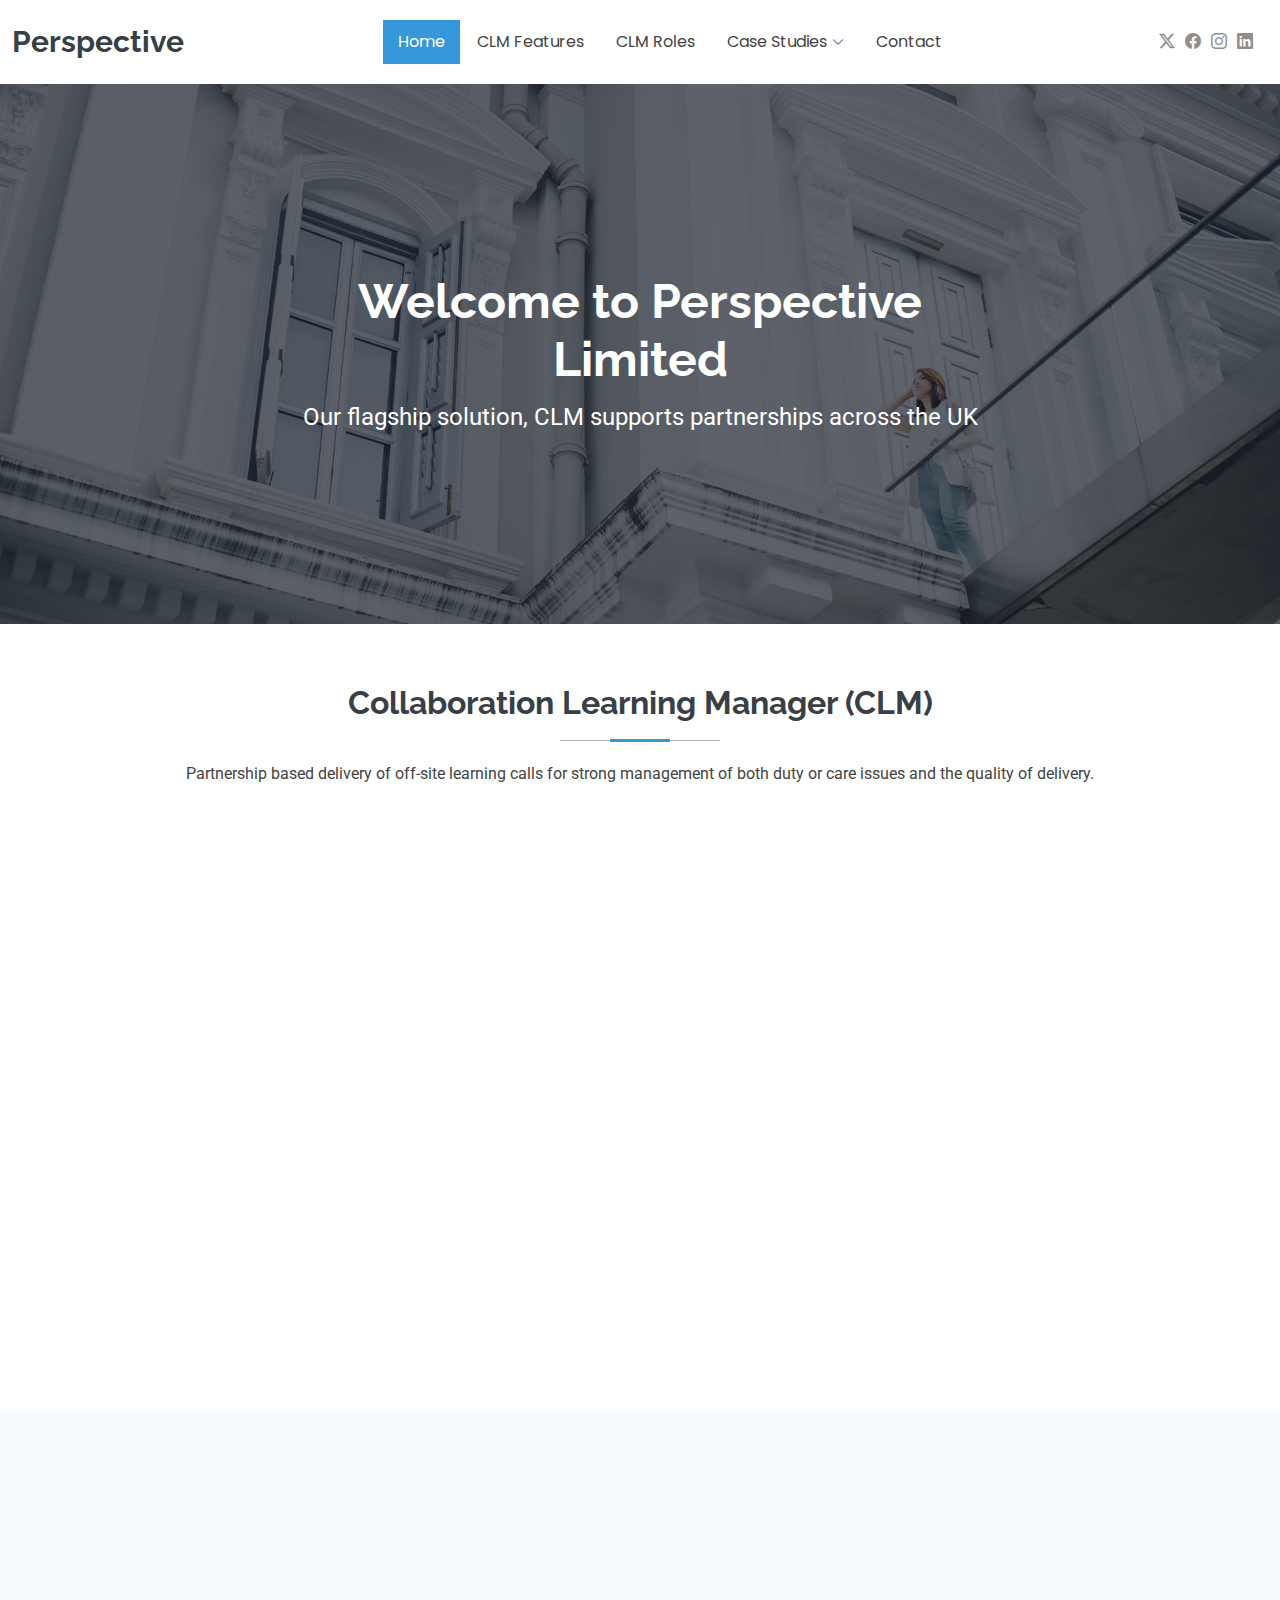
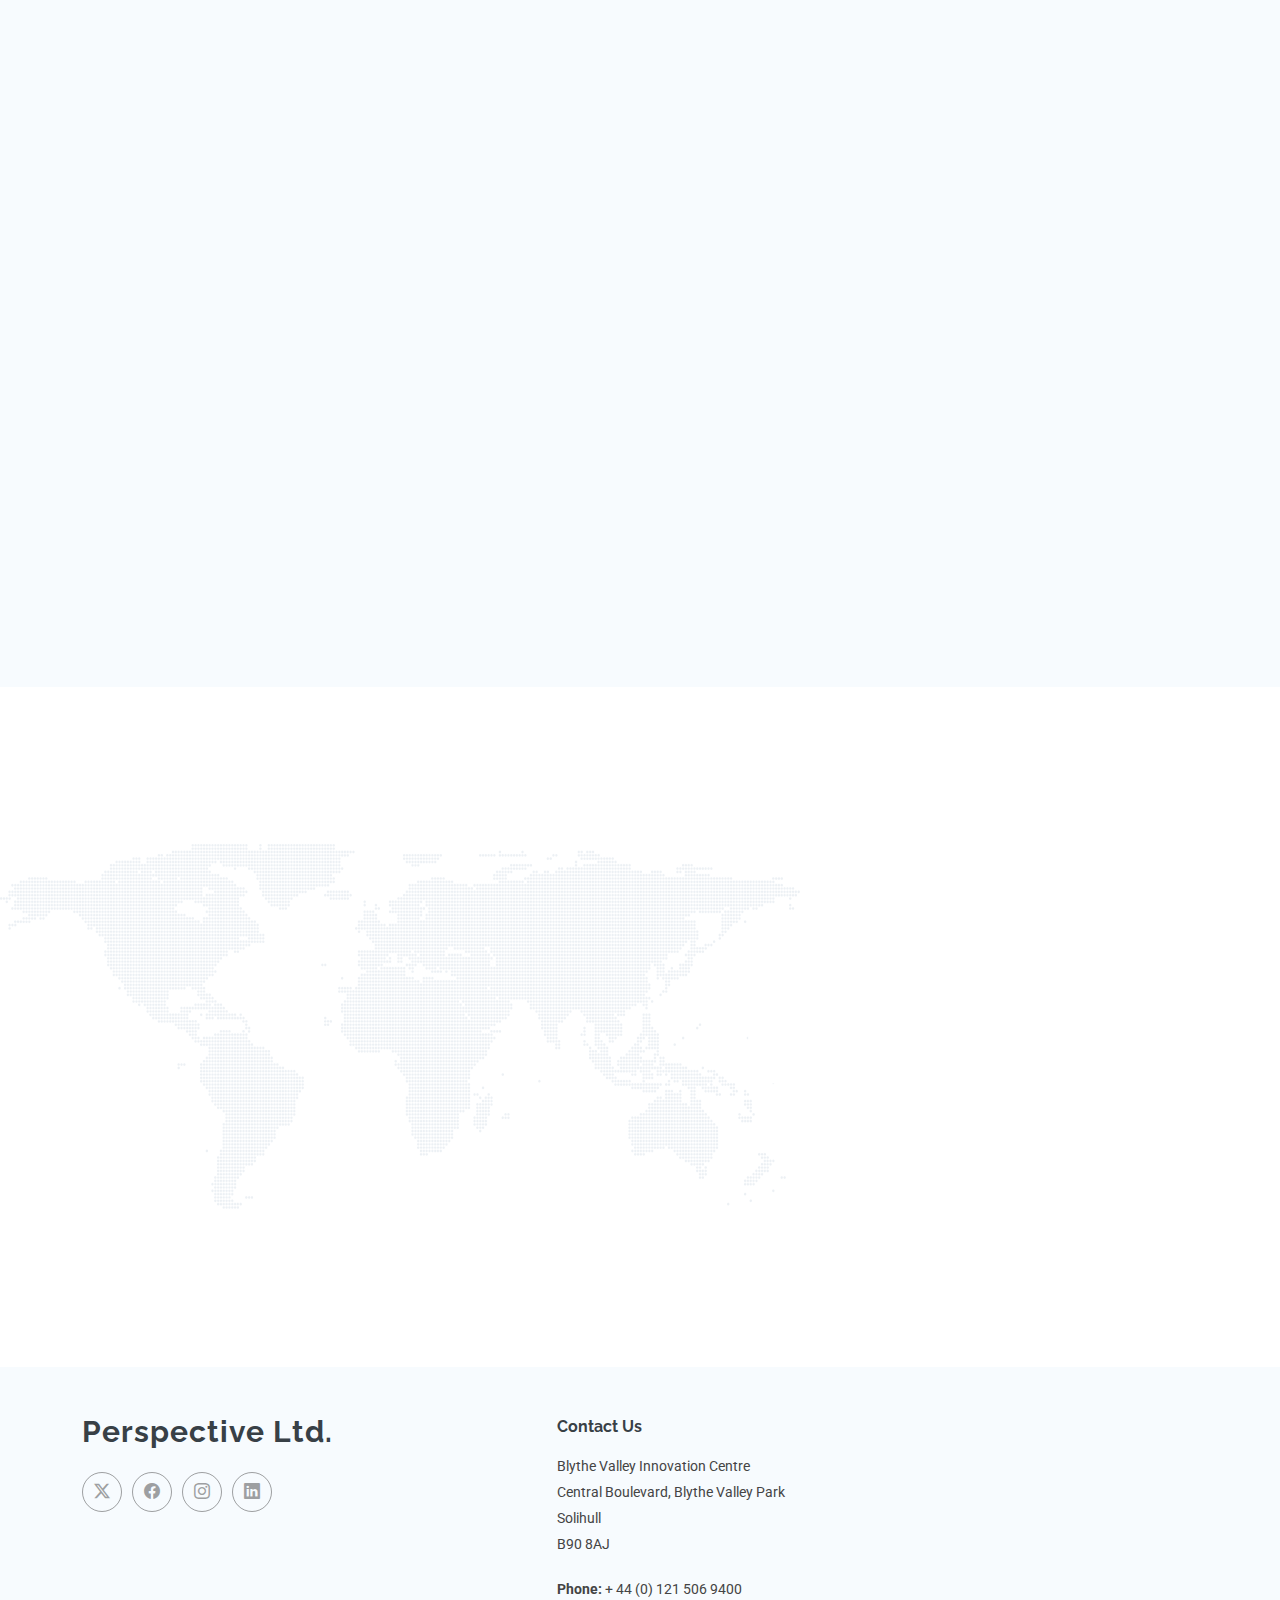
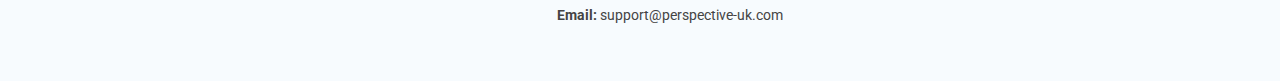
<file: index.html>
<!DOCTYPE html>
<html lang="en">

<head>
  <meta charset="utf-8">
  <meta content="width=device-width, initial-scale=1.0" name="viewport">
  <title>Perspective</title>
  <meta name="description" content="">
  <meta name="keywords" content="">

  <!-- Favicons -->
  <link href="assets/img/favicon.ico" rel="icon">
  <link href="assets/img/apple-touch-icon.png" rel="apple-touch-icon">

  <!-- Fonts -->
  <link href="https://fonts.googleapis.com" rel="preconnect">
  <link href="https://fonts.gstatic.com" rel="preconnect" crossorigin>
  <link
    href="https://fonts.googleapis.com/css2?family=Roboto:ital,wght@0,100;0,300;0,400;0,500;0,700;0,900;1,100;1,300;1,400;1,500;1,700;1,900&family=Poppins:ital,wght@0,100;0,200;0,300;0,400;0,500;0,600;0,700;0,800;0,900;1,100;1,200;1,300;1,400;1,500;1,600;1,700;1,800;1,900&family=Raleway:ital,wght@0,100;0,200;0,300;0,400;0,500;0,600;0,700;0,800;0,900;1,100;1,200;1,300;1,400;1,500;1,600;1,700;1,800;1,900&display=swap"
    rel="stylesheet">

  <!-- Vendor CSS Files -->
  <link href="assets/vendor/bootstrap/css/bootstrap.min.css" rel="stylesheet">
  <link href="assets/vendor/bootstrap-icons/bootstrap-icons.css" rel="stylesheet">
  <link href="assets/vendor/aos/aos.css" rel="stylesheet">
  <link href="assets/vendor/glightbox/css/glightbox.min.css" rel="stylesheet">
  <link href="assets/vendor/swiper/swiper-bundle.min.css" rel="stylesheet">

  <!-- Main CSS File -->
  <link href="assets/css/main.css" rel="stylesheet">

</head>

<body class="index-page">

  <header id="header" class="header d-flex align-items-center sticky-top">
    <div class="container-fluid position-relative d-flex align-items-center justify-content-between">

      <a href="index.html" class="logo d-flex align-items-center me-auto me-xl-0">
        <h1 class="sitename">Perspective</h1>
      </a>

      <nav id="navmenu" class="navmenu">
        <ul>
          <li><a href="index.html#hero" class="active">Home</a></li>
          <li><a href="#services">CLM Features</a></li>
          <li><a href="clm-roles.html">CLM Roles</a></li>
          <li class="dropdown"><a href="#"><span>Case Studies</span> <i
                class="bi bi-chevron-down toggle-dropdown"></i></a>
            <ul>
              <li><a href="case-study1.html">Birmingham East Network</a></li>
              <li><a href="case-study2.html">Coventry City Council</a></li>
            </ul>
          </li>
          <li><a href="#contact">Contact</a></li>
        </ul>
        <i class="mobile-nav-toggle d-xl-none bi bi-list"></i>
      </nav>

      <div class="header-social-links">
        <a href="#" class="twitter"><i class="bi bi-twitter-x"></i></a>
        <a href="#" class="facebook"><i class="bi bi-facebook"></i></a>
        <a href="#" class="instagram"><i class="bi bi-instagram"></i></a>
        <a href="#" class="linkedin"><i class="bi bi-linkedin"></i></a>
      </div>

    </div>
  </header>

  <main class="main">

    <!-- Hero Section -->
    <section id="hero" class="hero section dark-background">

      <img src="assets/img/hero-bg.jpg" alt="" data-aos="fade-in">

      <div class="container text-center" data-aos="fade-up" data-aos-delay="100">
        <div class="row justify-content-center">
          <div class="col-lg-8">
            <h2>Welcome to Perspective Limited</h2>
            <p>Our flagship solution, CLM supports partnerships across the UK</p>
          </div>
        </div>
      </div>

    </section><!-- /Hero Section -->

    <!-- What We Do Section -->
    <section id="what-we-do" class="what-we-do section">

      <!-- Section Title -->
      <div class="container section-title" data-aos="fade-up">
        <h2>Collaboration Learning Manager (CLM)</h2>
        <p>Partnership based delivery of off-site learning calls for strong management of both duty or care issues and
          the quality of delivery.</p>
      </div><!-- End Section Title -->

      <div class="container">

        <div class="row gy-4">

          <div class="col-lg-4" data-aos="fade-up" data-aos-delay="100">
            <div class="why-box">
              <h3>Why Choose CLM?</h3>
              <p>
                Collaborative Learning Manager (CLM) delivers a fast and intuitive web interface that links home schools
                with alternative or off-site providers. CLM is a cost effective, easy to use and time-efficient
                framework to improve learner safety measures and course outcomes.
              </p>
              <div class="text-center">
                <a href="clm-features-details.html" class="more-btn"><span>Learn More</span> <i
                    class="bi bi-chevron-right"></i></a>
              </div>
            </div>
          </div><!-- End Why Box -->

          <div class="col-lg-8 d-flex align-items-stretch">
            <div class="row gy-4" data-aos="fade-up" data-aos-delay="200">

              <div class="col-xl-4">
                <div class="icon-box d-flex flex-column justify-content-center align-items-center">
                  <i class="bi bi-clipboard-data"></i>
                  <h4>Record student attendance</h4>
                  <p>Online recording of student attendance, with absences being instantly available to schools and the
                    partnership administrators.</p>
                </div>
              </div><!-- End Icon Box -->

              <div class="col-xl-4" data-aos="fade-up" data-aos-delay="300">
                <div class="icon-box d-flex flex-column justify-content-center align-items-center">
                  <i class="bi bi-gem"></i>
                  <h4>Monitor student progress</h4>
                  <p>Monitoring of student progress towards qualifications being delivered outside of the school
                    premises. Off-site tutors and school staff can effectively communicate on individual student
                    progression.</p>
                </div>
              </div><!-- End Icon Box -->

              <div class="col-xl-4" data-aos="fade-up" data-aos-delay="400">
                <div class="icon-box d-flex flex-column justify-content-center align-items-center">
                  <i class="bi bi-inboxes"></i>
                  <h4>Measure the overall quality</h4>
                  <p>Measuring the overall quality and effectiveness of the delivery programme.</p>
                </div>
              </div><!-- End Icon Box -->

            </div>
          </div>

        </div>

      </div>

    </section><!-- /What We Do Section -->

    <!-- Services Section -->
    <section id="services" class="services section light-background">

      <!-- Section Title -->
      <div class="container section-title" data-aos="fade-up">
        <h2>CLM Features</h2>
        <p>CLM is an ideal management tool for Partnerships to monitor learners’ attendance and progress whilst they
          attend off-site provision along with quality assurance of providers. The flexible reporting system provides up
          to the minute information for Partnership Managers, schools and training providers.</p>
      </div><!-- End Section Title -->

      <div class="container">

        <div class="row gy-4">

          <div class="col-lg-4 col-md-6" data-aos="fade-up" data-aos-delay="100">
            <div class="service-item  position-relative">
              <div class="icon">
                <i class="bi bi-activity"></i>
              </div>
              <a href="clm-features-details.html" class="stretched-link">
                <h3>Attendance Monitoring</h3>
              </a>
              <p>Provident nihil minus qui consequatur non omnis maiores. Eos accusantium minus dolores iure perferendis
                tempore et consequatur.</p>
            </div>
          </div><!-- End Service Item -->

          <div class="col-lg-4 col-md-6" data-aos="fade-up" data-aos-delay="200">
            <div class="service-item position-relative">
              <div class="icon">
                <i class="bi bi-broadcast"></i>
              </div>
              <a href="clm-features-details.html" class="stretched-link">
                <h3>Progress Monitoring</h3>
              </a>
              <p>Ut autem aut autem non a. Sint sint sit facilis nam iusto sint. Libero corrupti neque eum hic non ut
                nesciunt dolorem.</p>
            </div>
          </div><!-- End Service Item -->

          <div class="col-lg-4 col-md-6" data-aos="fade-up" data-aos-delay="300">
            <div class="service-item position-relative">
              <div class="icon">
                <i class="bi bi-easel"></i>
              </div>
              <a href="clm-features-details.html" class="stretched-link">
                <h3>Real Time Reporting</h3>
              </a>
              <p>Ut excepturi voluptatem nisi sed. Quidem fuga consequatur. Minus ea aut. Vel qui id voluptas adipisci
                eos earum corrupti.</p>
            </div>
          </div><!-- End Service Item -->

          <div class="col-lg-4 col-md-6" data-aos="fade-up" data-aos-delay="400">
            <div class="service-item position-relative">
              <div class="icon">
                <i class="bi bi-bounding-box-circles"></i>
              </div>
              <a href="clm-features-details.html" class="stretched-link">
                <h3>Course Application Module</h3>
              </a>
              <p>Non et temporibus minus omnis sed dolor esse consequatur. Cupiditate sed error ea fuga sit provident
                adipisci neque.</p>
              <a href="clm-features-details.html" class="stretched-link"></a>
            </div>
          </div><!-- End Service Item -->



        </div>

      </div>

    </section><!-- /Services Section -->

    <!-- Contact Section -->
    <section id="contact" class="contact section">

      <!-- Section Title -->
      <div class="container section-title" data-aos="fade-up">
        <h2>Contact</h2>
        <p>As well as benefiting from the unrivalled functionality of CLM, if you are currently using an alternative
          product for your off-site provision then it is highly probable that you could enjoy significant cost savings
          by switching.</p>
        <p>Switching is very simple, to find out more enquire here.</p>
      </div><!-- End Section Title -->

      <div class="container position-relative" data-aos="fade-up" data-aos-delay="100">

        <div class="row gy-4">

          <div class="col-lg-5">
            <div class="info-item d-flex" data-aos="fade-up" data-aos-delay="200">
              <i class="bi bi-geo-alt flex-shrink-0"></i>
              <div>
                <h3>Address</h3>
                <p>Blythe Valley Innovation Centre</p>
                <p>Central Boulevard,
                  Blythe Valley Park,
                  Solihull,
                  B90 8AJ</p>
              </div>
            </div><!-- End Info Item -->

            <div class="info-item d-flex" data-aos="fade-up" data-aos-delay="300">
              <i class="bi bi-telephone flex-shrink-0"></i>
              <div>
                <h3>Call Us</h3>
                <p>+ 44 (0) 121 506 9400</p>
              </div>
            </div><!-- End Info Item -->

            <div class="info-item d-flex" data-aos="fade-up" data-aos-delay="400">
              <i class="bi bi-envelope flex-shrink-0"></i>
              <div>
                <h3>Email Us</h3>
                <p>support@perspective-uk.com</p>
              </div>
            </div><!-- End Info Item -->

          </div>

          <div class="col-lg-7">
            <form action="forms/contact.php" method="post" class="php-email-form" data-aos="fade-up"
              data-aos-delay="500">
              <div class="row gy-4">

                <div class="col-md-6">
                  <input type="text" name="name" class="form-control" placeholder="Your Name" required="">
                </div>

                <div class="col-md-6 ">
                  <input type="email" class="form-control" name="email" placeholder="Your Email" required="">
                </div>

                <div class="col-md-12">
                  <input type="text" class="form-control" name="subject" placeholder="Subject" required="">
                </div>

                <div class="col-md-12">
                  <textarea class="form-control" name="message" rows="6" placeholder="Message" required=""></textarea>
                </div>

                <div class="col-md-12 text-center">
                  <div class="loading">Loading</div>
                  <div class="error-message"></div>
                  <div class="sent-message">Your message has been sent. Thank you!</div>

                  <button type="submit">Send Message</button>
                </div>

              </div>
            </form>
          </div><!-- End Contact Form -->

        </div>

      </div>

    </section><!-- /Contact Section -->

  </main>

  <footer id="footer" class="footer light-background">

    <div class="container footer-top">
      <div class="row gy-4">
        <div class="col-lg-5 col-md-12 footer-about">
          <a href="index.html" class="logo d-flex align-items-center">
            <span class="sitename">Perspective Ltd.</span>
          </a>
          <div class="social-links d-flex mt-4">
            <a href=""><i class="bi bi-twitter-x"></i></a>
            <a href=""><i class="bi bi-facebook"></i></a>
            <a href=""><i class="bi bi-instagram"></i></a>
            <a href=""><i class="bi bi-linkedin"></i></a>
          </div>
        </div>

        <div class="col-lg-3 col-md-12 footer-contact text-center text-md-start">
          <h4>Contact Us</h4>
          <p>Blythe Valley Innovation Centre</p>
          <p>Central Boulevard, Blythe Valley Park</p>
          <p>Solihull</p>
          <p>B90 8AJ</p>
          <p class="mt-4"><strong>Phone:</strong> <span>+ 44 (0) 121 506 9400</span></p>
          <p><strong>Email:</strong> <span>support@perspective-uk.com</span></p>
        </div>

      </div>
    </div>

  </footer>

  <!-- Scroll Top -->
  <a href="#" id="scroll-top" class="scroll-top d-flex align-items-center justify-content-center"><i
      class="bi bi-arrow-up-short"></i></a>

  <!-- Preloader -->
  <div id="preloader"></div>

  <!-- Vendor JS Files -->
  <script src="assets/vendor/bootstrap/js/bootstrap.bundle.min.js"></script>
  <script src="assets/vendor/php-email-form/validate.js"></script>
  <script src="assets/vendor/aos/aos.js"></script>
  <script src="assets/vendor/waypoints/noframework.waypoints.js"></script>
  <script src="assets/vendor/purecounter/purecounter_vanilla.js"></script>
  <script src="assets/vendor/glightbox/js/glightbox.min.js"></script>
  <script src="assets/vendor/imagesloaded/imagesloaded.pkgd.min.js"></script>
  <script src="assets/vendor/isotope-layout/isotope.pkgd.min.js"></script>
  <script src="assets/vendor/swiper/swiper-bundle.min.js"></script>

  <!-- Main JS File -->
  <script src="assets/js/main.js"></script>

</body>

</html>
</file>
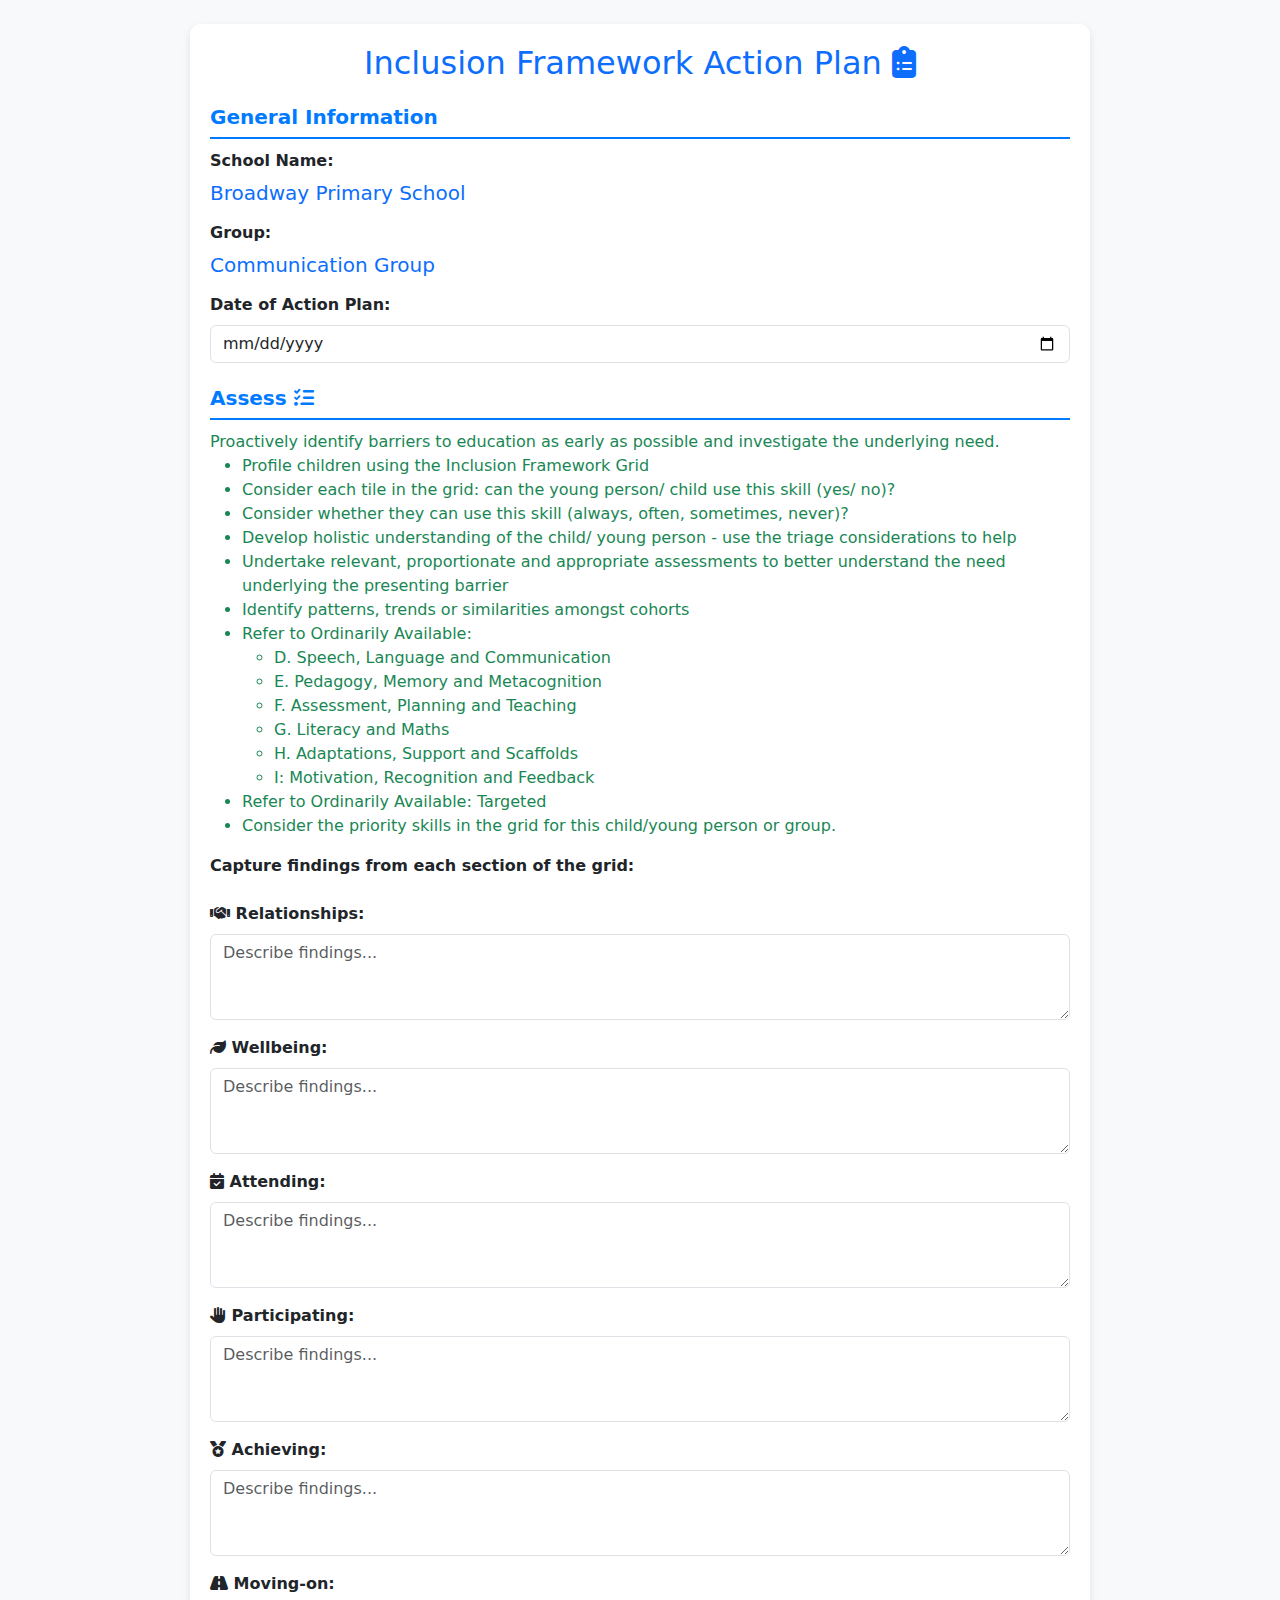
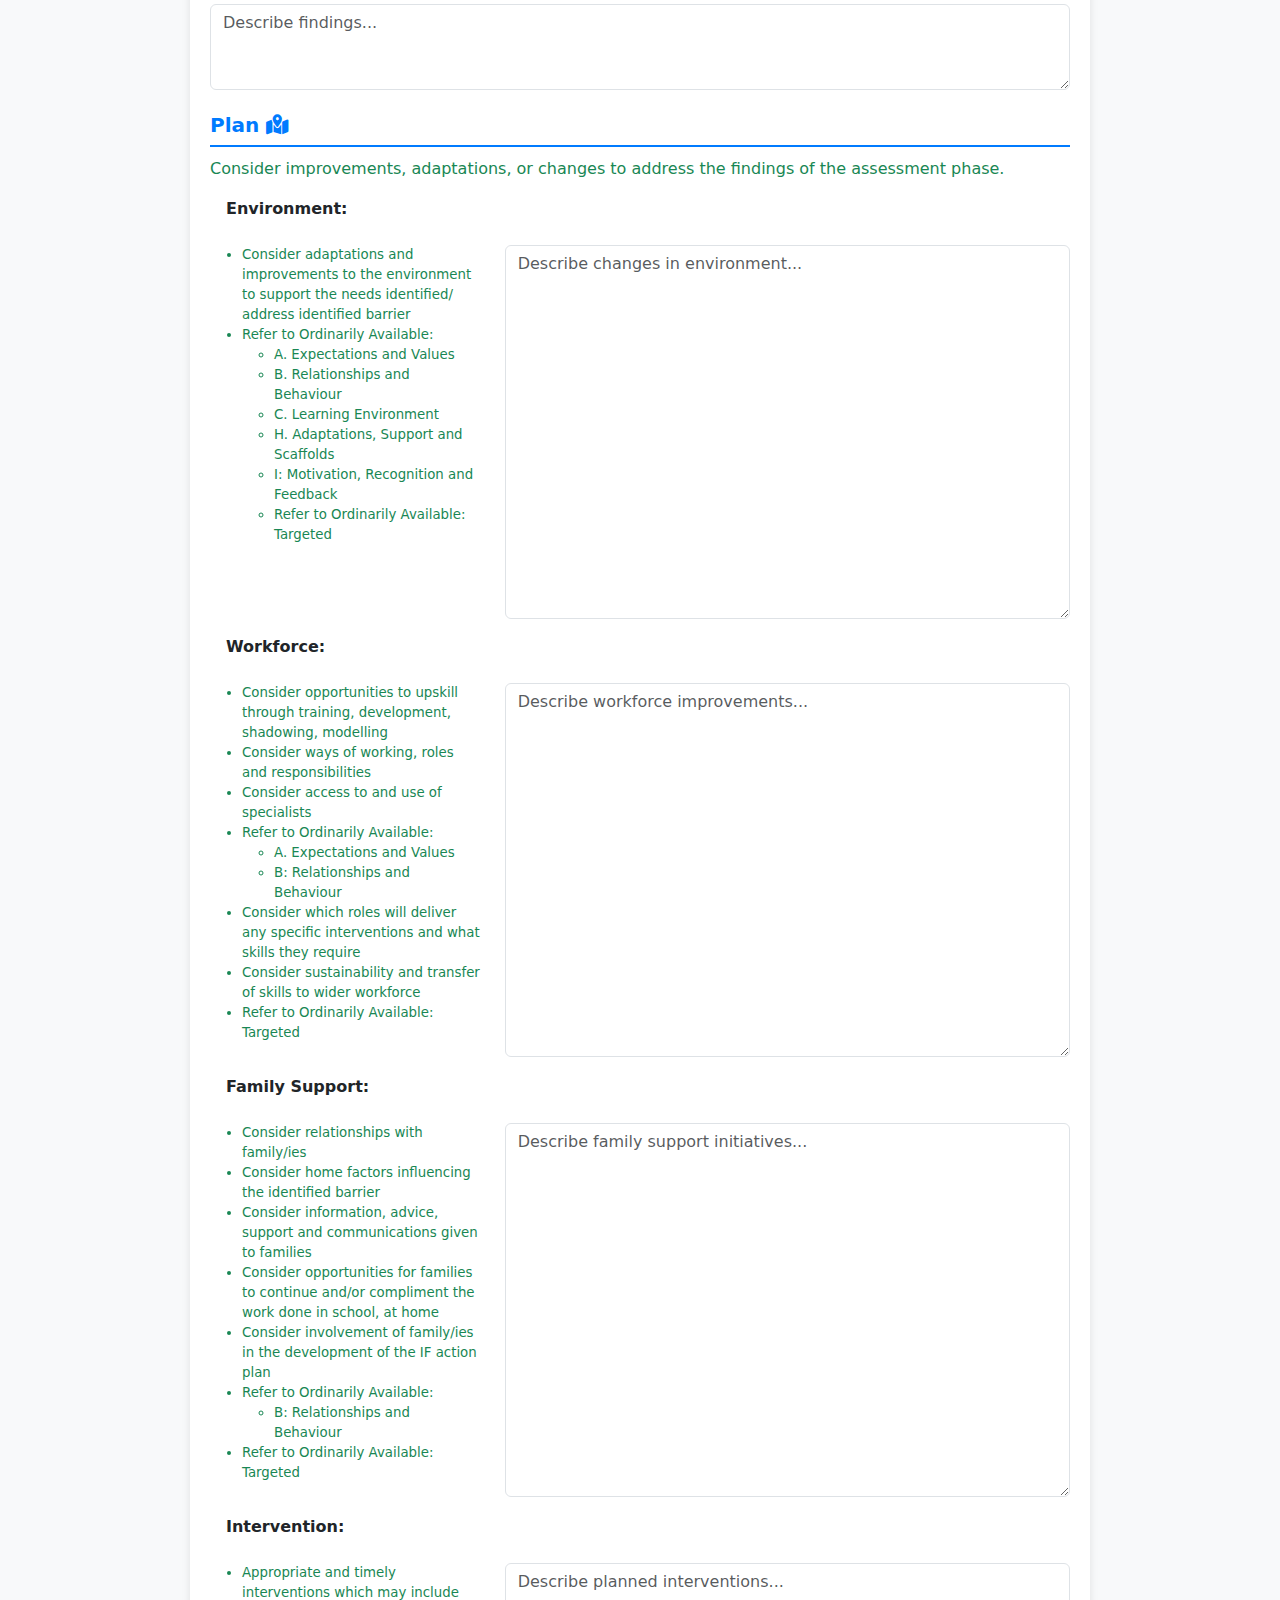
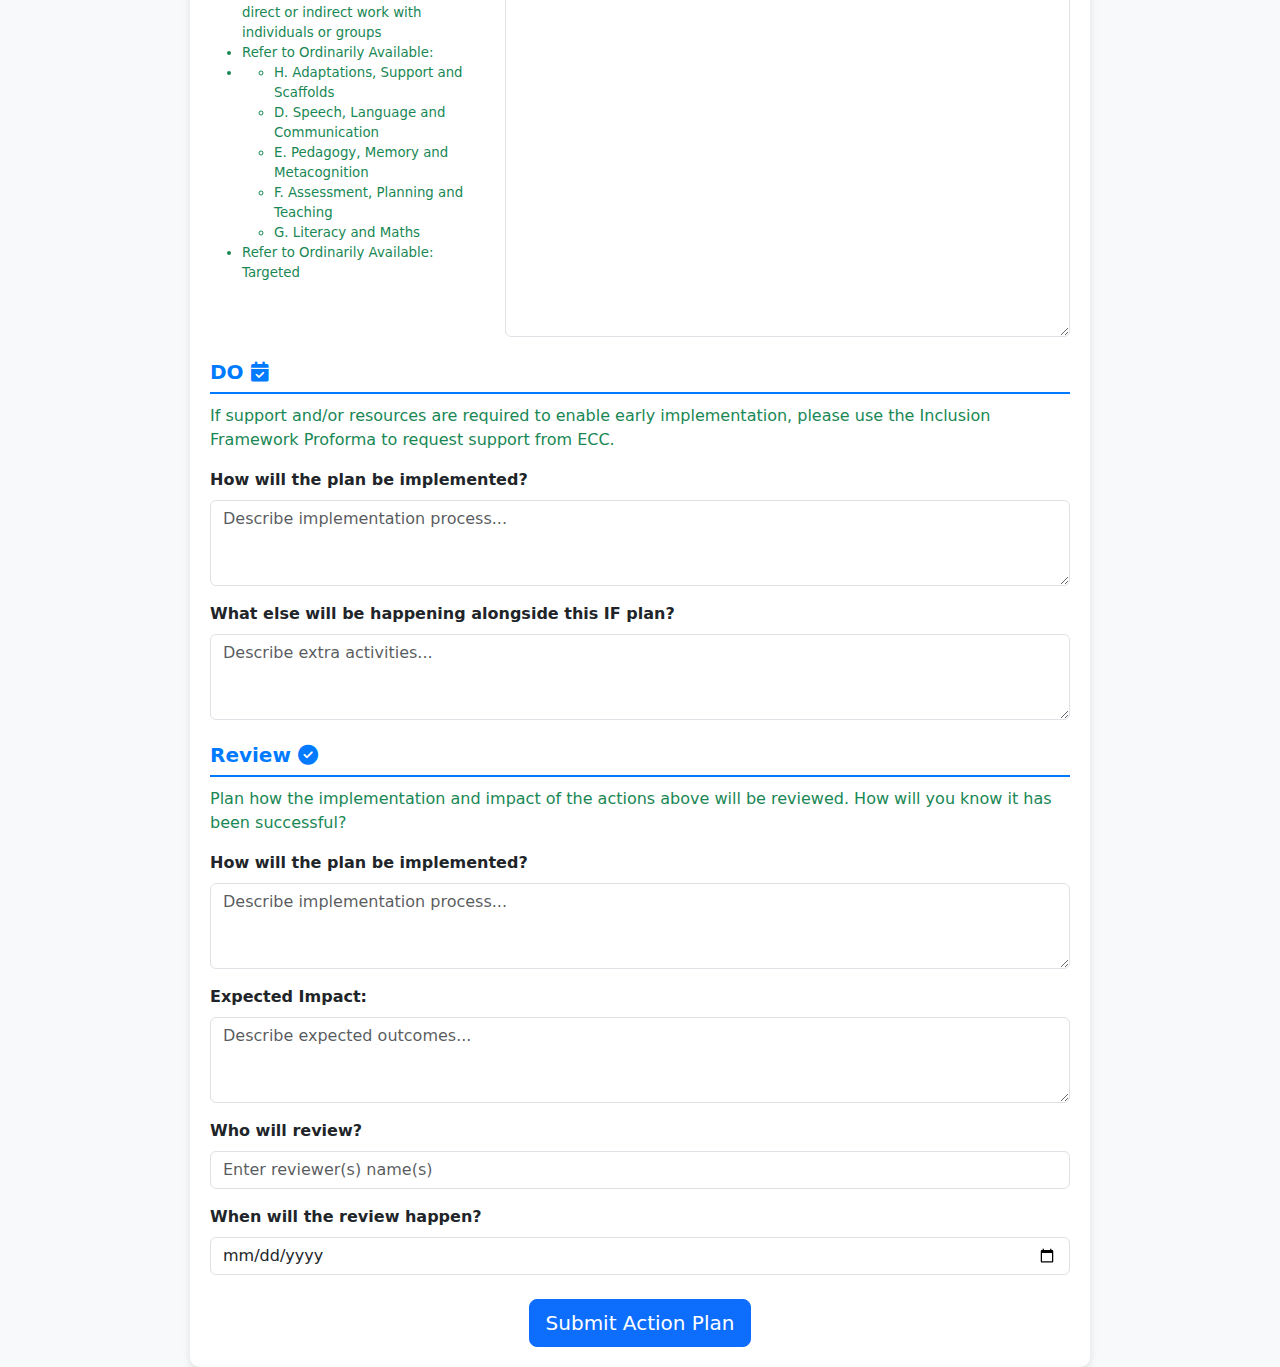
<file: actionplan.html>
<!DOCTYPE html>
<html lang="en">
<head>
    <meta charset="UTF-8">
    <meta name="viewport" content="width=device-width, initial-scale=1.0">
    <title>Inclusion Framework Action Plan</title>
    <link href="https://cdn.jsdelivr.net/npm/bootstrap@5.3.0/dist/css/bootstrap.min.css" rel="stylesheet">
    <script src="https://cdn.jsdelivr.net/npm/bootstrap@5.3.0/dist/js/bootstrap.bundle.min.js"></script>
    <link rel="stylesheet" href="https://cdnjs.cloudflare.com/ajax/libs/font-awesome/6.4.2/css/all.min.css">

    <style>
        body {
            background-color: #f8f9fa;
        }
        .container {
            max-width: 900px;
            background: white;
            padding: 20px;
            border-radius: 10px;
            box-shadow: 0 4px 8px rgba(0, 0, 0, 0.1);
        }
        .form-label {
            font-weight: bold;
        }
        .section-title {
            margin-top: 20px;
            margin-bottom: 10px;
            padding-bottom: 5px;
            border-bottom: 2px solid #007bff;
            font-size: 1.25rem;
            font-weight: bold;
            color: #007bff;
        }
    </style>
</head>
<body>
    <div class="container mt-4">
        <h2 class="text-center text-primary">Inclusion Framework Action Plan <i class="fa fa-clipboard-list"></i></h2>
        
        <form>
            <!-- General Information -->
            <div class="section-title">General Information</div>
            <div class="mb-3">
                <label class="form-label">School Name:</label>
                <h5 class="text-primary">Broadway Primary School</h5>
            </div>
            <div class="mb-3">
                <label class="form-label">Group:</label>
                <h5 class="text-primary">Communication Group</h5>
            </div>
            <div class="mb-3">
                <label class="form-label">Date of Action Plan:</label>
                <input type="date" class="form-control">
            </div>
            
            <!-- Assessment Section -->
            <div class="section-title">Assess <i class="fas fa-tasks"></i></div>
            <span class="text-success mb-5">
                Proactively identify barriers to education as early as possible and investigate the underlying need.
            </span>
            <div class="text-success mb-3">
                <ul>
                    <li>Profile children using the Inclusion Framework Grid</li>
                    <li>Consider each tile in the grid: can the young person/ child use this skill (yes/ no)?</li>
                    <li>Consider whether they can use this skill (always, often, sometimes, never)?</li>
                    <li>Develop holistic understanding of the child/ young person - use the triage considerations to help</li>
                    <li>Undertake relevant, proportionate and appropriate assessments to better understand the need underlying the presenting barrier </li>
                    <li>Identify patterns, trends or similarities amongst cohorts</li>
                    <li>
                        Refer to Ordinarily Available:
                        <ul>
                            <li>D. Speech, Language and Communication </li>
                            <li>E. Pedagogy, Memory and Metacognition </li>
                            <li>F. Assessment, Planning and Teaching</li> 
                            <li>G. Literacy and Maths</li>
                            <li>H. Adaptations, Support and Scaffolds</li>
                            <li>I: Motivation, Recognition and Feedback</li>                                
                        </ul>
                    </li>
                    <li>Refer to Ordinarily Available: Targeted</li>
                    <li>Consider the priority skills in the grid for this child/young person or group.</li>
                </ul>
            </div>
            <div class="mb-3">
                <label class="form-label">Capture findings from each section of the grid:</label>
            </div>
            <div class="mb-3">
                <label class="form-label"><i class="fa fa-handshake"></i> Relationships:</label>
                <textarea class="form-control" rows="3" placeholder="Describe findings..."></textarea>
            </div>
            <div class="mb-3">
                <label class="form-label"><i class="fa fa-leaf"></i> Wellbeing:</label>
                <textarea class="form-control" rows="3" placeholder="Describe findings..."></textarea>
            </div>
            <div class="mb-3">
                <label class="form-label"><i class="fa fa-calendar-check"></i> Attending:</label>
                <textarea class="form-control" rows="3" placeholder="Describe findings..."></textarea>
            </div>
            <div class="mb-3">
                <label class="form-label"><i class="fa fa-hand-paper"></i> Participating:</label>
                <textarea class="form-control" rows="3" placeholder="Describe findings..."></textarea>
            </div>
            <div class="mb-3">
                <label class="form-label"><i class="fa fa-medal"></i> Achieving:</label>
                <textarea class="form-control" rows="3" placeholder="Describe findings..."></textarea>
            </div>
            <div class="mb-3">
                <label class="form-label"><i class="fa fa-road"></i> Moving-on:</label>
                <textarea class="form-control" rows="3" placeholder="Describe findings..."></textarea>
            </div>
            
            <!-- Plan Section -->
            <div class="section-title">Plan <i class="fas fa-map-marked-alt"></i></div>
            <span class="text-success mb-5">
                Consider improvements, adaptations, or changes to address the findings of the assessment phase.
            </span>
            <div class="m-3">
                <label class="form-label">Environment:</label>
            </div>
            <div class="row">
                <div class="col-lg-4">
                    <div class="text-success" style="font-size: smaller;">
                        <ul>
                            <li>Consider adaptations and improvements to the environment to support the needs identified/ address identified barrier</li>
                            <li>Refer to Ordinarily Available: </li>
                            <ul>
                                <li>A. Expectations and Values</li>
                                <li>B. Relationships and Behaviour</li>
                                <li>C. Learning Environment</li>
                                <li>H. Adaptations, Support and Scaffolds</li>
                                <li>I: Motivation, Recognition and Feedback</li>
                                <li>Refer to Ordinarily Available: Targeted</li>
                            </ul>
                        </ul>
                    </div>                    
                </div>
                <div class="col-lg-8">
                    <textarea class="form-control" rows="15" placeholder="Describe changes in environment..."></textarea>
                </div>
            </div>
            <div class="m-3">
                <label class="form-label">Workforce:</label>
            </div>
            <div class="row">
                <div class="col-lg-4">
                    <div class="text-success" style="font-size: smaller;">
                        <ul>
                            <li>Consider opportunities to upskill through training, development, shadowing, modelling</li>
                            <li>Consider ways of working, roles and responsibilities </li>
                            <li>Consider access to and use of specialists</li>
                            <li>
                                Refer to Ordinarily Available:
                                <ul>
                                    <li>A. Expectations and Values</li>
                                    <li>B: Relationships and Behaviour</li>
                                </ul>
                            </li> 
                            <li>Consider which roles will deliver any specific interventions and what skills they require </li>
                            <li>Consider sustainability and transfer of skills to wider workforce </li>
                            <li>Refer to Ordinarily Available: Targeted</li>
                        </ul>
                    </div>                    
                </div>
                <div class="col-lg-8">
                    <textarea class="form-control" rows="15" placeholder="Describe workforce improvements..."></textarea>
                </div>
            </div>
            <div class="m-3">
                <label class="form-label">Family Support:</label>
            </div>
            <div class="row">
                <div class="col-lg-4">
                    <div class="text-success" style="font-size: smaller;">
                        <ul>
                            <li>Consider relationships with family/ies</li>
                            <li>Consider home factors influencing the identified barrier</li>
                            <li>Consider information, advice, support and communications given to families </li>
                            <li>Consider opportunities for families to continue and/or compliment the work done in school, at home</li>
                            <li>Consider involvement of family/ies in the development of the IF action plan</li>
                            <li>
                                Refer to Ordinarily Available:
                                <ul>
                                    <li>B: Relationships and Behaviour</li>
                                </ul>
                            </li>                        
                            <li>Refer to Ordinarily Available: Targeted</li>
                        </ul>
                    </div>                    
                </div>
                <div class="col-lg-8">
                    <textarea class="form-control" rows="15" placeholder="Describe family support initiatives..."></textarea>
                </div>
            </div>
            <div class="m-3">
                <label class="form-label">Intervention:</label>
            </div>
            <div class="row">
                <div class="col-lg-4">
                    <div class="text-success" style="font-size: smaller;">
                        <ul>
                            <li>Appropriate and timely interventions which may include direct or indirect work with individuals or groups</li>
                            <li>Refer to Ordinarily Available:</li>
                                <li>
                                    <ul>
                                        <li>H. Adaptations, Support and Scaffolds</li>
                                        <li>D. Speech, Language and Communication </li>
                                        <li>E. Pedagogy, Memory and Metacognition </li>
                                        <li>F. Assessment, Planning and Teaching </li>
                                        <li>G. Literacy and Maths</li>
                                    </ul>
                                </li>
                            <li>Refer to Ordinarily Available: Targeted</li>
                        </ul>
                    </div>                    
                </div>
                <div class="col-lg-8">
                    <textarea class="form-control" rows="15" placeholder="Describe planned interventions..."></textarea>
                </div>
            </div>
            
            <!-- DO Section -->
            <div class="section-title">DO <i class="fas fa-calendar-check"></i></div>
            <div class="mb-3">
                <span class="text-success">
                    If support and/or resources are required to enable early implementation, please use the Inclusion Framework Proforma to request support from ECC.
                </span>
            </div>
            <div class="mb-3">
                <label class="form-label">How will the plan be implemented?</label>
                <textarea class="form-control" rows="3" placeholder="Describe implementation process..."></textarea>
            </div>
            <div class="mb-3">
                <label class="form-label">What else will be happening alongside this IF plan?</label>
                <textarea class="form-control" rows="3" placeholder="Describe extra activities..."></textarea>
            </div>

            <!-- Review Section -->
            <div class="section-title">Review <i class="fas fa-check-circle"></i></div>
            <div class="mb-3">
                <span class="text-success">
                    Plan how the implementation and impact of the actions above will be reviewed. How will you know it has been successful?
                </span>
            </div>
            <div class="mb-3">
                <label class="form-label">How will the plan be implemented?</label>
                <textarea class="form-control" rows="3" placeholder="Describe implementation process..."></textarea>
            </div>
            <div class="mb-3">
                <label class="form-label">Expected Impact:</label>
                <textarea class="form-control" rows="3" placeholder="Describe expected outcomes..."></textarea>
            </div>
            <div class="mb-3">
                <label class="form-label">Who will review?</label>
                <input type="text" class="form-control" placeholder="Enter reviewer(s) name(s)">
            </div>
            <div class="mb-3">
                <label class="form-label">When will the review happen?</label>
                <input type="date" class="form-control">
            </div>

            <!-- Submit Button -->
            <div class="text-center mt-4">
                <button type="submit" class="btn btn-primary btn-lg">Submit Action Plan</button>
            </div>
        </form>
    </div>
</body>
</html>
</file>
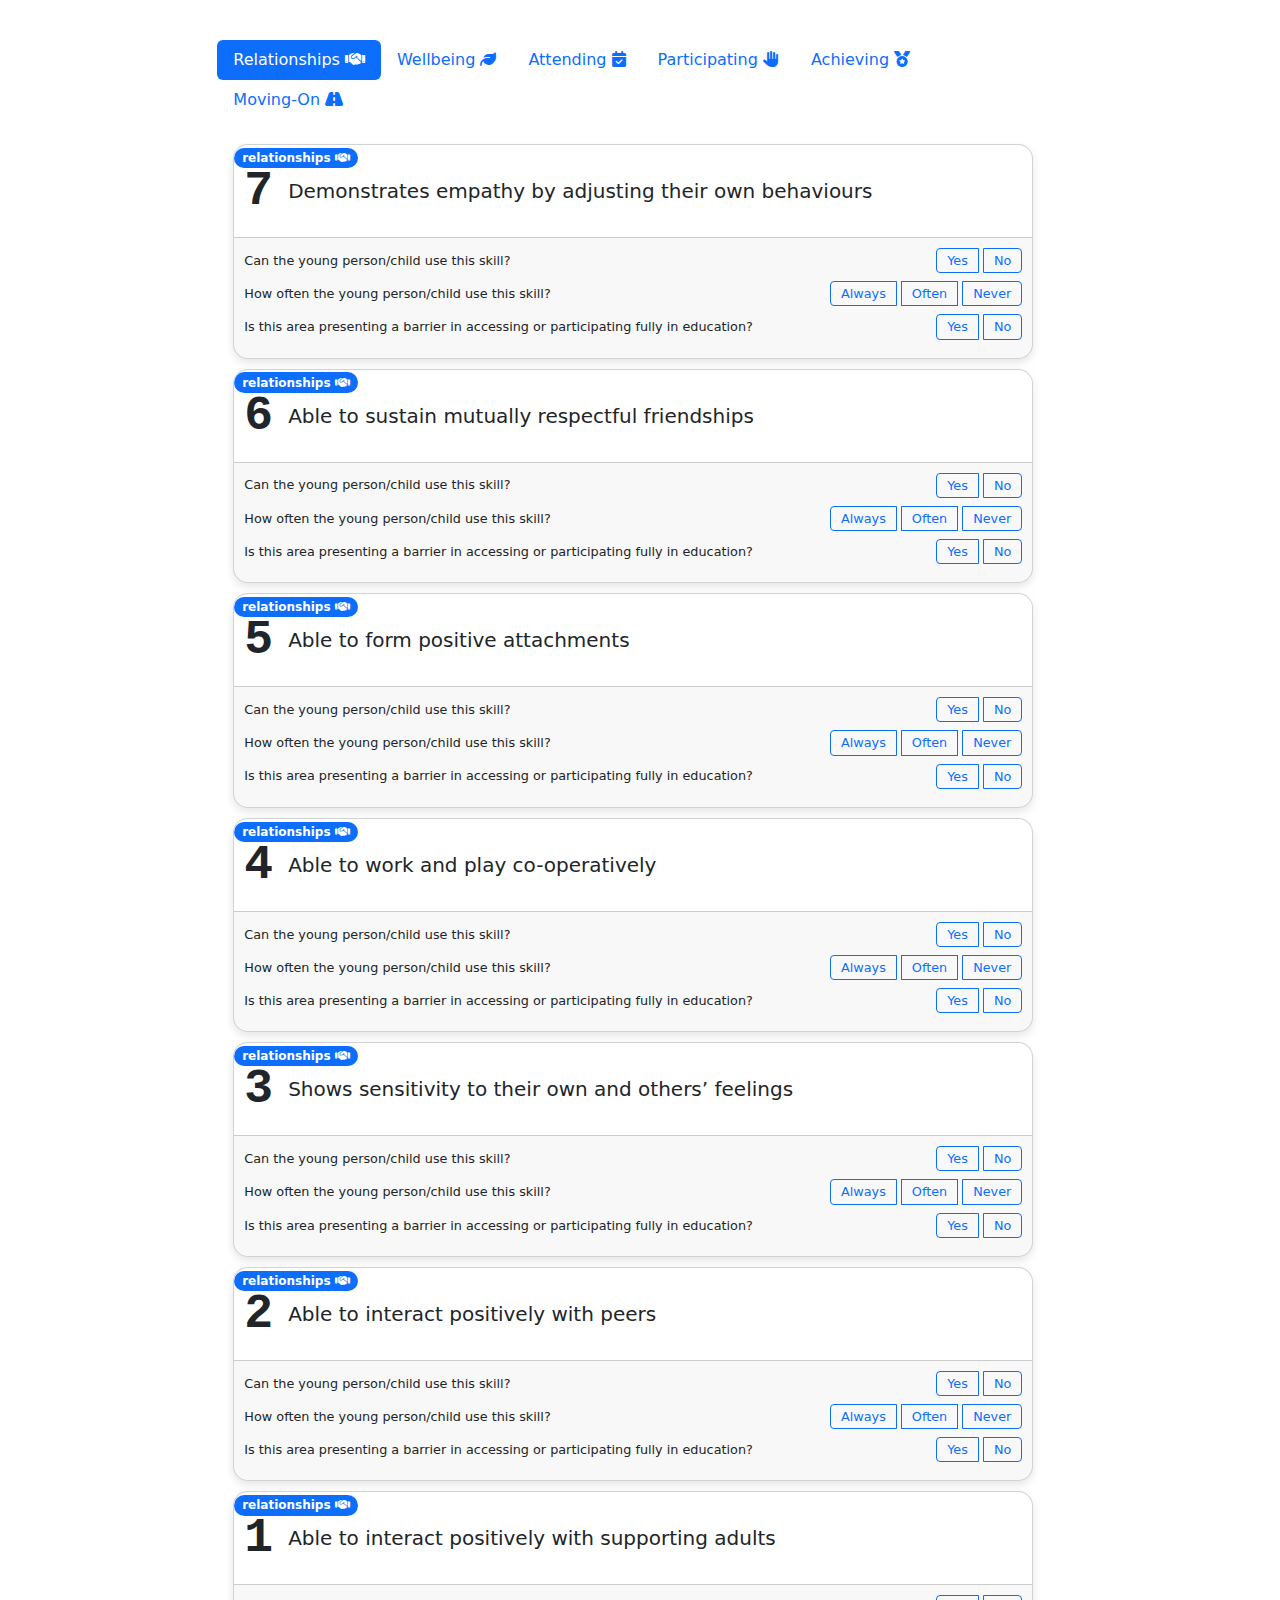
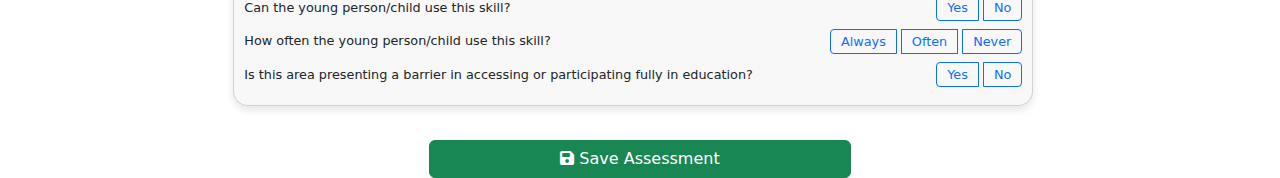
<file: assessment_form.html>
<!DOCTYPE html>
<html lang="en">

<head>
    <meta charset="UTF-8">
    <meta name="viewport" content="width=device-width, initial-scale=1.0">
    <title>Assessment Form</title>
    <link href="https://cdn.jsdelivr.net/npm/bootstrap@5.3.0/dist/css/bootstrap.min.css" rel="stylesheet">
    <script src="https://cdn.jsdelivr.net/npm/bootstrap@5.3.0/dist/js/bootstrap.bundle.min.js"></script>
    <link rel="stylesheet" href="https://cdnjs.cloudflare.com/ajax/libs/font-awesome/6.4.2/css/all.min.css">

    <style>
        .card {
            border-radius: 15px;
            overflow: hidden;
            width: 800px;
            /* margin: 5px auto; */
            margin-bottom: 10px;
            box-shadow: 0 4px 8px rgba(0, 0, 0, 0.1);
        }

        .card-body {
            padding: 10px;
        }

        .card-footer {
            padding: 10px;
            font-size: 0.8rem;
            line-height: 1.2;
            /* Tighten up text spacing */
        }

        .footer-row {
            display: flex;
            align-items: center;
            justify-content: space-between;
            gap: 10px;
            margin-bottom: 8px;
            /* Add vertical spacing between rows */
        }

        .btn-group {
            display: flex;
            gap: 5px;
        }

        .btn-group .btn {
            padding: 2px 10px;
            /* Smaller buttons */
            font-size: 0.8rem;
            /* Compact text size */
        }
    </style>
</head>

<body>
    <p><br></p>
    <div class="row">
        <div class="d-grid gap-2 col-8 mx-auto">
            <ul class="nav nav-pills " role="tablist">
                                <li class="nav-item" role="relationships">
                    <button class="nav-link active" id="pills-relationships-tab" data-bs-toggle="pill"
                        data-bs-target="#pills-relationships" type="button" role="tab" aria-controls="pills-relationships"
                        aria-selected="true">Relationships <i class="fa fa-handshake"></i> </button>
                </li>
                                <li class="nav-item" role="wellbeing">
                    <button class="nav-link " id="pills-wellbeing-tab" data-bs-toggle="pill"
                        data-bs-target="#pills-wellbeing" type="button" role="tab" aria-controls="pills-wellbeing"
                        aria-selected="true">Wellbeing <i class="fa fa-leaf"></i> </button>
                </li>
                                <li class="nav-item" role="attending">
                    <button class="nav-link " id="pills-attending-tab" data-bs-toggle="pill"
                        data-bs-target="#pills-attending" type="button" role="tab" aria-controls="pills-attending"
                        aria-selected="true">Attending <i class="fa fa-calendar-check"></i> </button>
                </li>
                                <li class="nav-item" role="participating">
                    <button class="nav-link " id="pills-participating-tab" data-bs-toggle="pill"
                        data-bs-target="#pills-participating" type="button" role="tab" aria-controls="pills-participating"
                        aria-selected="true">Participating <i class="fa fa-hand-paper"></i> </button>
                </li>
                                <li class="nav-item" role="achieving">
                    <button class="nav-link " id="pills-achieving-tab" data-bs-toggle="pill"
                        data-bs-target="#pills-achieving" type="button" role="tab" aria-controls="pills-achieving"
                        aria-selected="true">Achieving <i class="fa fa-medal"></i> </button>
                </li>
                                <li class="nav-item" role="moving-on">
                    <button class="nav-link " id="pills-moving-on-tab" data-bs-toggle="pill"
                        data-bs-target="#pills-moving-on" type="button" role="tab" aria-controls="pills-moving-on"
                        aria-selected="true">Moving-On <i class="fa fa-road"></i> </button>
                </li>
                            </ul>
            <div class="tab-content" id="pills-tabContent">
                                <div class="tab-pane p-3 fade  show active" id="pills-relationships"
                    role="tabpanel" aria-labelledby="pills-relationships-tab">
                    
                    <div class="card">
                        <div class="card-body text-center d-flex align-items-center" id="card-body">
                            <div class="position-absolute top-0 start-0">
                                <span class="badge rounded-pill bg-primary">relationships <i class="fa fa-handshake"></i> </span>
                            </div>
                            <div style="font-size: 3rem; font-family: 'Courier New', Courier, monospace; font-weight: bold; margin-right: 15px;">
                                7
                            </div>
                            <h3 class="lead m-0">Demonstrates empathy by adjusting their own behaviours</h3>
                        </div>
                        <div class="card-footer">
                            <div class="footer-row">
                                <span>Can the young person/child use this skill?</span>
                                <div class="btn-group">
                                    <input type="radio" name="skill-use-Relationships7" id="skill-yes-Relationships7" value="yes" class="btn-check">
                                    <label for="skill-yes-Relationships7" class="btn btn-outline-primary btn-sm">Yes</label>
                                    <input type="radio" name="skill-use-Relationships7" id="skill-no-Relationships7" value="no" class="btn-check">
                                    <label for="skill-no-Relationships7" class="btn btn-outline-primary btn-sm">No</label>
                                </div>
                            </div>
                            <div class="footer-row">
                                <span>How often the young person/child use this skill?</span>
                                <div class="btn-group">
                                    <input type="radio" name="skill-frequency-Relationships7" id="frequency-always-Relationships7" value="always" class="btn-check">
                                    <label for="frequency-always-Relationships7" class="btn btn-outline-primary btn-sm">Always</label>
                                    <input type="radio" name="skill-frequency-Relationships7" id="frequency-often-Relationships7" value="often" class="btn-check">
                                    <label for="frequency-often-Relationships7" class="btn btn-outline-primary btn-sm">Often</label>
                                    <input type="radio" name="skill-frequency-Relationships7" id="frequency-never-Relationships7" value="never" class="btn-check">
                                    <label for="frequency-never-Relationships7" class="btn btn-outline-primary btn-sm">Never</label>
                                </div>
                            </div>
                            <div class="footer-row">
                                <span>Is this area presenting a barrier in accessing or participating fully in education?</span>
                                <div class="btn-group">
                                    <input type="radio" name="education-barrier-Relationships7" id="barrier-yes-Relationships7" value="yes" class="btn-check">
                                    <label for="barrier-yes-Relationships7" class="btn btn-outline-primary btn-sm">Yes</label>
                                    <input type="radio" name="education-barrier-Relationships7" id="barrier-no-Relationships7" value="no" class="btn-check">
                                    <label for="barrier-no-Relationships7" class="btn btn-outline-primary btn-sm">No</label>
                                </div>
                            </div>
                        </div>
                    </div>

                    
                    <div class="card">
                        <div class="card-body text-center d-flex align-items-center" id="card-body">
                            <div class="position-absolute top-0 start-0">
                                <span class="badge rounded-pill bg-primary">relationships <i class="fa fa-handshake"></i> </span>
                            </div>
                            <div style="font-size: 3rem; font-family: 'Courier New', Courier, monospace; font-weight: bold; margin-right: 15px;">
                                6
                            </div>
                            <h3 class="lead m-0">Able to sustain mutually respectful friendships</h3>
                        </div>
                        <div class="card-footer">
                            <div class="footer-row">
                                <span>Can the young person/child use this skill?</span>
                                <div class="btn-group">
                                    <input type="radio" name="skill-use-Relationships6" id="skill-yes-Relationships6" value="yes" class="btn-check">
                                    <label for="skill-yes-Relationships6" class="btn btn-outline-primary btn-sm">Yes</label>
                                    <input type="radio" name="skill-use-Relationships6" id="skill-no-Relationships6" value="no" class="btn-check">
                                    <label for="skill-no-Relationships6" class="btn btn-outline-primary btn-sm">No</label>
                                </div>
                            </div>
                            <div class="footer-row">
                                <span>How often the young person/child use this skill?</span>
                                <div class="btn-group">
                                    <input type="radio" name="skill-frequency-Relationships6" id="frequency-always-Relationships6" value="always" class="btn-check">
                                    <label for="frequency-always-Relationships6" class="btn btn-outline-primary btn-sm">Always</label>
                                    <input type="radio" name="skill-frequency-Relationships6" id="frequency-often-Relationships6" value="often" class="btn-check">
                                    <label for="frequency-often-Relationships6" class="btn btn-outline-primary btn-sm">Often</label>
                                    <input type="radio" name="skill-frequency-Relationships6" id="frequency-never-Relationships6" value="never" class="btn-check">
                                    <label for="frequency-never-Relationships6" class="btn btn-outline-primary btn-sm">Never</label>
                                </div>
                            </div>
                            <div class="footer-row">
                                <span>Is this area presenting a barrier in accessing or participating fully in education?</span>
                                <div class="btn-group">
                                    <input type="radio" name="education-barrier-Relationships6" id="barrier-yes-Relationships6" value="yes" class="btn-check">
                                    <label for="barrier-yes-Relationships6" class="btn btn-outline-primary btn-sm">Yes</label>
                                    <input type="radio" name="education-barrier-Relationships6" id="barrier-no-Relationships6" value="no" class="btn-check">
                                    <label for="barrier-no-Relationships6" class="btn btn-outline-primary btn-sm">No</label>
                                </div>
                            </div>
                        </div>
                    </div>

                    
                    <div class="card">
                        <div class="card-body text-center d-flex align-items-center" id="card-body">
                            <div class="position-absolute top-0 start-0">
                                <span class="badge rounded-pill bg-primary">relationships <i class="fa fa-handshake"></i> </span>
                            </div>
                            <div style="font-size: 3rem; font-family: 'Courier New', Courier, monospace; font-weight: bold; margin-right: 15px;">
                                5
                            </div>
                            <h3 class="lead m-0">Able to form positive attachments</h3>
                        </div>
                        <div class="card-footer">
                            <div class="footer-row">
                                <span>Can the young person/child use this skill?</span>
                                <div class="btn-group">
                                    <input type="radio" name="skill-use-Relationships5" id="skill-yes-Relationships5" value="yes" class="btn-check">
                                    <label for="skill-yes-Relationships5" class="btn btn-outline-primary btn-sm">Yes</label>
                                    <input type="radio" name="skill-use-Relationships5" id="skill-no-Relationships5" value="no" class="btn-check">
                                    <label for="skill-no-Relationships5" class="btn btn-outline-primary btn-sm">No</label>
                                </div>
                            </div>
                            <div class="footer-row">
                                <span>How often the young person/child use this skill?</span>
                                <div class="btn-group">
                                    <input type="radio" name="skill-frequency-Relationships5" id="frequency-always-Relationships5" value="always" class="btn-check">
                                    <label for="frequency-always-Relationships5" class="btn btn-outline-primary btn-sm">Always</label>
                                    <input type="radio" name="skill-frequency-Relationships5" id="frequency-often-Relationships5" value="often" class="btn-check">
                                    <label for="frequency-often-Relationships5" class="btn btn-outline-primary btn-sm">Often</label>
                                    <input type="radio" name="skill-frequency-Relationships5" id="frequency-never-Relationships5" value="never" class="btn-check">
                                    <label for="frequency-never-Relationships5" class="btn btn-outline-primary btn-sm">Never</label>
                                </div>
                            </div>
                            <div class="footer-row">
                                <span>Is this area presenting a barrier in accessing or participating fully in education?</span>
                                <div class="btn-group">
                                    <input type="radio" name="education-barrier-Relationships5" id="barrier-yes-Relationships5" value="yes" class="btn-check">
                                    <label for="barrier-yes-Relationships5" class="btn btn-outline-primary btn-sm">Yes</label>
                                    <input type="radio" name="education-barrier-Relationships5" id="barrier-no-Relationships5" value="no" class="btn-check">
                                    <label for="barrier-no-Relationships5" class="btn btn-outline-primary btn-sm">No</label>
                                </div>
                            </div>
                        </div>
                    </div>

                    
                    <div class="card">
                        <div class="card-body text-center d-flex align-items-center" id="card-body">
                            <div class="position-absolute top-0 start-0">
                                <span class="badge rounded-pill bg-primary">relationships <i class="fa fa-handshake"></i> </span>
                            </div>
                            <div style="font-size: 3rem; font-family: 'Courier New', Courier, monospace; font-weight: bold; margin-right: 15px;">
                                4
                            </div>
                            <h3 class="lead m-0">Able to work and play co-operatively</h3>
                        </div>
                        <div class="card-footer">
                            <div class="footer-row">
                                <span>Can the young person/child use this skill?</span>
                                <div class="btn-group">
                                    <input type="radio" name="skill-use-Relationships4" id="skill-yes-Relationships4" value="yes" class="btn-check">
                                    <label for="skill-yes-Relationships4" class="btn btn-outline-primary btn-sm">Yes</label>
                                    <input type="radio" name="skill-use-Relationships4" id="skill-no-Relationships4" value="no" class="btn-check">
                                    <label for="skill-no-Relationships4" class="btn btn-outline-primary btn-sm">No</label>
                                </div>
                            </div>
                            <div class="footer-row">
                                <span>How often the young person/child use this skill?</span>
                                <div class="btn-group">
                                    <input type="radio" name="skill-frequency-Relationships4" id="frequency-always-Relationships4" value="always" class="btn-check">
                                    <label for="frequency-always-Relationships4" class="btn btn-outline-primary btn-sm">Always</label>
                                    <input type="radio" name="skill-frequency-Relationships4" id="frequency-often-Relationships4" value="often" class="btn-check">
                                    <label for="frequency-often-Relationships4" class="btn btn-outline-primary btn-sm">Often</label>
                                    <input type="radio" name="skill-frequency-Relationships4" id="frequency-never-Relationships4" value="never" class="btn-check">
                                    <label for="frequency-never-Relationships4" class="btn btn-outline-primary btn-sm">Never</label>
                                </div>
                            </div>
                            <div class="footer-row">
                                <span>Is this area presenting a barrier in accessing or participating fully in education?</span>
                                <div class="btn-group">
                                    <input type="radio" name="education-barrier-Relationships4" id="barrier-yes-Relationships4" value="yes" class="btn-check">
                                    <label for="barrier-yes-Relationships4" class="btn btn-outline-primary btn-sm">Yes</label>
                                    <input type="radio" name="education-barrier-Relationships4" id="barrier-no-Relationships4" value="no" class="btn-check">
                                    <label for="barrier-no-Relationships4" class="btn btn-outline-primary btn-sm">No</label>
                                </div>
                            </div>
                        </div>
                    </div>

                    
                    <div class="card">
                        <div class="card-body text-center d-flex align-items-center" id="card-body">
                            <div class="position-absolute top-0 start-0">
                                <span class="badge rounded-pill bg-primary">relationships <i class="fa fa-handshake"></i> </span>
                            </div>
                            <div style="font-size: 3rem; font-family: 'Courier New', Courier, monospace; font-weight: bold; margin-right: 15px;">
                                3
                            </div>
                            <h3 class="lead m-0">Shows sensitivity to their own and others’ feelings</h3>
                        </div>
                        <div class="card-footer">
                            <div class="footer-row">
                                <span>Can the young person/child use this skill?</span>
                                <div class="btn-group">
                                    <input type="radio" name="skill-use-Relationships3" id="skill-yes-Relationships3" value="yes" class="btn-check">
                                    <label for="skill-yes-Relationships3" class="btn btn-outline-primary btn-sm">Yes</label>
                                    <input type="radio" name="skill-use-Relationships3" id="skill-no-Relationships3" value="no" class="btn-check">
                                    <label for="skill-no-Relationships3" class="btn btn-outline-primary btn-sm">No</label>
                                </div>
                            </div>
                            <div class="footer-row">
                                <span>How often the young person/child use this skill?</span>
                                <div class="btn-group">
                                    <input type="radio" name="skill-frequency-Relationships3" id="frequency-always-Relationships3" value="always" class="btn-check">
                                    <label for="frequency-always-Relationships3" class="btn btn-outline-primary btn-sm">Always</label>
                                    <input type="radio" name="skill-frequency-Relationships3" id="frequency-often-Relationships3" value="often" class="btn-check">
                                    <label for="frequency-often-Relationships3" class="btn btn-outline-primary btn-sm">Often</label>
                                    <input type="radio" name="skill-frequency-Relationships3" id="frequency-never-Relationships3" value="never" class="btn-check">
                                    <label for="frequency-never-Relationships3" class="btn btn-outline-primary btn-sm">Never</label>
                                </div>
                            </div>
                            <div class="footer-row">
                                <span>Is this area presenting a barrier in accessing or participating fully in education?</span>
                                <div class="btn-group">
                                    <input type="radio" name="education-barrier-Relationships3" id="barrier-yes-Relationships3" value="yes" class="btn-check">
                                    <label for="barrier-yes-Relationships3" class="btn btn-outline-primary btn-sm">Yes</label>
                                    <input type="radio" name="education-barrier-Relationships3" id="barrier-no-Relationships3" value="no" class="btn-check">
                                    <label for="barrier-no-Relationships3" class="btn btn-outline-primary btn-sm">No</label>
                                </div>
                            </div>
                        </div>
                    </div>

                    
                    <div class="card">
                        <div class="card-body text-center d-flex align-items-center" id="card-body">
                            <div class="position-absolute top-0 start-0">
                                <span class="badge rounded-pill bg-primary">relationships <i class="fa fa-handshake"></i> </span>
                            </div>
                            <div style="font-size: 3rem; font-family: 'Courier New', Courier, monospace; font-weight: bold; margin-right: 15px;">
                                2
                            </div>
                            <h3 class="lead m-0">Able to interact positively with peers</h3>
                        </div>
                        <div class="card-footer">
                            <div class="footer-row">
                                <span>Can the young person/child use this skill?</span>
                                <div class="btn-group">
                                    <input type="radio" name="skill-use-Relationships2" id="skill-yes-Relationships2" value="yes" class="btn-check">
                                    <label for="skill-yes-Relationships2" class="btn btn-outline-primary btn-sm">Yes</label>
                                    <input type="radio" name="skill-use-Relationships2" id="skill-no-Relationships2" value="no" class="btn-check">
                                    <label for="skill-no-Relationships2" class="btn btn-outline-primary btn-sm">No</label>
                                </div>
                            </div>
                            <div class="footer-row">
                                <span>How often the young person/child use this skill?</span>
                                <div class="btn-group">
                                    <input type="radio" name="skill-frequency-Relationships2" id="frequency-always-Relationships2" value="always" class="btn-check">
                                    <label for="frequency-always-Relationships2" class="btn btn-outline-primary btn-sm">Always</label>
                                    <input type="radio" name="skill-frequency-Relationships2" id="frequency-often-Relationships2" value="often" class="btn-check">
                                    <label for="frequency-often-Relationships2" class="btn btn-outline-primary btn-sm">Often</label>
                                    <input type="radio" name="skill-frequency-Relationships2" id="frequency-never-Relationships2" value="never" class="btn-check">
                                    <label for="frequency-never-Relationships2" class="btn btn-outline-primary btn-sm">Never</label>
                                </div>
                            </div>
                            <div class="footer-row">
                                <span>Is this area presenting a barrier in accessing or participating fully in education?</span>
                                <div class="btn-group">
                                    <input type="radio" name="education-barrier-Relationships2" id="barrier-yes-Relationships2" value="yes" class="btn-check">
                                    <label for="barrier-yes-Relationships2" class="btn btn-outline-primary btn-sm">Yes</label>
                                    <input type="radio" name="education-barrier-Relationships2" id="barrier-no-Relationships2" value="no" class="btn-check">
                                    <label for="barrier-no-Relationships2" class="btn btn-outline-primary btn-sm">No</label>
                                </div>
                            </div>
                        </div>
                    </div>

                    
                    <div class="card">
                        <div class="card-body text-center d-flex align-items-center" id="card-body">
                            <div class="position-absolute top-0 start-0">
                                <span class="badge rounded-pill bg-primary">relationships <i class="fa fa-handshake"></i> </span>
                            </div>
                            <div style="font-size: 3rem; font-family: 'Courier New', Courier, monospace; font-weight: bold; margin-right: 15px;">
                                1
                            </div>
                            <h3 class="lead m-0">Able to interact positively with supporting adults</h3>
                        </div>
                        <div class="card-footer">
                            <div class="footer-row">
                                <span>Can the young person/child use this skill?</span>
                                <div class="btn-group">
                                    <input type="radio" name="skill-use-Relationships1" id="skill-yes-Relationships1" value="yes" class="btn-check">
                                    <label for="skill-yes-Relationships1" class="btn btn-outline-primary btn-sm">Yes</label>
                                    <input type="radio" name="skill-use-Relationships1" id="skill-no-Relationships1" value="no" class="btn-check">
                                    <label for="skill-no-Relationships1" class="btn btn-outline-primary btn-sm">No</label>
                                </div>
                            </div>
                            <div class="footer-row">
                                <span>How often the young person/child use this skill?</span>
                                <div class="btn-group">
                                    <input type="radio" name="skill-frequency-Relationships1" id="frequency-always-Relationships1" value="always" class="btn-check">
                                    <label for="frequency-always-Relationships1" class="btn btn-outline-primary btn-sm">Always</label>
                                    <input type="radio" name="skill-frequency-Relationships1" id="frequency-often-Relationships1" value="often" class="btn-check">
                                    <label for="frequency-often-Relationships1" class="btn btn-outline-primary btn-sm">Often</label>
                                    <input type="radio" name="skill-frequency-Relationships1" id="frequency-never-Relationships1" value="never" class="btn-check">
                                    <label for="frequency-never-Relationships1" class="btn btn-outline-primary btn-sm">Never</label>
                                </div>
                            </div>
                            <div class="footer-row">
                                <span>Is this area presenting a barrier in accessing or participating fully in education?</span>
                                <div class="btn-group">
                                    <input type="radio" name="education-barrier-Relationships1" id="barrier-yes-Relationships1" value="yes" class="btn-check">
                                    <label for="barrier-yes-Relationships1" class="btn btn-outline-primary btn-sm">Yes</label>
                                    <input type="radio" name="education-barrier-Relationships1" id="barrier-no-Relationships1" value="no" class="btn-check">
                                    <label for="barrier-no-Relationships1" class="btn btn-outline-primary btn-sm">No</label>
                                </div>
                            </div>
                        </div>
                    </div>

                                    </div>
                                <div class="tab-pane p-3 fade " id="pills-wellbeing"
                    role="tabpanel" aria-labelledby="pills-wellbeing-tab">
                    
                    <div class="card">
                        <div class="card-body text-center d-flex align-items-center" id="card-body">
                            <div class="position-absolute top-0 start-0">
                                <span class="badge rounded-pill bg-primary">wellbeing <i class="fa fa-leaf"></i> </span>
                            </div>
                            <div style="font-size: 3rem; font-family: 'Courier New', Courier, monospace; font-weight: bold; margin-right: 15px;">
                                7
                            </div>
                            <h3 class="lead m-0">Has the confidence to speak out about emotional wellbeing</h3>
                        </div>
                        <div class="card-footer">
                            <div class="footer-row">
                                <span>Can the young person/child use this skill?</span>
                                <div class="btn-group">
                                    <input type="radio" name="skill-use-Wellbeing7" id="skill-yes-Wellbeing7" value="yes" class="btn-check">
                                    <label for="skill-yes-Wellbeing7" class="btn btn-outline-primary btn-sm">Yes</label>
                                    <input type="radio" name="skill-use-Wellbeing7" id="skill-no-Wellbeing7" value="no" class="btn-check">
                                    <label for="skill-no-Wellbeing7" class="btn btn-outline-primary btn-sm">No</label>
                                </div>
                            </div>
                            <div class="footer-row">
                                <span>How often the young person/child use this skill?</span>
                                <div class="btn-group">
                                    <input type="radio" name="skill-frequency-Wellbeing7" id="frequency-always-Wellbeing7" value="always" class="btn-check">
                                    <label for="frequency-always-Wellbeing7" class="btn btn-outline-primary btn-sm">Always</label>
                                    <input type="radio" name="skill-frequency-Wellbeing7" id="frequency-often-Wellbeing7" value="often" class="btn-check">
                                    <label for="frequency-often-Wellbeing7" class="btn btn-outline-primary btn-sm">Often</label>
                                    <input type="radio" name="skill-frequency-Wellbeing7" id="frequency-never-Wellbeing7" value="never" class="btn-check">
                                    <label for="frequency-never-Wellbeing7" class="btn btn-outline-primary btn-sm">Never</label>
                                </div>
                            </div>
                            <div class="footer-row">
                                <span>Is this area presenting a barrier in accessing or participating fully in education?</span>
                                <div class="btn-group">
                                    <input type="radio" name="education-barrier-Wellbeing7" id="barrier-yes-Wellbeing7" value="yes" class="btn-check">
                                    <label for="barrier-yes-Wellbeing7" class="btn btn-outline-primary btn-sm">Yes</label>
                                    <input type="radio" name="education-barrier-Wellbeing7" id="barrier-no-Wellbeing7" value="no" class="btn-check">
                                    <label for="barrier-no-Wellbeing7" class="btn btn-outline-primary btn-sm">No</label>
                                </div>
                            </div>
                        </div>
                    </div>

                    
                    <div class="card">
                        <div class="card-body text-center d-flex align-items-center" id="card-body">
                            <div class="position-absolute top-0 start-0">
                                <span class="badge rounded-pill bg-primary">wellbeing <i class="fa fa-leaf"></i> </span>
                            </div>
                            <div style="font-size: 3rem; font-family: 'Courier New', Courier, monospace; font-weight: bold; margin-right: 15px;">
                                6
                            </div>
                            <h3 class="lead m-0">Demonstrates self-awareness</h3>
                        </div>
                        <div class="card-footer">
                            <div class="footer-row">
                                <span>Can the young person/child use this skill?</span>
                                <div class="btn-group">
                                    <input type="radio" name="skill-use-Wellbeing6" id="skill-yes-Wellbeing6" value="yes" class="btn-check">
                                    <label for="skill-yes-Wellbeing6" class="btn btn-outline-primary btn-sm">Yes</label>
                                    <input type="radio" name="skill-use-Wellbeing6" id="skill-no-Wellbeing6" value="no" class="btn-check">
                                    <label for="skill-no-Wellbeing6" class="btn btn-outline-primary btn-sm">No</label>
                                </div>
                            </div>
                            <div class="footer-row">
                                <span>How often the young person/child use this skill?</span>
                                <div class="btn-group">
                                    <input type="radio" name="skill-frequency-Wellbeing6" id="frequency-always-Wellbeing6" value="always" class="btn-check">
                                    <label for="frequency-always-Wellbeing6" class="btn btn-outline-primary btn-sm">Always</label>
                                    <input type="radio" name="skill-frequency-Wellbeing6" id="frequency-often-Wellbeing6" value="often" class="btn-check">
                                    <label for="frequency-often-Wellbeing6" class="btn btn-outline-primary btn-sm">Often</label>
                                    <input type="radio" name="skill-frequency-Wellbeing6" id="frequency-never-Wellbeing6" value="never" class="btn-check">
                                    <label for="frequency-never-Wellbeing6" class="btn btn-outline-primary btn-sm">Never</label>
                                </div>
                            </div>
                            <div class="footer-row">
                                <span>Is this area presenting a barrier in accessing or participating fully in education?</span>
                                <div class="btn-group">
                                    <input type="radio" name="education-barrier-Wellbeing6" id="barrier-yes-Wellbeing6" value="yes" class="btn-check">
                                    <label for="barrier-yes-Wellbeing6" class="btn btn-outline-primary btn-sm">Yes</label>
                                    <input type="radio" name="education-barrier-Wellbeing6" id="barrier-no-Wellbeing6" value="no" class="btn-check">
                                    <label for="barrier-no-Wellbeing6" class="btn btn-outline-primary btn-sm">No</label>
                                </div>
                            </div>
                        </div>
                    </div>

                    
                    <div class="card">
                        <div class="card-body text-center d-flex align-items-center" id="card-body">
                            <div class="position-absolute top-0 start-0">
                                <span class="badge rounded-pill bg-primary">wellbeing <i class="fa fa-leaf"></i> </span>
                            </div>
                            <div style="font-size: 3rem; font-family: 'Courier New', Courier, monospace; font-weight: bold; margin-right: 15px;">
                                5
                            </div>
                            <h3 class="lead m-0">Able to manage own basic hygiene needs</h3>
                        </div>
                        <div class="card-footer">
                            <div class="footer-row">
                                <span>Can the young person/child use this skill?</span>
                                <div class="btn-group">
                                    <input type="radio" name="skill-use-Wellbeing5" id="skill-yes-Wellbeing5" value="yes" class="btn-check">
                                    <label for="skill-yes-Wellbeing5" class="btn btn-outline-primary btn-sm">Yes</label>
                                    <input type="radio" name="skill-use-Wellbeing5" id="skill-no-Wellbeing5" value="no" class="btn-check">
                                    <label for="skill-no-Wellbeing5" class="btn btn-outline-primary btn-sm">No</label>
                                </div>
                            </div>
                            <div class="footer-row">
                                <span>How often the young person/child use this skill?</span>
                                <div class="btn-group">
                                    <input type="radio" name="skill-frequency-Wellbeing5" id="frequency-always-Wellbeing5" value="always" class="btn-check">
                                    <label for="frequency-always-Wellbeing5" class="btn btn-outline-primary btn-sm">Always</label>
                                    <input type="radio" name="skill-frequency-Wellbeing5" id="frequency-often-Wellbeing5" value="often" class="btn-check">
                                    <label for="frequency-often-Wellbeing5" class="btn btn-outline-primary btn-sm">Often</label>
                                    <input type="radio" name="skill-frequency-Wellbeing5" id="frequency-never-Wellbeing5" value="never" class="btn-check">
                                    <label for="frequency-never-Wellbeing5" class="btn btn-outline-primary btn-sm">Never</label>
                                </div>
                            </div>
                            <div class="footer-row">
                                <span>Is this area presenting a barrier in accessing or participating fully in education?</span>
                                <div class="btn-group">
                                    <input type="radio" name="education-barrier-Wellbeing5" id="barrier-yes-Wellbeing5" value="yes" class="btn-check">
                                    <label for="barrier-yes-Wellbeing5" class="btn btn-outline-primary btn-sm">Yes</label>
                                    <input type="radio" name="education-barrier-Wellbeing5" id="barrier-no-Wellbeing5" value="no" class="btn-check">
                                    <label for="barrier-no-Wellbeing5" class="btn btn-outline-primary btn-sm">No</label>
                                </div>
                            </div>
                        </div>
                    </div>

                    
                    <div class="card">
                        <div class="card-body text-center d-flex align-items-center" id="card-body">
                            <div class="position-absolute top-0 start-0">
                                <span class="badge rounded-pill bg-primary">wellbeing <i class="fa fa-leaf"></i> </span>
                            </div>
                            <div style="font-size: 3rem; font-family: 'Courier New', Courier, monospace; font-weight: bold; margin-right: 15px;">
                                4
                            </div>
                            <h3 class="lead m-0">Has an awareness of stressors </h3>
                        </div>
                        <div class="card-footer">
                            <div class="footer-row">
                                <span>Can the young person/child use this skill?</span>
                                <div class="btn-group">
                                    <input type="radio" name="skill-use-Wellbeing4" id="skill-yes-Wellbeing4" value="yes" class="btn-check">
                                    <label for="skill-yes-Wellbeing4" class="btn btn-outline-primary btn-sm">Yes</label>
                                    <input type="radio" name="skill-use-Wellbeing4" id="skill-no-Wellbeing4" value="no" class="btn-check">
                                    <label for="skill-no-Wellbeing4" class="btn btn-outline-primary btn-sm">No</label>
                                </div>
                            </div>
                            <div class="footer-row">
                                <span>How often the young person/child use this skill?</span>
                                <div class="btn-group">
                                    <input type="radio" name="skill-frequency-Wellbeing4" id="frequency-always-Wellbeing4" value="always" class="btn-check">
                                    <label for="frequency-always-Wellbeing4" class="btn btn-outline-primary btn-sm">Always</label>
                                    <input type="radio" name="skill-frequency-Wellbeing4" id="frequency-often-Wellbeing4" value="often" class="btn-check">
                                    <label for="frequency-often-Wellbeing4" class="btn btn-outline-primary btn-sm">Often</label>
                                    <input type="radio" name="skill-frequency-Wellbeing4" id="frequency-never-Wellbeing4" value="never" class="btn-check">
                                    <label for="frequency-never-Wellbeing4" class="btn btn-outline-primary btn-sm">Never</label>
                                </div>
                            </div>
                            <div class="footer-row">
                                <span>Is this area presenting a barrier in accessing or participating fully in education?</span>
                                <div class="btn-group">
                                    <input type="radio" name="education-barrier-Wellbeing4" id="barrier-yes-Wellbeing4" value="yes" class="btn-check">
                                    <label for="barrier-yes-Wellbeing4" class="btn btn-outline-primary btn-sm">Yes</label>
                                    <input type="radio" name="education-barrier-Wellbeing4" id="barrier-no-Wellbeing4" value="no" class="btn-check">
                                    <label for="barrier-no-Wellbeing4" class="btn btn-outline-primary btn-sm">No</label>
                                </div>
                            </div>
                        </div>
                    </div>

                    
                    <div class="card">
                        <div class="card-body text-center d-flex align-items-center" id="card-body">
                            <div class="position-absolute top-0 start-0">
                                <span class="badge rounded-pill bg-primary">wellbeing <i class="fa fa-leaf"></i> </span>
                            </div>
                            <div style="font-size: 3rem; font-family: 'Courier New', Courier, monospace; font-weight: bold; margin-right: 15px;">
                                3
                            </div>
                            <h3 class="lead m-0">Able to seek support through co-regulation of emotions</h3>
                        </div>
                        <div class="card-footer">
                            <div class="footer-row">
                                <span>Can the young person/child use this skill?</span>
                                <div class="btn-group">
                                    <input type="radio" name="skill-use-Wellbeing3" id="skill-yes-Wellbeing3" value="yes" class="btn-check">
                                    <label for="skill-yes-Wellbeing3" class="btn btn-outline-primary btn-sm">Yes</label>
                                    <input type="radio" name="skill-use-Wellbeing3" id="skill-no-Wellbeing3" value="no" class="btn-check">
                                    <label for="skill-no-Wellbeing3" class="btn btn-outline-primary btn-sm">No</label>
                                </div>
                            </div>
                            <div class="footer-row">
                                <span>How often the young person/child use this skill?</span>
                                <div class="btn-group">
                                    <input type="radio" name="skill-frequency-Wellbeing3" id="frequency-always-Wellbeing3" value="always" class="btn-check">
                                    <label for="frequency-always-Wellbeing3" class="btn btn-outline-primary btn-sm">Always</label>
                                    <input type="radio" name="skill-frequency-Wellbeing3" id="frequency-often-Wellbeing3" value="often" class="btn-check">
                                    <label for="frequency-often-Wellbeing3" class="btn btn-outline-primary btn-sm">Often</label>
                                    <input type="radio" name="skill-frequency-Wellbeing3" id="frequency-never-Wellbeing3" value="never" class="btn-check">
                                    <label for="frequency-never-Wellbeing3" class="btn btn-outline-primary btn-sm">Never</label>
                                </div>
                            </div>
                            <div class="footer-row">
                                <span>Is this area presenting a barrier in accessing or participating fully in education?</span>
                                <div class="btn-group">
                                    <input type="radio" name="education-barrier-Wellbeing3" id="barrier-yes-Wellbeing3" value="yes" class="btn-check">
                                    <label for="barrier-yes-Wellbeing3" class="btn btn-outline-primary btn-sm">Yes</label>
                                    <input type="radio" name="education-barrier-Wellbeing3" id="barrier-no-Wellbeing3" value="no" class="btn-check">
                                    <label for="barrier-no-Wellbeing3" class="btn btn-outline-primary btn-sm">No</label>
                                </div>
                            </div>
                        </div>
                    </div>

                    
                    <div class="card">
                        <div class="card-body text-center d-flex align-items-center" id="card-body">
                            <div class="position-absolute top-0 start-0">
                                <span class="badge rounded-pill bg-primary">wellbeing <i class="fa fa-leaf"></i> </span>
                            </div>
                            <div style="font-size: 3rem; font-family: 'Courier New', Courier, monospace; font-weight: bold; margin-right: 15px;">
                                2
                            </div>
                            <h3 class="lead m-0">Begins to recognize danger and seeks support</h3>
                        </div>
                        <div class="card-footer">
                            <div class="footer-row">
                                <span>Can the young person/child use this skill?</span>
                                <div class="btn-group">
                                    <input type="radio" name="skill-use-Wellbeing2" id="skill-yes-Wellbeing2" value="yes" class="btn-check">
                                    <label for="skill-yes-Wellbeing2" class="btn btn-outline-primary btn-sm">Yes</label>
                                    <input type="radio" name="skill-use-Wellbeing2" id="skill-no-Wellbeing2" value="no" class="btn-check">
                                    <label for="skill-no-Wellbeing2" class="btn btn-outline-primary btn-sm">No</label>
                                </div>
                            </div>
                            <div class="footer-row">
                                <span>How often the young person/child use this skill?</span>
                                <div class="btn-group">
                                    <input type="radio" name="skill-frequency-Wellbeing2" id="frequency-always-Wellbeing2" value="always" class="btn-check">
                                    <label for="frequency-always-Wellbeing2" class="btn btn-outline-primary btn-sm">Always</label>
                                    <input type="radio" name="skill-frequency-Wellbeing2" id="frequency-often-Wellbeing2" value="often" class="btn-check">
                                    <label for="frequency-often-Wellbeing2" class="btn btn-outline-primary btn-sm">Often</label>
                                    <input type="radio" name="skill-frequency-Wellbeing2" id="frequency-never-Wellbeing2" value="never" class="btn-check">
                                    <label for="frequency-never-Wellbeing2" class="btn btn-outline-primary btn-sm">Never</label>
                                </div>
                            </div>
                            <div class="footer-row">
                                <span>Is this area presenting a barrier in accessing or participating fully in education?</span>
                                <div class="btn-group">
                                    <input type="radio" name="education-barrier-Wellbeing2" id="barrier-yes-Wellbeing2" value="yes" class="btn-check">
                                    <label for="barrier-yes-Wellbeing2" class="btn btn-outline-primary btn-sm">Yes</label>
                                    <input type="radio" name="education-barrier-Wellbeing2" id="barrier-no-Wellbeing2" value="no" class="btn-check">
                                    <label for="barrier-no-Wellbeing2" class="btn btn-outline-primary btn-sm">No</label>
                                </div>
                            </div>
                        </div>
                    </div>

                    
                    <div class="card">
                        <div class="card-body text-center d-flex align-items-center" id="card-body">
                            <div class="position-absolute top-0 start-0">
                                <span class="badge rounded-pill bg-primary">wellbeing <i class="fa fa-leaf"></i> </span>
                            </div>
                            <div style="font-size: 3rem; font-family: 'Courier New', Courier, monospace; font-weight: bold; margin-right: 15px;">
                                1
                            </div>
                            <h3 class="lead m-0">Able to express a range of emotions</h3>
                        </div>
                        <div class="card-footer">
                            <div class="footer-row">
                                <span>Can the young person/child use this skill?</span>
                                <div class="btn-group">
                                    <input type="radio" name="skill-use-Wellbeing1" id="skill-yes-Wellbeing1" value="yes" class="btn-check">
                                    <label for="skill-yes-Wellbeing1" class="btn btn-outline-primary btn-sm">Yes</label>
                                    <input type="radio" name="skill-use-Wellbeing1" id="skill-no-Wellbeing1" value="no" class="btn-check">
                                    <label for="skill-no-Wellbeing1" class="btn btn-outline-primary btn-sm">No</label>
                                </div>
                            </div>
                            <div class="footer-row">
                                <span>How often the young person/child use this skill?</span>
                                <div class="btn-group">
                                    <input type="radio" name="skill-frequency-Wellbeing1" id="frequency-always-Wellbeing1" value="always" class="btn-check">
                                    <label for="frequency-always-Wellbeing1" class="btn btn-outline-primary btn-sm">Always</label>
                                    <input type="radio" name="skill-frequency-Wellbeing1" id="frequency-often-Wellbeing1" value="often" class="btn-check">
                                    <label for="frequency-often-Wellbeing1" class="btn btn-outline-primary btn-sm">Often</label>
                                    <input type="radio" name="skill-frequency-Wellbeing1" id="frequency-never-Wellbeing1" value="never" class="btn-check">
                                    <label for="frequency-never-Wellbeing1" class="btn btn-outline-primary btn-sm">Never</label>
                                </div>
                            </div>
                            <div class="footer-row">
                                <span>Is this area presenting a barrier in accessing or participating fully in education?</span>
                                <div class="btn-group">
                                    <input type="radio" name="education-barrier-Wellbeing1" id="barrier-yes-Wellbeing1" value="yes" class="btn-check">
                                    <label for="barrier-yes-Wellbeing1" class="btn btn-outline-primary btn-sm">Yes</label>
                                    <input type="radio" name="education-barrier-Wellbeing1" id="barrier-no-Wellbeing1" value="no" class="btn-check">
                                    <label for="barrier-no-Wellbeing1" class="btn btn-outline-primary btn-sm">No</label>
                                </div>
                            </div>
                        </div>
                    </div>

                                    </div>
                                <div class="tab-pane p-3 fade " id="pills-attending"
                    role="tabpanel" aria-labelledby="pills-attending-tab">
                    
                    <div class="card">
                        <div class="card-body text-center d-flex align-items-center" id="card-body">
                            <div class="position-absolute top-0 start-0">
                                <span class="badge rounded-pill bg-primary">attending <i class="fa fa-calendar-check"></i> </span>
                            </div>
                            <div style="font-size: 3rem; font-family: 'Courier New', Courier, monospace; font-weight: bold; margin-right: 15px;">
                                7
                            </div>
                            <h3 class="lead m-0">Sustains good levels of attendance</h3>
                        </div>
                        <div class="card-footer">
                            <div class="footer-row">
                                <span>Can the young person/child use this skill?</span>
                                <div class="btn-group">
                                    <input type="radio" name="skill-use-Attending7" id="skill-yes-Attending7" value="yes" class="btn-check">
                                    <label for="skill-yes-Attending7" class="btn btn-outline-primary btn-sm">Yes</label>
                                    <input type="radio" name="skill-use-Attending7" id="skill-no-Attending7" value="no" class="btn-check">
                                    <label for="skill-no-Attending7" class="btn btn-outline-primary btn-sm">No</label>
                                </div>
                            </div>
                            <div class="footer-row">
                                <span>How often the young person/child use this skill?</span>
                                <div class="btn-group">
                                    <input type="radio" name="skill-frequency-Attending7" id="frequency-always-Attending7" value="always" class="btn-check">
                                    <label for="frequency-always-Attending7" class="btn btn-outline-primary btn-sm">Always</label>
                                    <input type="radio" name="skill-frequency-Attending7" id="frequency-often-Attending7" value="often" class="btn-check">
                                    <label for="frequency-often-Attending7" class="btn btn-outline-primary btn-sm">Often</label>
                                    <input type="radio" name="skill-frequency-Attending7" id="frequency-never-Attending7" value="never" class="btn-check">
                                    <label for="frequency-never-Attending7" class="btn btn-outline-primary btn-sm">Never</label>
                                </div>
                            </div>
                            <div class="footer-row">
                                <span>Is this area presenting a barrier in accessing or participating fully in education?</span>
                                <div class="btn-group">
                                    <input type="radio" name="education-barrier-Attending7" id="barrier-yes-Attending7" value="yes" class="btn-check">
                                    <label for="barrier-yes-Attending7" class="btn btn-outline-primary btn-sm">Yes</label>
                                    <input type="radio" name="education-barrier-Attending7" id="barrier-no-Attending7" value="no" class="btn-check">
                                    <label for="barrier-no-Attending7" class="btn btn-outline-primary btn-sm">No</label>
                                </div>
                            </div>
                        </div>
                    </div>

                    
                    <div class="card">
                        <div class="card-body text-center d-flex align-items-center" id="card-body">
                            <div class="position-absolute top-0 start-0">
                                <span class="badge rounded-pill bg-primary">attending <i class="fa fa-calendar-check"></i> </span>
                            </div>
                            <div style="font-size: 3rem; font-family: 'Courier New', Courier, monospace; font-weight: bold; margin-right: 15px;">
                                6
                            </div>
                            <h3 class="lead m-0">Able to access support</h3>
                        </div>
                        <div class="card-footer">
                            <div class="footer-row">
                                <span>Can the young person/child use this skill?</span>
                                <div class="btn-group">
                                    <input type="radio" name="skill-use-Attending6" id="skill-yes-Attending6" value="yes" class="btn-check">
                                    <label for="skill-yes-Attending6" class="btn btn-outline-primary btn-sm">Yes</label>
                                    <input type="radio" name="skill-use-Attending6" id="skill-no-Attending6" value="no" class="btn-check">
                                    <label for="skill-no-Attending6" class="btn btn-outline-primary btn-sm">No</label>
                                </div>
                            </div>
                            <div class="footer-row">
                                <span>How often the young person/child use this skill?</span>
                                <div class="btn-group">
                                    <input type="radio" name="skill-frequency-Attending6" id="frequency-always-Attending6" value="always" class="btn-check">
                                    <label for="frequency-always-Attending6" class="btn btn-outline-primary btn-sm">Always</label>
                                    <input type="radio" name="skill-frequency-Attending6" id="frequency-often-Attending6" value="often" class="btn-check">
                                    <label for="frequency-often-Attending6" class="btn btn-outline-primary btn-sm">Often</label>
                                    <input type="radio" name="skill-frequency-Attending6" id="frequency-never-Attending6" value="never" class="btn-check">
                                    <label for="frequency-never-Attending6" class="btn btn-outline-primary btn-sm">Never</label>
                                </div>
                            </div>
                            <div class="footer-row">
                                <span>Is this area presenting a barrier in accessing or participating fully in education?</span>
                                <div class="btn-group">
                                    <input type="radio" name="education-barrier-Attending6" id="barrier-yes-Attending6" value="yes" class="btn-check">
                                    <label for="barrier-yes-Attending6" class="btn btn-outline-primary btn-sm">Yes</label>
                                    <input type="radio" name="education-barrier-Attending6" id="barrier-no-Attending6" value="no" class="btn-check">
                                    <label for="barrier-no-Attending6" class="btn btn-outline-primary btn-sm">No</label>
                                </div>
                            </div>
                        </div>
                    </div>

                    
                    <div class="card">
                        <div class="card-body text-center d-flex align-items-center" id="card-body">
                            <div class="position-absolute top-0 start-0">
                                <span class="badge rounded-pill bg-primary">attending <i class="fa fa-calendar-check"></i> </span>
                            </div>
                            <div style="font-size: 3rem; font-family: 'Courier New', Courier, monospace; font-weight: bold; margin-right: 15px;">
                                5
                            </div>
                            <h3 class="lead m-0">Engages in leisure and/or outdoor activities</h3>
                        </div>
                        <div class="card-footer">
                            <div class="footer-row">
                                <span>Can the young person/child use this skill?</span>
                                <div class="btn-group">
                                    <input type="radio" name="skill-use-Attending5" id="skill-yes-Attending5" value="yes" class="btn-check">
                                    <label for="skill-yes-Attending5" class="btn btn-outline-primary btn-sm">Yes</label>
                                    <input type="radio" name="skill-use-Attending5" id="skill-no-Attending5" value="no" class="btn-check">
                                    <label for="skill-no-Attending5" class="btn btn-outline-primary btn-sm">No</label>
                                </div>
                            </div>
                            <div class="footer-row">
                                <span>How often the young person/child use this skill?</span>
                                <div class="btn-group">
                                    <input type="radio" name="skill-frequency-Attending5" id="frequency-always-Attending5" value="always" class="btn-check">
                                    <label for="frequency-always-Attending5" class="btn btn-outline-primary btn-sm">Always</label>
                                    <input type="radio" name="skill-frequency-Attending5" id="frequency-often-Attending5" value="often" class="btn-check">
                                    <label for="frequency-often-Attending5" class="btn btn-outline-primary btn-sm">Often</label>
                                    <input type="radio" name="skill-frequency-Attending5" id="frequency-never-Attending5" value="never" class="btn-check">
                                    <label for="frequency-never-Attending5" class="btn btn-outline-primary btn-sm">Never</label>
                                </div>
                            </div>
                            <div class="footer-row">
                                <span>Is this area presenting a barrier in accessing or participating fully in education?</span>
                                <div class="btn-group">
                                    <input type="radio" name="education-barrier-Attending5" id="barrier-yes-Attending5" value="yes" class="btn-check">
                                    <label for="barrier-yes-Attending5" class="btn btn-outline-primary btn-sm">Yes</label>
                                    <input type="radio" name="education-barrier-Attending5" id="barrier-no-Attending5" value="no" class="btn-check">
                                    <label for="barrier-no-Attending5" class="btn btn-outline-primary btn-sm">No</label>
                                </div>
                            </div>
                        </div>
                    </div>

                    
                    <div class="card">
                        <div class="card-body text-center d-flex align-items-center" id="card-body">
                            <div class="position-absolute top-0 start-0">
                                <span class="badge rounded-pill bg-primary">attending <i class="fa fa-calendar-check"></i> </span>
                            </div>
                            <div style="font-size: 3rem; font-family: 'Courier New', Courier, monospace; font-weight: bold; margin-right: 15px;">
                                4
                            </div>
                            <h3 class="lead m-0">Regularly feels positive about attending school</h3>
                        </div>
                        <div class="card-footer">
                            <div class="footer-row">
                                <span>Can the young person/child use this skill?</span>
                                <div class="btn-group">
                                    <input type="radio" name="skill-use-Attending4" id="skill-yes-Attending4" value="yes" class="btn-check">
                                    <label for="skill-yes-Attending4" class="btn btn-outline-primary btn-sm">Yes</label>
                                    <input type="radio" name="skill-use-Attending4" id="skill-no-Attending4" value="no" class="btn-check">
                                    <label for="skill-no-Attending4" class="btn btn-outline-primary btn-sm">No</label>
                                </div>
                            </div>
                            <div class="footer-row">
                                <span>How often the young person/child use this skill?</span>
                                <div class="btn-group">
                                    <input type="radio" name="skill-frequency-Attending4" id="frequency-always-Attending4" value="always" class="btn-check">
                                    <label for="frequency-always-Attending4" class="btn btn-outline-primary btn-sm">Always</label>
                                    <input type="radio" name="skill-frequency-Attending4" id="frequency-often-Attending4" value="often" class="btn-check">
                                    <label for="frequency-often-Attending4" class="btn btn-outline-primary btn-sm">Often</label>
                                    <input type="radio" name="skill-frequency-Attending4" id="frequency-never-Attending4" value="never" class="btn-check">
                                    <label for="frequency-never-Attending4" class="btn btn-outline-primary btn-sm">Never</label>
                                </div>
                            </div>
                            <div class="footer-row">
                                <span>Is this area presenting a barrier in accessing or participating fully in education?</span>
                                <div class="btn-group">
                                    <input type="radio" name="education-barrier-Attending4" id="barrier-yes-Attending4" value="yes" class="btn-check">
                                    <label for="barrier-yes-Attending4" class="btn btn-outline-primary btn-sm">Yes</label>
                                    <input type="radio" name="education-barrier-Attending4" id="barrier-no-Attending4" value="no" class="btn-check">
                                    <label for="barrier-no-Attending4" class="btn btn-outline-primary btn-sm">No</label>
                                </div>
                            </div>
                        </div>
                    </div>

                    
                    <div class="card">
                        <div class="card-body text-center d-flex align-items-center" id="card-body">
                            <div class="position-absolute top-0 start-0">
                                <span class="badge rounded-pill bg-primary">attending <i class="fa fa-calendar-check"></i> </span>
                            </div>
                            <div style="font-size: 3rem; font-family: 'Courier New', Courier, monospace; font-weight: bold; margin-right: 15px;">
                                3
                            </div>
                            <h3 class="lead m-0">Engages in positive routines for entering school</h3>
                        </div>
                        <div class="card-footer">
                            <div class="footer-row">
                                <span>Can the young person/child use this skill?</span>
                                <div class="btn-group">
                                    <input type="radio" name="skill-use-Attending3" id="skill-yes-Attending3" value="yes" class="btn-check">
                                    <label for="skill-yes-Attending3" class="btn btn-outline-primary btn-sm">Yes</label>
                                    <input type="radio" name="skill-use-Attending3" id="skill-no-Attending3" value="no" class="btn-check">
                                    <label for="skill-no-Attending3" class="btn btn-outline-primary btn-sm">No</label>
                                </div>
                            </div>
                            <div class="footer-row">
                                <span>How often the young person/child use this skill?</span>
                                <div class="btn-group">
                                    <input type="radio" name="skill-frequency-Attending3" id="frequency-always-Attending3" value="always" class="btn-check">
                                    <label for="frequency-always-Attending3" class="btn btn-outline-primary btn-sm">Always</label>
                                    <input type="radio" name="skill-frequency-Attending3" id="frequency-often-Attending3" value="often" class="btn-check">
                                    <label for="frequency-often-Attending3" class="btn btn-outline-primary btn-sm">Often</label>
                                    <input type="radio" name="skill-frequency-Attending3" id="frequency-never-Attending3" value="never" class="btn-check">
                                    <label for="frequency-never-Attending3" class="btn btn-outline-primary btn-sm">Never</label>
                                </div>
                            </div>
                            <div class="footer-row">
                                <span>Is this area presenting a barrier in accessing or participating fully in education?</span>
                                <div class="btn-group">
                                    <input type="radio" name="education-barrier-Attending3" id="barrier-yes-Attending3" value="yes" class="btn-check">
                                    <label for="barrier-yes-Attending3" class="btn btn-outline-primary btn-sm">Yes</label>
                                    <input type="radio" name="education-barrier-Attending3" id="barrier-no-Attending3" value="no" class="btn-check">
                                    <label for="barrier-no-Attending3" class="btn btn-outline-primary btn-sm">No</label>
                                </div>
                            </div>
                        </div>
                    </div>

                    
                    <div class="card">
                        <div class="card-body text-center d-flex align-items-center" id="card-body">
                            <div class="position-absolute top-0 start-0">
                                <span class="badge rounded-pill bg-primary">attending <i class="fa fa-calendar-check"></i> </span>
                            </div>
                            <div style="font-size: 3rem; font-family: 'Courier New', Courier, monospace; font-weight: bold; margin-right: 15px;">
                                2
                            </div>
                            <h3 class="lead m-0">Able to separate from close carers </h3>
                        </div>
                        <div class="card-footer">
                            <div class="footer-row">
                                <span>Can the young person/child use this skill?</span>
                                <div class="btn-group">
                                    <input type="radio" name="skill-use-Attending2" id="skill-yes-Attending2" value="yes" class="btn-check">
                                    <label for="skill-yes-Attending2" class="btn btn-outline-primary btn-sm">Yes</label>
                                    <input type="radio" name="skill-use-Attending2" id="skill-no-Attending2" value="no" class="btn-check">
                                    <label for="skill-no-Attending2" class="btn btn-outline-primary btn-sm">No</label>
                                </div>
                            </div>
                            <div class="footer-row">
                                <span>How often the young person/child use this skill?</span>
                                <div class="btn-group">
                                    <input type="radio" name="skill-frequency-Attending2" id="frequency-always-Attending2" value="always" class="btn-check">
                                    <label for="frequency-always-Attending2" class="btn btn-outline-primary btn-sm">Always</label>
                                    <input type="radio" name="skill-frequency-Attending2" id="frequency-often-Attending2" value="often" class="btn-check">
                                    <label for="frequency-often-Attending2" class="btn btn-outline-primary btn-sm">Often</label>
                                    <input type="radio" name="skill-frequency-Attending2" id="frequency-never-Attending2" value="never" class="btn-check">
                                    <label for="frequency-never-Attending2" class="btn btn-outline-primary btn-sm">Never</label>
                                </div>
                            </div>
                            <div class="footer-row">
                                <span>Is this area presenting a barrier in accessing or participating fully in education?</span>
                                <div class="btn-group">
                                    <input type="radio" name="education-barrier-Attending2" id="barrier-yes-Attending2" value="yes" class="btn-check">
                                    <label for="barrier-yes-Attending2" class="btn btn-outline-primary btn-sm">Yes</label>
                                    <input type="radio" name="education-barrier-Attending2" id="barrier-no-Attending2" value="no" class="btn-check">
                                    <label for="barrier-no-Attending2" class="btn btn-outline-primary btn-sm">No</label>
                                </div>
                            </div>
                        </div>
                    </div>

                    
                    <div class="card">
                        <div class="card-body text-center d-flex align-items-center" id="card-body">
                            <div class="position-absolute top-0 start-0">
                                <span class="badge rounded-pill bg-primary">attending <i class="fa fa-calendar-check"></i> </span>
                            </div>
                            <div style="font-size: 3rem; font-family: 'Courier New', Courier, monospace; font-weight: bold; margin-right: 15px;">
                                1
                            </div>
                            <h3 class="lead m-0">Accepts being with others</h3>
                        </div>
                        <div class="card-footer">
                            <div class="footer-row">
                                <span>Can the young person/child use this skill?</span>
                                <div class="btn-group">
                                    <input type="radio" name="skill-use-Attending1" id="skill-yes-Attending1" value="yes" class="btn-check">
                                    <label for="skill-yes-Attending1" class="btn btn-outline-primary btn-sm">Yes</label>
                                    <input type="radio" name="skill-use-Attending1" id="skill-no-Attending1" value="no" class="btn-check">
                                    <label for="skill-no-Attending1" class="btn btn-outline-primary btn-sm">No</label>
                                </div>
                            </div>
                            <div class="footer-row">
                                <span>How often the young person/child use this skill?</span>
                                <div class="btn-group">
                                    <input type="radio" name="skill-frequency-Attending1" id="frequency-always-Attending1" value="always" class="btn-check">
                                    <label for="frequency-always-Attending1" class="btn btn-outline-primary btn-sm">Always</label>
                                    <input type="radio" name="skill-frequency-Attending1" id="frequency-often-Attending1" value="often" class="btn-check">
                                    <label for="frequency-often-Attending1" class="btn btn-outline-primary btn-sm">Often</label>
                                    <input type="radio" name="skill-frequency-Attending1" id="frequency-never-Attending1" value="never" class="btn-check">
                                    <label for="frequency-never-Attending1" class="btn btn-outline-primary btn-sm">Never</label>
                                </div>
                            </div>
                            <div class="footer-row">
                                <span>Is this area presenting a barrier in accessing or participating fully in education?</span>
                                <div class="btn-group">
                                    <input type="radio" name="education-barrier-Attending1" id="barrier-yes-Attending1" value="yes" class="btn-check">
                                    <label for="barrier-yes-Attending1" class="btn btn-outline-primary btn-sm">Yes</label>
                                    <input type="radio" name="education-barrier-Attending1" id="barrier-no-Attending1" value="no" class="btn-check">
                                    <label for="barrier-no-Attending1" class="btn btn-outline-primary btn-sm">No</label>
                                </div>
                            </div>
                        </div>
                    </div>

                                    </div>
                                <div class="tab-pane p-3 fade " id="pills-participating"
                    role="tabpanel" aria-labelledby="pills-participating-tab">
                    
                    <div class="card">
                        <div class="card-body text-center d-flex align-items-center" id="card-body">
                            <div class="position-absolute top-0 start-0">
                                <span class="badge rounded-pill bg-primary">participating <i class="fa fa-hand-paper"></i> </span>
                            </div>
                            <div style="font-size: 3rem; font-family: 'Courier New', Courier, monospace; font-weight: bold; margin-right: 15px;">
                                7
                            </div>
                            <h3 class="lead m-0">Actively seeks out opportunities</h3>
                        </div>
                        <div class="card-footer">
                            <div class="footer-row">
                                <span>Can the young person/child use this skill?</span>
                                <div class="btn-group">
                                    <input type="radio" name="skill-use-Participating7" id="skill-yes-Participating7" value="yes" class="btn-check">
                                    <label for="skill-yes-Participating7" class="btn btn-outline-primary btn-sm">Yes</label>
                                    <input type="radio" name="skill-use-Participating7" id="skill-no-Participating7" value="no" class="btn-check">
                                    <label for="skill-no-Participating7" class="btn btn-outline-primary btn-sm">No</label>
                                </div>
                            </div>
                            <div class="footer-row">
                                <span>How often the young person/child use this skill?</span>
                                <div class="btn-group">
                                    <input type="radio" name="skill-frequency-Participating7" id="frequency-always-Participating7" value="always" class="btn-check">
                                    <label for="frequency-always-Participating7" class="btn btn-outline-primary btn-sm">Always</label>
                                    <input type="radio" name="skill-frequency-Participating7" id="frequency-often-Participating7" value="often" class="btn-check">
                                    <label for="frequency-often-Participating7" class="btn btn-outline-primary btn-sm">Often</label>
                                    <input type="radio" name="skill-frequency-Participating7" id="frequency-never-Participating7" value="never" class="btn-check">
                                    <label for="frequency-never-Participating7" class="btn btn-outline-primary btn-sm">Never</label>
                                </div>
                            </div>
                            <div class="footer-row">
                                <span>Is this area presenting a barrier in accessing or participating fully in education?</span>
                                <div class="btn-group">
                                    <input type="radio" name="education-barrier-Participating7" id="barrier-yes-Participating7" value="yes" class="btn-check">
                                    <label for="barrier-yes-Participating7" class="btn btn-outline-primary btn-sm">Yes</label>
                                    <input type="radio" name="education-barrier-Participating7" id="barrier-no-Participating7" value="no" class="btn-check">
                                    <label for="barrier-no-Participating7" class="btn btn-outline-primary btn-sm">No</label>
                                </div>
                            </div>
                        </div>
                    </div>

                    
                    <div class="card">
                        <div class="card-body text-center d-flex align-items-center" id="card-body">
                            <div class="position-absolute top-0 start-0">
                                <span class="badge rounded-pill bg-primary">participating <i class="fa fa-hand-paper"></i> </span>
                            </div>
                            <div style="font-size: 3rem; font-family: 'Courier New', Courier, monospace; font-weight: bold; margin-right: 15px;">
                                6
                            </div>
                            <h3 class="lead m-0">Able to tackle projects confidently</h3>
                        </div>
                        <div class="card-footer">
                            <div class="footer-row">
                                <span>Can the young person/child use this skill?</span>
                                <div class="btn-group">
                                    <input type="radio" name="skill-use-Participating6" id="skill-yes-Participating6" value="yes" class="btn-check">
                                    <label for="skill-yes-Participating6" class="btn btn-outline-primary btn-sm">Yes</label>
                                    <input type="radio" name="skill-use-Participating6" id="skill-no-Participating6" value="no" class="btn-check">
                                    <label for="skill-no-Participating6" class="btn btn-outline-primary btn-sm">No</label>
                                </div>
                            </div>
                            <div class="footer-row">
                                <span>How often the young person/child use this skill?</span>
                                <div class="btn-group">
                                    <input type="radio" name="skill-frequency-Participating6" id="frequency-always-Participating6" value="always" class="btn-check">
                                    <label for="frequency-always-Participating6" class="btn btn-outline-primary btn-sm">Always</label>
                                    <input type="radio" name="skill-frequency-Participating6" id="frequency-often-Participating6" value="often" class="btn-check">
                                    <label for="frequency-often-Participating6" class="btn btn-outline-primary btn-sm">Often</label>
                                    <input type="radio" name="skill-frequency-Participating6" id="frequency-never-Participating6" value="never" class="btn-check">
                                    <label for="frequency-never-Participating6" class="btn btn-outline-primary btn-sm">Never</label>
                                </div>
                            </div>
                            <div class="footer-row">
                                <span>Is this area presenting a barrier in accessing or participating fully in education?</span>
                                <div class="btn-group">
                                    <input type="radio" name="education-barrier-Participating6" id="barrier-yes-Participating6" value="yes" class="btn-check">
                                    <label for="barrier-yes-Participating6" class="btn btn-outline-primary btn-sm">Yes</label>
                                    <input type="radio" name="education-barrier-Participating6" id="barrier-no-Participating6" value="no" class="btn-check">
                                    <label for="barrier-no-Participating6" class="btn btn-outline-primary btn-sm">No</label>
                                </div>
                            </div>
                        </div>
                    </div>

                    
                    <div class="card">
                        <div class="card-body text-center d-flex align-items-center" id="card-body">
                            <div class="position-absolute top-0 start-0">
                                <span class="badge rounded-pill bg-primary">participating <i class="fa fa-hand-paper"></i> </span>
                            </div>
                            <div style="font-size: 3rem; font-family: 'Courier New', Courier, monospace; font-weight: bold; margin-right: 15px;">
                                5
                            </div>
                            <h3 class="lead m-0">Shows awareness of the similarities and differences</h3>
                        </div>
                        <div class="card-footer">
                            <div class="footer-row">
                                <span>Can the young person/child use this skill?</span>
                                <div class="btn-group">
                                    <input type="radio" name="skill-use-Participating5" id="skill-yes-Participating5" value="yes" class="btn-check">
                                    <label for="skill-yes-Participating5" class="btn btn-outline-primary btn-sm">Yes</label>
                                    <input type="radio" name="skill-use-Participating5" id="skill-no-Participating5" value="no" class="btn-check">
                                    <label for="skill-no-Participating5" class="btn btn-outline-primary btn-sm">No</label>
                                </div>
                            </div>
                            <div class="footer-row">
                                <span>How often the young person/child use this skill?</span>
                                <div class="btn-group">
                                    <input type="radio" name="skill-frequency-Participating5" id="frequency-always-Participating5" value="always" class="btn-check">
                                    <label for="frequency-always-Participating5" class="btn btn-outline-primary btn-sm">Always</label>
                                    <input type="radio" name="skill-frequency-Participating5" id="frequency-often-Participating5" value="often" class="btn-check">
                                    <label for="frequency-often-Participating5" class="btn btn-outline-primary btn-sm">Often</label>
                                    <input type="radio" name="skill-frequency-Participating5" id="frequency-never-Participating5" value="never" class="btn-check">
                                    <label for="frequency-never-Participating5" class="btn btn-outline-primary btn-sm">Never</label>
                                </div>
                            </div>
                            <div class="footer-row">
                                <span>Is this area presenting a barrier in accessing or participating fully in education?</span>
                                <div class="btn-group">
                                    <input type="radio" name="education-barrier-Participating5" id="barrier-yes-Participating5" value="yes" class="btn-check">
                                    <label for="barrier-yes-Participating5" class="btn btn-outline-primary btn-sm">Yes</label>
                                    <input type="radio" name="education-barrier-Participating5" id="barrier-no-Participating5" value="no" class="btn-check">
                                    <label for="barrier-no-Participating5" class="btn btn-outline-primary btn-sm">No</label>
                                </div>
                            </div>
                        </div>
                    </div>

                    
                    <div class="card">
                        <div class="card-body text-center d-flex align-items-center" id="card-body">
                            <div class="position-absolute top-0 start-0">
                                <span class="badge rounded-pill bg-primary">participating <i class="fa fa-hand-paper"></i> </span>
                            </div>
                            <div style="font-size: 3rem; font-family: 'Courier New', Courier, monospace; font-weight: bold; margin-right: 15px;">
                                4
                            </div>
                            <h3 class="lead m-0">Engages in group activities</h3>
                        </div>
                        <div class="card-footer">
                            <div class="footer-row">
                                <span>Can the young person/child use this skill?</span>
                                <div class="btn-group">
                                    <input type="radio" name="skill-use-Participating4" id="skill-yes-Participating4" value="yes" class="btn-check">
                                    <label for="skill-yes-Participating4" class="btn btn-outline-primary btn-sm">Yes</label>
                                    <input type="radio" name="skill-use-Participating4" id="skill-no-Participating4" value="no" class="btn-check">
                                    <label for="skill-no-Participating4" class="btn btn-outline-primary btn-sm">No</label>
                                </div>
                            </div>
                            <div class="footer-row">
                                <span>How often the young person/child use this skill?</span>
                                <div class="btn-group">
                                    <input type="radio" name="skill-frequency-Participating4" id="frequency-always-Participating4" value="always" class="btn-check">
                                    <label for="frequency-always-Participating4" class="btn btn-outline-primary btn-sm">Always</label>
                                    <input type="radio" name="skill-frequency-Participating4" id="frequency-often-Participating4" value="often" class="btn-check">
                                    <label for="frequency-often-Participating4" class="btn btn-outline-primary btn-sm">Often</label>
                                    <input type="radio" name="skill-frequency-Participating4" id="frequency-never-Participating4" value="never" class="btn-check">
                                    <label for="frequency-never-Participating4" class="btn btn-outline-primary btn-sm">Never</label>
                                </div>
                            </div>
                            <div class="footer-row">
                                <span>Is this area presenting a barrier in accessing or participating fully in education?</span>
                                <div class="btn-group">
                                    <input type="radio" name="education-barrier-Participating4" id="barrier-yes-Participating4" value="yes" class="btn-check">
                                    <label for="barrier-yes-Participating4" class="btn btn-outline-primary btn-sm">Yes</label>
                                    <input type="radio" name="education-barrier-Participating4" id="barrier-no-Participating4" value="no" class="btn-check">
                                    <label for="barrier-no-Participating4" class="btn btn-outline-primary btn-sm">No</label>
                                </div>
                            </div>
                        </div>
                    </div>

                    
                    <div class="card">
                        <div class="card-body text-center d-flex align-items-center" id="card-body">
                            <div class="position-absolute top-0 start-0">
                                <span class="badge rounded-pill bg-primary">participating <i class="fa fa-hand-paper"></i> </span>
                            </div>
                            <div style="font-size: 3rem; font-family: 'Courier New', Courier, monospace; font-weight: bold; margin-right: 15px;">
                                3
                            </div>
                            <h3 class="lead m-0">Shows willingness to try new activities</h3>
                        </div>
                        <div class="card-footer">
                            <div class="footer-row">
                                <span>Can the young person/child use this skill?</span>
                                <div class="btn-group">
                                    <input type="radio" name="skill-use-Participating3" id="skill-yes-Participating3" value="yes" class="btn-check">
                                    <label for="skill-yes-Participating3" class="btn btn-outline-primary btn-sm">Yes</label>
                                    <input type="radio" name="skill-use-Participating3" id="skill-no-Participating3" value="no" class="btn-check">
                                    <label for="skill-no-Participating3" class="btn btn-outline-primary btn-sm">No</label>
                                </div>
                            </div>
                            <div class="footer-row">
                                <span>How often the young person/child use this skill?</span>
                                <div class="btn-group">
                                    <input type="radio" name="skill-frequency-Participating3" id="frequency-always-Participating3" value="always" class="btn-check">
                                    <label for="frequency-always-Participating3" class="btn btn-outline-primary btn-sm">Always</label>
                                    <input type="radio" name="skill-frequency-Participating3" id="frequency-often-Participating3" value="often" class="btn-check">
                                    <label for="frequency-often-Participating3" class="btn btn-outline-primary btn-sm">Often</label>
                                    <input type="radio" name="skill-frequency-Participating3" id="frequency-never-Participating3" value="never" class="btn-check">
                                    <label for="frequency-never-Participating3" class="btn btn-outline-primary btn-sm">Never</label>
                                </div>
                            </div>
                            <div class="footer-row">
                                <span>Is this area presenting a barrier in accessing or participating fully in education?</span>
                                <div class="btn-group">
                                    <input type="radio" name="education-barrier-Participating3" id="barrier-yes-Participating3" value="yes" class="btn-check">
                                    <label for="barrier-yes-Participating3" class="btn btn-outline-primary btn-sm">Yes</label>
                                    <input type="radio" name="education-barrier-Participating3" id="barrier-no-Participating3" value="no" class="btn-check">
                                    <label for="barrier-no-Participating3" class="btn btn-outline-primary btn-sm">No</label>
                                </div>
                            </div>
                        </div>
                    </div>

                    
                    <div class="card">
                        <div class="card-body text-center d-flex align-items-center" id="card-body">
                            <div class="position-absolute top-0 start-0">
                                <span class="badge rounded-pill bg-primary">participating <i class="fa fa-hand-paper"></i> </span>
                            </div>
                            <div style="font-size: 3rem; font-family: 'Courier New', Courier, monospace; font-weight: bold; margin-right: 15px;">
                                2
                            </div>
                            <h3 class="lead m-0">Engages in interactive play</h3>
                        </div>
                        <div class="card-footer">
                            <div class="footer-row">
                                <span>Can the young person/child use this skill?</span>
                                <div class="btn-group">
                                    <input type="radio" name="skill-use-Participating2" id="skill-yes-Participating2" value="yes" class="btn-check">
                                    <label for="skill-yes-Participating2" class="btn btn-outline-primary btn-sm">Yes</label>
                                    <input type="radio" name="skill-use-Participating2" id="skill-no-Participating2" value="no" class="btn-check">
                                    <label for="skill-no-Participating2" class="btn btn-outline-primary btn-sm">No</label>
                                </div>
                            </div>
                            <div class="footer-row">
                                <span>How often the young person/child use this skill?</span>
                                <div class="btn-group">
                                    <input type="radio" name="skill-frequency-Participating2" id="frequency-always-Participating2" value="always" class="btn-check">
                                    <label for="frequency-always-Participating2" class="btn btn-outline-primary btn-sm">Always</label>
                                    <input type="radio" name="skill-frequency-Participating2" id="frequency-often-Participating2" value="often" class="btn-check">
                                    <label for="frequency-often-Participating2" class="btn btn-outline-primary btn-sm">Often</label>
                                    <input type="radio" name="skill-frequency-Participating2" id="frequency-never-Participating2" value="never" class="btn-check">
                                    <label for="frequency-never-Participating2" class="btn btn-outline-primary btn-sm">Never</label>
                                </div>
                            </div>
                            <div class="footer-row">
                                <span>Is this area presenting a barrier in accessing or participating fully in education?</span>
                                <div class="btn-group">
                                    <input type="radio" name="education-barrier-Participating2" id="barrier-yes-Participating2" value="yes" class="btn-check">
                                    <label for="barrier-yes-Participating2" class="btn btn-outline-primary btn-sm">Yes</label>
                                    <input type="radio" name="education-barrier-Participating2" id="barrier-no-Participating2" value="no" class="btn-check">
                                    <label for="barrier-no-Participating2" class="btn btn-outline-primary btn-sm">No</label>
                                </div>
                            </div>
                        </div>
                    </div>

                    
                    <div class="card">
                        <div class="card-body text-center d-flex align-items-center" id="card-body">
                            <div class="position-absolute top-0 start-0">
                                <span class="badge rounded-pill bg-primary">participating <i class="fa fa-hand-paper"></i> </span>
                            </div>
                            <div style="font-size: 3rem; font-family: 'Courier New', Courier, monospace; font-weight: bold; margin-right: 15px;">
                                1
                            </div>
                            <h3 class="lead m-0">Will respond to experiences that are brought to their attention</h3>
                        </div>
                        <div class="card-footer">
                            <div class="footer-row">
                                <span>Can the young person/child use this skill?</span>
                                <div class="btn-group">
                                    <input type="radio" name="skill-use-Participating1" id="skill-yes-Participating1" value="yes" class="btn-check">
                                    <label for="skill-yes-Participating1" class="btn btn-outline-primary btn-sm">Yes</label>
                                    <input type="radio" name="skill-use-Participating1" id="skill-no-Participating1" value="no" class="btn-check">
                                    <label for="skill-no-Participating1" class="btn btn-outline-primary btn-sm">No</label>
                                </div>
                            </div>
                            <div class="footer-row">
                                <span>How often the young person/child use this skill?</span>
                                <div class="btn-group">
                                    <input type="radio" name="skill-frequency-Participating1" id="frequency-always-Participating1" value="always" class="btn-check">
                                    <label for="frequency-always-Participating1" class="btn btn-outline-primary btn-sm">Always</label>
                                    <input type="radio" name="skill-frequency-Participating1" id="frequency-often-Participating1" value="often" class="btn-check">
                                    <label for="frequency-often-Participating1" class="btn btn-outline-primary btn-sm">Often</label>
                                    <input type="radio" name="skill-frequency-Participating1" id="frequency-never-Participating1" value="never" class="btn-check">
                                    <label for="frequency-never-Participating1" class="btn btn-outline-primary btn-sm">Never</label>
                                </div>
                            </div>
                            <div class="footer-row">
                                <span>Is this area presenting a barrier in accessing or participating fully in education?</span>
                                <div class="btn-group">
                                    <input type="radio" name="education-barrier-Participating1" id="barrier-yes-Participating1" value="yes" class="btn-check">
                                    <label for="barrier-yes-Participating1" class="btn btn-outline-primary btn-sm">Yes</label>
                                    <input type="radio" name="education-barrier-Participating1" id="barrier-no-Participating1" value="no" class="btn-check">
                                    <label for="barrier-no-Participating1" class="btn btn-outline-primary btn-sm">No</label>
                                </div>
                            </div>
                        </div>
                    </div>

                                    </div>
                                <div class="tab-pane p-3 fade " id="pills-achieving"
                    role="tabpanel" aria-labelledby="pills-achieving-tab">
                    
                    <div class="card">
                        <div class="card-body text-center d-flex align-items-center" id="card-body">
                            <div class="position-absolute top-0 start-0">
                                <span class="badge rounded-pill bg-primary">achieving <i class="fa fa-medal"></i> </span>
                            </div>
                            <div style="font-size: 3rem; font-family: 'Courier New', Courier, monospace; font-weight: bold; margin-right: 15px;">
                                7
                            </div>
                            <h3 class="lead m-0">Confident at making decisions</h3>
                        </div>
                        <div class="card-footer">
                            <div class="footer-row">
                                <span>Can the young person/child use this skill?</span>
                                <div class="btn-group">
                                    <input type="radio" name="skill-use-Achieving7" id="skill-yes-Achieving7" value="yes" class="btn-check">
                                    <label for="skill-yes-Achieving7" class="btn btn-outline-primary btn-sm">Yes</label>
                                    <input type="radio" name="skill-use-Achieving7" id="skill-no-Achieving7" value="no" class="btn-check">
                                    <label for="skill-no-Achieving7" class="btn btn-outline-primary btn-sm">No</label>
                                </div>
                            </div>
                            <div class="footer-row">
                                <span>How often the young person/child use this skill?</span>
                                <div class="btn-group">
                                    <input type="radio" name="skill-frequency-Achieving7" id="frequency-always-Achieving7" value="always" class="btn-check">
                                    <label for="frequency-always-Achieving7" class="btn btn-outline-primary btn-sm">Always</label>
                                    <input type="radio" name="skill-frequency-Achieving7" id="frequency-often-Achieving7" value="often" class="btn-check">
                                    <label for="frequency-often-Achieving7" class="btn btn-outline-primary btn-sm">Often</label>
                                    <input type="radio" name="skill-frequency-Achieving7" id="frequency-never-Achieving7" value="never" class="btn-check">
                                    <label for="frequency-never-Achieving7" class="btn btn-outline-primary btn-sm">Never</label>
                                </div>
                            </div>
                            <div class="footer-row">
                                <span>Is this area presenting a barrier in accessing or participating fully in education?</span>
                                <div class="btn-group">
                                    <input type="radio" name="education-barrier-Achieving7" id="barrier-yes-Achieving7" value="yes" class="btn-check">
                                    <label for="barrier-yes-Achieving7" class="btn btn-outline-primary btn-sm">Yes</label>
                                    <input type="radio" name="education-barrier-Achieving7" id="barrier-no-Achieving7" value="no" class="btn-check">
                                    <label for="barrier-no-Achieving7" class="btn btn-outline-primary btn-sm">No</label>
                                </div>
                            </div>
                        </div>
                    </div>

                    
                    <div class="card">
                        <div class="card-body text-center d-flex align-items-center" id="card-body">
                            <div class="position-absolute top-0 start-0">
                                <span class="badge rounded-pill bg-primary">achieving <i class="fa fa-medal"></i> </span>
                            </div>
                            <div style="font-size: 3rem; font-family: 'Courier New', Courier, monospace; font-weight: bold; margin-right: 15px;">
                                6
                            </div>
                            <h3 class="lead m-0">Able to improvise</h3>
                        </div>
                        <div class="card-footer">
                            <div class="footer-row">
                                <span>Can the young person/child use this skill?</span>
                                <div class="btn-group">
                                    <input type="radio" name="skill-use-Achieving6" id="skill-yes-Achieving6" value="yes" class="btn-check">
                                    <label for="skill-yes-Achieving6" class="btn btn-outline-primary btn-sm">Yes</label>
                                    <input type="radio" name="skill-use-Achieving6" id="skill-no-Achieving6" value="no" class="btn-check">
                                    <label for="skill-no-Achieving6" class="btn btn-outline-primary btn-sm">No</label>
                                </div>
                            </div>
                            <div class="footer-row">
                                <span>How often the young person/child use this skill?</span>
                                <div class="btn-group">
                                    <input type="radio" name="skill-frequency-Achieving6" id="frequency-always-Achieving6" value="always" class="btn-check">
                                    <label for="frequency-always-Achieving6" class="btn btn-outline-primary btn-sm">Always</label>
                                    <input type="radio" name="skill-frequency-Achieving6" id="frequency-often-Achieving6" value="often" class="btn-check">
                                    <label for="frequency-often-Achieving6" class="btn btn-outline-primary btn-sm">Often</label>
                                    <input type="radio" name="skill-frequency-Achieving6" id="frequency-never-Achieving6" value="never" class="btn-check">
                                    <label for="frequency-never-Achieving6" class="btn btn-outline-primary btn-sm">Never</label>
                                </div>
                            </div>
                            <div class="footer-row">
                                <span>Is this area presenting a barrier in accessing or participating fully in education?</span>
                                <div class="btn-group">
                                    <input type="radio" name="education-barrier-Achieving6" id="barrier-yes-Achieving6" value="yes" class="btn-check">
                                    <label for="barrier-yes-Achieving6" class="btn btn-outline-primary btn-sm">Yes</label>
                                    <input type="radio" name="education-barrier-Achieving6" id="barrier-no-Achieving6" value="no" class="btn-check">
                                    <label for="barrier-no-Achieving6" class="btn btn-outline-primary btn-sm">No</label>
                                </div>
                            </div>
                        </div>
                    </div>

                    
                    <div class="card">
                        <div class="card-body text-center d-flex align-items-center" id="card-body">
                            <div class="position-absolute top-0 start-0">
                                <span class="badge rounded-pill bg-primary">achieving <i class="fa fa-medal"></i> </span>
                            </div>
                            <div style="font-size: 3rem; font-family: 'Courier New', Courier, monospace; font-weight: bold; margin-right: 15px;">
                                5
                            </div>
                            <h3 class="lead m-0">Able to formulate and question information</h3>
                        </div>
                        <div class="card-footer">
                            <div class="footer-row">
                                <span>Can the young person/child use this skill?</span>
                                <div class="btn-group">
                                    <input type="radio" name="skill-use-Achieving5" id="skill-yes-Achieving5" value="yes" class="btn-check">
                                    <label for="skill-yes-Achieving5" class="btn btn-outline-primary btn-sm">Yes</label>
                                    <input type="radio" name="skill-use-Achieving5" id="skill-no-Achieving5" value="no" class="btn-check">
                                    <label for="skill-no-Achieving5" class="btn btn-outline-primary btn-sm">No</label>
                                </div>
                            </div>
                            <div class="footer-row">
                                <span>How often the young person/child use this skill?</span>
                                <div class="btn-group">
                                    <input type="radio" name="skill-frequency-Achieving5" id="frequency-always-Achieving5" value="always" class="btn-check">
                                    <label for="frequency-always-Achieving5" class="btn btn-outline-primary btn-sm">Always</label>
                                    <input type="radio" name="skill-frequency-Achieving5" id="frequency-often-Achieving5" value="often" class="btn-check">
                                    <label for="frequency-often-Achieving5" class="btn btn-outline-primary btn-sm">Often</label>
                                    <input type="radio" name="skill-frequency-Achieving5" id="frequency-never-Achieving5" value="never" class="btn-check">
                                    <label for="frequency-never-Achieving5" class="btn btn-outline-primary btn-sm">Never</label>
                                </div>
                            </div>
                            <div class="footer-row">
                                <span>Is this area presenting a barrier in accessing or participating fully in education?</span>
                                <div class="btn-group">
                                    <input type="radio" name="education-barrier-Achieving5" id="barrier-yes-Achieving5" value="yes" class="btn-check">
                                    <label for="barrier-yes-Achieving5" class="btn btn-outline-primary btn-sm">Yes</label>
                                    <input type="radio" name="education-barrier-Achieving5" id="barrier-no-Achieving5" value="no" class="btn-check">
                                    <label for="barrier-no-Achieving5" class="btn btn-outline-primary btn-sm">No</label>
                                </div>
                            </div>
                        </div>
                    </div>

                    
                    <div class="card">
                        <div class="card-body text-center d-flex align-items-center" id="card-body">
                            <div class="position-absolute top-0 start-0">
                                <span class="badge rounded-pill bg-primary">achieving <i class="fa fa-medal"></i> </span>
                            </div>
                            <div style="font-size: 3rem; font-family: 'Courier New', Courier, monospace; font-weight: bold; margin-right: 15px;">
                                4
                            </div>
                            <h3 class="lead m-0">Able to understand the consequences of a decision</h3>
                        </div>
                        <div class="card-footer">
                            <div class="footer-row">
                                <span>Can the young person/child use this skill?</span>
                                <div class="btn-group">
                                    <input type="radio" name="skill-use-Achieving4" id="skill-yes-Achieving4" value="yes" class="btn-check">
                                    <label for="skill-yes-Achieving4" class="btn btn-outline-primary btn-sm">Yes</label>
                                    <input type="radio" name="skill-use-Achieving4" id="skill-no-Achieving4" value="no" class="btn-check">
                                    <label for="skill-no-Achieving4" class="btn btn-outline-primary btn-sm">No</label>
                                </div>
                            </div>
                            <div class="footer-row">
                                <span>How often the young person/child use this skill?</span>
                                <div class="btn-group">
                                    <input type="radio" name="skill-frequency-Achieving4" id="frequency-always-Achieving4" value="always" class="btn-check">
                                    <label for="frequency-always-Achieving4" class="btn btn-outline-primary btn-sm">Always</label>
                                    <input type="radio" name="skill-frequency-Achieving4" id="frequency-often-Achieving4" value="often" class="btn-check">
                                    <label for="frequency-often-Achieving4" class="btn btn-outline-primary btn-sm">Often</label>
                                    <input type="radio" name="skill-frequency-Achieving4" id="frequency-never-Achieving4" value="never" class="btn-check">
                                    <label for="frequency-never-Achieving4" class="btn btn-outline-primary btn-sm">Never</label>
                                </div>
                            </div>
                            <div class="footer-row">
                                <span>Is this area presenting a barrier in accessing or participating fully in education?</span>
                                <div class="btn-group">
                                    <input type="radio" name="education-barrier-Achieving4" id="barrier-yes-Achieving4" value="yes" class="btn-check">
                                    <label for="barrier-yes-Achieving4" class="btn btn-outline-primary btn-sm">Yes</label>
                                    <input type="radio" name="education-barrier-Achieving4" id="barrier-no-Achieving4" value="no" class="btn-check">
                                    <label for="barrier-no-Achieving4" class="btn btn-outline-primary btn-sm">No</label>
                                </div>
                            </div>
                        </div>
                    </div>

                    
                    <div class="card">
                        <div class="card-body text-center d-flex align-items-center" id="card-body">
                            <div class="position-absolute top-0 start-0">
                                <span class="badge rounded-pill bg-primary">achieving <i class="fa fa-medal"></i> </span>
                            </div>
                            <div style="font-size: 3rem; font-family: 'Courier New', Courier, monospace; font-weight: bold; margin-right: 15px;">
                                3
                            </div>
                            <h3 class="lead m-0">Has the confidence to do things differently</h3>
                        </div>
                        <div class="card-footer">
                            <div class="footer-row">
                                <span>Can the young person/child use this skill?</span>
                                <div class="btn-group">
                                    <input type="radio" name="skill-use-Achieving3" id="skill-yes-Achieving3" value="yes" class="btn-check">
                                    <label for="skill-yes-Achieving3" class="btn btn-outline-primary btn-sm">Yes</label>
                                    <input type="radio" name="skill-use-Achieving3" id="skill-no-Achieving3" value="no" class="btn-check">
                                    <label for="skill-no-Achieving3" class="btn btn-outline-primary btn-sm">No</label>
                                </div>
                            </div>
                            <div class="footer-row">
                                <span>How often the young person/child use this skill?</span>
                                <div class="btn-group">
                                    <input type="radio" name="skill-frequency-Achieving3" id="frequency-always-Achieving3" value="always" class="btn-check">
                                    <label for="frequency-always-Achieving3" class="btn btn-outline-primary btn-sm">Always</label>
                                    <input type="radio" name="skill-frequency-Achieving3" id="frequency-often-Achieving3" value="often" class="btn-check">
                                    <label for="frequency-often-Achieving3" class="btn btn-outline-primary btn-sm">Often</label>
                                    <input type="radio" name="skill-frequency-Achieving3" id="frequency-never-Achieving3" value="never" class="btn-check">
                                    <label for="frequency-never-Achieving3" class="btn btn-outline-primary btn-sm">Never</label>
                                </div>
                            </div>
                            <div class="footer-row">
                                <span>Is this area presenting a barrier in accessing or participating fully in education?</span>
                                <div class="btn-group">
                                    <input type="radio" name="education-barrier-Achieving3" id="barrier-yes-Achieving3" value="yes" class="btn-check">
                                    <label for="barrier-yes-Achieving3" class="btn btn-outline-primary btn-sm">Yes</label>
                                    <input type="radio" name="education-barrier-Achieving3" id="barrier-no-Achieving3" value="no" class="btn-check">
                                    <label for="barrier-no-Achieving3" class="btn btn-outline-primary btn-sm">No</label>
                                </div>
                            </div>
                        </div>
                    </div>

                    
                    <div class="card">
                        <div class="card-body text-center d-flex align-items-center" id="card-body">
                            <div class="position-absolute top-0 start-0">
                                <span class="badge rounded-pill bg-primary">achieving <i class="fa fa-medal"></i> </span>
                            </div>
                            <div style="font-size: 3rem; font-family: 'Courier New', Courier, monospace; font-weight: bold; margin-right: 15px;">
                                2
                            </div>
                            <h3 class="lead m-0">Expresses interests and uses special Interests</h3>
                        </div>
                        <div class="card-footer">
                            <div class="footer-row">
                                <span>Can the young person/child use this skill?</span>
                                <div class="btn-group">
                                    <input type="radio" name="skill-use-Achieving2" id="skill-yes-Achieving2" value="yes" class="btn-check">
                                    <label for="skill-yes-Achieving2" class="btn btn-outline-primary btn-sm">Yes</label>
                                    <input type="radio" name="skill-use-Achieving2" id="skill-no-Achieving2" value="no" class="btn-check">
                                    <label for="skill-no-Achieving2" class="btn btn-outline-primary btn-sm">No</label>
                                </div>
                            </div>
                            <div class="footer-row">
                                <span>How often the young person/child use this skill?</span>
                                <div class="btn-group">
                                    <input type="radio" name="skill-frequency-Achieving2" id="frequency-always-Achieving2" value="always" class="btn-check">
                                    <label for="frequency-always-Achieving2" class="btn btn-outline-primary btn-sm">Always</label>
                                    <input type="radio" name="skill-frequency-Achieving2" id="frequency-often-Achieving2" value="often" class="btn-check">
                                    <label for="frequency-often-Achieving2" class="btn btn-outline-primary btn-sm">Often</label>
                                    <input type="radio" name="skill-frequency-Achieving2" id="frequency-never-Achieving2" value="never" class="btn-check">
                                    <label for="frequency-never-Achieving2" class="btn btn-outline-primary btn-sm">Never</label>
                                </div>
                            </div>
                            <div class="footer-row">
                                <span>Is this area presenting a barrier in accessing or participating fully in education?</span>
                                <div class="btn-group">
                                    <input type="radio" name="education-barrier-Achieving2" id="barrier-yes-Achieving2" value="yes" class="btn-check">
                                    <label for="barrier-yes-Achieving2" class="btn btn-outline-primary btn-sm">Yes</label>
                                    <input type="radio" name="education-barrier-Achieving2" id="barrier-no-Achieving2" value="no" class="btn-check">
                                    <label for="barrier-no-Achieving2" class="btn btn-outline-primary btn-sm">No</label>
                                </div>
                            </div>
                        </div>
                    </div>

                    
                    <div class="card">
                        <div class="card-body text-center d-flex align-items-center" id="card-body">
                            <div class="position-absolute top-0 start-0">
                                <span class="badge rounded-pill bg-primary">achieving <i class="fa fa-medal"></i> </span>
                            </div>
                            <div style="font-size: 3rem; font-family: 'Courier New', Courier, monospace; font-weight: bold; margin-right: 15px;">
                                1
                            </div>
                            <h3 class="lead m-0">Able to take instructions and engage</h3>
                        </div>
                        <div class="card-footer">
                            <div class="footer-row">
                                <span>Can the young person/child use this skill?</span>
                                <div class="btn-group">
                                    <input type="radio" name="skill-use-Achieving1" id="skill-yes-Achieving1" value="yes" class="btn-check">
                                    <label for="skill-yes-Achieving1" class="btn btn-outline-primary btn-sm">Yes</label>
                                    <input type="radio" name="skill-use-Achieving1" id="skill-no-Achieving1" value="no" class="btn-check">
                                    <label for="skill-no-Achieving1" class="btn btn-outline-primary btn-sm">No</label>
                                </div>
                            </div>
                            <div class="footer-row">
                                <span>How often the young person/child use this skill?</span>
                                <div class="btn-group">
                                    <input type="radio" name="skill-frequency-Achieving1" id="frequency-always-Achieving1" value="always" class="btn-check">
                                    <label for="frequency-always-Achieving1" class="btn btn-outline-primary btn-sm">Always</label>
                                    <input type="radio" name="skill-frequency-Achieving1" id="frequency-often-Achieving1" value="often" class="btn-check">
                                    <label for="frequency-often-Achieving1" class="btn btn-outline-primary btn-sm">Often</label>
                                    <input type="radio" name="skill-frequency-Achieving1" id="frequency-never-Achieving1" value="never" class="btn-check">
                                    <label for="frequency-never-Achieving1" class="btn btn-outline-primary btn-sm">Never</label>
                                </div>
                            </div>
                            <div class="footer-row">
                                <span>Is this area presenting a barrier in accessing or participating fully in education?</span>
                                <div class="btn-group">
                                    <input type="radio" name="education-barrier-Achieving1" id="barrier-yes-Achieving1" value="yes" class="btn-check">
                                    <label for="barrier-yes-Achieving1" class="btn btn-outline-primary btn-sm">Yes</label>
                                    <input type="radio" name="education-barrier-Achieving1" id="barrier-no-Achieving1" value="no" class="btn-check">
                                    <label for="barrier-no-Achieving1" class="btn btn-outline-primary btn-sm">No</label>
                                </div>
                            </div>
                        </div>
                    </div>

                                    </div>
                                <div class="tab-pane p-3 fade " id="pills-moving-on"
                    role="tabpanel" aria-labelledby="pills-moving-on-tab">
                    
                    <div class="card">
                        <div class="card-body text-center d-flex align-items-center" id="card-body">
                            <div class="position-absolute top-0 start-0">
                                <span class="badge rounded-pill bg-primary">moving-on <i class="fa fa-road"></i> </span>
                            </div>
                            <div style="font-size: 3rem; font-family: 'Courier New', Courier, monospace; font-weight: bold; margin-right: 15px;">
                                7
                            </div>
                            <h3 class="lead m-0">Engages with work experience opportunities</h3>
                        </div>
                        <div class="card-footer">
                            <div class="footer-row">
                                <span>Can the young person/child use this skill?</span>
                                <div class="btn-group">
                                    <input type="radio" name="skill-use-Moving-On7" id="skill-yes-Moving-On7" value="yes" class="btn-check">
                                    <label for="skill-yes-Moving-On7" class="btn btn-outline-primary btn-sm">Yes</label>
                                    <input type="radio" name="skill-use-Moving-On7" id="skill-no-Moving-On7" value="no" class="btn-check">
                                    <label for="skill-no-Moving-On7" class="btn btn-outline-primary btn-sm">No</label>
                                </div>
                            </div>
                            <div class="footer-row">
                                <span>How often the young person/child use this skill?</span>
                                <div class="btn-group">
                                    <input type="radio" name="skill-frequency-Moving-On7" id="frequency-always-Moving-On7" value="always" class="btn-check">
                                    <label for="frequency-always-Moving-On7" class="btn btn-outline-primary btn-sm">Always</label>
                                    <input type="radio" name="skill-frequency-Moving-On7" id="frequency-often-Moving-On7" value="often" class="btn-check">
                                    <label for="frequency-often-Moving-On7" class="btn btn-outline-primary btn-sm">Often</label>
                                    <input type="radio" name="skill-frequency-Moving-On7" id="frequency-never-Moving-On7" value="never" class="btn-check">
                                    <label for="frequency-never-Moving-On7" class="btn btn-outline-primary btn-sm">Never</label>
                                </div>
                            </div>
                            <div class="footer-row">
                                <span>Is this area presenting a barrier in accessing or participating fully in education?</span>
                                <div class="btn-group">
                                    <input type="radio" name="education-barrier-Moving-On7" id="barrier-yes-Moving-On7" value="yes" class="btn-check">
                                    <label for="barrier-yes-Moving-On7" class="btn btn-outline-primary btn-sm">Yes</label>
                                    <input type="radio" name="education-barrier-Moving-On7" id="barrier-no-Moving-On7" value="no" class="btn-check">
                                    <label for="barrier-no-Moving-On7" class="btn btn-outline-primary btn-sm">No</label>
                                </div>
                            </div>
                        </div>
                    </div>

                    
                    <div class="card">
                        <div class="card-body text-center d-flex align-items-center" id="card-body">
                            <div class="position-absolute top-0 start-0">
                                <span class="badge rounded-pill bg-primary">moving-on <i class="fa fa-road"></i> </span>
                            </div>
                            <div style="font-size: 3rem; font-family: 'Courier New', Courier, monospace; font-weight: bold; margin-right: 15px;">
                                6
                            </div>
                            <h3 class="lead m-0">Engages with exposure through the curriculum</h3>
                        </div>
                        <div class="card-footer">
                            <div class="footer-row">
                                <span>Can the young person/child use this skill?</span>
                                <div class="btn-group">
                                    <input type="radio" name="skill-use-Moving-On6" id="skill-yes-Moving-On6" value="yes" class="btn-check">
                                    <label for="skill-yes-Moving-On6" class="btn btn-outline-primary btn-sm">Yes</label>
                                    <input type="radio" name="skill-use-Moving-On6" id="skill-no-Moving-On6" value="no" class="btn-check">
                                    <label for="skill-no-Moving-On6" class="btn btn-outline-primary btn-sm">No</label>
                                </div>
                            </div>
                            <div class="footer-row">
                                <span>How often the young person/child use this skill?</span>
                                <div class="btn-group">
                                    <input type="radio" name="skill-frequency-Moving-On6" id="frequency-always-Moving-On6" value="always" class="btn-check">
                                    <label for="frequency-always-Moving-On6" class="btn btn-outline-primary btn-sm">Always</label>
                                    <input type="radio" name="skill-frequency-Moving-On6" id="frequency-often-Moving-On6" value="often" class="btn-check">
                                    <label for="frequency-often-Moving-On6" class="btn btn-outline-primary btn-sm">Often</label>
                                    <input type="radio" name="skill-frequency-Moving-On6" id="frequency-never-Moving-On6" value="never" class="btn-check">
                                    <label for="frequency-never-Moving-On6" class="btn btn-outline-primary btn-sm">Never</label>
                                </div>
                            </div>
                            <div class="footer-row">
                                <span>Is this area presenting a barrier in accessing or participating fully in education?</span>
                                <div class="btn-group">
                                    <input type="radio" name="education-barrier-Moving-On6" id="barrier-yes-Moving-On6" value="yes" class="btn-check">
                                    <label for="barrier-yes-Moving-On6" class="btn btn-outline-primary btn-sm">Yes</label>
                                    <input type="radio" name="education-barrier-Moving-On6" id="barrier-no-Moving-On6" value="no" class="btn-check">
                                    <label for="barrier-no-Moving-On6" class="btn btn-outline-primary btn-sm">No</label>
                                </div>
                            </div>
                        </div>
                    </div>

                    
                    <div class="card">
                        <div class="card-body text-center d-flex align-items-center" id="card-body">
                            <div class="position-absolute top-0 start-0">
                                <span class="badge rounded-pill bg-primary">moving-on <i class="fa fa-road"></i> </span>
                            </div>
                            <div style="font-size: 3rem; font-family: 'Courier New', Courier, monospace; font-weight: bold; margin-right: 15px;">
                                5
                            </div>
                            <h3 class="lead m-0">Shows initiative when solving problems</h3>
                        </div>
                        <div class="card-footer">
                            <div class="footer-row">
                                <span>Can the young person/child use this skill?</span>
                                <div class="btn-group">
                                    <input type="radio" name="skill-use-Moving-On5" id="skill-yes-Moving-On5" value="yes" class="btn-check">
                                    <label for="skill-yes-Moving-On5" class="btn btn-outline-primary btn-sm">Yes</label>
                                    <input type="radio" name="skill-use-Moving-On5" id="skill-no-Moving-On5" value="no" class="btn-check">
                                    <label for="skill-no-Moving-On5" class="btn btn-outline-primary btn-sm">No</label>
                                </div>
                            </div>
                            <div class="footer-row">
                                <span>How often the young person/child use this skill?</span>
                                <div class="btn-group">
                                    <input type="radio" name="skill-frequency-Moving-On5" id="frequency-always-Moving-On5" value="always" class="btn-check">
                                    <label for="frequency-always-Moving-On5" class="btn btn-outline-primary btn-sm">Always</label>
                                    <input type="radio" name="skill-frequency-Moving-On5" id="frequency-often-Moving-On5" value="often" class="btn-check">
                                    <label for="frequency-often-Moving-On5" class="btn btn-outline-primary btn-sm">Often</label>
                                    <input type="radio" name="skill-frequency-Moving-On5" id="frequency-never-Moving-On5" value="never" class="btn-check">
                                    <label for="frequency-never-Moving-On5" class="btn btn-outline-primary btn-sm">Never</label>
                                </div>
                            </div>
                            <div class="footer-row">
                                <span>Is this area presenting a barrier in accessing or participating fully in education?</span>
                                <div class="btn-group">
                                    <input type="radio" name="education-barrier-Moving-On5" id="barrier-yes-Moving-On5" value="yes" class="btn-check">
                                    <label for="barrier-yes-Moving-On5" class="btn btn-outline-primary btn-sm">Yes</label>
                                    <input type="radio" name="education-barrier-Moving-On5" id="barrier-no-Moving-On5" value="no" class="btn-check">
                                    <label for="barrier-no-Moving-On5" class="btn btn-outline-primary btn-sm">No</label>
                                </div>
                            </div>
                        </div>
                    </div>

                    
                    <div class="card">
                        <div class="card-body text-center d-flex align-items-center" id="card-body">
                            <div class="position-absolute top-0 start-0">
                                <span class="badge rounded-pill bg-primary">moving-on <i class="fa fa-road"></i> </span>
                            </div>
                            <div style="font-size: 3rem; font-family: 'Courier New', Courier, monospace; font-weight: bold; margin-right: 15px;">
                                4
                            </div>
                            <h3 class="lead m-0">Able to solve a problem independently</h3>
                        </div>
                        <div class="card-footer">
                            <div class="footer-row">
                                <span>Can the young person/child use this skill?</span>
                                <div class="btn-group">
                                    <input type="radio" name="skill-use-Moving-On4" id="skill-yes-Moving-On4" value="yes" class="btn-check">
                                    <label for="skill-yes-Moving-On4" class="btn btn-outline-primary btn-sm">Yes</label>
                                    <input type="radio" name="skill-use-Moving-On4" id="skill-no-Moving-On4" value="no" class="btn-check">
                                    <label for="skill-no-Moving-On4" class="btn btn-outline-primary btn-sm">No</label>
                                </div>
                            </div>
                            <div class="footer-row">
                                <span>How often the young person/child use this skill?</span>
                                <div class="btn-group">
                                    <input type="radio" name="skill-frequency-Moving-On4" id="frequency-always-Moving-On4" value="always" class="btn-check">
                                    <label for="frequency-always-Moving-On4" class="btn btn-outline-primary btn-sm">Always</label>
                                    <input type="radio" name="skill-frequency-Moving-On4" id="frequency-often-Moving-On4" value="often" class="btn-check">
                                    <label for="frequency-often-Moving-On4" class="btn btn-outline-primary btn-sm">Often</label>
                                    <input type="radio" name="skill-frequency-Moving-On4" id="frequency-never-Moving-On4" value="never" class="btn-check">
                                    <label for="frequency-never-Moving-On4" class="btn btn-outline-primary btn-sm">Never</label>
                                </div>
                            </div>
                            <div class="footer-row">
                                <span>Is this area presenting a barrier in accessing or participating fully in education?</span>
                                <div class="btn-group">
                                    <input type="radio" name="education-barrier-Moving-On4" id="barrier-yes-Moving-On4" value="yes" class="btn-check">
                                    <label for="barrier-yes-Moving-On4" class="btn btn-outline-primary btn-sm">Yes</label>
                                    <input type="radio" name="education-barrier-Moving-On4" id="barrier-no-Moving-On4" value="no" class="btn-check">
                                    <label for="barrier-no-Moving-On4" class="btn btn-outline-primary btn-sm">No</label>
                                </div>
                            </div>
                        </div>
                    </div>

                    
                    <div class="card">
                        <div class="card-body text-center d-flex align-items-center" id="card-body">
                            <div class="position-absolute top-0 start-0">
                                <span class="badge rounded-pill bg-primary">moving-on <i class="fa fa-road"></i> </span>
                            </div>
                            <div style="font-size: 3rem; font-family: 'Courier New', Courier, monospace; font-weight: bold; margin-right: 15px;">
                                3
                            </div>
                            <h3 class="lead m-0">Shows willingness to develop skills</h3>
                        </div>
                        <div class="card-footer">
                            <div class="footer-row">
                                <span>Can the young person/child use this skill?</span>
                                <div class="btn-group">
                                    <input type="radio" name="skill-use-Moving-On3" id="skill-yes-Moving-On3" value="yes" class="btn-check">
                                    <label for="skill-yes-Moving-On3" class="btn btn-outline-primary btn-sm">Yes</label>
                                    <input type="radio" name="skill-use-Moving-On3" id="skill-no-Moving-On3" value="no" class="btn-check">
                                    <label for="skill-no-Moving-On3" class="btn btn-outline-primary btn-sm">No</label>
                                </div>
                            </div>
                            <div class="footer-row">
                                <span>How often the young person/child use this skill?</span>
                                <div class="btn-group">
                                    <input type="radio" name="skill-frequency-Moving-On3" id="frequency-always-Moving-On3" value="always" class="btn-check">
                                    <label for="frequency-always-Moving-On3" class="btn btn-outline-primary btn-sm">Always</label>
                                    <input type="radio" name="skill-frequency-Moving-On3" id="frequency-often-Moving-On3" value="often" class="btn-check">
                                    <label for="frequency-often-Moving-On3" class="btn btn-outline-primary btn-sm">Often</label>
                                    <input type="radio" name="skill-frequency-Moving-On3" id="frequency-never-Moving-On3" value="never" class="btn-check">
                                    <label for="frequency-never-Moving-On3" class="btn btn-outline-primary btn-sm">Never</label>
                                </div>
                            </div>
                            <div class="footer-row">
                                <span>Is this area presenting a barrier in accessing or participating fully in education?</span>
                                <div class="btn-group">
                                    <input type="radio" name="education-barrier-Moving-On3" id="barrier-yes-Moving-On3" value="yes" class="btn-check">
                                    <label for="barrier-yes-Moving-On3" class="btn btn-outline-primary btn-sm">Yes</label>
                                    <input type="radio" name="education-barrier-Moving-On3" id="barrier-no-Moving-On3" value="no" class="btn-check">
                                    <label for="barrier-no-Moving-On3" class="btn btn-outline-primary btn-sm">No</label>
                                </div>
                            </div>
                        </div>
                    </div>

                    
                    <div class="card">
                        <div class="card-body text-center d-flex align-items-center" id="card-body">
                            <div class="position-absolute top-0 start-0">
                                <span class="badge rounded-pill bg-primary">moving-on <i class="fa fa-road"></i> </span>
                            </div>
                            <div style="font-size: 3rem; font-family: 'Courier New', Courier, monospace; font-weight: bold; margin-right: 15px;">
                                2
                            </div>
                            <h3 class="lead m-0">Accepts change in familiar situations</h3>
                        </div>
                        <div class="card-footer">
                            <div class="footer-row">
                                <span>Can the young person/child use this skill?</span>
                                <div class="btn-group">
                                    <input type="radio" name="skill-use-Moving-On2" id="skill-yes-Moving-On2" value="yes" class="btn-check">
                                    <label for="skill-yes-Moving-On2" class="btn btn-outline-primary btn-sm">Yes</label>
                                    <input type="radio" name="skill-use-Moving-On2" id="skill-no-Moving-On2" value="no" class="btn-check">
                                    <label for="skill-no-Moving-On2" class="btn btn-outline-primary btn-sm">No</label>
                                </div>
                            </div>
                            <div class="footer-row">
                                <span>How often the young person/child use this skill?</span>
                                <div class="btn-group">
                                    <input type="radio" name="skill-frequency-Moving-On2" id="frequency-always-Moving-On2" value="always" class="btn-check">
                                    <label for="frequency-always-Moving-On2" class="btn btn-outline-primary btn-sm">Always</label>
                                    <input type="radio" name="skill-frequency-Moving-On2" id="frequency-often-Moving-On2" value="often" class="btn-check">
                                    <label for="frequency-often-Moving-On2" class="btn btn-outline-primary btn-sm">Often</label>
                                    <input type="radio" name="skill-frequency-Moving-On2" id="frequency-never-Moving-On2" value="never" class="btn-check">
                                    <label for="frequency-never-Moving-On2" class="btn btn-outline-primary btn-sm">Never</label>
                                </div>
                            </div>
                            <div class="footer-row">
                                <span>Is this area presenting a barrier in accessing or participating fully in education?</span>
                                <div class="btn-group">
                                    <input type="radio" name="education-barrier-Moving-On2" id="barrier-yes-Moving-On2" value="yes" class="btn-check">
                                    <label for="barrier-yes-Moving-On2" class="btn btn-outline-primary btn-sm">Yes</label>
                                    <input type="radio" name="education-barrier-Moving-On2" id="barrier-no-Moving-On2" value="no" class="btn-check">
                                    <label for="barrier-no-Moving-On2" class="btn btn-outline-primary btn-sm">No</label>
                                </div>
                            </div>
                        </div>
                    </div>

                    
                    <div class="card">
                        <div class="card-body text-center d-flex align-items-center" id="card-body">
                            <div class="position-absolute top-0 start-0">
                                <span class="badge rounded-pill bg-primary">moving-on <i class="fa fa-road"></i> </span>
                            </div>
                            <div style="font-size: 3rem; font-family: 'Courier New', Courier, monospace; font-weight: bold; margin-right: 15px;">
                                1
                            </div>
                            <h3 class="lead m-0">Able to identify choice</h3>
                        </div>
                        <div class="card-footer">
                            <div class="footer-row">
                                <span>Can the young person/child use this skill?</span>
                                <div class="btn-group">
                                    <input type="radio" name="skill-use-Moving-On1" id="skill-yes-Moving-On1" value="yes" class="btn-check">
                                    <label for="skill-yes-Moving-On1" class="btn btn-outline-primary btn-sm">Yes</label>
                                    <input type="radio" name="skill-use-Moving-On1" id="skill-no-Moving-On1" value="no" class="btn-check">
                                    <label for="skill-no-Moving-On1" class="btn btn-outline-primary btn-sm">No</label>
                                </div>
                            </div>
                            <div class="footer-row">
                                <span>How often the young person/child use this skill?</span>
                                <div class="btn-group">
                                    <input type="radio" name="skill-frequency-Moving-On1" id="frequency-always-Moving-On1" value="always" class="btn-check">
                                    <label for="frequency-always-Moving-On1" class="btn btn-outline-primary btn-sm">Always</label>
                                    <input type="radio" name="skill-frequency-Moving-On1" id="frequency-often-Moving-On1" value="often" class="btn-check">
                                    <label for="frequency-often-Moving-On1" class="btn btn-outline-primary btn-sm">Often</label>
                                    <input type="radio" name="skill-frequency-Moving-On1" id="frequency-never-Moving-On1" value="never" class="btn-check">
                                    <label for="frequency-never-Moving-On1" class="btn btn-outline-primary btn-sm">Never</label>
                                </div>
                            </div>
                            <div class="footer-row">
                                <span>Is this area presenting a barrier in accessing or participating fully in education?</span>
                                <div class="btn-group">
                                    <input type="radio" name="education-barrier-Moving-On1" id="barrier-yes-Moving-On1" value="yes" class="btn-check">
                                    <label for="barrier-yes-Moving-On1" class="btn btn-outline-primary btn-sm">Yes</label>
                                    <input type="radio" name="education-barrier-Moving-On1" id="barrier-no-Moving-On1" value="no" class="btn-check">
                                    <label for="barrier-no-Moving-On1" class="btn btn-outline-primary btn-sm">No</label>
                                </div>
                            </div>
                        </div>
                    </div>

                                    </div>
                            </div>

            <div class="d-grid gap-2 col-6 mx-auto">
                <button class="btn btn-success" type="button"><i class="fa fa-save"></i> Save Assessment</button>
            </div>

        </div>
    </div>

    <script src="https://code.jquery.com/jquery-3.7.1.slim.min.js" integrity="sha256-kmHvs0B+OpCW5GVHUNjv9rOmY0IvSIRcf7zGUDTDQM8=" crossorigin="anonymous"></script>

    <script>
        $('input[type="radio"]').on('change', function() {
            clickedRadio = $(this);
            cardBody = clickedRadio.closest('.card').find('.card-body');

            console.log(clickedRadio, cardBody);

            if (clickedRadio.attr('name') === 'education-barrier') {
                bgColor = clickedRadio.val() === 'yes' ? 'red' : 'green';
                cardBody.css({
                    backgroundColor: bgColor,
                    color: bgColor === 'red' ? 'white' : 'black'
                });
            }
        });
    </script>
</body>

</html>
</file>
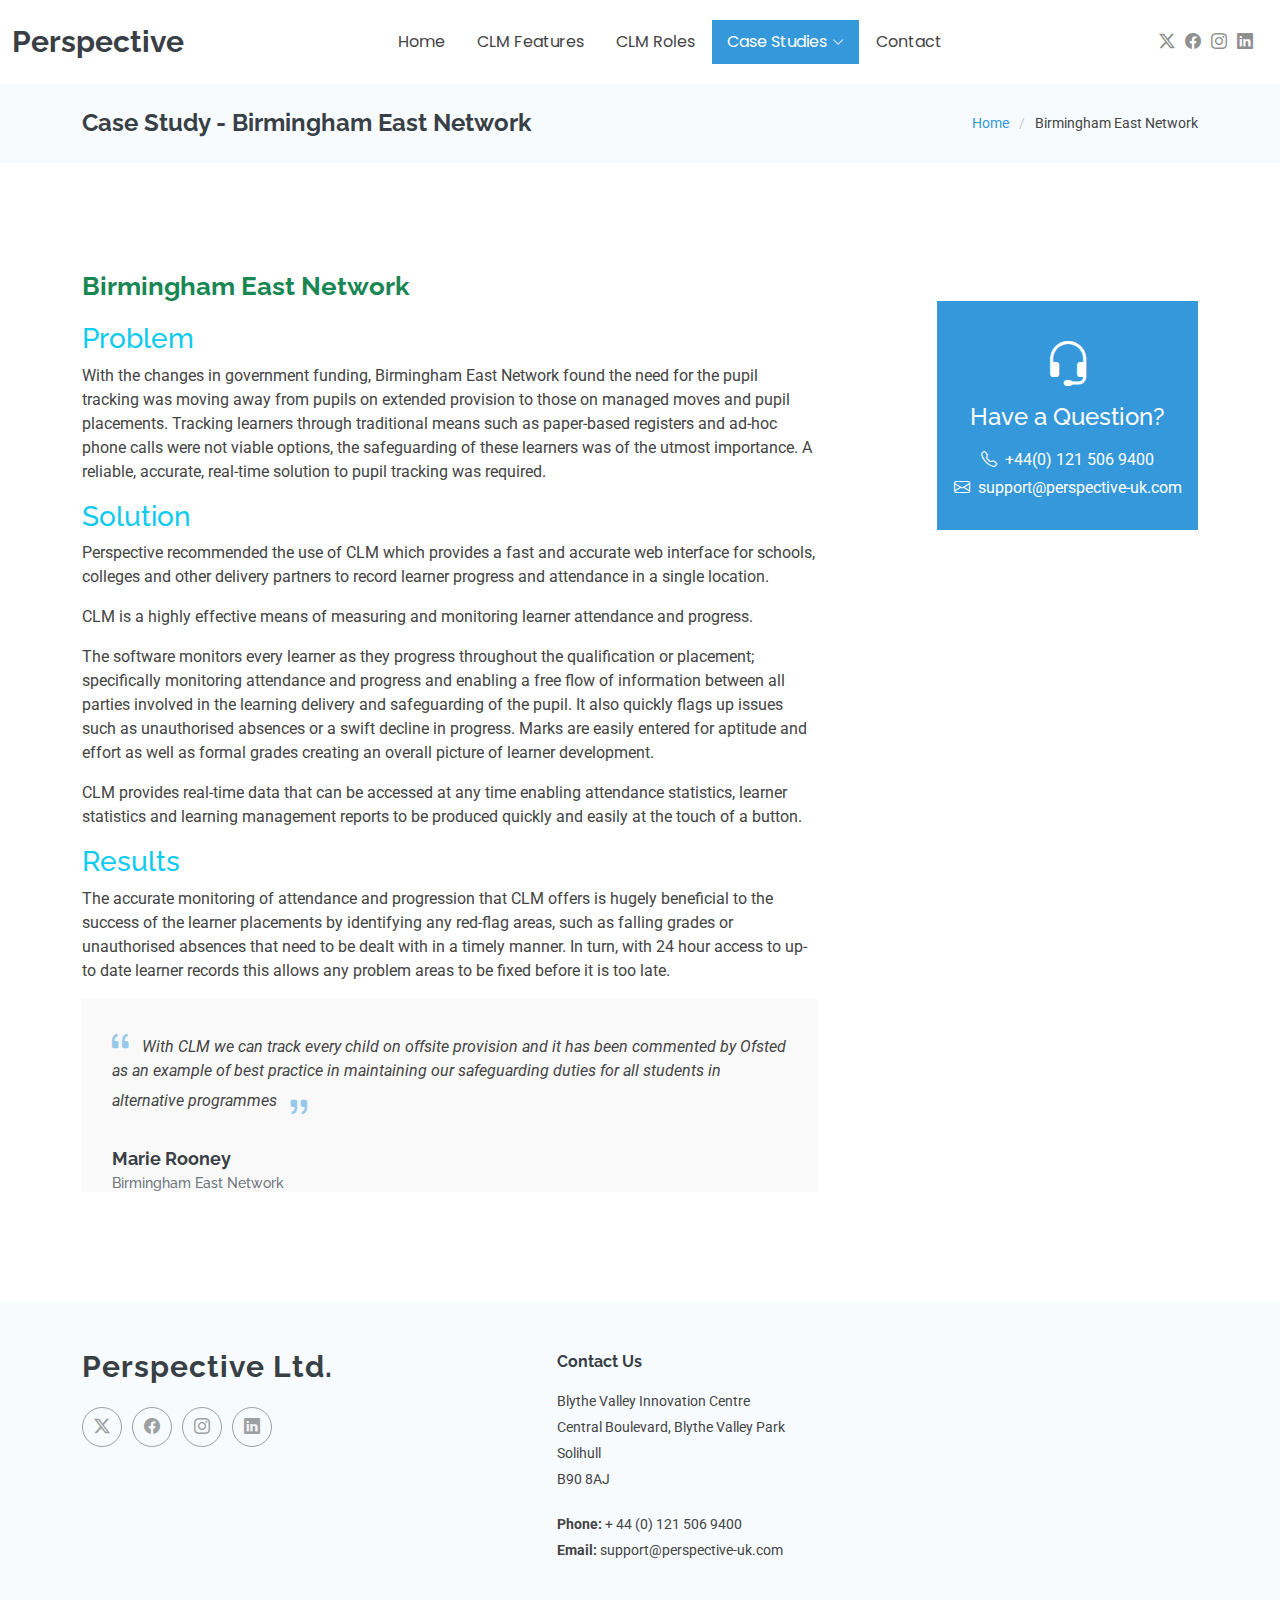
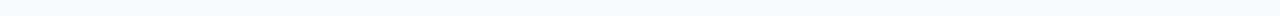
<file: case-study1.html>
<!DOCTYPE html>
<html lang="en">

<head>
  <meta charset="utf-8">
  <meta content="width=device-width, initial-scale=1.0" name="viewport">
  <title>Birmingham East Network</title>
  <meta name="description" content="">
  <meta name="keywords" content="">

  <!-- Favicons -->
  <link href="assets/img/favicon.png" rel="icon">
  <link href="assets/img/apple-touch-icon.png" rel="apple-touch-icon">

  <!-- Fonts -->
  <link href="https://fonts.googleapis.com" rel="preconnect">
  <link href="https://fonts.gstatic.com" rel="preconnect" crossorigin>
  <link href="https://fonts.googleapis.com/css2?family=Roboto:ital,wght@0,100;0,300;0,400;0,500;0,700;0,900;1,100;1,300;1,400;1,500;1,700;1,900&family=Poppins:ital,wght@0,100;0,200;0,300;0,400;0,500;0,600;0,700;0,800;0,900;1,100;1,200;1,300;1,400;1,500;1,600;1,700;1,800;1,900&family=Raleway:ital,wght@0,100;0,200;0,300;0,400;0,500;0,600;0,700;0,800;0,900;1,100;1,200;1,300;1,400;1,500;1,600;1,700;1,800;1,900&display=swap" rel="stylesheet">

  <!-- Vendor CSS Files -->
  <link href="assets/vendor/bootstrap/css/bootstrap.min.css" rel="stylesheet">
  <link href="assets/vendor/bootstrap-icons/bootstrap-icons.css" rel="stylesheet">
  <link href="assets/vendor/aos/aos.css" rel="stylesheet">
  <link href="assets/vendor/glightbox/css/glightbox.min.css" rel="stylesheet">
  <link href="assets/vendor/swiper/swiper-bundle.min.css" rel="stylesheet">

  <!-- Main CSS File -->
  <link href="assets/css/main.css" rel="stylesheet">

  <!-- =======================================================
  * Template Name: Lumia
  * Template URL: https://bootstrapmade.com/lumia-bootstrap-business-template/
  * Updated: Aug 07 2024 with Bootstrap v5.3.3
  * Author: BootstrapMade.com
  * License: https://bootstrapmade.com/license/
  ======================================================== -->
</head>

<body class="portfolio-details-page">

  <header id="header" class="header d-flex align-items-center sticky-top">
    <div class="container-fluid position-relative d-flex align-items-center justify-content-between">

      <a href="index.html" class="logo d-flex align-items-center me-auto me-xl-0">
        <!-- Uncomment the line below if you also wish to use an image logo -->
        <!-- <img src="assets/img/logo.png" alt=""> -->
        <h1 class="sitename">Perspective</h1>
      </a>

      <nav id="navmenu" class="navmenu">
        <ul>
          <li><a href="index.html#hero">Home</a></li>
          <li><a href="index.html#services">CLM Features</a></li>
          <li><a href="clm-roles.html">CLM Roles</a></li>
          <li class="dropdown"><a href="#" class="active"><span>Case Studies</span> <i
                class="bi bi-chevron-down toggle-dropdown"></i></a>
            <ul>
              <li><a href="case-study1.html">Birmingham East Network</a></li>
              <li><a href="case-study2.html">Coventry City Council</a></li>
            </ul>
          </li>
          <li><a href="index.html#contact">Contact</a></li>
        </ul>
        <i class="mobile-nav-toggle d-xl-none bi bi-list"></i>
      </nav>

      <div class="header-social-links">
        <a href="#" class="twitter"><i class="bi bi-twitter-x"></i></a>
        <a href="#" class="facebook"><i class="bi bi-facebook"></i></a>
        <a href="#" class="instagram"><i class="bi bi-instagram"></i></a>
        <a href="#" class="linkedin"><i class="bi bi-linkedin"></i></a>
      </div>

    </div>
  </header>

  <main class="main">

    <!-- Page Title -->
    <div class="page-title light-background">
      <div class="container d-lg-flex justify-content-between align-items-center">
        <h1 class="mb-2 mb-lg-0">Case Study - Birmingham East Network</h1>
        <nav class="breadcrumbs">
          <ol>
            <li><a href="index.html">Home</a></li>
            <li class="current">Birmingham East Network</li>
          </ol>
        </nav>
      </div>
    </div><!-- End Page Title -->

    <!-- Birmingham East Network Section -->
    <section id="portfolio-details" class="portfolio-details section">

      <div class="container" data-aos="fade-up">

        <div class="row justify-content-between gy-4 mt-4">

          <div class="col-lg-8" data-aos="fade-up">
            <div class="portfolio-description">
              <h2 class="text-success">Birmingham East Network</h2>
              <h3 class="text-info">Problem</h3>
              <p>
                With the changes in government funding, Birmingham East Network found the need for the pupil tracking was moving away from pupils on extended provision to those on managed moves and pupil placements. Tracking learners through traditional means such as paper-based registers and ad-hoc phone calls were not viable options, the safeguarding of these learners was of the utmost importance. A reliable, accurate, real-time solution to pupil tracking was required.
              </p>
              <h3 class="text-info">Solution</h3>

              <p>
                Perspective recommended the use of CLM which provides a fast and accurate web interface for schools, colleges and other delivery partners to record learner progress and attendance in a single location.
              </p>

              <p>
                CLM is a highly effective means of measuring and monitoring learner attendance and progress.
              </p>

              <p>
                The software monitors every learner as they progress throughout the qualification or placement; specifically monitoring attendance and progress and enabling a free flow of information between all parties involved in the learning delivery and safeguarding of the pupil. It also quickly flags up issues such as unauthorised absences or a swift decline in progress. Marks are easily entered for aptitude and effort as well as formal grades creating an overall picture of learner development.
              </p>

              <p>
                CLM provides real-time data that can be accessed at any time enabling attendance statistics, learner statistics and learning management reports to be produced quickly and easily at the touch of a button.
              </p>

              <h3 class="text-info">Results</h3>
              <p>
                The accurate monitoring of attendance and progression that CLM offers is hugely beneficial to the success of the learner placements by identifying any red-flag areas, such as falling grades or unauthorised absences that need to be dealt with in a timely manner. In turn, with 24 hour access to up-to date learner records this allows any problem areas to be fixed before it is too late.
              </p>


              <div class="testimonial-item">
                <p>
                  <i class="bi bi-quote quote-icon-left"></i>
                  <span>With CLM we can track every child on offsite provision and it has been commented by Ofsted as an example of best practice in maintaining our safeguarding duties for all students in alternative programmes</span>
                  <i class="bi bi-quote quote-icon-right"></i>
                </p>
                <div>
                  <h3>Marie Rooney</h3>
                  <h4>Birmingham East Network</h4>
                </div>
              </div>
            </div>
          </div>

          <div class="col-lg-3" data-aos="fade-up" data-aos-delay="100">
            <div class="help-box d-flex flex-column justify-content-center align-items-center">
              <i class="bi bi-headset help-icon"></i>
              <h4>Have a Question?</h4>
              <p class="d-flex align-items-center mt-2 mb-0"><i class="bi bi-telephone me-2"></i> <span>+44(0) 121 506 9400</span></p>
              <p class="d-flex align-items-center mt-1 mb-0"><i class="bi bi-envelope me-2"></i> <a href="mailto:support@perspective-uk.com">support@perspective-uk.com</a></p>
          </div>
          </div>

        </div>

      </div>

    </section><!-- /Birmingham East Network Section -->

  </main>

  <footer id="footer" class="footer light-background">

    <div class="container footer-top">
      <div class="row gy-4">
        <div class="col-lg-5 col-md-12 footer-about">
          <a href="index.html" class="logo d-flex align-items-center">
            <span class="sitename">Perspective Ltd.</span>
          </a>
          <div class="social-links d-flex mt-4">
            <a href=""><i class="bi bi-twitter-x"></i></a>
            <a href=""><i class="bi bi-facebook"></i></a>
            <a href=""><i class="bi bi-instagram"></i></a>
            <a href=""><i class="bi bi-linkedin"></i></a>
          </div>
        </div>

        <div class="col-lg-3 col-md-12 footer-contact text-center text-md-start">
          <h4>Contact Us</h4>
          <p>Blythe Valley Innovation Centre</p>
          <p>Central Boulevard, Blythe Valley Park</p>
          <p>Solihull</p>
          <p>B90 8AJ</p>
          <p class="mt-4"><strong>Phone:</strong> <span>+ 44 (0) 121 506 9400</span></p>
          <p><strong>Email:</strong> <span>support@perspective-uk.com</span></p>
        </div>

      </div>
    </div>

  </footer>


  <!-- Scroll Top -->
  <a href="#" id="scroll-top" class="scroll-top d-flex align-items-center justify-content-center"><i class="bi bi-arrow-up-short"></i></a>

  <!-- Preloader -->
  <div id="preloader"></div>

  <!-- Vendor JS Files -->
  <script src="assets/vendor/bootstrap/js/bootstrap.bundle.min.js"></script>
  <script src="assets/vendor/php-email-form/validate.js"></script>
  <script src="assets/vendor/aos/aos.js"></script>
  <script src="assets/vendor/waypoints/noframework.waypoints.js"></script>
  <script src="assets/vendor/purecounter/purecounter_vanilla.js"></script>
  <script src="assets/vendor/glightbox/js/glightbox.min.js"></script>
  <script src="assets/vendor/imagesloaded/imagesloaded.pkgd.min.js"></script>
  <script src="assets/vendor/isotope-layout/isotope.pkgd.min.js"></script>
  <script src="assets/vendor/swiper/swiper-bundle.min.js"></script>

  <!-- Main JS File -->
  <script src="assets/js/main.js"></script>

</body>

</html>
</file>
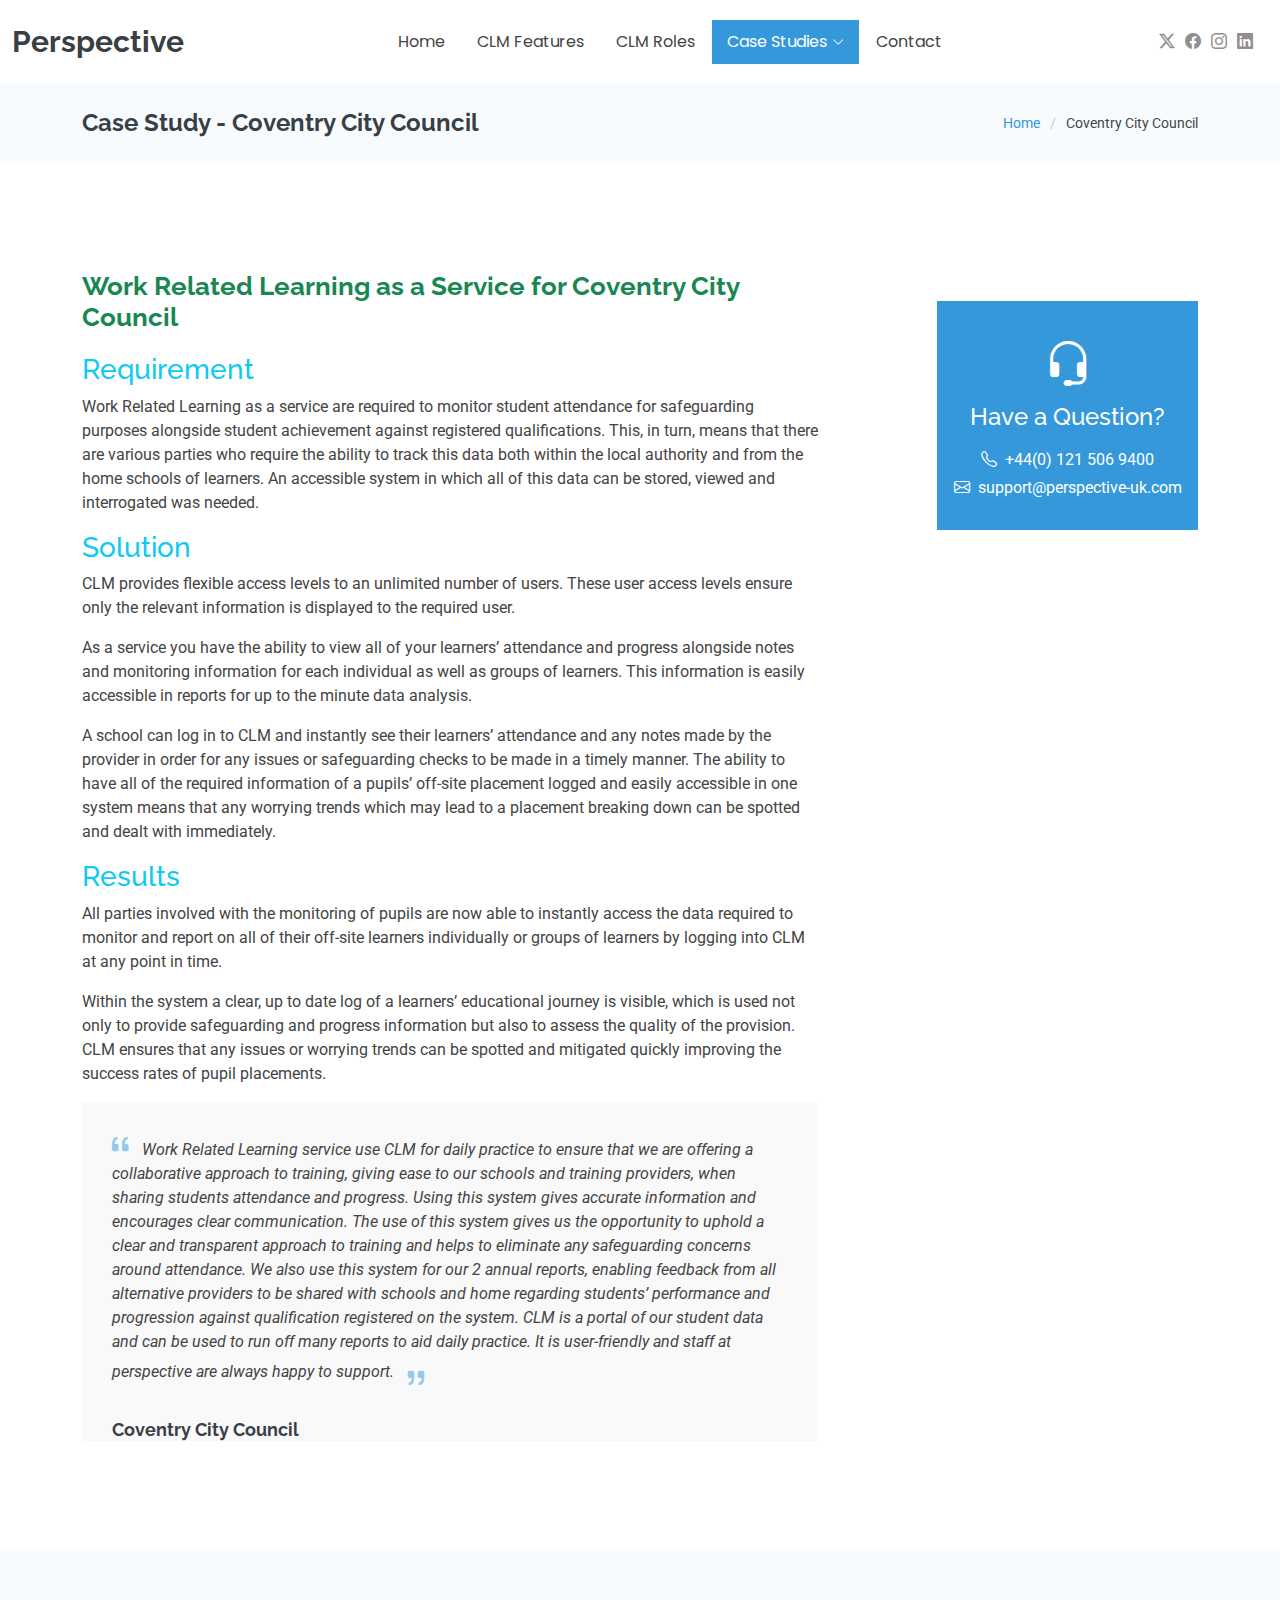
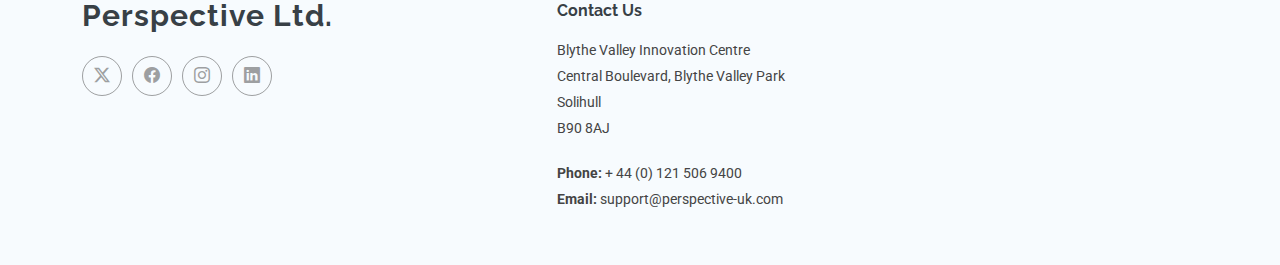
<file: case-study2.html>
<!DOCTYPE html>
<html lang="en">

<head>
  <meta charset="utf-8">
  <meta content="width=device-width, initial-scale=1.0" name="viewport">
  <title>Coventry City Council</title>
  <meta name="description" content="">
  <meta name="keywords" content="">

  <!-- Favicons -->
  <link href="assets/img/favicon.png" rel="icon">
  <link href="assets/img/apple-touch-icon.png" rel="apple-touch-icon">

  <!-- Fonts -->
  <link href="https://fonts.googleapis.com" rel="preconnect">
  <link href="https://fonts.gstatic.com" rel="preconnect" crossorigin>
  <link href="https://fonts.googleapis.com/css2?family=Roboto:ital,wght@0,100;0,300;0,400;0,500;0,700;0,900;1,100;1,300;1,400;1,500;1,700;1,900&family=Poppins:ital,wght@0,100;0,200;0,300;0,400;0,500;0,600;0,700;0,800;0,900;1,100;1,200;1,300;1,400;1,500;1,600;1,700;1,800;1,900&family=Raleway:ital,wght@0,100;0,200;0,300;0,400;0,500;0,600;0,700;0,800;0,900;1,100;1,200;1,300;1,400;1,500;1,600;1,700;1,800;1,900&display=swap" rel="stylesheet">

  <!-- Vendor CSS Files -->
  <link href="assets/vendor/bootstrap/css/bootstrap.min.css" rel="stylesheet">
  <link href="assets/vendor/bootstrap-icons/bootstrap-icons.css" rel="stylesheet">
  <link href="assets/vendor/aos/aos.css" rel="stylesheet">
  <link href="assets/vendor/glightbox/css/glightbox.min.css" rel="stylesheet">
  <link href="assets/vendor/swiper/swiper-bundle.min.css" rel="stylesheet">

  <!-- Main CSS File -->
  <link href="assets/css/main.css" rel="stylesheet">

  <!-- =======================================================
  * Template Name: Lumia
  * Template URL: https://bootstrapmade.com/lumia-bootstrap-business-template/
  * Updated: Aug 07 2024 with Bootstrap v5.3.3
  * Author: BootstrapMade.com
  * License: https://bootstrapmade.com/license/
  ======================================================== -->
</head>

<body class="portfolio-details-page">

  <header id="header" class="header d-flex align-items-center sticky-top">
    <div class="container-fluid position-relative d-flex align-items-center justify-content-between">

      <a href="index.html" class="logo d-flex align-items-center me-auto me-xl-0">
        <!-- Uncomment the line below if you also wish to use an image logo -->
        <!-- <img src="assets/img/logo.png" alt=""> -->
        <h1 class="sitename">Perspective</h1>
      </a>

      <nav id="navmenu" class="navmenu">
        <ul>
          <li><a href="index.html#hero">Home</a></li>
          <li><a href="index.html#services">CLM Features</a></li>
          <li><a href="clm-roles.html">CLM Roles</a></li>
          <li class="dropdown"><a href="#" class="active"><span>Case Studies</span> <i
                class="bi bi-chevron-down toggle-dropdown"></i></a>
            <ul>
              <li><a href="case-study1.html">Birmingham East Network</a></li>
              <li><a href="case-study2.html">Coventry City Council</a></li>
            </ul>
          </li>
          <li><a href="index.html#contact">Contact</a></li>
        </ul>
        <i class="mobile-nav-toggle d-xl-none bi bi-list"></i>
      </nav>
      
      <div class="header-social-links">
        <a href="#" class="twitter"><i class="bi bi-twitter-x"></i></a>
        <a href="#" class="facebook"><i class="bi bi-facebook"></i></a>
        <a href="#" class="instagram"><i class="bi bi-instagram"></i></a>
        <a href="#" class="linkedin"><i class="bi bi-linkedin"></i></a>
      </div>

    </div>
  </header>

  <main class="main">

    <!-- Page Title -->
    <div class="page-title light-background">
      <div class="container d-lg-flex justify-content-between align-items-center">
        <h1 class="mb-2 mb-lg-0">Case Study - Coventry City Council</h1>
        <nav class="breadcrumbs">
          <ol>
            <li><a href="index.html">Home</a></li>
            <li class="current">Coventry City Council</li>
          </ol>
        </nav>
      </div>
    </div><!-- End Page Title -->

    <!-- Coventry City Council Section -->
    <section id="portfolio-details" class="portfolio-details section">

      <div class="container" data-aos="fade-up">

        <div class="row justify-content-between gy-4 mt-4">

          <div class="col-lg-8" data-aos="fade-up">
            <div class="portfolio-description">
              <h2 class="text-success">Work Related Learning as a Service for Coventry City Council</h2>
              <h3 class="text-info">Requirement</h3>
              <p>
                Work Related Learning as a service are required to monitor student attendance for safeguarding purposes alongside student achievement against registered qualifications. This, in turn, means that there are various parties who require the ability to track this data both within the local authority and from the home schools of learners. An accessible system in which all of this data can be stored, viewed and interrogated was needed.
              </p>
              <h3 class="text-info">Solution</h3>

              <p>
                CLM provides flexible access levels to an unlimited number of users. These user access levels ensure only the relevant information is displayed to the required user.
              </p>

              <p>
                As a service you have the ability to view all of your learners’ attendance and progress alongside notes and monitoring information for each individual as well as groups of learners. This information is easily accessible in reports for up to the minute data analysis.
              </p>

              <p>
                A school can log in to CLM and instantly see their learners’ attendance and any notes made by the provider in order for any issues or safeguarding checks to be made in a timely manner. The ability to have all of the required information of a pupils’ off-site placement logged and easily accessible in one system means that any worrying trends which may lead to a placement breaking down can be spotted and dealt with immediately.
              </p>

              <h3 class="text-info">Results</h3>
              <p>
                All parties involved with the monitoring of pupils are now able to instantly access the data required to monitor and report on all of their off-site learners individually or groups of learners by logging into CLM at any point in time.
              </p>

              <p>
                Within the system a clear, up to date log of a learners’ educational journey is visible, which is used not only to provide safeguarding and progress information but also to assess the quality of the provision. CLM ensures that any issues or worrying trends can be spotted and mitigated quickly improving the success rates of pupil placements.
              </p>


              <div class="testimonial-item">
                <p>
                  <i class="bi bi-quote quote-icon-left"></i>
                  <span>Work Related Learning service use CLM for daily practice to ensure that we are offering a collaborative approach to training, giving ease to our schools and training providers, when sharing students attendance and progress. Using this system gives accurate information and encourages clear communication. The use of this system gives us the opportunity to uphold a clear and transparent approach to training and helps to eliminate any safeguarding concerns around attendance. We also use this system for our 2 annual reports, enabling feedback from all alternative providers to be shared with schools and home regarding students’ performance and progression against qualification registered on the system. CLM is a portal of our student data and can be used to run off many reports to aid daily practice. It is user-friendly and staff at perspective are always happy to support.</span>
                  <i class="bi bi-quote quote-icon-right"></i>
                </p>
                <div>
                  <h3>Coventry City Council</h3>
                </div>
              </div>
            </div>
          </div>

          <div class="col-lg-3" data-aos="fade-up" data-aos-delay="100">
            <div class="portfolio-info">
              <div class="help-box d-flex flex-column justify-content-center align-items-center">
                <i class="bi bi-headset help-icon"></i>
                <h4>Have a Question?</h4>
                <p class="d-flex align-items-center mt-2 mb-0"><i class="bi bi-telephone me-2"></i> <span>+44(0) 121 506 9400</span></p>
                <p class="d-flex align-items-center mt-1 mb-0"><i class="bi bi-envelope me-2"></i> <a href="mailto:support@perspective-uk.com">support@perspective-uk.com</a></p>
              </div>

            </div>
          </div>

        </div>

      </div>

    </section><!-- /Coventry City Council Section -->

  </main>

  <footer id="footer" class="footer light-background">

    <div class="container footer-top">
      <div class="row gy-4">
        <div class="col-lg-5 col-md-12 footer-about">
          <a href="index.html" class="logo d-flex align-items-center">
            <span class="sitename">Perspective Ltd.</span>
          </a>
          <div class="social-links d-flex mt-4">
            <a href=""><i class="bi bi-twitter-x"></i></a>
            <a href=""><i class="bi bi-facebook"></i></a>
            <a href=""><i class="bi bi-instagram"></i></a>
            <a href=""><i class="bi bi-linkedin"></i></a>
          </div>
        </div>

        <div class="col-lg-3 col-md-12 footer-contact text-center text-md-start">
          <h4>Contact Us</h4>
          <p>Blythe Valley Innovation Centre</p>
          <p>Central Boulevard, Blythe Valley Park</p>
          <p>Solihull</p>
          <p>B90 8AJ</p>
          <p class="mt-4"><strong>Phone:</strong> <span>+ 44 (0) 121 506 9400</span></p>
          <p><strong>Email:</strong> <span>support@perspective-uk.com</span></p>
        </div>

      </div>
    </div>

  </footer>


  <!-- Scroll Top -->
  <a href="#" id="scroll-top" class="scroll-top d-flex align-items-center justify-content-center"><i class="bi bi-arrow-up-short"></i></a>

  <!-- Preloader -->
  <div id="preloader"></div>

  <!-- Vendor JS Files -->
  <script src="assets/vendor/bootstrap/js/bootstrap.bundle.min.js"></script>
  <script src="assets/vendor/php-email-form/validate.js"></script>
  <script src="assets/vendor/aos/aos.js"></script>
  <script src="assets/vendor/waypoints/noframework.waypoints.js"></script>
  <script src="assets/vendor/purecounter/purecounter_vanilla.js"></script>
  <script src="assets/vendor/glightbox/js/glightbox.min.js"></script>
  <script src="assets/vendor/imagesloaded/imagesloaded.pkgd.min.js"></script>
  <script src="assets/vendor/isotope-layout/isotope.pkgd.min.js"></script>
  <script src="assets/vendor/swiper/swiper-bundle.min.js"></script>

  <!-- Main JS File -->
  <script src="assets/js/main.js"></script>

</body>

</html>
</file>
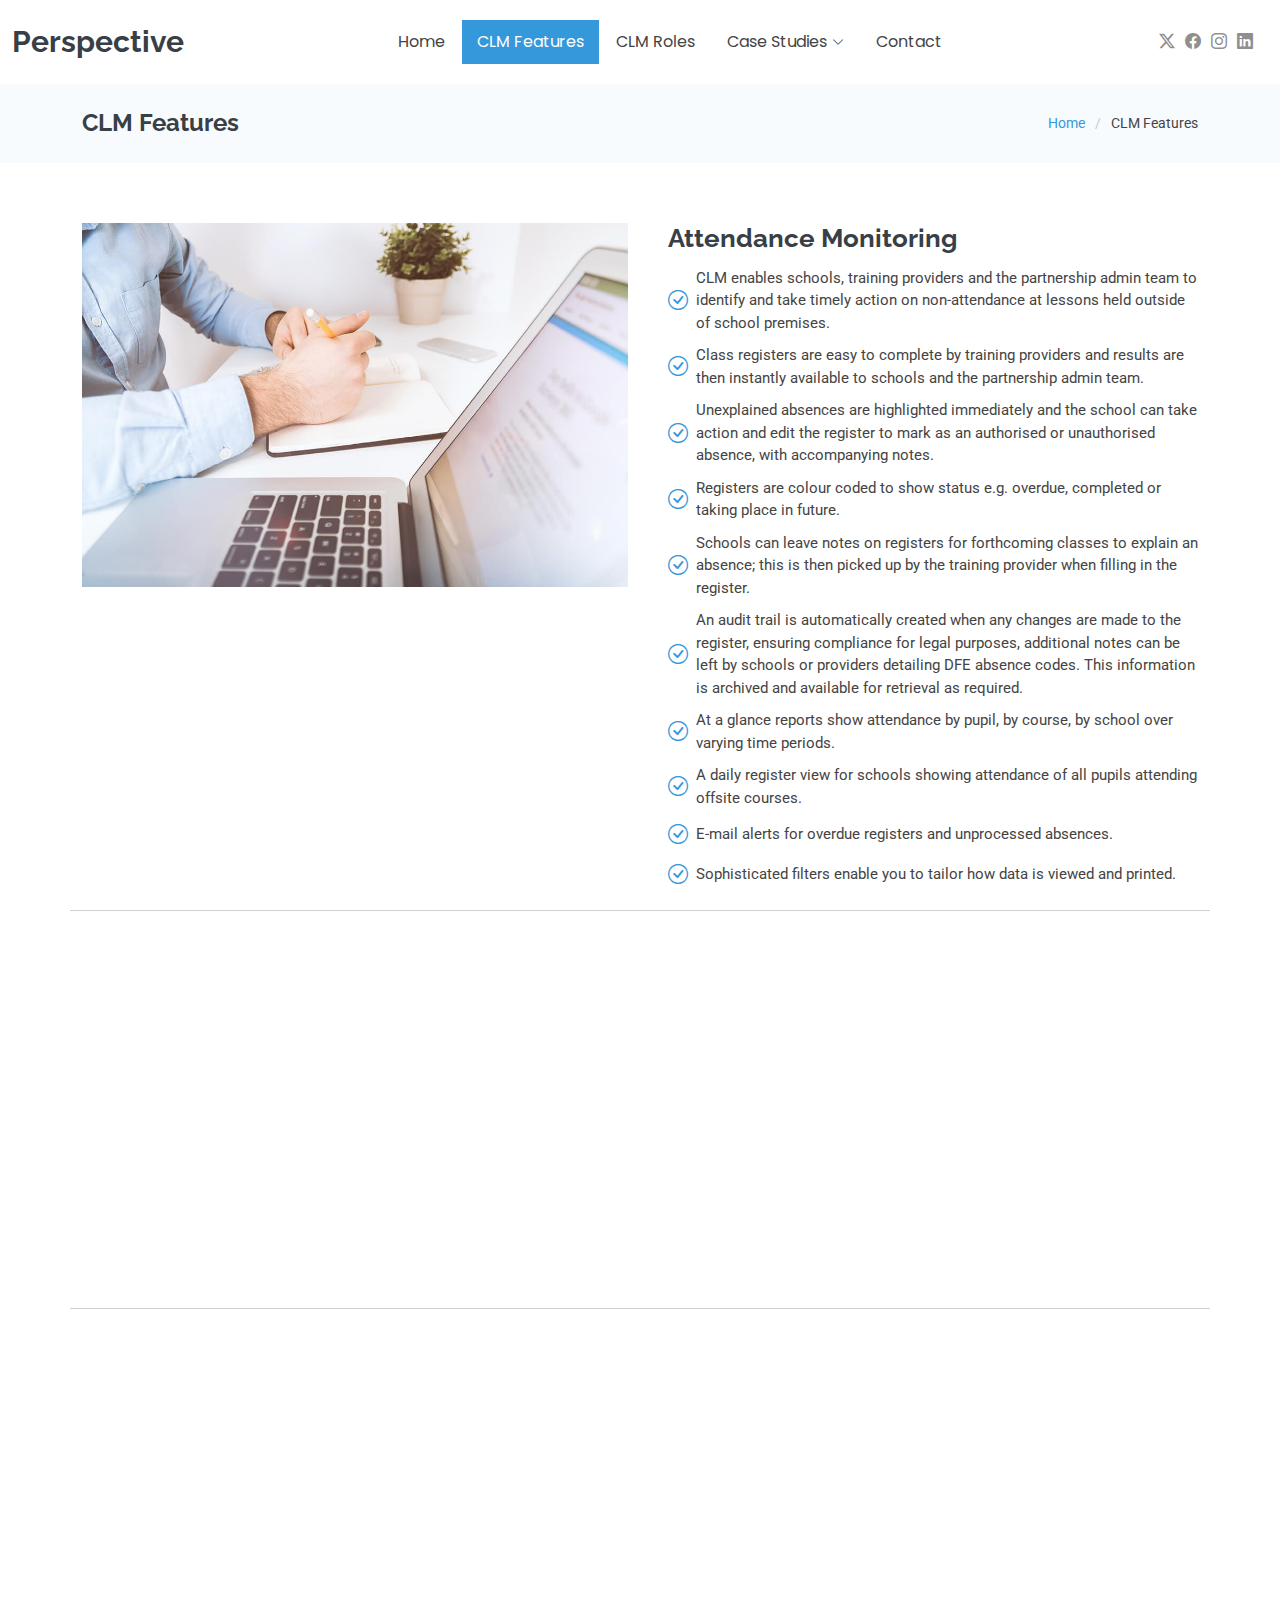
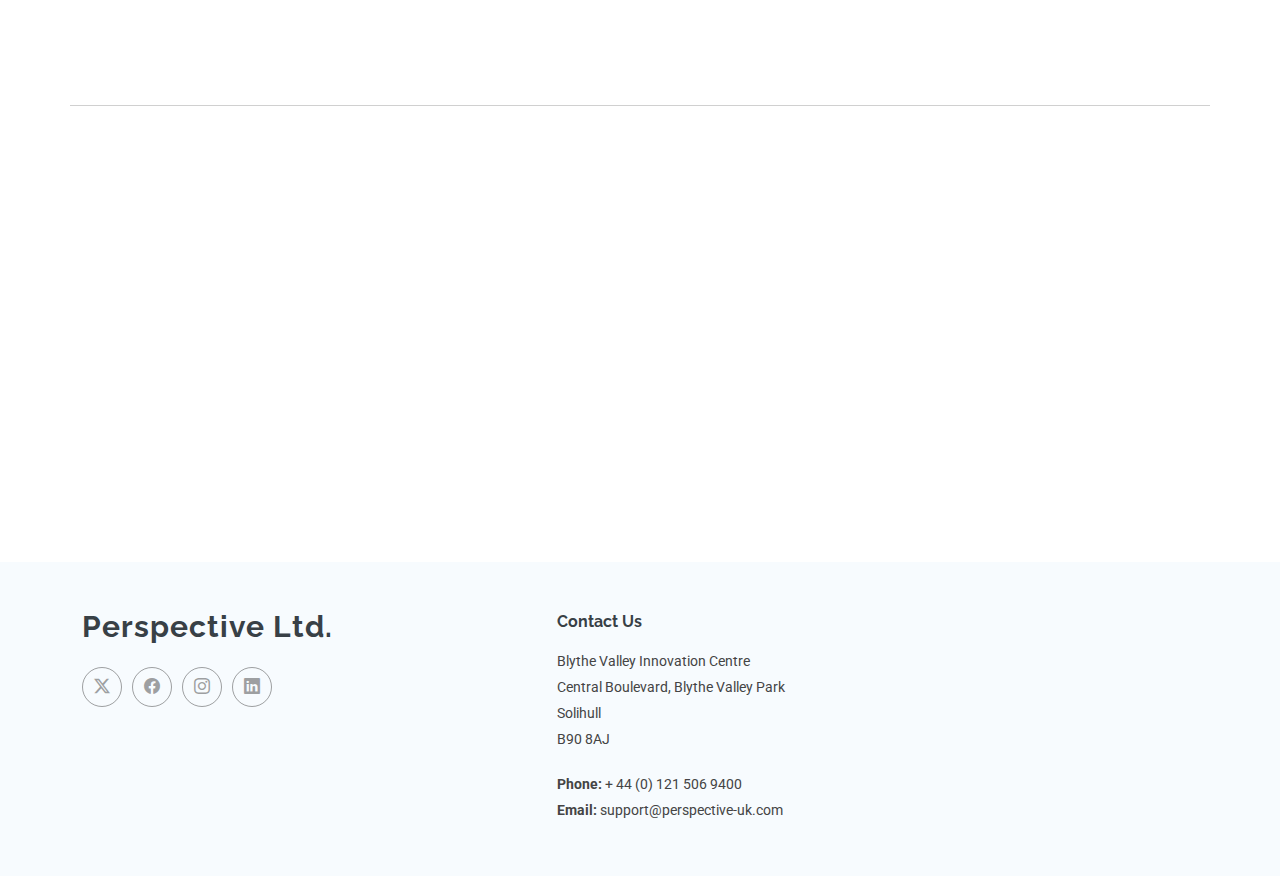
<file: clm-features-details.html>
<!DOCTYPE html>
<html lang="en">

<head>
  <meta charset="utf-8">
  <meta content="width=device-width, initial-scale=1.0" name="viewport">
  <title>CLM Features</title>
  <meta name="description" content="">
  <meta name="keywords" content="">

  <!-- Favicons -->
  <link href="assets/img/favicon.png" rel="icon">
  <link href="assets/img/apple-touch-icon.png" rel="apple-touch-icon">

  <!-- Fonts -->
  <link href="https://fonts.googleapis.com" rel="preconnect">
  <link href="https://fonts.gstatic.com" rel="preconnect" crossorigin>
  <link href="https://fonts.googleapis.com/css2?family=Roboto:ital,wght@0,100;0,300;0,400;0,500;0,700;0,900;1,100;1,300;1,400;1,500;1,700;1,900&family=Poppins:ital,wght@0,100;0,200;0,300;0,400;0,500;0,600;0,700;0,800;0,900;1,100;1,200;1,300;1,400;1,500;1,600;1,700;1,800;1,900&family=Raleway:ital,wght@0,100;0,200;0,300;0,400;0,500;0,600;0,700;0,800;0,900;1,100;1,200;1,300;1,400;1,500;1,600;1,700;1,800;1,900&display=swap" rel="stylesheet">

  <!-- Vendor CSS Files -->
  <link href="assets/vendor/bootstrap/css/bootstrap.min.css" rel="stylesheet">
  <link href="assets/vendor/bootstrap-icons/bootstrap-icons.css" rel="stylesheet">
  <link href="assets/vendor/aos/aos.css" rel="stylesheet">
  <link href="assets/vendor/glightbox/css/glightbox.min.css" rel="stylesheet">
  <link href="assets/vendor/swiper/swiper-bundle.min.css" rel="stylesheet">

  <!-- Main CSS File -->
  <link href="assets/css/main.css" rel="stylesheet">

  <!-- =======================================================
  * Template Name: Lumia
  * Template URL: https://bootstrapmade.com/lumia-bootstrap-business-template/
  * Updated: Aug 07 2024 with Bootstrap v5.3.3
  * Author: BootstrapMade.com
  * License: https://bootstrapmade.com/license/
  ======================================================== -->
</head>

<body class="service-details-page">

  <header id="header" class="header d-flex align-items-center sticky-top">
    <div class="container-fluid position-relative d-flex align-items-center justify-content-between">

      <a href="index.html" class="logo d-flex align-items-center me-auto me-xl-0">
        <!-- Uncomment the line below if you also wish to use an image logo -->
        <!-- <img src="assets/img/logo.png" alt=""> -->
        <h1 class="sitename">Perspective</h1>
      </a>

      <nav id="navmenu" class="navmenu">
        <ul>
          <li><a href="index.html#hero">Home</a></li>
          <li><a href="index.html#services" class="active">CLM Features</a></li>
          <li><a href="clm-roles.html">CLM Roles</a></li>
          <li class="dropdown"><a href="#"><span>Case Studies</span> <i
                class="bi bi-chevron-down toggle-dropdown"></i></a>
            <ul>
              <li><a href="case-study1.html">Birmingham East Network</a></li>
              <li><a href="case-study2.html">Coventry City Council</a></li>
            </ul>
          </li>
          <li><a href="index.html#contact">Contact</a></li>
        </ul>
        <i class="mobile-nav-toggle d-xl-none bi bi-list"></i>
      </nav>

      <div class="header-social-links">
        <a href="#" class="twitter"><i class="bi bi-twitter-x"></i></a>
        <a href="#" class="facebook"><i class="bi bi-facebook"></i></a>
        <a href="#" class="instagram"><i class="bi bi-instagram"></i></a>
        <a href="#" class="linkedin"><i class="bi bi-linkedin"></i></a>
      </div>

    </div>
  </header>

  <main class="main">

    <!-- Page Title -->
    <div class="page-title light-background">
      <div class="container d-lg-flex justify-content-between align-items-center">
        <h1 class="mb-2 mb-lg-0">CLM Features</h1>
        <nav class="breadcrumbs">
          <ol>
            <li><a href="index.html">Home</a></li>
            <li class="current">CLM Features</li>
          </ol>
        </nav>
      </div>
    </div><!-- End Page Title -->

    <!-- CLM Features Section -->
    <section id="service-details" class="service-details section">

      <div class="container">

        <div class="row gy-3">

          <div class="col-lg-6" data-aos="fade-up" data-aos-delay="100">
            <img src="assets/img/about.jpg" alt="" class="img-fluid">
          </div>

          <div class="col-lg-6 d-flex flex-column justify-content-center" data-aos="fade-up" data-aos-delay="200">
            <div class="about-content ps-0 ps-lg-3">
              <h3>Attendance Monitoring</h3>
              <ul class="ul1">
                <li><i class="bi bi-check-circle"></i> <span>CLM enables schools, training providers and the partnership admin team to identify and take timely action on non-attendance at lessons held outside of school premises.</span></li>
                <li><i class="bi bi-check-circle"></i> <span>Class registers are easy to complete by training providers and results are then instantly available to schools and the partnership admin team.</span></li>
                <li><i class="bi bi-check-circle"></i> <span>Unexplained absences are highlighted immediately and the school can take action and edit the register to mark as an authorised or unauthorised absence, with accompanying notes.</span></li>
                <li><i class="bi bi-check-circle"></i> <span>Registers are colour coded to show status e.g. overdue, completed or taking place in future.</span></li>
                <li><i class="bi bi-check-circle"></i> <span>Schools can leave notes on registers for forthcoming classes to explain an absence; this is then picked up by the training provider when filling in the register.</span></li>
                <li><i class="bi bi-check-circle"></i> <span>An audit trail is automatically created when any changes are made to the register, ensuring compliance for legal purposes, additional notes can be left by schools or providers detailing DFE absence codes. This information is archived and available for retrieval as required.</span></li>
                <li><i class="bi bi-check-circle"></i> <span>At a glance reports show attendance by pupil, by course, by school over varying time periods.</span></li>
                <li><i class="bi bi-check-circle"></i> <span>A daily register view for schools showing attendance of all pupils attending offsite courses.</span></li>
                <li><i class="bi bi-check-circle"></i> <span>E-mail alerts for overdue registers and unprocessed absences.</span></li>
                <li><i class="bi bi-check-circle"></i> <span>Sophisticated filters enable you to tailor how data is viewed and printed.</span></li>
                </ul>
            </div>
          </div>
        </div>

        <div class="row gy-3">
          <hr>
          <div class="col-lg-6 d-flex flex-column justify-content-center" data-aos="fade-up" data-aos-delay="200">
            <div class="about-content ps-0 ps-lg-3">
              <h3>Progress Monitoring</h3>
              <ul class="ul1">
                <li class="li1"><i class="bi bi-check-circle"></i> <span class="s2">Qualifications can be built within the system to record progress against.</span></li>
                <li class="li2"><i class="bi bi-check-circle"></i> <span class="s2">Once a student is enrolled onto a course a training record is created and progress can be entered and stored onto this record.</span></li>
                <li class="li2"><i class="bi bi-check-circle"></i> <span class="s2">Training providers can enter grades for aptitude and effort, which are then accessible to all relevant parties involved.</span></li>
                <li class="li2"><i class="bi bi-check-circle"></i> <span class="s2">The system allows training providers to track students at different levels (e.g. NVQ level 1 &amp; NVQ level 2) whilst in the same classroom, providing flexibility.</span></li>
                <li class="li2"><i class="bi bi-check-circle"></i> <span class="s2">Assessment and target tracking facility. These are commonly used for baseline assessments and non-academic targets.</span></li>
                </ul>
            </div>
          </div>

          <div class="col-lg-6" data-aos="fade-up" data-aos-delay="100">
            <img src="assets/img/about.jpg" alt="" class="img-fluid">
          </div>

        </div>

        <div class="row gy-3">
          <hr>

          <div class="col-lg-6" data-aos="fade-up" data-aos-delay="100">
            <img src="assets/img/about.jpg" alt="" class="img-fluid">
          </div>

          <div class="col-lg-6 d-flex flex-column justify-content-center" data-aos="fade-up" data-aos-delay="200">
            <div class="about-content ps-0 ps-lg-3">
              <h3>Real Time Reporting</h3>
              <ul class="ul1">
                <li class="li1"><i class="bi bi-check-circle"></i> <span class="s2"><b>Collaborative Learning Manager</b> provides up to the minute reporting for Partnership Administrators, Schools, and Training Providers.</span></li>
                <li class="li1"><i class="bi bi-check-circle"></i> <span class="s2">All reporting is relevant to the party requesting the information, e.g. a school will be able to view information on a pupil, class, group, year or the whole school, whereas Partnerships will be able to view information to the same level of detail across all school and training providers involved.</span></li>
                <li class="li1"><i class="bi bi-check-circle"></i> <span class="s2">By filtering data through drop down menus, the user is able to view reports against chosen criteria, for example the attendance records of all learners with a particular SEND Category.</span></li>
                <li class="li1"><i class="bi bi-check-circle"></i> <span class="s2">Reports can summarise activity in any given timeframe – e.g. daily, weekly, and by term.</span></li>
                </ul>
            </div>
          </div>


        </div>

        <div class="row gy-3">
          <hr>

          <div class="col-lg-6 d-flex flex-column justify-content-center" data-aos="fade-up" data-aos-delay="200">
            <div class="about-content ps-0 ps-lg-3">
              <h3>Course Application Module</h3>
              <ul class="ul1">
                <li>Perspective have created a module as an optional extra to the CLM system. This module is an online facility which allows:</li>
                <li class="li1"><i class="bi bi-check-circle"></i> <span class="s2">Partnerships to manage applications to the courses they have on offer via CLM. This includes the facility to automatically import students into CLM once their application has been accepted.</span></li>
                <li class="li1"><i class="bi bi-check-circle"></i> <span class="s2">Learners to view and apply for courses available within their partnership via a secure, password protected site.</span></li>
                <li class="li1"><i class="bi bi-check-circle"></i> <span class="s2">School teachers to approve their students’ application within CLM using their log in details.</span></li>
                </ul>
            </div>
          </div>

          <div class="col-lg-6" data-aos="fade-up" data-aos-delay="100">
            <img src="assets/img/about.jpg" alt="" class="img-fluid">
          </div>

        </div>

        

      </div>

    </section><!-- /CLM Features Section -->

  </main>

  <footer id="footer" class="footer light-background">

    <div class="container footer-top">
      <div class="row gy-4">
        <div class="col-lg-5 col-md-12 footer-about">
          <a href="index.html" class="logo d-flex align-items-center">
            <span class="sitename">Perspective Ltd.</span>
          </a>
          <div class="social-links d-flex mt-4">
            <a href=""><i class="bi bi-twitter-x"></i></a>
            <a href=""><i class="bi bi-facebook"></i></a>
            <a href=""><i class="bi bi-instagram"></i></a>
            <a href=""><i class="bi bi-linkedin"></i></a>
          </div>
        </div>

        <div class="col-lg-3 col-md-12 footer-contact text-center text-md-start">
          <h4>Contact Us</h4>
          <p>Blythe Valley Innovation Centre</p>
          <p>Central Boulevard, Blythe Valley Park</p>
          <p>Solihull</p>
          <p>B90 8AJ</p>
          <p class="mt-4"><strong>Phone:</strong> <span>+ 44 (0) 121 506 9400</span></p>
          <p><strong>Email:</strong> <span>support@perspective-uk.com</span></p>
        </div>

      </div>
    </div>

  </footer>

  <!-- Scroll Top -->
  <a href="#" id="scroll-top" class="scroll-top d-flex align-items-center justify-content-center"><i class="bi bi-arrow-up-short"></i></a>

  <!-- Preloader -->
  <div id="preloader"></div>

  <!-- Vendor JS Files -->
  <script src="assets/vendor/bootstrap/js/bootstrap.bundle.min.js"></script>
  <script src="assets/vendor/php-email-form/validate.js"></script>
  <script src="assets/vendor/aos/aos.js"></script>
  <script src="assets/vendor/waypoints/noframework.waypoints.js"></script>
  <script src="assets/vendor/purecounter/purecounter_vanilla.js"></script>
  <script src="assets/vendor/glightbox/js/glightbox.min.js"></script>
  <script src="assets/vendor/imagesloaded/imagesloaded.pkgd.min.js"></script>
  <script src="assets/vendor/isotope-layout/isotope.pkgd.min.js"></script>
  <script src="assets/vendor/swiper/swiper-bundle.min.js"></script>

  <!-- Main JS File -->
  <script src="assets/js/main.js"></script>

</body>

</html>
</file>
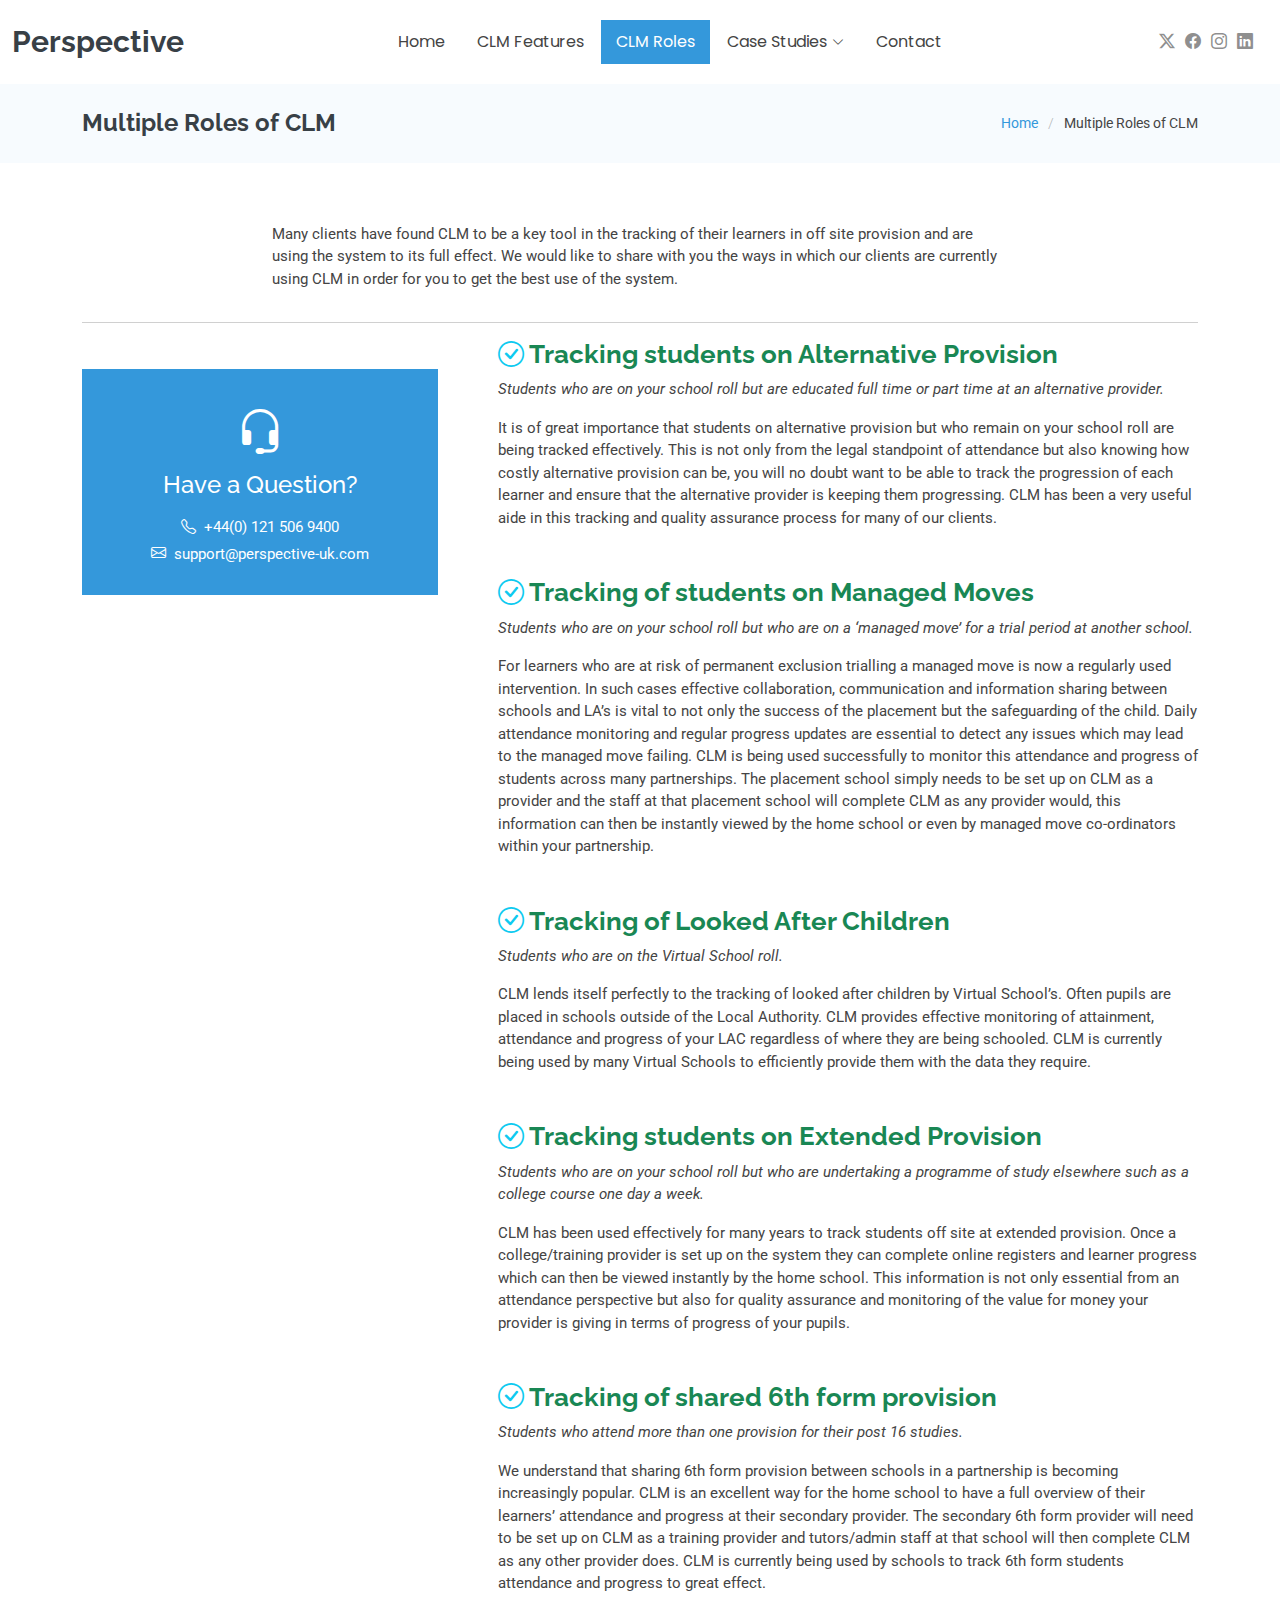
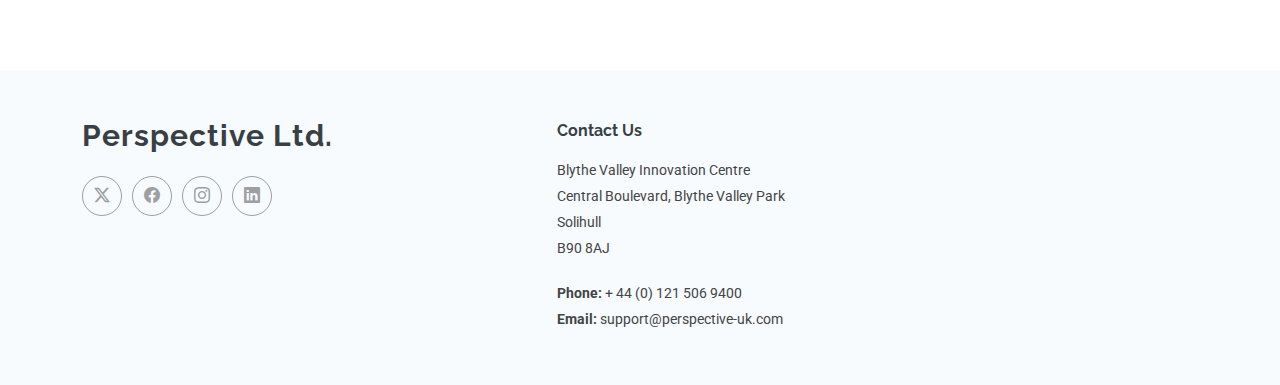
<file: clm-roles.html>
<!DOCTYPE html>
<html lang="en">

<head>
  <meta charset="utf-8">
  <meta content="width=device-width, initial-scale=1.0" name="viewport">
  <title>CLM Roles</title>
  <meta name="description" content="">
  <meta name="keywords" content="">

  <!-- Favicons -->
  <link href="assets/img/favicon.png" rel="icon">
  <link href="assets/img/apple-touch-icon.png" rel="apple-touch-icon">

  <!-- Fonts -->
  <link href="https://fonts.googleapis.com" rel="preconnect">
  <link href="https://fonts.gstatic.com" rel="preconnect" crossorigin>
  <link href="https://fonts.googleapis.com/css2?family=Roboto:ital,wght@0,100;0,300;0,400;0,500;0,700;0,900;1,100;1,300;1,400;1,500;1,700;1,900&family=Poppins:ital,wght@0,100;0,200;0,300;0,400;0,500;0,600;0,700;0,800;0,900;1,100;1,200;1,300;1,400;1,500;1,600;1,700;1,800;1,900&family=Raleway:ital,wght@0,100;0,200;0,300;0,400;0,500;0,600;0,700;0,800;0,900;1,100;1,200;1,300;1,400;1,500;1,600;1,700;1,800;1,900&display=swap" rel="stylesheet">

  <!-- Vendor CSS Files -->
  <link href="assets/vendor/bootstrap/css/bootstrap.min.css" rel="stylesheet">
  <link href="assets/vendor/bootstrap-icons/bootstrap-icons.css" rel="stylesheet">
  <link href="assets/vendor/aos/aos.css" rel="stylesheet">
  <link href="assets/vendor/glightbox/css/glightbox.min.css" rel="stylesheet">
  <link href="assets/vendor/swiper/swiper-bundle.min.css" rel="stylesheet">

  <!-- Main CSS File -->
  <link href="assets/css/main.css" rel="stylesheet">

</head>

<body class="service-details-page">

  <header id="header" class="header d-flex align-items-center sticky-top">
    <div class="container-fluid position-relative d-flex align-items-center justify-content-between">

      <a href="index.html" class="logo d-flex align-items-center me-auto me-xl-0">
        <!-- Uncomment the line below if you also wish to use an image logo -->
        <!-- <img src="assets/img/logo.png" alt=""> -->
        <h1 class="sitename">Perspective</h1>
      </a>

      <nav id="navmenu" class="navmenu">
        <ul>
          <li><a href="index.html#hero">Home</a></li>
          <li><a href="index.html#services">CLM Features</a></li>
          <li><a href="clm-roles.html" class="active">CLM Roles</a></li>
          <li class="dropdown"><a href="#"><span>Case Studies</span> <i
                class="bi bi-chevron-down toggle-dropdown"></i></a>
            <ul>
              <li><a href="case-study1.html">Birmingham East Network</a></li>
              <li><a href="case-study2.html">Coventry City Council</a></li>
            </ul>
          </li>
          <li><a href="index.html#contact">Contact</a></li>
        </ul>
        <i class="mobile-nav-toggle d-xl-none bi bi-list"></i>
      </nav>

      <div class="header-social-links">
        <a href="#" class="twitter"><i class="bi bi-twitter-x"></i></a>
        <a href="#" class="facebook"><i class="bi bi-facebook"></i></a>
        <a href="#" class="instagram"><i class="bi bi-instagram"></i></a>
        <a href="#" class="linkedin"><i class="bi bi-linkedin"></i></a>
      </div>

    </div>
  </header>

  <main class="main">

    <!-- Page Title -->
    <div class="page-title light-background">
      <div class="container d-lg-flex justify-content-between align-items-center">
        <h1 class="mb-2 mb-lg-0">Multiple Roles of CLM</h1>
        <nav class="breadcrumbs">
          <ol>
            <li><a href="index.html">Home</a></li>
            <li class="current">Multiple Roles of CLM</li>
          </ol>
        </nav>
      </div>
    </div><!-- End Page Title -->

    <!-- Service Details Section -->
    <section id="service-details" class="service-details section">

      <div class="container">

        <div class="row gy-5">
            <div class="col-lg-8 offset-lg-2">
                <div class=" d-flex flex-column justify-content-center align-items-center">
                    <p>Many clients have found CLM to be a key tool in the tracking of their learners in off site provision and are using the system to its full effect. We would like to share with you the ways in which our clients are currently using CLM in order for you to get the best use of the system.</p>
                  </div>
            </div>
        </div>
        
        <hr>

        <div class="row gy-5">

            <div class="col-lg-4 aos-init aos-animate" data-aos="fade-up" data-aos-delay="100">
  
    
              <div class="help-box d-flex flex-column justify-content-center align-items-center">
                <i class="bi bi-headset help-icon"></i>
                <h4>Have a Question?</h4>
                <p class="d-flex align-items-center mt-2 mb-0"><i class="bi bi-telephone me-2"></i> <span>+44(0) 121 506 9400</span></p>
                <p class="d-flex align-items-center mt-1 mb-0"><i class="bi bi-envelope me-2"></i> <a href="mailto:support@perspective-uk.com">support@perspective-uk.com</a></p>
              </div>
  
            </div>
  
            <div class="col-lg-8 ps-lg-5 aos-init aos-animate" data-aos="fade-up" data-aos-delay="200">
                <div>
                    <h3 class="text-success"><i class="bi bi-check-circle text-info"></i> Tracking students on Alternative Provision</h3>
                    <p><i>Students who are on your school roll but are educated full time or part time at an alternative provider.</i></p>
                    <p>
                      It is of great importance that students on alternative provision but who remain on your school roll are being tracked effectively. This is not only from the legal standpoint of attendance but also knowing how costly alternative provision can be, you will no doubt want to be able to track the progression of each learner and ensure that the alternative provider is keeping them progressing. CLM has been a very useful aide in this tracking and quality assurance process for many of our clients.
                    </p>      
                </div>
                <div class="mt-5">
                    <h3 class="text-success"><i class="bi bi-check-circle text-info"></i> Tracking of students on Managed Moves</h3>
                    <p><i>Students who are on your school roll but who are on a ‘managed move’ for a trial period at another school.</i></p>
                    <p>
                        For learners who are at risk of permanent exclusion trialling a managed move is now a regularly used intervention. In such cases effective collaboration, communication and information sharing between schools and LA’s is vital to not only the success of the placement but the safeguarding of the child. Daily attendance monitoring and regular progress updates are essential to detect any issues which may lead to the managed move failing. CLM is being used successfully to monitor this attendance and progress of students across many partnerships. The placement school simply needs to be set up on CLM as a provider and the staff at that placement school will complete CLM as any provider would, this information can then be instantly viewed by the home school or even by managed move co-ordinators within your partnership.
                    </p>      
                </div>
                <div class="mt-5">
                    <h3 class="text-success"><i class="bi bi-check-circle text-info"></i> Tracking of Looked After Children</h3>
                    <p><i>Students who are on the Virtual School roll.</i></p>
                    <p>
                        CLM lends itself perfectly to the tracking of looked after children by Virtual School’s. Often pupils are placed in schools outside of the Local Authority. CLM provides effective monitoring of attainment, attendance and progress of your LAC regardless of where they are being schooled. CLM is currently being used by many Virtual Schools to efficiently provide them with the data they require.
                    </p>      
                </div>
                <div class="mt-5">
                    <h3 class="text-success"><i class="bi bi-check-circle text-info"></i> Tracking students on Extended Provision</h3>
                    <p><i>Students who are on your school roll but who are undertaking a programme of study elsewhere such as a college course one day a week.</i></p>
                    <p>
                        CLM has been used effectively for many years to track students off site at extended provision. Once a college/training provider is set up on the system they can complete online registers and learner progress which can then be viewed instantly by the home school. This information is not only essential from an attendance perspective but also for quality assurance and monitoring of the value for money your provider is giving in terms of progress of your pupils.
                    </p>      
                </div>
                <div class="mt-5">
                    <h3 class="text-success"><i class="bi bi-check-circle text-info"></i> Tracking of shared 6th form provision</h3>
                    <p><i>Students who attend more than one provision for their post 16 studies.</i></p>
                    <p>
                        We understand that sharing 6th form provision between schools in a partnership is becoming increasingly popular. CLM is an excellent way for the home school to have a full overview of their learners’ attendance and progress at their secondary provider. The secondary 6th form provider will need to be set up on CLM as a training provider and tutors/admin staff at that school will then complete CLM as any other provider does. CLM is currently being used by schools to track 6th form students attendance and progress to great effect.
                    </p>      
                </div>
            </div>
  
          </div>

      </div>

    </section><!-- /Service Details Section -->

  </main>

  <footer id="footer" class="footer light-background">

    <div class="container footer-top">
      <div class="row gy-4">
        <div class="col-lg-5 col-md-12 footer-about">
          <a href="index.html" class="logo d-flex align-items-center">
            <span class="sitename">Perspective Ltd.</span>
          </a>
          <div class="social-links d-flex mt-4">
            <a href=""><i class="bi bi-twitter-x"></i></a>
            <a href=""><i class="bi bi-facebook"></i></a>
            <a href=""><i class="bi bi-instagram"></i></a>
            <a href=""><i class="bi bi-linkedin"></i></a>
          </div>
        </div>

        <div class="col-lg-3 col-md-12 footer-contact text-center text-md-start">
          <h4>Contact Us</h4>
          <p>Blythe Valley Innovation Centre</p>
          <p>Central Boulevard, Blythe Valley Park</p>
          <p>Solihull</p>
          <p>B90 8AJ</p>
          <p class="mt-4"><strong>Phone:</strong> <span>+ 44 (0) 121 506 9400</span></p>
          <p><strong>Email:</strong> <span>support@perspective-uk.com</span></p>
        </div>

      </div>
    </div>

  </footer>

  <!-- Scroll Top -->
  <a href="#" id="scroll-top" class="scroll-top d-flex align-items-center justify-content-center"><i class="bi bi-arrow-up-short"></i></a>

  <!-- Preloader -->
  <div id="preloader"></div>

  <!-- Vendor JS Files -->
  <script src="assets/vendor/bootstrap/js/bootstrap.bundle.min.js"></script>
  <script src="assets/vendor/php-email-form/validate.js"></script>
  <script src="assets/vendor/aos/aos.js"></script>
  <script src="assets/vendor/waypoints/noframework.waypoints.js"></script>
  <script src="assets/vendor/purecounter/purecounter_vanilla.js"></script>
  <script src="assets/vendor/glightbox/js/glightbox.min.js"></script>
  <script src="assets/vendor/imagesloaded/imagesloaded.pkgd.min.js"></script>
  <script src="assets/vendor/isotope-layout/isotope.pkgd.min.js"></script>
  <script src="assets/vendor/swiper/swiper-bundle.min.js"></script>

  <!-- Main JS File -->
  <script src="assets/js/main.js"></script>

</body>

</html>
</file>
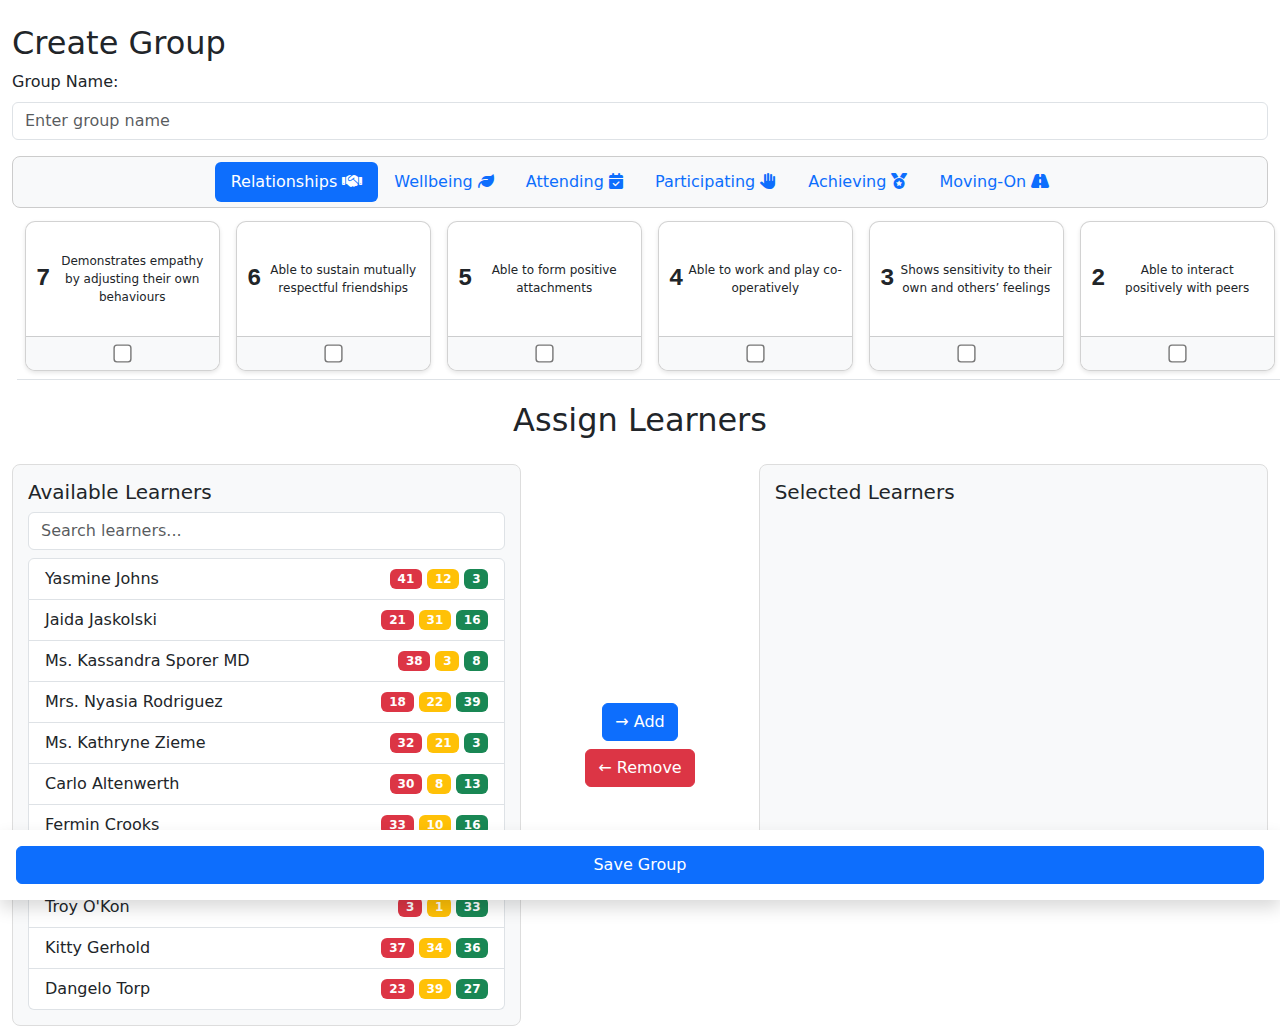
<file: create_group.html>
<!DOCTYPE html>
<html lang="en">

<head>
    <meta charset="UTF-8">
    <meta name="viewport" content="width=device-width, initial-scale=1.0">
    <title>Assessment Form</title>
    <link href="https://cdn.jsdelivr.net/npm/bootstrap@5.3.0/dist/css/bootstrap.min.css" rel="stylesheet">
    <script src="https://cdn.jsdelivr.net/npm/bootstrap@5.3.0/dist/js/bootstrap.bundle.min.js"></script>
    <link rel="stylesheet" href="https://cdnjs.cloudflare.com/ajax/libs/font-awesome/6.4.2/css/all.min.css">

    <style>
        .card {
            border-radius: 10px;
            overflow: hidden;
            box-shadow: 0 2px 4px rgba(0, 0, 0, 0.1);
            height: 150px;
            width: 195px;
            font-size: 0.75rem;
        }

        .card-body {
            padding: 10px;
        }

        .card-footer {
            display: flex;
            justify-content: space-around;
            align-items: center;
            background-color: #f8f9fa;
            padding: 10px;
            font-size: 0.8rem;
            line-height: 1.2;
        }

        input[type=checkbox] {
            transform: scale(1.4);
        }

        .nav-pills {
            border: 1px solid #ccc;
            border-radius: 8px;
            padding: 5px;
            background: #f8f9fa;
        }

        .tab-content {
            border: 1px solid #ccc;
            border-radius: 8px;
            padding: 5px;
            background: white;
        }

        .panel {
            border: 1px solid #ddd;
            border-radius: 8px;
            padding: 15px;
            background: #f8f9fa;
            min-height: 400px;
        }
        .list-group-item {
            cursor: pointer;
            display: flex;
            justify-content: space-between;
            align-items: center;
        }
        .badge-group {
            min-width: 90px;
            display: flex;
            gap: 5px;
        }

        /* Modal styles */
        .modal {
            display: none;
            position: fixed;
            z-index: 1;
            left: 0;
            top: 0;
            width: 100%;
            height: 100%;
            background-color: rgba(0, 0, 0, 0.5);
        }
        .modal-content {
            background-color: white;
            margin: 15% auto;
            padding: 20px;
            border: 1px solid #888;
            width: 50%;
            text-align: center;
        }
        .close {
            color: red;
            float: right;
            font-size: 20px;
            font-weight: bold;
            cursor: pointer;
        }
    </style>
</head>

<body>
    <div class="container-fluid mt-4">
        <div class="row">
            <div class="col-12">
                <h2>Create Group</h2>
                
                <!-- Group Name Input -->
                <div class="mb-3">
                    <label for="groupName" class="form-label">Group Name:</label>
                    <input type="text" id="groupName" class="form-control" placeholder="Enter group name">
                </div>
            </div>
            <div class="col-12">
                <ul class="nav nav-pills d-flex justify-content-center" role="tablist">
                                        <li class="nav-item" role="relationships">
                        <button class="nav-link active" id="pills-relationships-tab" data-bs-toggle="pill"
                            data-bs-target="#pills-relationships" type="button" role="tab" aria-controls="pills-relationships"
                            aria-selected="true">Relationships <i class="fa fa-handshake"></i> </button>
                    </li>
                                        <li class="nav-item" role="wellbeing">
                        <button class="nav-link " id="pills-wellbeing-tab" data-bs-toggle="pill"
                            data-bs-target="#pills-wellbeing" type="button" role="tab" aria-controls="pills-wellbeing"
                            aria-selected="true">Wellbeing <i class="fa fa-leaf"></i> </button>
                    </li>
                                        <li class="nav-item" role="attending">
                        <button class="nav-link " id="pills-attending-tab" data-bs-toggle="pill"
                            data-bs-target="#pills-attending" type="button" role="tab" aria-controls="pills-attending"
                            aria-selected="true">Attending <i class="fa fa-calendar-check"></i> </button>
                    </li>
                                        <li class="nav-item" role="participating">
                        <button class="nav-link " id="pills-participating-tab" data-bs-toggle="pill"
                            data-bs-target="#pills-participating" type="button" role="tab" aria-controls="pills-participating"
                            aria-selected="true">Participating <i class="fa fa-hand-paper"></i> </button>
                    </li>
                                        <li class="nav-item" role="achieving">
                        <button class="nav-link " id="pills-achieving-tab" data-bs-toggle="pill"
                            data-bs-target="#pills-achieving" type="button" role="tab" aria-controls="pills-achieving"
                            aria-selected="true">Achieving <i class="fa fa-medal"></i> </button>
                    </li>
                                        <li class="nav-item" role="moving-on">
                        <button class="nav-link " id="pills-moving-on-tab" data-bs-toggle="pill"
                            data-bs-target="#pills-moving-on" type="button" role="tab" aria-controls="pills-moving-on"
                            aria-selected="true">Moving-On <i class="fa fa-road"></i> </button>
                    </li>
                                    </ul>
                <div class="tab-content" id="pills-tabContent" style="border: #f8f9fa;">
                                        <div class="tab-pane fade  show active" id="pills-relationships"
                        role="tabpanel" aria-labelledby="pills-relationships-tab">
                        <table class="table">
                            <tr>
                                                            <td>
                                    <div class="card">
                                        <div class="card-body text-center d-flex align-items-center" id="card-body">
                                            <div
                                                style="margin-right: 5px; font-size: 1.5rem; font-family: 'Courier New', Courier, monospace; font-weight: bold;">
                                                7
                                            </div>
                                            Demonstrates empathy by adjusting their own behaviours
                                        </div>
                                        <div class="card-footer">
                                            <input type="checkbox" name="" id="">
                                        </div>
                                    </div>
                                </td>
                                                            <td>
                                    <div class="card">
                                        <div class="card-body text-center d-flex align-items-center" id="card-body">
                                            <div
                                                style="margin-right: 5px; font-size: 1.5rem; font-family: 'Courier New', Courier, monospace; font-weight: bold;">
                                                6
                                            </div>
                                            Able to sustain mutually respectful friendships
                                        </div>
                                        <div class="card-footer">
                                            <input type="checkbox" name="" id="">
                                        </div>
                                    </div>
                                </td>
                                                            <td>
                                    <div class="card">
                                        <div class="card-body text-center d-flex align-items-center" id="card-body">
                                            <div
                                                style="margin-right: 5px; font-size: 1.5rem; font-family: 'Courier New', Courier, monospace; font-weight: bold;">
                                                5
                                            </div>
                                            Able to form positive attachments
                                        </div>
                                        <div class="card-footer">
                                            <input type="checkbox" name="" id="">
                                        </div>
                                    </div>
                                </td>
                                                            <td>
                                    <div class="card">
                                        <div class="card-body text-center d-flex align-items-center" id="card-body">
                                            <div
                                                style="margin-right: 5px; font-size: 1.5rem; font-family: 'Courier New', Courier, monospace; font-weight: bold;">
                                                4
                                            </div>
                                            Able to work and play co-operatively
                                        </div>
                                        <div class="card-footer">
                                            <input type="checkbox" name="" id="">
                                        </div>
                                    </div>
                                </td>
                                                            <td>
                                    <div class="card">
                                        <div class="card-body text-center d-flex align-items-center" id="card-body">
                                            <div
                                                style="margin-right: 5px; font-size: 1.5rem; font-family: 'Courier New', Courier, monospace; font-weight: bold;">
                                                3
                                            </div>
                                            Shows sensitivity to their own and others’ feelings
                                        </div>
                                        <div class="card-footer">
                                            <input type="checkbox" name="" id="">
                                        </div>
                                    </div>
                                </td>
                                                            <td>
                                    <div class="card">
                                        <div class="card-body text-center d-flex align-items-center" id="card-body">
                                            <div
                                                style="margin-right: 5px; font-size: 1.5rem; font-family: 'Courier New', Courier, monospace; font-weight: bold;">
                                                2
                                            </div>
                                            Able to interact positively with peers
                                        </div>
                                        <div class="card-footer">
                                            <input type="checkbox" name="" id="">
                                        </div>
                                    </div>
                                </td>
                                                            <td>
                                    <div class="card">
                                        <div class="card-body text-center d-flex align-items-center" id="card-body">
                                            <div
                                                style="margin-right: 5px; font-size: 1.5rem; font-family: 'Courier New', Courier, monospace; font-weight: bold;">
                                                1
                                            </div>
                                            Able to interact positively with supporting adults
                                        </div>
                                        <div class="card-footer">
                                            <input type="checkbox" name="" id="">
                                        </div>
                                    </div>
                                </td>
                                                        </tr>
                        </table>
                    </div>
                                        <div class="tab-pane fade " id="pills-wellbeing"
                        role="tabpanel" aria-labelledby="pills-wellbeing-tab">
                        <table class="table">
                            <tr>
                                                            <td>
                                    <div class="card">
                                        <div class="card-body text-center d-flex align-items-center" id="card-body">
                                            <div
                                                style="margin-right: 5px; font-size: 1.5rem; font-family: 'Courier New', Courier, monospace; font-weight: bold;">
                                                7
                                            </div>
                                            Has the confidence to speak out about emotional wellbeing
                                        </div>
                                        <div class="card-footer">
                                            <input type="checkbox" name="" id="">
                                        </div>
                                    </div>
                                </td>
                                                            <td>
                                    <div class="card">
                                        <div class="card-body text-center d-flex align-items-center" id="card-body">
                                            <div
                                                style="margin-right: 5px; font-size: 1.5rem; font-family: 'Courier New', Courier, monospace; font-weight: bold;">
                                                6
                                            </div>
                                            Demonstrates self-awareness
                                        </div>
                                        <div class="card-footer">
                                            <input type="checkbox" name="" id="">
                                        </div>
                                    </div>
                                </td>
                                                            <td>
                                    <div class="card">
                                        <div class="card-body text-center d-flex align-items-center" id="card-body">
                                            <div
                                                style="margin-right: 5px; font-size: 1.5rem; font-family: 'Courier New', Courier, monospace; font-weight: bold;">
                                                5
                                            </div>
                                            Able to manage own basic hygiene needs
                                        </div>
                                        <div class="card-footer">
                                            <input type="checkbox" name="" id="">
                                        </div>
                                    </div>
                                </td>
                                                            <td>
                                    <div class="card">
                                        <div class="card-body text-center d-flex align-items-center" id="card-body">
                                            <div
                                                style="margin-right: 5px; font-size: 1.5rem; font-family: 'Courier New', Courier, monospace; font-weight: bold;">
                                                4
                                            </div>
                                            Has an awareness of stressors 
                                        </div>
                                        <div class="card-footer">
                                            <input type="checkbox" name="" id="">
                                        </div>
                                    </div>
                                </td>
                                                            <td>
                                    <div class="card">
                                        <div class="card-body text-center d-flex align-items-center" id="card-body">
                                            <div
                                                style="margin-right: 5px; font-size: 1.5rem; font-family: 'Courier New', Courier, monospace; font-weight: bold;">
                                                3
                                            </div>
                                            Able to seek support through co-regulation of emotions
                                        </div>
                                        <div class="card-footer">
                                            <input type="checkbox" name="" id="">
                                        </div>
                                    </div>
                                </td>
                                                            <td>
                                    <div class="card">
                                        <div class="card-body text-center d-flex align-items-center" id="card-body">
                                            <div
                                                style="margin-right: 5px; font-size: 1.5rem; font-family: 'Courier New', Courier, monospace; font-weight: bold;">
                                                2
                                            </div>
                                            Begins to recognize danger and seeks support
                                        </div>
                                        <div class="card-footer">
                                            <input type="checkbox" name="" id="">
                                        </div>
                                    </div>
                                </td>
                                                            <td>
                                    <div class="card">
                                        <div class="card-body text-center d-flex align-items-center" id="card-body">
                                            <div
                                                style="margin-right: 5px; font-size: 1.5rem; font-family: 'Courier New', Courier, monospace; font-weight: bold;">
                                                1
                                            </div>
                                            Able to express a range of emotions
                                        </div>
                                        <div class="card-footer">
                                            <input type="checkbox" name="" id="">
                                        </div>
                                    </div>
                                </td>
                                                        </tr>
                        </table>
                    </div>
                                        <div class="tab-pane fade " id="pills-attending"
                        role="tabpanel" aria-labelledby="pills-attending-tab">
                        <table class="table">
                            <tr>
                                                            <td>
                                    <div class="card">
                                        <div class="card-body text-center d-flex align-items-center" id="card-body">
                                            <div
                                                style="margin-right: 5px; font-size: 1.5rem; font-family: 'Courier New', Courier, monospace; font-weight: bold;">
                                                7
                                            </div>
                                            Sustains good levels of attendance
                                        </div>
                                        <div class="card-footer">
                                            <input type="checkbox" name="" id="">
                                        </div>
                                    </div>
                                </td>
                                                            <td>
                                    <div class="card">
                                        <div class="card-body text-center d-flex align-items-center" id="card-body">
                                            <div
                                                style="margin-right: 5px; font-size: 1.5rem; font-family: 'Courier New', Courier, monospace; font-weight: bold;">
                                                6
                                            </div>
                                            Able to access support
                                        </div>
                                        <div class="card-footer">
                                            <input type="checkbox" name="" id="">
                                        </div>
                                    </div>
                                </td>
                                                            <td>
                                    <div class="card">
                                        <div class="card-body text-center d-flex align-items-center" id="card-body">
                                            <div
                                                style="margin-right: 5px; font-size: 1.5rem; font-family: 'Courier New', Courier, monospace; font-weight: bold;">
                                                5
                                            </div>
                                            Engages in leisure and/or outdoor activities
                                        </div>
                                        <div class="card-footer">
                                            <input type="checkbox" name="" id="">
                                        </div>
                                    </div>
                                </td>
                                                            <td>
                                    <div class="card">
                                        <div class="card-body text-center d-flex align-items-center" id="card-body">
                                            <div
                                                style="margin-right: 5px; font-size: 1.5rem; font-family: 'Courier New', Courier, monospace; font-weight: bold;">
                                                4
                                            </div>
                                            Regularly feels positive about attending school
                                        </div>
                                        <div class="card-footer">
                                            <input type="checkbox" name="" id="">
                                        </div>
                                    </div>
                                </td>
                                                            <td>
                                    <div class="card">
                                        <div class="card-body text-center d-flex align-items-center" id="card-body">
                                            <div
                                                style="margin-right: 5px; font-size: 1.5rem; font-family: 'Courier New', Courier, monospace; font-weight: bold;">
                                                3
                                            </div>
                                            Engages in positive routines for entering school
                                        </div>
                                        <div class="card-footer">
                                            <input type="checkbox" name="" id="">
                                        </div>
                                    </div>
                                </td>
                                                            <td>
                                    <div class="card">
                                        <div class="card-body text-center d-flex align-items-center" id="card-body">
                                            <div
                                                style="margin-right: 5px; font-size: 1.5rem; font-family: 'Courier New', Courier, monospace; font-weight: bold;">
                                                2
                                            </div>
                                            Able to separate from close carers 
                                        </div>
                                        <div class="card-footer">
                                            <input type="checkbox" name="" id="">
                                        </div>
                                    </div>
                                </td>
                                                            <td>
                                    <div class="card">
                                        <div class="card-body text-center d-flex align-items-center" id="card-body">
                                            <div
                                                style="margin-right: 5px; font-size: 1.5rem; font-family: 'Courier New', Courier, monospace; font-weight: bold;">
                                                1
                                            </div>
                                            Accepts being with others
                                        </div>
                                        <div class="card-footer">
                                            <input type="checkbox" name="" id="">
                                        </div>
                                    </div>
                                </td>
                                                        </tr>
                        </table>
                    </div>
                                        <div class="tab-pane fade " id="pills-participating"
                        role="tabpanel" aria-labelledby="pills-participating-tab">
                        <table class="table">
                            <tr>
                                                            <td>
                                    <div class="card">
                                        <div class="card-body text-center d-flex align-items-center" id="card-body">
                                            <div
                                                style="margin-right: 5px; font-size: 1.5rem; font-family: 'Courier New', Courier, monospace; font-weight: bold;">
                                                7
                                            </div>
                                            Actively seeks out opportunities
                                        </div>
                                        <div class="card-footer">
                                            <input type="checkbox" name="" id="">
                                        </div>
                                    </div>
                                </td>
                                                            <td>
                                    <div class="card">
                                        <div class="card-body text-center d-flex align-items-center" id="card-body">
                                            <div
                                                style="margin-right: 5px; font-size: 1.5rem; font-family: 'Courier New', Courier, monospace; font-weight: bold;">
                                                6
                                            </div>
                                            Able to tackle projects confidently
                                        </div>
                                        <div class="card-footer">
                                            <input type="checkbox" name="" id="">
                                        </div>
                                    </div>
                                </td>
                                                            <td>
                                    <div class="card">
                                        <div class="card-body text-center d-flex align-items-center" id="card-body">
                                            <div
                                                style="margin-right: 5px; font-size: 1.5rem; font-family: 'Courier New', Courier, monospace; font-weight: bold;">
                                                5
                                            </div>
                                            Shows awareness of the similarities and differences
                                        </div>
                                        <div class="card-footer">
                                            <input type="checkbox" name="" id="">
                                        </div>
                                    </div>
                                </td>
                                                            <td>
                                    <div class="card">
                                        <div class="card-body text-center d-flex align-items-center" id="card-body">
                                            <div
                                                style="margin-right: 5px; font-size: 1.5rem; font-family: 'Courier New', Courier, monospace; font-weight: bold;">
                                                4
                                            </div>
                                            Engages in group activities
                                        </div>
                                        <div class="card-footer">
                                            <input type="checkbox" name="" id="">
                                        </div>
                                    </div>
                                </td>
                                                            <td>
                                    <div class="card">
                                        <div class="card-body text-center d-flex align-items-center" id="card-body">
                                            <div
                                                style="margin-right: 5px; font-size: 1.5rem; font-family: 'Courier New', Courier, monospace; font-weight: bold;">
                                                3
                                            </div>
                                            Shows willingness to try new activities
                                        </div>
                                        <div class="card-footer">
                                            <input type="checkbox" name="" id="">
                                        </div>
                                    </div>
                                </td>
                                                            <td>
                                    <div class="card">
                                        <div class="card-body text-center d-flex align-items-center" id="card-body">
                                            <div
                                                style="margin-right: 5px; font-size: 1.5rem; font-family: 'Courier New', Courier, monospace; font-weight: bold;">
                                                2
                                            </div>
                                            Engages in interactive play
                                        </div>
                                        <div class="card-footer">
                                            <input type="checkbox" name="" id="">
                                        </div>
                                    </div>
                                </td>
                                                            <td>
                                    <div class="card">
                                        <div class="card-body text-center d-flex align-items-center" id="card-body">
                                            <div
                                                style="margin-right: 5px; font-size: 1.5rem; font-family: 'Courier New', Courier, monospace; font-weight: bold;">
                                                1
                                            </div>
                                            Will respond to experiences that are brought to their attention
                                        </div>
                                        <div class="card-footer">
                                            <input type="checkbox" name="" id="">
                                        </div>
                                    </div>
                                </td>
                                                        </tr>
                        </table>
                    </div>
                                        <div class="tab-pane fade " id="pills-achieving"
                        role="tabpanel" aria-labelledby="pills-achieving-tab">
                        <table class="table">
                            <tr>
                                                            <td>
                                    <div class="card">
                                        <div class="card-body text-center d-flex align-items-center" id="card-body">
                                            <div
                                                style="margin-right: 5px; font-size: 1.5rem; font-family: 'Courier New', Courier, monospace; font-weight: bold;">
                                                7
                                            </div>
                                            Confident at making decisions
                                        </div>
                                        <div class="card-footer">
                                            <input type="checkbox" name="" id="">
                                        </div>
                                    </div>
                                </td>
                                                            <td>
                                    <div class="card">
                                        <div class="card-body text-center d-flex align-items-center" id="card-body">
                                            <div
                                                style="margin-right: 5px; font-size: 1.5rem; font-family: 'Courier New', Courier, monospace; font-weight: bold;">
                                                6
                                            </div>
                                            Able to improvise
                                        </div>
                                        <div class="card-footer">
                                            <input type="checkbox" name="" id="">
                                        </div>
                                    </div>
                                </td>
                                                            <td>
                                    <div class="card">
                                        <div class="card-body text-center d-flex align-items-center" id="card-body">
                                            <div
                                                style="margin-right: 5px; font-size: 1.5rem; font-family: 'Courier New', Courier, monospace; font-weight: bold;">
                                                5
                                            </div>
                                            Able to formulate and question information
                                        </div>
                                        <div class="card-footer">
                                            <input type="checkbox" name="" id="">
                                        </div>
                                    </div>
                                </td>
                                                            <td>
                                    <div class="card">
                                        <div class="card-body text-center d-flex align-items-center" id="card-body">
                                            <div
                                                style="margin-right: 5px; font-size: 1.5rem; font-family: 'Courier New', Courier, monospace; font-weight: bold;">
                                                4
                                            </div>
                                            Able to understand the consequences of a decision
                                        </div>
                                        <div class="card-footer">
                                            <input type="checkbox" name="" id="">
                                        </div>
                                    </div>
                                </td>
                                                            <td>
                                    <div class="card">
                                        <div class="card-body text-center d-flex align-items-center" id="card-body">
                                            <div
                                                style="margin-right: 5px; font-size: 1.5rem; font-family: 'Courier New', Courier, monospace; font-weight: bold;">
                                                3
                                            </div>
                                            Has the confidence to do things differently
                                        </div>
                                        <div class="card-footer">
                                            <input type="checkbox" name="" id="">
                                        </div>
                                    </div>
                                </td>
                                                            <td>
                                    <div class="card">
                                        <div class="card-body text-center d-flex align-items-center" id="card-body">
                                            <div
                                                style="margin-right: 5px; font-size: 1.5rem; font-family: 'Courier New', Courier, monospace; font-weight: bold;">
                                                2
                                            </div>
                                            Expresses interests and uses special Interests
                                        </div>
                                        <div class="card-footer">
                                            <input type="checkbox" name="" id="">
                                        </div>
                                    </div>
                                </td>
                                                            <td>
                                    <div class="card">
                                        <div class="card-body text-center d-flex align-items-center" id="card-body">
                                            <div
                                                style="margin-right: 5px; font-size: 1.5rem; font-family: 'Courier New', Courier, monospace; font-weight: bold;">
                                                1
                                            </div>
                                            Able to take instructions and engage
                                        </div>
                                        <div class="card-footer">
                                            <input type="checkbox" name="" id="">
                                        </div>
                                    </div>
                                </td>
                                                        </tr>
                        </table>
                    </div>
                                        <div class="tab-pane fade " id="pills-moving-on"
                        role="tabpanel" aria-labelledby="pills-moving-on-tab">
                        <table class="table">
                            <tr>
                                                            <td>
                                    <div class="card">
                                        <div class="card-body text-center d-flex align-items-center" id="card-body">
                                            <div
                                                style="margin-right: 5px; font-size: 1.5rem; font-family: 'Courier New', Courier, monospace; font-weight: bold;">
                                                7
                                            </div>
                                            Engages with work experience opportunities
                                        </div>
                                        <div class="card-footer">
                                            <input type="checkbox" name="" id="">
                                        </div>
                                    </div>
                                </td>
                                                            <td>
                                    <div class="card">
                                        <div class="card-body text-center d-flex align-items-center" id="card-body">
                                            <div
                                                style="margin-right: 5px; font-size: 1.5rem; font-family: 'Courier New', Courier, monospace; font-weight: bold;">
                                                6
                                            </div>
                                            Engages with exposure through the curriculum
                                        </div>
                                        <div class="card-footer">
                                            <input type="checkbox" name="" id="">
                                        </div>
                                    </div>
                                </td>
                                                            <td>
                                    <div class="card">
                                        <div class="card-body text-center d-flex align-items-center" id="card-body">
                                            <div
                                                style="margin-right: 5px; font-size: 1.5rem; font-family: 'Courier New', Courier, monospace; font-weight: bold;">
                                                5
                                            </div>
                                            Shows initiative when solving problems
                                        </div>
                                        <div class="card-footer">
                                            <input type="checkbox" name="" id="">
                                        </div>
                                    </div>
                                </td>
                                                            <td>
                                    <div class="card">
                                        <div class="card-body text-center d-flex align-items-center" id="card-body">
                                            <div
                                                style="margin-right: 5px; font-size: 1.5rem; font-family: 'Courier New', Courier, monospace; font-weight: bold;">
                                                4
                                            </div>
                                            Able to solve a problem independently
                                        </div>
                                        <div class="card-footer">
                                            <input type="checkbox" name="" id="">
                                        </div>
                                    </div>
                                </td>
                                                            <td>
                                    <div class="card">
                                        <div class="card-body text-center d-flex align-items-center" id="card-body">
                                            <div
                                                style="margin-right: 5px; font-size: 1.5rem; font-family: 'Courier New', Courier, monospace; font-weight: bold;">
                                                3
                                            </div>
                                            Shows willingness to develop skills
                                        </div>
                                        <div class="card-footer">
                                            <input type="checkbox" name="" id="">
                                        </div>
                                    </div>
                                </td>
                                                            <td>
                                    <div class="card">
                                        <div class="card-body text-center d-flex align-items-center" id="card-body">
                                            <div
                                                style="margin-right: 5px; font-size: 1.5rem; font-family: 'Courier New', Courier, monospace; font-weight: bold;">
                                                2
                                            </div>
                                            Accepts change in familiar situations
                                        </div>
                                        <div class="card-footer">
                                            <input type="checkbox" name="" id="">
                                        </div>
                                    </div>
                                </td>
                                                            <td>
                                    <div class="card">
                                        <div class="card-body text-center d-flex align-items-center" id="card-body">
                                            <div
                                                style="margin-right: 5px; font-size: 1.5rem; font-family: 'Courier New', Courier, monospace; font-weight: bold;">
                                                1
                                            </div>
                                            Able to identify choice
                                        </div>
                                        <div class="card-footer">
                                            <input type="checkbox" name="" id="">
                                        </div>
                                    </div>
                                </td>
                                                        </tr>
                        </table>
                    </div>
                                    </div>
            </div>
        </div>

        <h2 class="text-center">Assign Learners</h2>
        <div class="row mt-4">
            <!-- Left Panel: Available Learners -->
            <div class="col-md-5">
                <div class="panel">
                    <h5>Available Learners</h5>
                    <input type="text" id="searchLearners" class="form-control mb-2" placeholder="Search learners...">
                    <ul class="list-group" id="availableLearners">
                                                <li class="list-group-item trigger">
                            <span>Yasmine Johns</span>
                            <span class="badge-group">
                                <span class="badge bg-danger">41</span>
                                <span class="badge bg-warning">12</span>
                                <span class="badge bg-success">3</span>
                            </span>
                        </li>
                                                <li class="list-group-item trigger">
                            <span>Jaida Jaskolski</span>
                            <span class="badge-group">
                                <span class="badge bg-danger">21</span>
                                <span class="badge bg-warning">31</span>
                                <span class="badge bg-success">16</span>
                            </span>
                        </li>
                                                <li class="list-group-item trigger">
                            <span>Ms. Kassandra Sporer MD</span>
                            <span class="badge-group">
                                <span class="badge bg-danger">38</span>
                                <span class="badge bg-warning">3</span>
                                <span class="badge bg-success">8</span>
                            </span>
                        </li>
                                                <li class="list-group-item trigger">
                            <span>Mrs. Nyasia Rodriguez</span>
                            <span class="badge-group">
                                <span class="badge bg-danger">18</span>
                                <span class="badge bg-warning">22</span>
                                <span class="badge bg-success">39</span>
                            </span>
                        </li>
                                                <li class="list-group-item trigger">
                            <span>Ms. Kathryne Zieme</span>
                            <span class="badge-group">
                                <span class="badge bg-danger">32</span>
                                <span class="badge bg-warning">21</span>
                                <span class="badge bg-success">3</span>
                            </span>
                        </li>
                                                <li class="list-group-item trigger">
                            <span>Carlo Altenwerth</span>
                            <span class="badge-group">
                                <span class="badge bg-danger">30</span>
                                <span class="badge bg-warning">8</span>
                                <span class="badge bg-success">13</span>
                            </span>
                        </li>
                                                <li class="list-group-item trigger">
                            <span>Fermin Crooks</span>
                            <span class="badge-group">
                                <span class="badge bg-danger">33</span>
                                <span class="badge bg-warning">10</span>
                                <span class="badge bg-success">16</span>
                            </span>
                        </li>
                                                <li class="list-group-item trigger">
                            <span>Ms. Ana Schiller</span>
                            <span class="badge-group">
                                <span class="badge bg-danger">7</span>
                                <span class="badge bg-warning">39</span>
                                <span class="badge bg-success">15</span>
                            </span>
                        </li>
                                                <li class="list-group-item trigger">
                            <span>Troy O&#039;Kon</span>
                            <span class="badge-group">
                                <span class="badge bg-danger">3</span>
                                <span class="badge bg-warning">1</span>
                                <span class="badge bg-success">33</span>
                            </span>
                        </li>
                                                <li class="list-group-item trigger">
                            <span>Kitty Gerhold</span>
                            <span class="badge-group">
                                <span class="badge bg-danger">37</span>
                                <span class="badge bg-warning">34</span>
                                <span class="badge bg-success">36</span>
                            </span>
                        </li>
                                                <li class="list-group-item trigger">
                            <span>Dangelo Torp</span>
                            <span class="badge-group">
                                <span class="badge bg-danger">23</span>
                                <span class="badge bg-warning">39</span>
                                <span class="badge bg-success">27</span>
                            </span>
                        </li>
                                            </ul>
                </div>
            </div>

            <!-- Buttons for Moving Learners -->
            <div class="col-md-2 d-flex flex-column align-items-center justify-content-center">
                <button class="btn btn-primary mb-2" onclick="moveSelected('availableLearners', 'selectedLearners')">→ Add</button>
                <button class="btn btn-danger" onclick="moveSelected('selectedLearners', 'availableLearners')">← Remove</button>
            </div>

            <!-- Right Panel: Selected Learners -->
            <div class="col-md-5">
                <div class="panel">
                    <h5>Selected Learners</h5>
                    <ul class="list-group" id="selectedLearners">
                        <!-- Selected learners will appear here -->
                    </ul>
                </div>
            </div>
        </div>

        <!-- Save Group Button -->
        <div class="fixed-bottom p-3 bg-white shadow">
            <button class="btn btn-primary w-100" id="saveGroupBtn">Save Group</button>
        </div>

        <!-- Modal -->
        <div id="myModal" class="modal">
            <div class="modal-content">
                <span class="close">&times;</span>
                <pre id="modal-text"></pre>
            </div>
        </div>

    </div>
    
    <script src="https://code.jquery.com/jquery-3.7.1.slim.min.js" integrity="sha256-kmHvs0B+OpCW5GVHUNjv9rOmY0IvSIRcf7zGUDTDQM8=" crossorigin="anonymous"></script>

    <script>
        $('input[type="radio"]').on('change', function() {
            clickedRadio = $(this);
            cardBody = clickedRadio.closest('.card').find('.card-body');

            console.log(clickedRadio, cardBody);

            if (clickedRadio.attr('name') === 'education-barrier') {
                bgColor = clickedRadio.val() === 'yes' ? 'red' : 'green';
                cardBody.css({
                    backgroundColor: bgColor,
                    color: bgColor === 'red' ? 'white' : 'black'
                });
            }
        });

        // Move selected learners between lists
        function moveSelected(fromList, toList) {
            const from = document.getElementById(fromList);
            const to = document.getElementById(toList);
            const selectedItems = [...from.getElementsByClassName("active")];

            selectedItems.forEach(item => {
                item.classList.remove("active");
                to.appendChild(item);
            });
        }

        // Toggle selection on click
        document.querySelectorAll(".list-group").forEach(list => {
            list.addEventListener("click", function(event) {
                if (event.target.tagName === "LI") {
                    event.target.classList.toggle("active");
                    event.target.classList.toggle("list-group-item-primary");
                }
            });
        });

        // Search filter for learners
        document.getElementById("searchLearners").addEventListener("input", function () {
            const filter = this.value.toLowerCase();
            document.querySelectorAll("#availableLearners .list-group-item").forEach(item => {
                item.style.display = item.textContent.toLowerCase().includes(filter) ? "" : "none";
            });
        });

        const g = `<table class="table table-bordered w-auto" style="width: auto !important; table-layout: auto !important;">
            <thead>
                <tr>
                    <th></th>
                    <th>Relationships <i class="fa fa-handshake"></i>
                    </th>
                    <th>Wellbeing <i class="fa fa-leaf"></i>
                    </th>
                    <th>Attending <i class="fa fa-calendar-check"></i>
                    </th>
                    <th>Participating <i class="fa fa-hand-paper"></i>
                    </th>
                    <th>Achieving <i class="fa fa-medal"></i>
                    </th>
                    <th>Moving-On <i class="fa fa-road"></i>
                    </th>
                </tr>
            </thead>
            <tbody>
                        <tr>
                <th class="align-middle">7
                                </th><td style="font-size: smaller; background-color: #ffbf00;">Demonstrates empathy by adjusting their own behaviours</td>
                                <td style="font-size: smaller; background-color: #ffbf00;">Has the confidence to speak out about emotional wellbeing</td>
                                <td style="font-size: smaller; background-color: #ffbf00;">Sustains good levels of attendance</td>
                                <td style="font-size: smaller; background-color: #ffbf00;">Actively seeks out opportunities</td>
                                <td style="font-size: smaller; background-color: #ffbf00;">Confident at making decisions</td>
                                <td style="font-size: smaller; background-color: red;">Engages with work experience opportunities</td>
                            </tr>
                        <tr>
                <th class="align-middle">6
                                </th><td style="font-size: smaller; background-color: #ffbf00;">Able to sustain mutually respectful friendships</td>
                                <td style="font-size: smaller; background-color: #ffbf00;">Demonstrates self-awareness</td>
                                <td style="font-size: smaller; background-color: #ffbf00;">Able to access support</td>
                                <td style="font-size: smaller; background-color: red;">Able to tackle projects confidently</td>
                                <td style="font-size: smaller; background-color: green;">Able to improvise</td>
                                <td style="font-size: smaller; background-color: red;">Engages with exposure through the curriculum</td>
                            </tr>
                        <tr>
                <th class="align-middle">5
                                </th><td style="font-size: smaller; background-color: #ffbf00;">Able to form positive attachments</td>
                                <td style="font-size: smaller; background-color: #ffbf00;">Able to manage own basic hygiene needs</td>
                                <td style="font-size: smaller; background-color: green;">Engages in leisure and/or outdoor activities</td>
                                <td style="font-size: smaller; background-color: red;">Shows awareness of the similarities and differences</td>
                                <td style="font-size: smaller; background-color: red;">Able to formulate and question information</td>
                                <td style="font-size: smaller; background-color: #ffbf00;">Shows initiative when solving problems</td>
                            </tr>
                        <tr>
                <th class="align-middle">4
                                </th><td style="font-size: smaller; background-color: #ffbf00;">Able to work and play co-operatively</td>
                                <td style="font-size: smaller; background-color: green;">Has an awareness of stressors </td>
                                <td style="font-size: smaller; background-color: red;">Regularly feels positive about attending school</td>
                                <td style="font-size: smaller; background-color: red;">Engages in group activities</td>
                                <td style="font-size: smaller; background-color: green;">Able to understand the consequences of a decision</td>
                                <td style="font-size: smaller; background-color: green;">Able to solve a problem independently</td>
                            </tr>
                        <tr>
                <th class="align-middle">3
                                </th><td style="font-size: smaller; background-color: #ffbf00;">Shows sensitivity to their own and others’ feelings</td>
                                <td style="font-size: smaller; background-color: #ffbf00;">Able to seek support through co-regulation of emotions</td>
                                <td style="font-size: smaller; background-color: green;">Engages in positive routines for entering school</td>
                                <td style="font-size: smaller; background-color: #ffbf00;">Shows willingness to try new activities</td>
                                <td style="font-size: smaller; background-color: red;">Has the confidence to do things differently</td>
                                <td style="font-size: smaller; background-color: #ffbf00;">Shows willingness to develop skills</td>
                            </tr>
                        <tr>
                <th class="align-middle">2
                                </th><td style="font-size: smaller; background-color: red;">Able to interact positively with peers</td>
                                <td style="font-size: smaller; background-color: green;">Begins to recognize danger and seeks support</td>
                                <td style="font-size: smaller; background-color: #ffbf00;">Able to separate from close carers </td>
                                <td style="font-size: smaller; background-color: green;">Engages in interactive play</td>
                                <td style="font-size: smaller; background-color: red;">Expresses interests and uses special Interests</td>
                                <td style="font-size: smaller; background-color: red;">Accepts change in familiar situations</td>
                            </tr>
                        <tr>
                <th class="align-middle">1
                                </th><td style="font-size: smaller; background-color: red;">Able to interact positively with supporting adults</td>
                                <td style="font-size: smaller; background-color: green;">Able to express a range of emotions</td>
                                <td style="font-size: smaller; background-color: green;">Accepts being with others</td>
                                <td style="font-size: smaller; background-color: red;">Will respond to experiences that are brought to their attention</td>
                                <td style="font-size: smaller; background-color: red;">Able to take instructions and engage</td>
                                <td style="font-size: smaller; background-color: green;">Able to identify choice</td>
                            </tr>
                        </tbody>
        </table>`;

        const modal = document.getElementById("myModal");
        const modalText = document.getElementById("modal-text");
        const closeModal = document.querySelector(".close");

        const triggers = document.getElementsByClassName("trigger");

        for (let i = 0; i < triggers.length; i++) {
            triggers[i].addEventListener("dblclick", function() {
                modalText.innerHTML = g; // Show HTML content
                modal.style.display = "block";
            });
        }


        closeModal.addEventListener("click", function() {
            modal.style.display = "none";
        });

        window.addEventListener("click", function(event) {
            if (event.target === modal) {
                modal.style.display = "none";
            }
        });

    </script>
</body>

</html>
</file>
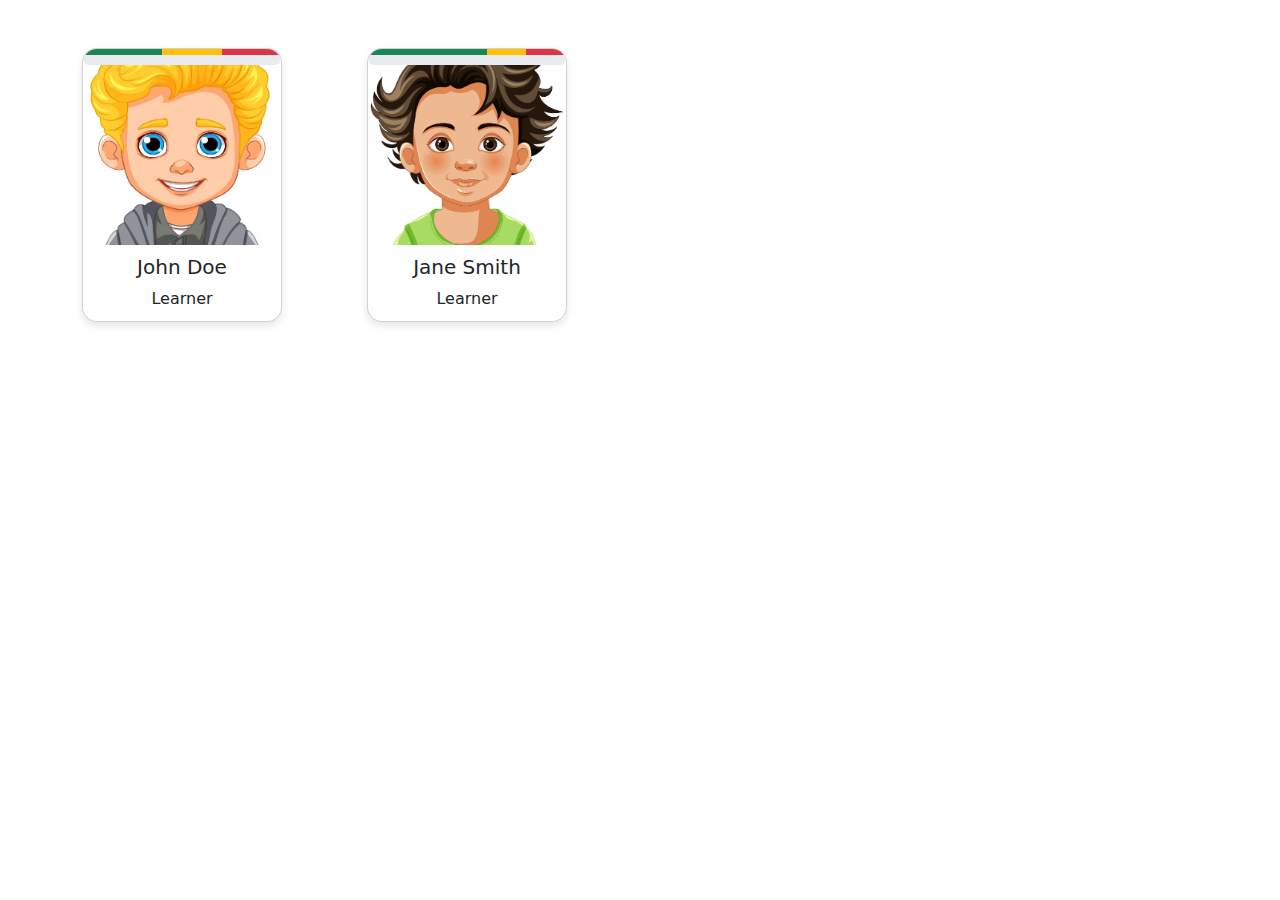
<file: esex2.html>
<!DOCTYPE html>
<html lang="en">
<head>
    <meta charset="UTF-8">
    <meta name="viewport" content="width=device-width, initial-scale=1.0">
    <title>Person Card with Progress Bar</title>
    <link href="https://cdn.jsdelivr.net/npm/bootstrap@5.3.0/dist/css/bootstrap.min.css" rel="stylesheet">
    <style>
        .person-card {
            width: 200px;
            border-radius: 15px;
            overflow: hidden;
            box-shadow: 0 4px 8px rgba(0, 0, 0, 0.1);
            position: relative;
        }
        .progress-bar {
            height: 6px;
        }
        .person-img {
            width: 100%;
            height: 180px;
            object-fit: cover;
        }
        .card-body {
            text-align: center;
            padding: 10px;
        }
    </style>
</head>
<body>
    <div class="container mt-5">
        <div class="row g-4">
            <!-- Card for Person 1 -->
            <div class="col-md-3">
                <div class="card person-card">
                    <!-- Progress Bar -->
                    <div class="progress">
                        <div class="progress-bar bg-success" style="width: 40%;"></div>
                        <div class="progress-bar bg-warning" style="width: 30%;"></div>
                        <div class="progress-bar bg-danger" style="width: 30%;"></div>
                    </div>
                    <!-- Person Image -->
                    <img src="5si6_9e65_230710.jpg" alt="Person Image" class="person-img">
                    <!-- Card Body -->
                    <div class="card-body">
                        <h5 class="card-title">John Doe</h5>
                        <p class="card-text">Learner</p>
                    </div>
                </div>
            </div>

            <!-- Add more cards as needed -->
            <div class="col-md-3">
                <div class="card person-card">
                    <div class="progress">
                        <div class="progress-bar bg-success" style="width: 60%;"></div>
                        <div class="progress-bar bg-warning" style="width: 20%;"></div>
                        <div class="progress-bar bg-danger" style="width: 20%;"></div>
                    </div>
                    <img src="28c4a35c-3524-437c-b610-4e5d6acab049.jpg" alt="Person Image" class="person-img">
                    <div class="card-body">
                        <h5 class="card-title">Jane Smith</h5>
                        <p class="card-text">Learner</p>
                    </div>
                </div>
            </div>
        </div>
    </div>

    <script src="https://cdn.jsdelivr.net/npm/bootstrap@5.3.0/dist/js/bootstrap.bundle.min.js"></script>
</body>
</html>
</file>
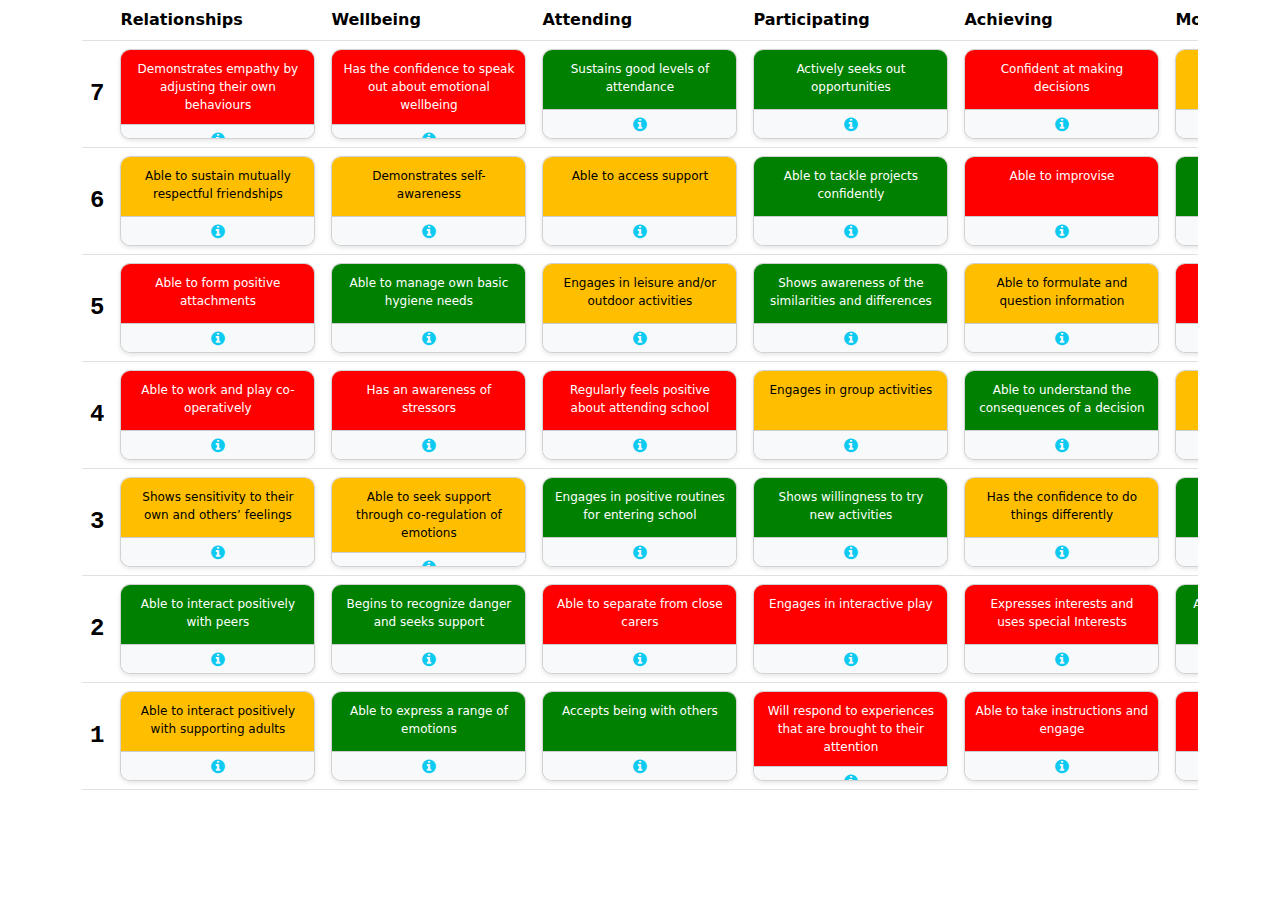
<file: essex.html>
<!DOCTYPE html>
<html lang="en">

<head>
    <meta charset="UTF-8">
    <meta name="viewport" content="width=device-width, initial-scale=1.0">
    <title>View Assessment</title>
    <link href="https://cdn.jsdelivr.net/npm/bootstrap@5.3.0/dist/css/bootstrap.min.css" rel="stylesheet">
    <script src="https://cdn.jsdelivr.net/npm/bootstrap@5.3.0/dist/js/bootstrap.bundle.min.js"></script>
    <link href="https://cdnjs.cloudflare.com/ajax/libs/font-awesome/4.7.0/css/font-awesome.css" rel="stylesheet">
    
    <style>
        .table-container {
            display: grid;
            grid-template-columns: repeat(6, 1fr);
            /* 6 columns */
            gap: 10px;
            margin: 20px;
        }

        .card {
            border-radius: 10px;
            overflow: hidden;
            box-shadow: 0 2px 4px rgba(0, 0, 0, 0.1);
            height: 90px;
            width: 195px;
            font-size: 0.75rem;
        }

        .card-body {
            padding: 10px;
        }

        .card-footer {
            /* height: 30px; */
            display: flex;
            justify-content: space-around;
            align-items: center;
            background-color: #f8f9fa;
        }

        .traffic-light label {
            margin: 0;
            font-size: 0.75rem;
            cursor: pointer;
        }

        .footer-row {
            font-size: small;
        }
    </style>
</head>

<body>
    <div class="container">
        <div class="row">
            <div class="col-xs-12">
                <div class="table-responsive">
                    <table class="table">
                        <thead>
                            <tr>
                                <th></th>
                                                                <th>Relationships
                                                                <th>Wellbeing
                                                                <th>Attending
                                                                <th>Participating
                                                                <th>Achieving
                                                                <th>Moving-On
                                                            </tr>
                        </thead>
                        <tbody>
                                                        <tr>
                                <th class="align-middle" style="font-size: 1.5rem; font-family: 'Courier New', Courier, monospace; font-weight: bold;">7</th>
                                                                                                <td>
                                    <div class="card">
                                        <div class="card-body text-center" id="card-body-1" style="background-color: red;">
                                            Demonstrates empathy by adjusting their own behaviours
                                        </div>
                                        <div class="card-footer">
                                            <i class="fa fa-info-circle fa-lg text-info" style="cursor: pointer;" data-bs-toggle="modal" 
                                                data-bs-target="#infoModal" onclick="setModalContent(this);"></i>
                                        </div>
                                        <div class="dummy" style="display: none;">
                                            <div class="footer-row">
                                                <span>Can the young person/child use this skill?</span>
                                                <div class="btn-group">
                                                                                                        <span class="badge bg-success">Yes</span>
                                                </div>
                                            </div>
                                            <div class="footer-row">
                                                <span>How often the young person/child use this skill?</span>
                                                <div class="btn-group">
                                                                                                        <span class="badge bg-warning">Often</span>
                                                </div>
                                            </div>
                                            <div class="footer-row">
                                                <span>Is this area presenting a barrier in accessing or participating fully in education?</span>
                                                <div class="btn-group">
                                                                                                        <span class="badge bg-success">Yes</span>
                                                </div>
                                            </div>
                                        </div>
                                    </div>
                                </td>
                                                                                                <td>
                                    <div class="card">
                                        <div class="card-body text-center" id="card-body-1" style="background-color: red;">
                                            Has the confidence to speak out about emotional wellbeing
                                        </div>
                                        <div class="card-footer">
                                            <i class="fa fa-info-circle fa-lg text-info" style="cursor: pointer;" data-bs-toggle="modal" 
                                                data-bs-target="#infoModal" onclick="setModalContent(this);"></i>
                                        </div>
                                        <div class="dummy" style="display: none;">
                                            <div class="footer-row">
                                                <span>Can the young person/child use this skill?</span>
                                                <div class="btn-group">
                                                                                                        <span class="badge bg-danger">No</span>
                                                </div>
                                            </div>
                                            <div class="footer-row">
                                                <span>How often the young person/child use this skill?</span>
                                                <div class="btn-group">
                                                                                                        <span class="badge bg-warning">Often</span>
                                                </div>
                                            </div>
                                            <div class="footer-row">
                                                <span>Is this area presenting a barrier in accessing or participating fully in education?</span>
                                                <div class="btn-group">
                                                                                                        <span class="badge bg-danger">No</span>
                                                </div>
                                            </div>
                                        </div>
                                    </div>
                                </td>
                                                                                                <td>
                                    <div class="card">
                                        <div class="card-body text-center" id="card-body-1" style="background-color: green;">
                                            Sustains good levels of attendance
                                        </div>
                                        <div class="card-footer">
                                            <i class="fa fa-info-circle fa-lg text-info" style="cursor: pointer;" data-bs-toggle="modal" 
                                                data-bs-target="#infoModal" onclick="setModalContent(this);"></i>
                                        </div>
                                        <div class="dummy" style="display: none;">
                                            <div class="footer-row">
                                                <span>Can the young person/child use this skill?</span>
                                                <div class="btn-group">
                                                                                                        <span class="badge bg-success">Yes</span>
                                                </div>
                                            </div>
                                            <div class="footer-row">
                                                <span>How often the young person/child use this skill?</span>
                                                <div class="btn-group">
                                                                                                        <span class="badge bg-warning">Often</span>
                                                </div>
                                            </div>
                                            <div class="footer-row">
                                                <span>Is this area presenting a barrier in accessing or participating fully in education?</span>
                                                <div class="btn-group">
                                                                                                        <span class="badge bg-danger">No</span>
                                                </div>
                                            </div>
                                        </div>
                                    </div>
                                </td>
                                                                                                <td>
                                    <div class="card">
                                        <div class="card-body text-center" id="card-body-1" style="background-color: green;">
                                            Actively seeks out opportunities
                                        </div>
                                        <div class="card-footer">
                                            <i class="fa fa-info-circle fa-lg text-info" style="cursor: pointer;" data-bs-toggle="modal" 
                                                data-bs-target="#infoModal" onclick="setModalContent(this);"></i>
                                        </div>
                                        <div class="dummy" style="display: none;">
                                            <div class="footer-row">
                                                <span>Can the young person/child use this skill?</span>
                                                <div class="btn-group">
                                                                                                        <span class="badge bg-success">Yes</span>
                                                </div>
                                            </div>
                                            <div class="footer-row">
                                                <span>How often the young person/child use this skill?</span>
                                                <div class="btn-group">
                                                                                                        <span class="badge bg-danger">Never</span>
                                                </div>
                                            </div>
                                            <div class="footer-row">
                                                <span>Is this area presenting a barrier in accessing or participating fully in education?</span>
                                                <div class="btn-group">
                                                                                                        <span class="badge bg-success">Yes</span>
                                                </div>
                                            </div>
                                        </div>
                                    </div>
                                </td>
                                                                                                <td>
                                    <div class="card">
                                        <div class="card-body text-center" id="card-body-1" style="background-color: red;">
                                            Confident at making decisions
                                        </div>
                                        <div class="card-footer">
                                            <i class="fa fa-info-circle fa-lg text-info" style="cursor: pointer;" data-bs-toggle="modal" 
                                                data-bs-target="#infoModal" onclick="setModalContent(this);"></i>
                                        </div>
                                        <div class="dummy" style="display: none;">
                                            <div class="footer-row">
                                                <span>Can the young person/child use this skill?</span>
                                                <div class="btn-group">
                                                                                                        <span class="badge bg-success">Yes</span>
                                                </div>
                                            </div>
                                            <div class="footer-row">
                                                <span>How often the young person/child use this skill?</span>
                                                <div class="btn-group">
                                                                                                        <span class="badge bg-warning">Often</span>
                                                </div>
                                            </div>
                                            <div class="footer-row">
                                                <span>Is this area presenting a barrier in accessing or participating fully in education?</span>
                                                <div class="btn-group">
                                                                                                        <span class="badge bg-success">Yes</span>
                                                </div>
                                            </div>
                                        </div>
                                    </div>
                                </td>
                                                                                                <td>
                                    <div class="card">
                                        <div class="card-body text-center" id="card-body-1" style="background-color: #ffbf00;">
                                            Engages with work experience opportunities
                                        </div>
                                        <div class="card-footer">
                                            <i class="fa fa-info-circle fa-lg text-info" style="cursor: pointer;" data-bs-toggle="modal" 
                                                data-bs-target="#infoModal" onclick="setModalContent(this);"></i>
                                        </div>
                                        <div class="dummy" style="display: none;">
                                            <div class="footer-row">
                                                <span>Can the young person/child use this skill?</span>
                                                <div class="btn-group">
                                                                                                        <span class="badge bg-success">Yes</span>
                                                </div>
                                            </div>
                                            <div class="footer-row">
                                                <span>How often the young person/child use this skill?</span>
                                                <div class="btn-group">
                                                                                                        <span class="badge bg-warning">Often</span>
                                                </div>
                                            </div>
                                            <div class="footer-row">
                                                <span>Is this area presenting a barrier in accessing or participating fully in education?</span>
                                                <div class="btn-group">
                                                                                                        <span class="badge bg-success">Yes</span>
                                                </div>
                                            </div>
                                        </div>
                                    </div>
                                </td>
                                                                                            </tr>
                                                        <tr>
                                <th class="align-middle" style="font-size: 1.5rem; font-family: 'Courier New', Courier, monospace; font-weight: bold;">6</th>
                                                                                                <td>
                                    <div class="card">
                                        <div class="card-body text-center" id="card-body-1" style="background-color: #ffbf00;">
                                            Able to sustain mutually respectful friendships
                                        </div>
                                        <div class="card-footer">
                                            <i class="fa fa-info-circle fa-lg text-info" style="cursor: pointer;" data-bs-toggle="modal" 
                                                data-bs-target="#infoModal" onclick="setModalContent(this);"></i>
                                        </div>
                                        <div class="dummy" style="display: none;">
                                            <div class="footer-row">
                                                <span>Can the young person/child use this skill?</span>
                                                <div class="btn-group">
                                                                                                        <span class="badge bg-success">Yes</span>
                                                </div>
                                            </div>
                                            <div class="footer-row">
                                                <span>How often the young person/child use this skill?</span>
                                                <div class="btn-group">
                                                                                                        <span class="badge bg-danger">Never</span>
                                                </div>
                                            </div>
                                            <div class="footer-row">
                                                <span>Is this area presenting a barrier in accessing or participating fully in education?</span>
                                                <div class="btn-group">
                                                                                                        <span class="badge bg-danger">No</span>
                                                </div>
                                            </div>
                                        </div>
                                    </div>
                                </td>
                                                                                                <td>
                                    <div class="card">
                                        <div class="card-body text-center" id="card-body-1" style="background-color: #ffbf00;">
                                            Demonstrates self-awareness
                                        </div>
                                        <div class="card-footer">
                                            <i class="fa fa-info-circle fa-lg text-info" style="cursor: pointer;" data-bs-toggle="modal" 
                                                data-bs-target="#infoModal" onclick="setModalContent(this);"></i>
                                        </div>
                                        <div class="dummy" style="display: none;">
                                            <div class="footer-row">
                                                <span>Can the young person/child use this skill?</span>
                                                <div class="btn-group">
                                                                                                        <span class="badge bg-danger">No</span>
                                                </div>
                                            </div>
                                            <div class="footer-row">
                                                <span>How often the young person/child use this skill?</span>
                                                <div class="btn-group">
                                                                                                        <span class="badge bg-warning">Often</span>
                                                </div>
                                            </div>
                                            <div class="footer-row">
                                                <span>Is this area presenting a barrier in accessing or participating fully in education?</span>
                                                <div class="btn-group">
                                                                                                        <span class="badge bg-danger">No</span>
                                                </div>
                                            </div>
                                        </div>
                                    </div>
                                </td>
                                                                                                <td>
                                    <div class="card">
                                        <div class="card-body text-center" id="card-body-1" style="background-color: #ffbf00;">
                                            Able to access support
                                        </div>
                                        <div class="card-footer">
                                            <i class="fa fa-info-circle fa-lg text-info" style="cursor: pointer;" data-bs-toggle="modal" 
                                                data-bs-target="#infoModal" onclick="setModalContent(this);"></i>
                                        </div>
                                        <div class="dummy" style="display: none;">
                                            <div class="footer-row">
                                                <span>Can the young person/child use this skill?</span>
                                                <div class="btn-group">
                                                                                                        <span class="badge bg-danger">No</span>
                                                </div>
                                            </div>
                                            <div class="footer-row">
                                                <span>How often the young person/child use this skill?</span>
                                                <div class="btn-group">
                                                                                                        <span class="badge bg-danger">Never</span>
                                                </div>
                                            </div>
                                            <div class="footer-row">
                                                <span>Is this area presenting a barrier in accessing or participating fully in education?</span>
                                                <div class="btn-group">
                                                                                                        <span class="badge bg-danger">No</span>
                                                </div>
                                            </div>
                                        </div>
                                    </div>
                                </td>
                                                                                                <td>
                                    <div class="card">
                                        <div class="card-body text-center" id="card-body-1" style="background-color: green;">
                                            Able to tackle projects confidently
                                        </div>
                                        <div class="card-footer">
                                            <i class="fa fa-info-circle fa-lg text-info" style="cursor: pointer;" data-bs-toggle="modal" 
                                                data-bs-target="#infoModal" onclick="setModalContent(this);"></i>
                                        </div>
                                        <div class="dummy" style="display: none;">
                                            <div class="footer-row">
                                                <span>Can the young person/child use this skill?</span>
                                                <div class="btn-group">
                                                                                                        <span class="badge bg-success">Yes</span>
                                                </div>
                                            </div>
                                            <div class="footer-row">
                                                <span>How often the young person/child use this skill?</span>
                                                <div class="btn-group">
                                                                                                        <span class="badge bg-warning">Often</span>
                                                </div>
                                            </div>
                                            <div class="footer-row">
                                                <span>Is this area presenting a barrier in accessing or participating fully in education?</span>
                                                <div class="btn-group">
                                                                                                        <span class="badge bg-danger">No</span>
                                                </div>
                                            </div>
                                        </div>
                                    </div>
                                </td>
                                                                                                <td>
                                    <div class="card">
                                        <div class="card-body text-center" id="card-body-1" style="background-color: red;">
                                            Able to improvise
                                        </div>
                                        <div class="card-footer">
                                            <i class="fa fa-info-circle fa-lg text-info" style="cursor: pointer;" data-bs-toggle="modal" 
                                                data-bs-target="#infoModal" onclick="setModalContent(this);"></i>
                                        </div>
                                        <div class="dummy" style="display: none;">
                                            <div class="footer-row">
                                                <span>Can the young person/child use this skill?</span>
                                                <div class="btn-group">
                                                                                                        <span class="badge bg-success">Yes</span>
                                                </div>
                                            </div>
                                            <div class="footer-row">
                                                <span>How often the young person/child use this skill?</span>
                                                <div class="btn-group">
                                                                                                        <span class="badge bg-success">Always</span>
                                                </div>
                                            </div>
                                            <div class="footer-row">
                                                <span>Is this area presenting a barrier in accessing or participating fully in education?</span>
                                                <div class="btn-group">
                                                                                                        <span class="badge bg-danger">No</span>
                                                </div>
                                            </div>
                                        </div>
                                    </div>
                                </td>
                                                                                                <td>
                                    <div class="card">
                                        <div class="card-body text-center" id="card-body-1" style="background-color: green;">
                                            Engages with exposure through the curriculum
                                        </div>
                                        <div class="card-footer">
                                            <i class="fa fa-info-circle fa-lg text-info" style="cursor: pointer;" data-bs-toggle="modal" 
                                                data-bs-target="#infoModal" onclick="setModalContent(this);"></i>
                                        </div>
                                        <div class="dummy" style="display: none;">
                                            <div class="footer-row">
                                                <span>Can the young person/child use this skill?</span>
                                                <div class="btn-group">
                                                                                                        <span class="badge bg-danger">No</span>
                                                </div>
                                            </div>
                                            <div class="footer-row">
                                                <span>How often the young person/child use this skill?</span>
                                                <div class="btn-group">
                                                                                                        <span class="badge bg-danger">Never</span>
                                                </div>
                                            </div>
                                            <div class="footer-row">
                                                <span>Is this area presenting a barrier in accessing or participating fully in education?</span>
                                                <div class="btn-group">
                                                                                                        <span class="badge bg-success">Yes</span>
                                                </div>
                                            </div>
                                        </div>
                                    </div>
                                </td>
                                                                                            </tr>
                                                        <tr>
                                <th class="align-middle" style="font-size: 1.5rem; font-family: 'Courier New', Courier, monospace; font-weight: bold;">5</th>
                                                                                                <td>
                                    <div class="card">
                                        <div class="card-body text-center" id="card-body-1" style="background-color: red;">
                                            Able to form positive attachments
                                        </div>
                                        <div class="card-footer">
                                            <i class="fa fa-info-circle fa-lg text-info" style="cursor: pointer;" data-bs-toggle="modal" 
                                                data-bs-target="#infoModal" onclick="setModalContent(this);"></i>
                                        </div>
                                        <div class="dummy" style="display: none;">
                                            <div class="footer-row">
                                                <span>Can the young person/child use this skill?</span>
                                                <div class="btn-group">
                                                                                                        <span class="badge bg-danger">No</span>
                                                </div>
                                            </div>
                                            <div class="footer-row">
                                                <span>How often the young person/child use this skill?</span>
                                                <div class="btn-group">
                                                                                                        <span class="badge bg-danger">Never</span>
                                                </div>
                                            </div>
                                            <div class="footer-row">
                                                <span>Is this area presenting a barrier in accessing or participating fully in education?</span>
                                                <div class="btn-group">
                                                                                                        <span class="badge bg-success">Yes</span>
                                                </div>
                                            </div>
                                        </div>
                                    </div>
                                </td>
                                                                                                <td>
                                    <div class="card">
                                        <div class="card-body text-center" id="card-body-1" style="background-color: green;">
                                            Able to manage own basic hygiene needs
                                        </div>
                                        <div class="card-footer">
                                            <i class="fa fa-info-circle fa-lg text-info" style="cursor: pointer;" data-bs-toggle="modal" 
                                                data-bs-target="#infoModal" onclick="setModalContent(this);"></i>
                                        </div>
                                        <div class="dummy" style="display: none;">
                                            <div class="footer-row">
                                                <span>Can the young person/child use this skill?</span>
                                                <div class="btn-group">
                                                                                                        <span class="badge bg-success">Yes</span>
                                                </div>
                                            </div>
                                            <div class="footer-row">
                                                <span>How often the young person/child use this skill?</span>
                                                <div class="btn-group">
                                                                                                        <span class="badge bg-success">Always</span>
                                                </div>
                                            </div>
                                            <div class="footer-row">
                                                <span>Is this area presenting a barrier in accessing or participating fully in education?</span>
                                                <div class="btn-group">
                                                                                                        <span class="badge bg-danger">No</span>
                                                </div>
                                            </div>
                                        </div>
                                    </div>
                                </td>
                                                                                                <td>
                                    <div class="card">
                                        <div class="card-body text-center" id="card-body-1" style="background-color: #ffbf00;">
                                            Engages in leisure and/or outdoor activities
                                        </div>
                                        <div class="card-footer">
                                            <i class="fa fa-info-circle fa-lg text-info" style="cursor: pointer;" data-bs-toggle="modal" 
                                                data-bs-target="#infoModal" onclick="setModalContent(this);"></i>
                                        </div>
                                        <div class="dummy" style="display: none;">
                                            <div class="footer-row">
                                                <span>Can the young person/child use this skill?</span>
                                                <div class="btn-group">
                                                                                                        <span class="badge bg-success">Yes</span>
                                                </div>
                                            </div>
                                            <div class="footer-row">
                                                <span>How often the young person/child use this skill?</span>
                                                <div class="btn-group">
                                                                                                        <span class="badge bg-danger">Never</span>
                                                </div>
                                            </div>
                                            <div class="footer-row">
                                                <span>Is this area presenting a barrier in accessing or participating fully in education?</span>
                                                <div class="btn-group">
                                                                                                        <span class="badge bg-success">Yes</span>
                                                </div>
                                            </div>
                                        </div>
                                    </div>
                                </td>
                                                                                                <td>
                                    <div class="card">
                                        <div class="card-body text-center" id="card-body-1" style="background-color: green;">
                                            Shows awareness of the similarities and differences
                                        </div>
                                        <div class="card-footer">
                                            <i class="fa fa-info-circle fa-lg text-info" style="cursor: pointer;" data-bs-toggle="modal" 
                                                data-bs-target="#infoModal" onclick="setModalContent(this);"></i>
                                        </div>
                                        <div class="dummy" style="display: none;">
                                            <div class="footer-row">
                                                <span>Can the young person/child use this skill?</span>
                                                <div class="btn-group">
                                                                                                        <span class="badge bg-success">Yes</span>
                                                </div>
                                            </div>
                                            <div class="footer-row">
                                                <span>How often the young person/child use this skill?</span>
                                                <div class="btn-group">
                                                                                                        <span class="badge bg-warning">Often</span>
                                                </div>
                                            </div>
                                            <div class="footer-row">
                                                <span>Is this area presenting a barrier in accessing or participating fully in education?</span>
                                                <div class="btn-group">
                                                                                                        <span class="badge bg-danger">No</span>
                                                </div>
                                            </div>
                                        </div>
                                    </div>
                                </td>
                                                                                                <td>
                                    <div class="card">
                                        <div class="card-body text-center" id="card-body-1" style="background-color: #ffbf00;">
                                            Able to formulate and question information
                                        </div>
                                        <div class="card-footer">
                                            <i class="fa fa-info-circle fa-lg text-info" style="cursor: pointer;" data-bs-toggle="modal" 
                                                data-bs-target="#infoModal" onclick="setModalContent(this);"></i>
                                        </div>
                                        <div class="dummy" style="display: none;">
                                            <div class="footer-row">
                                                <span>Can the young person/child use this skill?</span>
                                                <div class="btn-group">
                                                                                                        <span class="badge bg-success">Yes</span>
                                                </div>
                                            </div>
                                            <div class="footer-row">
                                                <span>How often the young person/child use this skill?</span>
                                                <div class="btn-group">
                                                                                                        <span class="badge bg-warning">Often</span>
                                                </div>
                                            </div>
                                            <div class="footer-row">
                                                <span>Is this area presenting a barrier in accessing or participating fully in education?</span>
                                                <div class="btn-group">
                                                                                                        <span class="badge bg-success">Yes</span>
                                                </div>
                                            </div>
                                        </div>
                                    </div>
                                </td>
                                                                                                <td>
                                    <div class="card">
                                        <div class="card-body text-center" id="card-body-1" style="background-color: red;">
                                            Shows initiative when solving problems
                                        </div>
                                        <div class="card-footer">
                                            <i class="fa fa-info-circle fa-lg text-info" style="cursor: pointer;" data-bs-toggle="modal" 
                                                data-bs-target="#infoModal" onclick="setModalContent(this);"></i>
                                        </div>
                                        <div class="dummy" style="display: none;">
                                            <div class="footer-row">
                                                <span>Can the young person/child use this skill?</span>
                                                <div class="btn-group">
                                                                                                        <span class="badge bg-success">Yes</span>
                                                </div>
                                            </div>
                                            <div class="footer-row">
                                                <span>How often the young person/child use this skill?</span>
                                                <div class="btn-group">
                                                                                                        <span class="badge bg-warning">Often</span>
                                                </div>
                                            </div>
                                            <div class="footer-row">
                                                <span>Is this area presenting a barrier in accessing or participating fully in education?</span>
                                                <div class="btn-group">
                                                                                                        <span class="badge bg-danger">No</span>
                                                </div>
                                            </div>
                                        </div>
                                    </div>
                                </td>
                                                                                            </tr>
                                                        <tr>
                                <th class="align-middle" style="font-size: 1.5rem; font-family: 'Courier New', Courier, monospace; font-weight: bold;">4</th>
                                                                                                <td>
                                    <div class="card">
                                        <div class="card-body text-center" id="card-body-1" style="background-color: red;">
                                            Able to work and play co-operatively
                                        </div>
                                        <div class="card-footer">
                                            <i class="fa fa-info-circle fa-lg text-info" style="cursor: pointer;" data-bs-toggle="modal" 
                                                data-bs-target="#infoModal" onclick="setModalContent(this);"></i>
                                        </div>
                                        <div class="dummy" style="display: none;">
                                            <div class="footer-row">
                                                <span>Can the young person/child use this skill?</span>
                                                <div class="btn-group">
                                                                                                        <span class="badge bg-danger">No</span>
                                                </div>
                                            </div>
                                            <div class="footer-row">
                                                <span>How often the young person/child use this skill?</span>
                                                <div class="btn-group">
                                                                                                        <span class="badge bg-success">Always</span>
                                                </div>
                                            </div>
                                            <div class="footer-row">
                                                <span>Is this area presenting a barrier in accessing or participating fully in education?</span>
                                                <div class="btn-group">
                                                                                                        <span class="badge bg-success">Yes</span>
                                                </div>
                                            </div>
                                        </div>
                                    </div>
                                </td>
                                                                                                <td>
                                    <div class="card">
                                        <div class="card-body text-center" id="card-body-1" style="background-color: red;">
                                            Has an awareness of stressors 
                                        </div>
                                        <div class="card-footer">
                                            <i class="fa fa-info-circle fa-lg text-info" style="cursor: pointer;" data-bs-toggle="modal" 
                                                data-bs-target="#infoModal" onclick="setModalContent(this);"></i>
                                        </div>
                                        <div class="dummy" style="display: none;">
                                            <div class="footer-row">
                                                <span>Can the young person/child use this skill?</span>
                                                <div class="btn-group">
                                                                                                        <span class="badge bg-danger">No</span>
                                                </div>
                                            </div>
                                            <div class="footer-row">
                                                <span>How often the young person/child use this skill?</span>
                                                <div class="btn-group">
                                                                                                        <span class="badge bg-success">Always</span>
                                                </div>
                                            </div>
                                            <div class="footer-row">
                                                <span>Is this area presenting a barrier in accessing or participating fully in education?</span>
                                                <div class="btn-group">
                                                                                                        <span class="badge bg-danger">No</span>
                                                </div>
                                            </div>
                                        </div>
                                    </div>
                                </td>
                                                                                                <td>
                                    <div class="card">
                                        <div class="card-body text-center" id="card-body-1" style="background-color: red;">
                                            Regularly feels positive about attending school
                                        </div>
                                        <div class="card-footer">
                                            <i class="fa fa-info-circle fa-lg text-info" style="cursor: pointer;" data-bs-toggle="modal" 
                                                data-bs-target="#infoModal" onclick="setModalContent(this);"></i>
                                        </div>
                                        <div class="dummy" style="display: none;">
                                            <div class="footer-row">
                                                <span>Can the young person/child use this skill?</span>
                                                <div class="btn-group">
                                                                                                        <span class="badge bg-danger">No</span>
                                                </div>
                                            </div>
                                            <div class="footer-row">
                                                <span>How often the young person/child use this skill?</span>
                                                <div class="btn-group">
                                                                                                        <span class="badge bg-warning">Often</span>
                                                </div>
                                            </div>
                                            <div class="footer-row">
                                                <span>Is this area presenting a barrier in accessing or participating fully in education?</span>
                                                <div class="btn-group">
                                                                                                        <span class="badge bg-danger">No</span>
                                                </div>
                                            </div>
                                        </div>
                                    </div>
                                </td>
                                                                                                <td>
                                    <div class="card">
                                        <div class="card-body text-center" id="card-body-1" style="background-color: #ffbf00;">
                                            Engages in group activities
                                        </div>
                                        <div class="card-footer">
                                            <i class="fa fa-info-circle fa-lg text-info" style="cursor: pointer;" data-bs-toggle="modal" 
                                                data-bs-target="#infoModal" onclick="setModalContent(this);"></i>
                                        </div>
                                        <div class="dummy" style="display: none;">
                                            <div class="footer-row">
                                                <span>Can the young person/child use this skill?</span>
                                                <div class="btn-group">
                                                                                                        <span class="badge bg-danger">No</span>
                                                </div>
                                            </div>
                                            <div class="footer-row">
                                                <span>How often the young person/child use this skill?</span>
                                                <div class="btn-group">
                                                                                                        <span class="badge bg-warning">Often</span>
                                                </div>
                                            </div>
                                            <div class="footer-row">
                                                <span>Is this area presenting a barrier in accessing or participating fully in education?</span>
                                                <div class="btn-group">
                                                                                                        <span class="badge bg-success">Yes</span>
                                                </div>
                                            </div>
                                        </div>
                                    </div>
                                </td>
                                                                                                <td>
                                    <div class="card">
                                        <div class="card-body text-center" id="card-body-1" style="background-color: green;">
                                            Able to understand the consequences of a decision
                                        </div>
                                        <div class="card-footer">
                                            <i class="fa fa-info-circle fa-lg text-info" style="cursor: pointer;" data-bs-toggle="modal" 
                                                data-bs-target="#infoModal" onclick="setModalContent(this);"></i>
                                        </div>
                                        <div class="dummy" style="display: none;">
                                            <div class="footer-row">
                                                <span>Can the young person/child use this skill?</span>
                                                <div class="btn-group">
                                                                                                        <span class="badge bg-danger">No</span>
                                                </div>
                                            </div>
                                            <div class="footer-row">
                                                <span>How often the young person/child use this skill?</span>
                                                <div class="btn-group">
                                                                                                        <span class="badge bg-success">Always</span>
                                                </div>
                                            </div>
                                            <div class="footer-row">
                                                <span>Is this area presenting a barrier in accessing or participating fully in education?</span>
                                                <div class="btn-group">
                                                                                                        <span class="badge bg-danger">No</span>
                                                </div>
                                            </div>
                                        </div>
                                    </div>
                                </td>
                                                                                                <td>
                                    <div class="card">
                                        <div class="card-body text-center" id="card-body-1" style="background-color: #ffbf00;">
                                            Able to solve a problem independently
                                        </div>
                                        <div class="card-footer">
                                            <i class="fa fa-info-circle fa-lg text-info" style="cursor: pointer;" data-bs-toggle="modal" 
                                                data-bs-target="#infoModal" onclick="setModalContent(this);"></i>
                                        </div>
                                        <div class="dummy" style="display: none;">
                                            <div class="footer-row">
                                                <span>Can the young person/child use this skill?</span>
                                                <div class="btn-group">
                                                                                                        <span class="badge bg-danger">No</span>
                                                </div>
                                            </div>
                                            <div class="footer-row">
                                                <span>How often the young person/child use this skill?</span>
                                                <div class="btn-group">
                                                                                                        <span class="badge bg-danger">Never</span>
                                                </div>
                                            </div>
                                            <div class="footer-row">
                                                <span>Is this area presenting a barrier in accessing or participating fully in education?</span>
                                                <div class="btn-group">
                                                                                                        <span class="badge bg-success">Yes</span>
                                                </div>
                                            </div>
                                        </div>
                                    </div>
                                </td>
                                                                                            </tr>
                                                        <tr>
                                <th class="align-middle" style="font-size: 1.5rem; font-family: 'Courier New', Courier, monospace; font-weight: bold;">3</th>
                                                                                                <td>
                                    <div class="card">
                                        <div class="card-body text-center" id="card-body-1" style="background-color: #ffbf00;">
                                            Shows sensitivity to their own and others’ feelings
                                        </div>
                                        <div class="card-footer">
                                            <i class="fa fa-info-circle fa-lg text-info" style="cursor: pointer;" data-bs-toggle="modal" 
                                                data-bs-target="#infoModal" onclick="setModalContent(this);"></i>
                                        </div>
                                        <div class="dummy" style="display: none;">
                                            <div class="footer-row">
                                                <span>Can the young person/child use this skill?</span>
                                                <div class="btn-group">
                                                                                                        <span class="badge bg-success">Yes</span>
                                                </div>
                                            </div>
                                            <div class="footer-row">
                                                <span>How often the young person/child use this skill?</span>
                                                <div class="btn-group">
                                                                                                        <span class="badge bg-warning">Often</span>
                                                </div>
                                            </div>
                                            <div class="footer-row">
                                                <span>Is this area presenting a barrier in accessing or participating fully in education?</span>
                                                <div class="btn-group">
                                                                                                        <span class="badge bg-success">Yes</span>
                                                </div>
                                            </div>
                                        </div>
                                    </div>
                                </td>
                                                                                                <td>
                                    <div class="card">
                                        <div class="card-body text-center" id="card-body-1" style="background-color: #ffbf00;">
                                            Able to seek support through co-regulation of emotions
                                        </div>
                                        <div class="card-footer">
                                            <i class="fa fa-info-circle fa-lg text-info" style="cursor: pointer;" data-bs-toggle="modal" 
                                                data-bs-target="#infoModal" onclick="setModalContent(this);"></i>
                                        </div>
                                        <div class="dummy" style="display: none;">
                                            <div class="footer-row">
                                                <span>Can the young person/child use this skill?</span>
                                                <div class="btn-group">
                                                                                                        <span class="badge bg-success">Yes</span>
                                                </div>
                                            </div>
                                            <div class="footer-row">
                                                <span>How often the young person/child use this skill?</span>
                                                <div class="btn-group">
                                                                                                        <span class="badge bg-warning">Often</span>
                                                </div>
                                            </div>
                                            <div class="footer-row">
                                                <span>Is this area presenting a barrier in accessing or participating fully in education?</span>
                                                <div class="btn-group">
                                                                                                        <span class="badge bg-success">Yes</span>
                                                </div>
                                            </div>
                                        </div>
                                    </div>
                                </td>
                                                                                                <td>
                                    <div class="card">
                                        <div class="card-body text-center" id="card-body-1" style="background-color: green;">
                                            Engages in positive routines for entering school
                                        </div>
                                        <div class="card-footer">
                                            <i class="fa fa-info-circle fa-lg text-info" style="cursor: pointer;" data-bs-toggle="modal" 
                                                data-bs-target="#infoModal" onclick="setModalContent(this);"></i>
                                        </div>
                                        <div class="dummy" style="display: none;">
                                            <div class="footer-row">
                                                <span>Can the young person/child use this skill?</span>
                                                <div class="btn-group">
                                                                                                        <span class="badge bg-danger">No</span>
                                                </div>
                                            </div>
                                            <div class="footer-row">
                                                <span>How often the young person/child use this skill?</span>
                                                <div class="btn-group">
                                                                                                        <span class="badge bg-warning">Often</span>
                                                </div>
                                            </div>
                                            <div class="footer-row">
                                                <span>Is this area presenting a barrier in accessing or participating fully in education?</span>
                                                <div class="btn-group">
                                                                                                        <span class="badge bg-success">Yes</span>
                                                </div>
                                            </div>
                                        </div>
                                    </div>
                                </td>
                                                                                                <td>
                                    <div class="card">
                                        <div class="card-body text-center" id="card-body-1" style="background-color: green;">
                                            Shows willingness to try new activities
                                        </div>
                                        <div class="card-footer">
                                            <i class="fa fa-info-circle fa-lg text-info" style="cursor: pointer;" data-bs-toggle="modal" 
                                                data-bs-target="#infoModal" onclick="setModalContent(this);"></i>
                                        </div>
                                        <div class="dummy" style="display: none;">
                                            <div class="footer-row">
                                                <span>Can the young person/child use this skill?</span>
                                                <div class="btn-group">
                                                                                                        <span class="badge bg-success">Yes</span>
                                                </div>
                                            </div>
                                            <div class="footer-row">
                                                <span>How often the young person/child use this skill?</span>
                                                <div class="btn-group">
                                                                                                        <span class="badge bg-warning">Often</span>
                                                </div>
                                            </div>
                                            <div class="footer-row">
                                                <span>Is this area presenting a barrier in accessing or participating fully in education?</span>
                                                <div class="btn-group">
                                                                                                        <span class="badge bg-success">Yes</span>
                                                </div>
                                            </div>
                                        </div>
                                    </div>
                                </td>
                                                                                                <td>
                                    <div class="card">
                                        <div class="card-body text-center" id="card-body-1" style="background-color: #ffbf00;">
                                            Has the confidence to do things differently
                                        </div>
                                        <div class="card-footer">
                                            <i class="fa fa-info-circle fa-lg text-info" style="cursor: pointer;" data-bs-toggle="modal" 
                                                data-bs-target="#infoModal" onclick="setModalContent(this);"></i>
                                        </div>
                                        <div class="dummy" style="display: none;">
                                            <div class="footer-row">
                                                <span>Can the young person/child use this skill?</span>
                                                <div class="btn-group">
                                                                                                        <span class="badge bg-danger">No</span>
                                                </div>
                                            </div>
                                            <div class="footer-row">
                                                <span>How often the young person/child use this skill?</span>
                                                <div class="btn-group">
                                                                                                        <span class="badge bg-warning">Often</span>
                                                </div>
                                            </div>
                                            <div class="footer-row">
                                                <span>Is this area presenting a barrier in accessing or participating fully in education?</span>
                                                <div class="btn-group">
                                                                                                        <span class="badge bg-danger">No</span>
                                                </div>
                                            </div>
                                        </div>
                                    </div>
                                </td>
                                                                                                <td>
                                    <div class="card">
                                        <div class="card-body text-center" id="card-body-1" style="background-color: green;">
                                            Shows willingness to develop skills
                                        </div>
                                        <div class="card-footer">
                                            <i class="fa fa-info-circle fa-lg text-info" style="cursor: pointer;" data-bs-toggle="modal" 
                                                data-bs-target="#infoModal" onclick="setModalContent(this);"></i>
                                        </div>
                                        <div class="dummy" style="display: none;">
                                            <div class="footer-row">
                                                <span>Can the young person/child use this skill?</span>
                                                <div class="btn-group">
                                                                                                        <span class="badge bg-success">Yes</span>
                                                </div>
                                            </div>
                                            <div class="footer-row">
                                                <span>How often the young person/child use this skill?</span>
                                                <div class="btn-group">
                                                                                                        <span class="badge bg-warning">Often</span>
                                                </div>
                                            </div>
                                            <div class="footer-row">
                                                <span>Is this area presenting a barrier in accessing or participating fully in education?</span>
                                                <div class="btn-group">
                                                                                                        <span class="badge bg-danger">No</span>
                                                </div>
                                            </div>
                                        </div>
                                    </div>
                                </td>
                                                                                            </tr>
                                                        <tr>
                                <th class="align-middle" style="font-size: 1.5rem; font-family: 'Courier New', Courier, monospace; font-weight: bold;">2</th>
                                                                                                <td>
                                    <div class="card">
                                        <div class="card-body text-center" id="card-body-1" style="background-color: green;">
                                            Able to interact positively with peers
                                        </div>
                                        <div class="card-footer">
                                            <i class="fa fa-info-circle fa-lg text-info" style="cursor: pointer;" data-bs-toggle="modal" 
                                                data-bs-target="#infoModal" onclick="setModalContent(this);"></i>
                                        </div>
                                        <div class="dummy" style="display: none;">
                                            <div class="footer-row">
                                                <span>Can the young person/child use this skill?</span>
                                                <div class="btn-group">
                                                                                                        <span class="badge bg-danger">No</span>
                                                </div>
                                            </div>
                                            <div class="footer-row">
                                                <span>How often the young person/child use this skill?</span>
                                                <div class="btn-group">
                                                                                                        <span class="badge bg-warning">Often</span>
                                                </div>
                                            </div>
                                            <div class="footer-row">
                                                <span>Is this area presenting a barrier in accessing or participating fully in education?</span>
                                                <div class="btn-group">
                                                                                                        <span class="badge bg-success">Yes</span>
                                                </div>
                                            </div>
                                        </div>
                                    </div>
                                </td>
                                                                                                <td>
                                    <div class="card">
                                        <div class="card-body text-center" id="card-body-1" style="background-color: green;">
                                            Begins to recognize danger and seeks support
                                        </div>
                                        <div class="card-footer">
                                            <i class="fa fa-info-circle fa-lg text-info" style="cursor: pointer;" data-bs-toggle="modal" 
                                                data-bs-target="#infoModal" onclick="setModalContent(this);"></i>
                                        </div>
                                        <div class="dummy" style="display: none;">
                                            <div class="footer-row">
                                                <span>Can the young person/child use this skill?</span>
                                                <div class="btn-group">
                                                                                                        <span class="badge bg-danger">No</span>
                                                </div>
                                            </div>
                                            <div class="footer-row">
                                                <span>How often the young person/child use this skill?</span>
                                                <div class="btn-group">
                                                                                                        <span class="badge bg-danger">Never</span>
                                                </div>
                                            </div>
                                            <div class="footer-row">
                                                <span>Is this area presenting a barrier in accessing or participating fully in education?</span>
                                                <div class="btn-group">
                                                                                                        <span class="badge bg-success">Yes</span>
                                                </div>
                                            </div>
                                        </div>
                                    </div>
                                </td>
                                                                                                <td>
                                    <div class="card">
                                        <div class="card-body text-center" id="card-body-1" style="background-color: red;">
                                            Able to separate from close carers 
                                        </div>
                                        <div class="card-footer">
                                            <i class="fa fa-info-circle fa-lg text-info" style="cursor: pointer;" data-bs-toggle="modal" 
                                                data-bs-target="#infoModal" onclick="setModalContent(this);"></i>
                                        </div>
                                        <div class="dummy" style="display: none;">
                                            <div class="footer-row">
                                                <span>Can the young person/child use this skill?</span>
                                                <div class="btn-group">
                                                                                                        <span class="badge bg-success">Yes</span>
                                                </div>
                                            </div>
                                            <div class="footer-row">
                                                <span>How often the young person/child use this skill?</span>
                                                <div class="btn-group">
                                                                                                        <span class="badge bg-danger">Never</span>
                                                </div>
                                            </div>
                                            <div class="footer-row">
                                                <span>Is this area presenting a barrier in accessing or participating fully in education?</span>
                                                <div class="btn-group">
                                                                                                        <span class="badge bg-success">Yes</span>
                                                </div>
                                            </div>
                                        </div>
                                    </div>
                                </td>
                                                                                                <td>
                                    <div class="card">
                                        <div class="card-body text-center" id="card-body-1" style="background-color: red;">
                                            Engages in interactive play
                                        </div>
                                        <div class="card-footer">
                                            <i class="fa fa-info-circle fa-lg text-info" style="cursor: pointer;" data-bs-toggle="modal" 
                                                data-bs-target="#infoModal" onclick="setModalContent(this);"></i>
                                        </div>
                                        <div class="dummy" style="display: none;">
                                            <div class="footer-row">
                                                <span>Can the young person/child use this skill?</span>
                                                <div class="btn-group">
                                                                                                        <span class="badge bg-danger">No</span>
                                                </div>
                                            </div>
                                            <div class="footer-row">
                                                <span>How often the young person/child use this skill?</span>
                                                <div class="btn-group">
                                                                                                        <span class="badge bg-success">Always</span>
                                                </div>
                                            </div>
                                            <div class="footer-row">
                                                <span>Is this area presenting a barrier in accessing or participating fully in education?</span>
                                                <div class="btn-group">
                                                                                                        <span class="badge bg-success">Yes</span>
                                                </div>
                                            </div>
                                        </div>
                                    </div>
                                </td>
                                                                                                <td>
                                    <div class="card">
                                        <div class="card-body text-center" id="card-body-1" style="background-color: red;">
                                            Expresses interests and uses special Interests
                                        </div>
                                        <div class="card-footer">
                                            <i class="fa fa-info-circle fa-lg text-info" style="cursor: pointer;" data-bs-toggle="modal" 
                                                data-bs-target="#infoModal" onclick="setModalContent(this);"></i>
                                        </div>
                                        <div class="dummy" style="display: none;">
                                            <div class="footer-row">
                                                <span>Can the young person/child use this skill?</span>
                                                <div class="btn-group">
                                                                                                        <span class="badge bg-success">Yes</span>
                                                </div>
                                            </div>
                                            <div class="footer-row">
                                                <span>How often the young person/child use this skill?</span>
                                                <div class="btn-group">
                                                                                                        <span class="badge bg-danger">Never</span>
                                                </div>
                                            </div>
                                            <div class="footer-row">
                                                <span>Is this area presenting a barrier in accessing or participating fully in education?</span>
                                                <div class="btn-group">
                                                                                                        <span class="badge bg-success">Yes</span>
                                                </div>
                                            </div>
                                        </div>
                                    </div>
                                </td>
                                                                                                <td>
                                    <div class="card">
                                        <div class="card-body text-center" id="card-body-1" style="background-color: green;">
                                            Accepts change in familiar situations
                                        </div>
                                        <div class="card-footer">
                                            <i class="fa fa-info-circle fa-lg text-info" style="cursor: pointer;" data-bs-toggle="modal" 
                                                data-bs-target="#infoModal" onclick="setModalContent(this);"></i>
                                        </div>
                                        <div class="dummy" style="display: none;">
                                            <div class="footer-row">
                                                <span>Can the young person/child use this skill?</span>
                                                <div class="btn-group">
                                                                                                        <span class="badge bg-danger">No</span>
                                                </div>
                                            </div>
                                            <div class="footer-row">
                                                <span>How often the young person/child use this skill?</span>
                                                <div class="btn-group">
                                                                                                        <span class="badge bg-warning">Often</span>
                                                </div>
                                            </div>
                                            <div class="footer-row">
                                                <span>Is this area presenting a barrier in accessing or participating fully in education?</span>
                                                <div class="btn-group">
                                                                                                        <span class="badge bg-danger">No</span>
                                                </div>
                                            </div>
                                        </div>
                                    </div>
                                </td>
                                                                                            </tr>
                                                        <tr>
                                <th class="align-middle" style="font-size: 1.5rem; font-family: 'Courier New', Courier, monospace; font-weight: bold;">1</th>
                                                                                                <td>
                                    <div class="card">
                                        <div class="card-body text-center" id="card-body-1" style="background-color: #ffbf00;">
                                            Able to interact positively with supporting adults
                                        </div>
                                        <div class="card-footer">
                                            <i class="fa fa-info-circle fa-lg text-info" style="cursor: pointer;" data-bs-toggle="modal" 
                                                data-bs-target="#infoModal" onclick="setModalContent(this);"></i>
                                        </div>
                                        <div class="dummy" style="display: none;">
                                            <div class="footer-row">
                                                <span>Can the young person/child use this skill?</span>
                                                <div class="btn-group">
                                                                                                        <span class="badge bg-danger">No</span>
                                                </div>
                                            </div>
                                            <div class="footer-row">
                                                <span>How often the young person/child use this skill?</span>
                                                <div class="btn-group">
                                                                                                        <span class="badge bg-success">Always</span>
                                                </div>
                                            </div>
                                            <div class="footer-row">
                                                <span>Is this area presenting a barrier in accessing or participating fully in education?</span>
                                                <div class="btn-group">
                                                                                                        <span class="badge bg-danger">No</span>
                                                </div>
                                            </div>
                                        </div>
                                    </div>
                                </td>
                                                                                                <td>
                                    <div class="card">
                                        <div class="card-body text-center" id="card-body-1" style="background-color: green;">
                                            Able to express a range of emotions
                                        </div>
                                        <div class="card-footer">
                                            <i class="fa fa-info-circle fa-lg text-info" style="cursor: pointer;" data-bs-toggle="modal" 
                                                data-bs-target="#infoModal" onclick="setModalContent(this);"></i>
                                        </div>
                                        <div class="dummy" style="display: none;">
                                            <div class="footer-row">
                                                <span>Can the young person/child use this skill?</span>
                                                <div class="btn-group">
                                                                                                        <span class="badge bg-success">Yes</span>
                                                </div>
                                            </div>
                                            <div class="footer-row">
                                                <span>How often the young person/child use this skill?</span>
                                                <div class="btn-group">
                                                                                                        <span class="badge bg-success">Always</span>
                                                </div>
                                            </div>
                                            <div class="footer-row">
                                                <span>Is this area presenting a barrier in accessing or participating fully in education?</span>
                                                <div class="btn-group">
                                                                                                        <span class="badge bg-danger">No</span>
                                                </div>
                                            </div>
                                        </div>
                                    </div>
                                </td>
                                                                                                <td>
                                    <div class="card">
                                        <div class="card-body text-center" id="card-body-1" style="background-color: green;">
                                            Accepts being with others
                                        </div>
                                        <div class="card-footer">
                                            <i class="fa fa-info-circle fa-lg text-info" style="cursor: pointer;" data-bs-toggle="modal" 
                                                data-bs-target="#infoModal" onclick="setModalContent(this);"></i>
                                        </div>
                                        <div class="dummy" style="display: none;">
                                            <div class="footer-row">
                                                <span>Can the young person/child use this skill?</span>
                                                <div class="btn-group">
                                                                                                        <span class="badge bg-danger">No</span>
                                                </div>
                                            </div>
                                            <div class="footer-row">
                                                <span>How often the young person/child use this skill?</span>
                                                <div class="btn-group">
                                                                                                        <span class="badge bg-warning">Often</span>
                                                </div>
                                            </div>
                                            <div class="footer-row">
                                                <span>Is this area presenting a barrier in accessing or participating fully in education?</span>
                                                <div class="btn-group">
                                                                                                        <span class="badge bg-danger">No</span>
                                                </div>
                                            </div>
                                        </div>
                                    </div>
                                </td>
                                                                                                <td>
                                    <div class="card">
                                        <div class="card-body text-center" id="card-body-1" style="background-color: red;">
                                            Will respond to experiences that are brought to their attention
                                        </div>
                                        <div class="card-footer">
                                            <i class="fa fa-info-circle fa-lg text-info" style="cursor: pointer;" data-bs-toggle="modal" 
                                                data-bs-target="#infoModal" onclick="setModalContent(this);"></i>
                                        </div>
                                        <div class="dummy" style="display: none;">
                                            <div class="footer-row">
                                                <span>Can the young person/child use this skill?</span>
                                                <div class="btn-group">
                                                                                                        <span class="badge bg-danger">No</span>
                                                </div>
                                            </div>
                                            <div class="footer-row">
                                                <span>How often the young person/child use this skill?</span>
                                                <div class="btn-group">
                                                                                                        <span class="badge bg-danger">Never</span>
                                                </div>
                                            </div>
                                            <div class="footer-row">
                                                <span>Is this area presenting a barrier in accessing or participating fully in education?</span>
                                                <div class="btn-group">
                                                                                                        <span class="badge bg-success">Yes</span>
                                                </div>
                                            </div>
                                        </div>
                                    </div>
                                </td>
                                                                                                <td>
                                    <div class="card">
                                        <div class="card-body text-center" id="card-body-1" style="background-color: red;">
                                            Able to take instructions and engage
                                        </div>
                                        <div class="card-footer">
                                            <i class="fa fa-info-circle fa-lg text-info" style="cursor: pointer;" data-bs-toggle="modal" 
                                                data-bs-target="#infoModal" onclick="setModalContent(this);"></i>
                                        </div>
                                        <div class="dummy" style="display: none;">
                                            <div class="footer-row">
                                                <span>Can the young person/child use this skill?</span>
                                                <div class="btn-group">
                                                                                                        <span class="badge bg-success">Yes</span>
                                                </div>
                                            </div>
                                            <div class="footer-row">
                                                <span>How often the young person/child use this skill?</span>
                                                <div class="btn-group">
                                                                                                        <span class="badge bg-danger">Never</span>
                                                </div>
                                            </div>
                                            <div class="footer-row">
                                                <span>Is this area presenting a barrier in accessing or participating fully in education?</span>
                                                <div class="btn-group">
                                                                                                        <span class="badge bg-success">Yes</span>
                                                </div>
                                            </div>
                                        </div>
                                    </div>
                                </td>
                                                                                                <td>
                                    <div class="card">
                                        <div class="card-body text-center" id="card-body-1" style="background-color: red;">
                                            Able to identify choice
                                        </div>
                                        <div class="card-footer">
                                            <i class="fa fa-info-circle fa-lg text-info" style="cursor: pointer;" data-bs-toggle="modal" 
                                                data-bs-target="#infoModal" onclick="setModalContent(this);"></i>
                                        </div>
                                        <div class="dummy" style="display: none;">
                                            <div class="footer-row">
                                                <span>Can the young person/child use this skill?</span>
                                                <div class="btn-group">
                                                                                                        <span class="badge bg-success">Yes</span>
                                                </div>
                                            </div>
                                            <div class="footer-row">
                                                <span>How often the young person/child use this skill?</span>
                                                <div class="btn-group">
                                                                                                        <span class="badge bg-danger">Never</span>
                                                </div>
                                            </div>
                                            <div class="footer-row">
                                                <span>Is this area presenting a barrier in accessing or participating fully in education?</span>
                                                <div class="btn-group">
                                                                                                        <span class="badge bg-success">Yes</span>
                                                </div>
                                            </div>
                                        </div>
                                    </div>
                                </td>
                                                                                            </tr>
                                                    </tbody>
                    </table>
                </div>

            </div>
        </div>
    </div>

    <!-- Modal -->
    <div class="modal fade" id="infoModal" tabindex="-1" aria-labelledby="infoModalLabel" aria-hidden="true">
        <div class="modal-dialog">
            <div class="modal-content">
                <div class="modal-header">
                    <h5 class="modal-title" id="infoModalLabel">Skill Assessment</h5>
                    <button type="button" class="btn-close" data-bs-dismiss="modal" aria-label="Close"></button>
                </div>
                <div class="modal-body" id="modal-content">
                </div>
                <div class="modal-footer">
                    <button type="button" class="btn btn-secondary" data-bs-dismiss="modal">Close</button>
                </div>
            </div>
        </div>
    </div>

    <script>
        // Add functionality for all card bodies dynamically
        document.querySelectorAll('.card').forEach((card, index) => {
            const cardBody = card.querySelector('.card-body');
            let bgColor = cardBody.style.backgroundColor;
            cardBody.style.color = bgColor === 'rgb(255, 191, 0)' ? 'black' : 'white';

        });

        function setModalContent(icon) {
            let cardBodyText = icon.closest('.card').querySelector('.card-body').innerHTML;
            let dummy = icon.closest('.card').querySelector('.dummy').innerHTML;
            document.getElementById('infoModalLabel').innerHTML = cardBodyText;
            document.getElementById('modal-content').innerHTML = dummy;
        }

    </script>
</body>

</html>
</file>
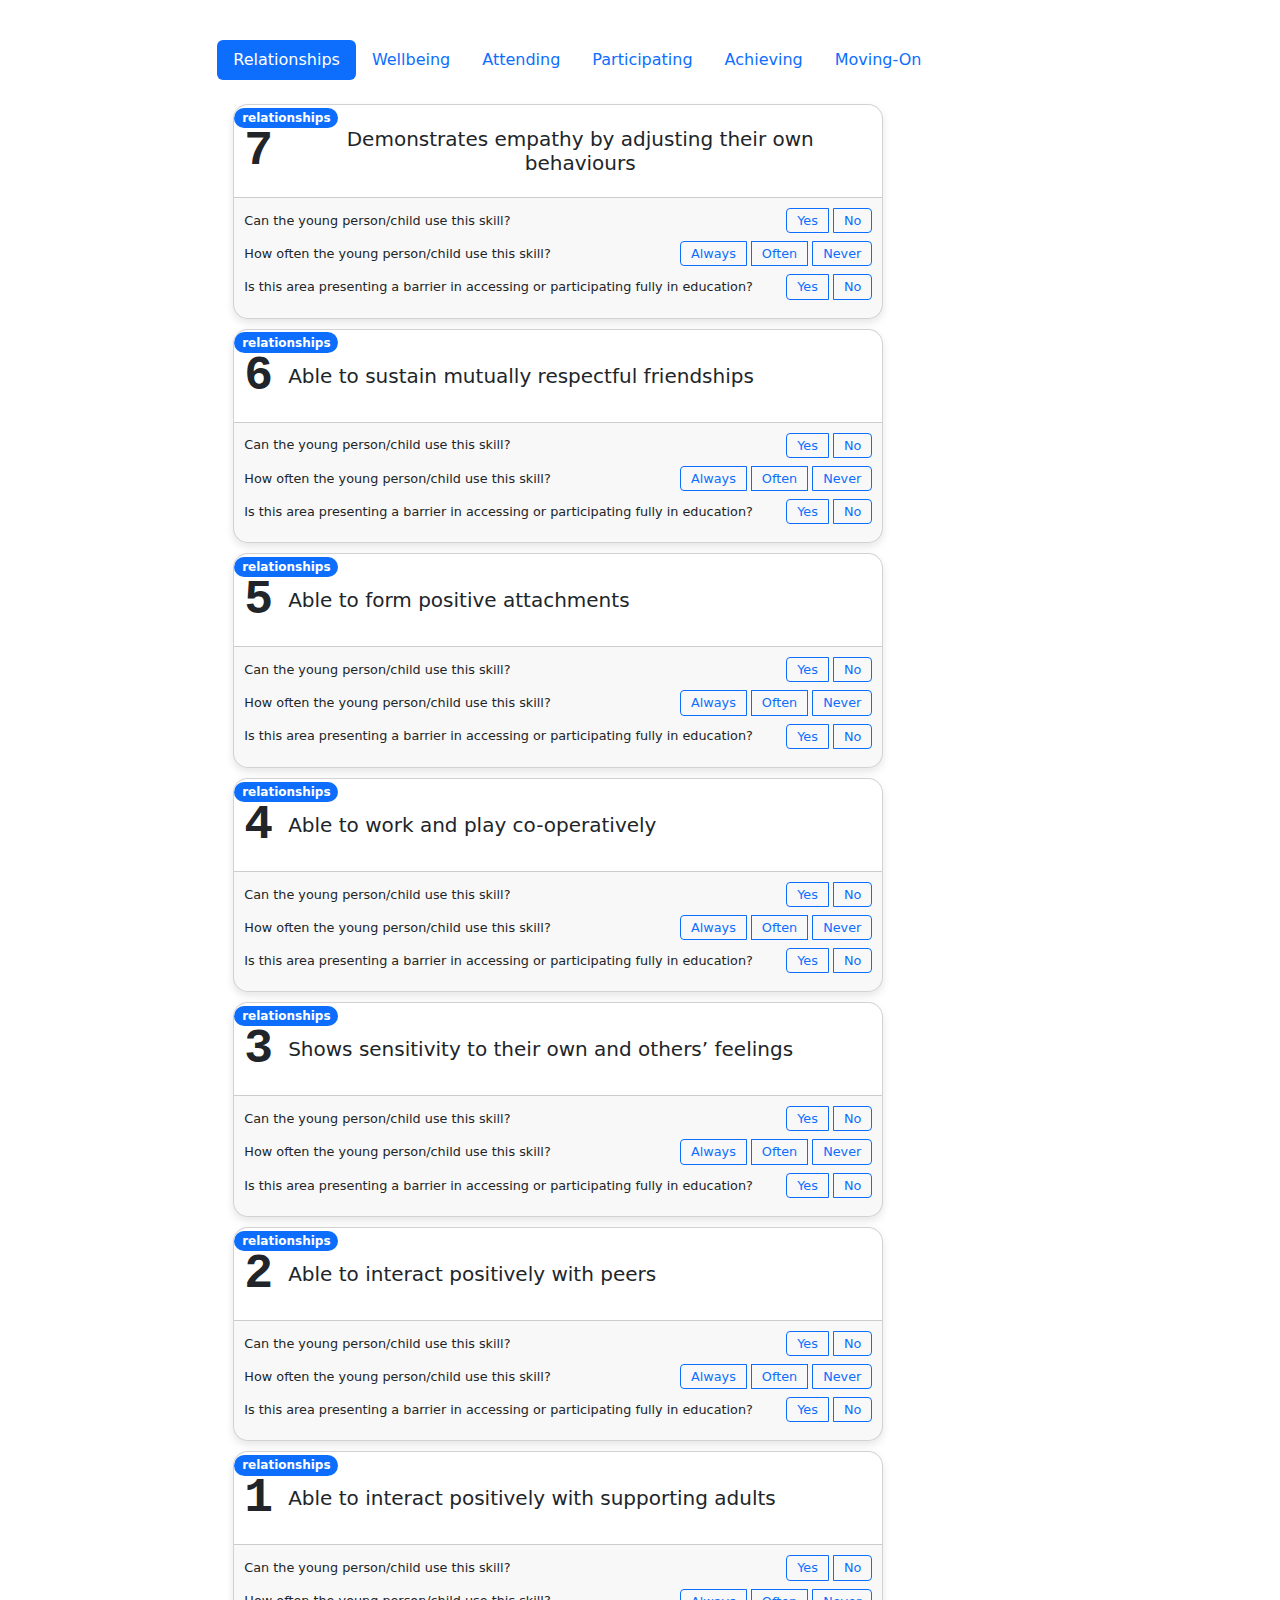
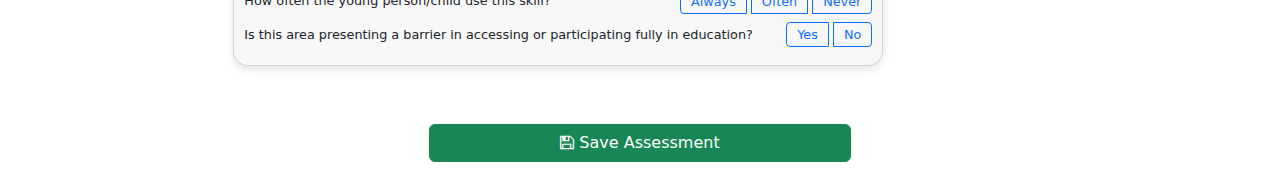
<file: essex1.html>
<!DOCTYPE html>
<html lang="en">

<head>
    <meta charset="UTF-8">
    <meta name="viewport" content="width=device-width, initial-scale=1.0">
    <title>Assessment Form</title>
    <link href="https://cdn.jsdelivr.net/npm/bootstrap@5.3.0/dist/css/bootstrap.min.css" rel="stylesheet">
    <script src="https://cdn.jsdelivr.net/npm/bootstrap@5.3.0/dist/js/bootstrap.bundle.min.js"></script>
    <link href="https://cdnjs.cloudflare.com/ajax/libs/font-awesome/4.7.0/css/font-awesome.css" rel="stylesheet">

    <style>
        .card {
            border-radius: 15px;
            overflow: hidden;
            width: 650px;
            /* margin: 5px auto; */
            margin-bottom: 10px;
            box-shadow: 0 4px 8px rgba(0, 0, 0, 0.1);
        }

        .card-body {
            padding: 10px;
        }

        .card-footer {
            padding: 10px;
            font-size: 0.8rem;
            line-height: 1.2;
            /* Tighten up text spacing */
        }

        .footer-row {
            display: flex;
            align-items: center;
            justify-content: space-between;
            gap: 10px;
            margin-bottom: 8px;
            /* Add vertical spacing between rows */
        }

        .btn-group {
            display: flex;
            gap: 5px;
        }

        .btn-group .btn {
            padding: 2px 10px;
            /* Smaller buttons */
            font-size: 0.8rem;
            /* Compact text size */
        }
    </style>
</head>

<body>
    <p><br></p>
    <div class="row">
        <div class="d-grid gap-2 col-8 mx-auto">
            <ul class="nav nav-pills " role="tablist">
                                <li class="nav-item" role="relationships">
                    <button class="nav-link active" id="pills-relationships-tab" data-bs-toggle="pill"
                        data-bs-target="#pills-relationships" type="button" role="tab" aria-controls="pills-relationships"
                        aria-selected="true">Relationships</button>
                </li>
                                <li class="nav-item" role="wellbeing">
                    <button class="nav-link " id="pills-wellbeing-tab" data-bs-toggle="pill"
                        data-bs-target="#pills-wellbeing" type="button" role="tab" aria-controls="pills-wellbeing"
                        aria-selected="true">Wellbeing</button>
                </li>
                                <li class="nav-item" role="attending">
                    <button class="nav-link " id="pills-attending-tab" data-bs-toggle="pill"
                        data-bs-target="#pills-attending" type="button" role="tab" aria-controls="pills-attending"
                        aria-selected="true">Attending</button>
                </li>
                                <li class="nav-item" role="participating">
                    <button class="nav-link " id="pills-participating-tab" data-bs-toggle="pill"
                        data-bs-target="#pills-participating" type="button" role="tab" aria-controls="pills-participating"
                        aria-selected="true">Participating</button>
                </li>
                                <li class="nav-item" role="achieving">
                    <button class="nav-link " id="pills-achieving-tab" data-bs-toggle="pill"
                        data-bs-target="#pills-achieving" type="button" role="tab" aria-controls="pills-achieving"
                        aria-selected="true">Achieving</button>
                </li>
                                <li class="nav-item" role="moving-on">
                    <button class="nav-link " id="pills-moving-on-tab" data-bs-toggle="pill"
                        data-bs-target="#pills-moving-on" type="button" role="tab" aria-controls="pills-moving-on"
                        aria-selected="true">Moving-On</button>
                </li>
                            </ul>
            <div class="tab-content" id="pills-tabContent">
                                <div class="tab-pane p-3 fade  show active" id="pills-relationships"
                    role="tabpanel" aria-labelledby="pills-relationships-tab">
                    
                    <div class="card">
                        <div class="card-body text-center d-flex align-items-center" id="card-body">
                            <div class="position-absolute top-0 start-0">
                                <span class="badge rounded-pill bg-primary">relationships</span>
                            </div>
                            <div style="font-size: 3rem; font-family: 'Courier New', Courier, monospace; font-weight: bold; margin-right: 15px;">
                                7
                            </div>
                            <h3 class="lead m-0">Demonstrates empathy by adjusting their own behaviours</h3>
                        </div>
                        <div class="card-footer">
                            <div class="footer-row">
                                <span>Can the young person/child use this skill?</span>
                                <div class="btn-group">
                                    <input type="radio" name="skill-use-Relationships7" id="skill-yes-Relationships7" value="yes" class="btn-check">
                                    <label for="skill-yes-Relationships7" class="btn btn-outline-primary btn-sm">Yes</label>
                                    <input type="radio" name="skill-use-Relationships7" id="skill-no-Relationships7" value="no" class="btn-check">
                                    <label for="skill-no-Relationships7" class="btn btn-outline-primary btn-sm">No</label>
                                </div>
                            </div>
                            <div class="footer-row">
                                <span>How often the young person/child use this skill?</span>
                                <div class="btn-group">
                                    <input type="radio" name="skill-frequency-Relationships7" id="frequency-always-Relationships7" value="always" class="btn-check">
                                    <label for="frequency-always-Relationships7" class="btn btn-outline-primary btn-sm">Always</label>
                                    <input type="radio" name="skill-frequency-Relationships7" id="frequency-often-Relationships7" value="often" class="btn-check">
                                    <label for="frequency-often-Relationships7" class="btn btn-outline-primary btn-sm">Often</label>
                                    <input type="radio" name="skill-frequency-Relationships7" id="frequency-never-Relationships7" value="never" class="btn-check">
                                    <label for="frequency-never-Relationships7" class="btn btn-outline-primary btn-sm">Never</label>
                                </div>
                            </div>
                            <div class="footer-row">
                                <span>Is this area presenting a barrier in accessing or participating fully in education?</span>
                                <div class="btn-group">
                                    <input type="radio" name="education-barrier-Relationships7" id="barrier-yes-Relationships7" value="yes" class="btn-check">
                                    <label for="barrier-yes-Relationships7" class="btn btn-outline-primary btn-sm">Yes</label>
                                    <input type="radio" name="education-barrier-Relationships7" id="barrier-no-Relationships7" value="no" class="btn-check">
                                    <label for="barrier-no-Relationships7" class="btn btn-outline-primary btn-sm">No</label>
                                </div>
                            </div>
                        </div>
                    </div>

                    
                    <div class="card">
                        <div class="card-body text-center d-flex align-items-center" id="card-body">
                            <div class="position-absolute top-0 start-0">
                                <span class="badge rounded-pill bg-primary">relationships</span>
                            </div>
                            <div style="font-size: 3rem; font-family: 'Courier New', Courier, monospace; font-weight: bold; margin-right: 15px;">
                                6
                            </div>
                            <h3 class="lead m-0">Able to sustain mutually respectful friendships</h3>
                        </div>
                        <div class="card-footer">
                            <div class="footer-row">
                                <span>Can the young person/child use this skill?</span>
                                <div class="btn-group">
                                    <input type="radio" name="skill-use-Relationships6" id="skill-yes-Relationships6" value="yes" class="btn-check">
                                    <label for="skill-yes-Relationships6" class="btn btn-outline-primary btn-sm">Yes</label>
                                    <input type="radio" name="skill-use-Relationships6" id="skill-no-Relationships6" value="no" class="btn-check">
                                    <label for="skill-no-Relationships6" class="btn btn-outline-primary btn-sm">No</label>
                                </div>
                            </div>
                            <div class="footer-row">
                                <span>How often the young person/child use this skill?</span>
                                <div class="btn-group">
                                    <input type="radio" name="skill-frequency-Relationships6" id="frequency-always-Relationships6" value="always" class="btn-check">
                                    <label for="frequency-always-Relationships6" class="btn btn-outline-primary btn-sm">Always</label>
                                    <input type="radio" name="skill-frequency-Relationships6" id="frequency-often-Relationships6" value="often" class="btn-check">
                                    <label for="frequency-often-Relationships6" class="btn btn-outline-primary btn-sm">Often</label>
                                    <input type="radio" name="skill-frequency-Relationships6" id="frequency-never-Relationships6" value="never" class="btn-check">
                                    <label for="frequency-never-Relationships6" class="btn btn-outline-primary btn-sm">Never</label>
                                </div>
                            </div>
                            <div class="footer-row">
                                <span>Is this area presenting a barrier in accessing or participating fully in education?</span>
                                <div class="btn-group">
                                    <input type="radio" name="education-barrier-Relationships6" id="barrier-yes-Relationships6" value="yes" class="btn-check">
                                    <label for="barrier-yes-Relationships6" class="btn btn-outline-primary btn-sm">Yes</label>
                                    <input type="radio" name="education-barrier-Relationships6" id="barrier-no-Relationships6" value="no" class="btn-check">
                                    <label for="barrier-no-Relationships6" class="btn btn-outline-primary btn-sm">No</label>
                                </div>
                            </div>
                        </div>
                    </div>

                    
                    <div class="card">
                        <div class="card-body text-center d-flex align-items-center" id="card-body">
                            <div class="position-absolute top-0 start-0">
                                <span class="badge rounded-pill bg-primary">relationships</span>
                            </div>
                            <div style="font-size: 3rem; font-family: 'Courier New', Courier, monospace; font-weight: bold; margin-right: 15px;">
                                5
                            </div>
                            <h3 class="lead m-0">Able to form positive attachments</h3>
                        </div>
                        <div class="card-footer">
                            <div class="footer-row">
                                <span>Can the young person/child use this skill?</span>
                                <div class="btn-group">
                                    <input type="radio" name="skill-use-Relationships5" id="skill-yes-Relationships5" value="yes" class="btn-check">
                                    <label for="skill-yes-Relationships5" class="btn btn-outline-primary btn-sm">Yes</label>
                                    <input type="radio" name="skill-use-Relationships5" id="skill-no-Relationships5" value="no" class="btn-check">
                                    <label for="skill-no-Relationships5" class="btn btn-outline-primary btn-sm">No</label>
                                </div>
                            </div>
                            <div class="footer-row">
                                <span>How often the young person/child use this skill?</span>
                                <div class="btn-group">
                                    <input type="radio" name="skill-frequency-Relationships5" id="frequency-always-Relationships5" value="always" class="btn-check">
                                    <label for="frequency-always-Relationships5" class="btn btn-outline-primary btn-sm">Always</label>
                                    <input type="radio" name="skill-frequency-Relationships5" id="frequency-often-Relationships5" value="often" class="btn-check">
                                    <label for="frequency-often-Relationships5" class="btn btn-outline-primary btn-sm">Often</label>
                                    <input type="radio" name="skill-frequency-Relationships5" id="frequency-never-Relationships5" value="never" class="btn-check">
                                    <label for="frequency-never-Relationships5" class="btn btn-outline-primary btn-sm">Never</label>
                                </div>
                            </div>
                            <div class="footer-row">
                                <span>Is this area presenting a barrier in accessing or participating fully in education?</span>
                                <div class="btn-group">
                                    <input type="radio" name="education-barrier-Relationships5" id="barrier-yes-Relationships5" value="yes" class="btn-check">
                                    <label for="barrier-yes-Relationships5" class="btn btn-outline-primary btn-sm">Yes</label>
                                    <input type="radio" name="education-barrier-Relationships5" id="barrier-no-Relationships5" value="no" class="btn-check">
                                    <label for="barrier-no-Relationships5" class="btn btn-outline-primary btn-sm">No</label>
                                </div>
                            </div>
                        </div>
                    </div>

                    
                    <div class="card">
                        <div class="card-body text-center d-flex align-items-center" id="card-body">
                            <div class="position-absolute top-0 start-0">
                                <span class="badge rounded-pill bg-primary">relationships</span>
                            </div>
                            <div style="font-size: 3rem; font-family: 'Courier New', Courier, monospace; font-weight: bold; margin-right: 15px;">
                                4
                            </div>
                            <h3 class="lead m-0">Able to work and play co-operatively</h3>
                        </div>
                        <div class="card-footer">
                            <div class="footer-row">
                                <span>Can the young person/child use this skill?</span>
                                <div class="btn-group">
                                    <input type="radio" name="skill-use-Relationships4" id="skill-yes-Relationships4" value="yes" class="btn-check">
                                    <label for="skill-yes-Relationships4" class="btn btn-outline-primary btn-sm">Yes</label>
                                    <input type="radio" name="skill-use-Relationships4" id="skill-no-Relationships4" value="no" class="btn-check">
                                    <label for="skill-no-Relationships4" class="btn btn-outline-primary btn-sm">No</label>
                                </div>
                            </div>
                            <div class="footer-row">
                                <span>How often the young person/child use this skill?</span>
                                <div class="btn-group">
                                    <input type="radio" name="skill-frequency-Relationships4" id="frequency-always-Relationships4" value="always" class="btn-check">
                                    <label for="frequency-always-Relationships4" class="btn btn-outline-primary btn-sm">Always</label>
                                    <input type="radio" name="skill-frequency-Relationships4" id="frequency-often-Relationships4" value="often" class="btn-check">
                                    <label for="frequency-often-Relationships4" class="btn btn-outline-primary btn-sm">Often</label>
                                    <input type="radio" name="skill-frequency-Relationships4" id="frequency-never-Relationships4" value="never" class="btn-check">
                                    <label for="frequency-never-Relationships4" class="btn btn-outline-primary btn-sm">Never</label>
                                </div>
                            </div>
                            <div class="footer-row">
                                <span>Is this area presenting a barrier in accessing or participating fully in education?</span>
                                <div class="btn-group">
                                    <input type="radio" name="education-barrier-Relationships4" id="barrier-yes-Relationships4" value="yes" class="btn-check">
                                    <label for="barrier-yes-Relationships4" class="btn btn-outline-primary btn-sm">Yes</label>
                                    <input type="radio" name="education-barrier-Relationships4" id="barrier-no-Relationships4" value="no" class="btn-check">
                                    <label for="barrier-no-Relationships4" class="btn btn-outline-primary btn-sm">No</label>
                                </div>
                            </div>
                        </div>
                    </div>

                    
                    <div class="card">
                        <div class="card-body text-center d-flex align-items-center" id="card-body">
                            <div class="position-absolute top-0 start-0">
                                <span class="badge rounded-pill bg-primary">relationships</span>
                            </div>
                            <div style="font-size: 3rem; font-family: 'Courier New', Courier, monospace; font-weight: bold; margin-right: 15px;">
                                3
                            </div>
                            <h3 class="lead m-0">Shows sensitivity to their own and others’ feelings</h3>
                        </div>
                        <div class="card-footer">
                            <div class="footer-row">
                                <span>Can the young person/child use this skill?</span>
                                <div class="btn-group">
                                    <input type="radio" name="skill-use-Relationships3" id="skill-yes-Relationships3" value="yes" class="btn-check">
                                    <label for="skill-yes-Relationships3" class="btn btn-outline-primary btn-sm">Yes</label>
                                    <input type="radio" name="skill-use-Relationships3" id="skill-no-Relationships3" value="no" class="btn-check">
                                    <label for="skill-no-Relationships3" class="btn btn-outline-primary btn-sm">No</label>
                                </div>
                            </div>
                            <div class="footer-row">
                                <span>How often the young person/child use this skill?</span>
                                <div class="btn-group">
                                    <input type="radio" name="skill-frequency-Relationships3" id="frequency-always-Relationships3" value="always" class="btn-check">
                                    <label for="frequency-always-Relationships3" class="btn btn-outline-primary btn-sm">Always</label>
                                    <input type="radio" name="skill-frequency-Relationships3" id="frequency-often-Relationships3" value="often" class="btn-check">
                                    <label for="frequency-often-Relationships3" class="btn btn-outline-primary btn-sm">Often</label>
                                    <input type="radio" name="skill-frequency-Relationships3" id="frequency-never-Relationships3" value="never" class="btn-check">
                                    <label for="frequency-never-Relationships3" class="btn btn-outline-primary btn-sm">Never</label>
                                </div>
                            </div>
                            <div class="footer-row">
                                <span>Is this area presenting a barrier in accessing or participating fully in education?</span>
                                <div class="btn-group">
                                    <input type="radio" name="education-barrier-Relationships3" id="barrier-yes-Relationships3" value="yes" class="btn-check">
                                    <label for="barrier-yes-Relationships3" class="btn btn-outline-primary btn-sm">Yes</label>
                                    <input type="radio" name="education-barrier-Relationships3" id="barrier-no-Relationships3" value="no" class="btn-check">
                                    <label for="barrier-no-Relationships3" class="btn btn-outline-primary btn-sm">No</label>
                                </div>
                            </div>
                        </div>
                    </div>

                    
                    <div class="card">
                        <div class="card-body text-center d-flex align-items-center" id="card-body">
                            <div class="position-absolute top-0 start-0">
                                <span class="badge rounded-pill bg-primary">relationships</span>
                            </div>
                            <div style="font-size: 3rem; font-family: 'Courier New', Courier, monospace; font-weight: bold; margin-right: 15px;">
                                2
                            </div>
                            <h3 class="lead m-0">Able to interact positively with peers</h3>
                        </div>
                        <div class="card-footer">
                            <div class="footer-row">
                                <span>Can the young person/child use this skill?</span>
                                <div class="btn-group">
                                    <input type="radio" name="skill-use-Relationships2" id="skill-yes-Relationships2" value="yes" class="btn-check">
                                    <label for="skill-yes-Relationships2" class="btn btn-outline-primary btn-sm">Yes</label>
                                    <input type="radio" name="skill-use-Relationships2" id="skill-no-Relationships2" value="no" class="btn-check">
                                    <label for="skill-no-Relationships2" class="btn btn-outline-primary btn-sm">No</label>
                                </div>
                            </div>
                            <div class="footer-row">
                                <span>How often the young person/child use this skill?</span>
                                <div class="btn-group">
                                    <input type="radio" name="skill-frequency-Relationships2" id="frequency-always-Relationships2" value="always" class="btn-check">
                                    <label for="frequency-always-Relationships2" class="btn btn-outline-primary btn-sm">Always</label>
                                    <input type="radio" name="skill-frequency-Relationships2" id="frequency-often-Relationships2" value="often" class="btn-check">
                                    <label for="frequency-often-Relationships2" class="btn btn-outline-primary btn-sm">Often</label>
                                    <input type="radio" name="skill-frequency-Relationships2" id="frequency-never-Relationships2" value="never" class="btn-check">
                                    <label for="frequency-never-Relationships2" class="btn btn-outline-primary btn-sm">Never</label>
                                </div>
                            </div>
                            <div class="footer-row">
                                <span>Is this area presenting a barrier in accessing or participating fully in education?</span>
                                <div class="btn-group">
                                    <input type="radio" name="education-barrier-Relationships2" id="barrier-yes-Relationships2" value="yes" class="btn-check">
                                    <label for="barrier-yes-Relationships2" class="btn btn-outline-primary btn-sm">Yes</label>
                                    <input type="radio" name="education-barrier-Relationships2" id="barrier-no-Relationships2" value="no" class="btn-check">
                                    <label for="barrier-no-Relationships2" class="btn btn-outline-primary btn-sm">No</label>
                                </div>
                            </div>
                        </div>
                    </div>

                    
                    <div class="card">
                        <div class="card-body text-center d-flex align-items-center" id="card-body">
                            <div class="position-absolute top-0 start-0">
                                <span class="badge rounded-pill bg-primary">relationships</span>
                            </div>
                            <div style="font-size: 3rem; font-family: 'Courier New', Courier, monospace; font-weight: bold; margin-right: 15px;">
                                1
                            </div>
                            <h3 class="lead m-0">Able to interact positively with supporting adults</h3>
                        </div>
                        <div class="card-footer">
                            <div class="footer-row">
                                <span>Can the young person/child use this skill?</span>
                                <div class="btn-group">
                                    <input type="radio" name="skill-use-Relationships1" id="skill-yes-Relationships1" value="yes" class="btn-check">
                                    <label for="skill-yes-Relationships1" class="btn btn-outline-primary btn-sm">Yes</label>
                                    <input type="radio" name="skill-use-Relationships1" id="skill-no-Relationships1" value="no" class="btn-check">
                                    <label for="skill-no-Relationships1" class="btn btn-outline-primary btn-sm">No</label>
                                </div>
                            </div>
                            <div class="footer-row">
                                <span>How often the young person/child use this skill?</span>
                                <div class="btn-group">
                                    <input type="radio" name="skill-frequency-Relationships1" id="frequency-always-Relationships1" value="always" class="btn-check">
                                    <label for="frequency-always-Relationships1" class="btn btn-outline-primary btn-sm">Always</label>
                                    <input type="radio" name="skill-frequency-Relationships1" id="frequency-often-Relationships1" value="often" class="btn-check">
                                    <label for="frequency-often-Relationships1" class="btn btn-outline-primary btn-sm">Often</label>
                                    <input type="radio" name="skill-frequency-Relationships1" id="frequency-never-Relationships1" value="never" class="btn-check">
                                    <label for="frequency-never-Relationships1" class="btn btn-outline-primary btn-sm">Never</label>
                                </div>
                            </div>
                            <div class="footer-row">
                                <span>Is this area presenting a barrier in accessing or participating fully in education?</span>
                                <div class="btn-group">
                                    <input type="radio" name="education-barrier-Relationships1" id="barrier-yes-Relationships1" value="yes" class="btn-check">
                                    <label for="barrier-yes-Relationships1" class="btn btn-outline-primary btn-sm">Yes</label>
                                    <input type="radio" name="education-barrier-Relationships1" id="barrier-no-Relationships1" value="no" class="btn-check">
                                    <label for="barrier-no-Relationships1" class="btn btn-outline-primary btn-sm">No</label>
                                </div>
                            </div>
                        </div>
                    </div>

                                    </div>
                                <div class="tab-pane p-3 fade " id="pills-wellbeing"
                    role="tabpanel" aria-labelledby="pills-wellbeing-tab">
                    
                    <div class="card">
                        <div class="card-body text-center d-flex align-items-center" id="card-body">
                            <div class="position-absolute top-0 start-0">
                                <span class="badge rounded-pill bg-primary">wellbeing</span>
                            </div>
                            <div style="font-size: 3rem; font-family: 'Courier New', Courier, monospace; font-weight: bold; margin-right: 15px;">
                                7
                            </div>
                            <h3 class="lead m-0">Has the confidence to speak out about emotional wellbeing</h3>
                        </div>
                        <div class="card-footer">
                            <div class="footer-row">
                                <span>Can the young person/child use this skill?</span>
                                <div class="btn-group">
                                    <input type="radio" name="skill-use-Wellbeing7" id="skill-yes-Wellbeing7" value="yes" class="btn-check">
                                    <label for="skill-yes-Wellbeing7" class="btn btn-outline-primary btn-sm">Yes</label>
                                    <input type="radio" name="skill-use-Wellbeing7" id="skill-no-Wellbeing7" value="no" class="btn-check">
                                    <label for="skill-no-Wellbeing7" class="btn btn-outline-primary btn-sm">No</label>
                                </div>
                            </div>
                            <div class="footer-row">
                                <span>How often the young person/child use this skill?</span>
                                <div class="btn-group">
                                    <input type="radio" name="skill-frequency-Wellbeing7" id="frequency-always-Wellbeing7" value="always" class="btn-check">
                                    <label for="frequency-always-Wellbeing7" class="btn btn-outline-primary btn-sm">Always</label>
                                    <input type="radio" name="skill-frequency-Wellbeing7" id="frequency-often-Wellbeing7" value="often" class="btn-check">
                                    <label for="frequency-often-Wellbeing7" class="btn btn-outline-primary btn-sm">Often</label>
                                    <input type="radio" name="skill-frequency-Wellbeing7" id="frequency-never-Wellbeing7" value="never" class="btn-check">
                                    <label for="frequency-never-Wellbeing7" class="btn btn-outline-primary btn-sm">Never</label>
                                </div>
                            </div>
                            <div class="footer-row">
                                <span>Is this area presenting a barrier in accessing or participating fully in education?</span>
                                <div class="btn-group">
                                    <input type="radio" name="education-barrier-Wellbeing7" id="barrier-yes-Wellbeing7" value="yes" class="btn-check">
                                    <label for="barrier-yes-Wellbeing7" class="btn btn-outline-primary btn-sm">Yes</label>
                                    <input type="radio" name="education-barrier-Wellbeing7" id="barrier-no-Wellbeing7" value="no" class="btn-check">
                                    <label for="barrier-no-Wellbeing7" class="btn btn-outline-primary btn-sm">No</label>
                                </div>
                            </div>
                        </div>
                    </div>

                    
                    <div class="card">
                        <div class="card-body text-center d-flex align-items-center" id="card-body">
                            <div class="position-absolute top-0 start-0">
                                <span class="badge rounded-pill bg-primary">wellbeing</span>
                            </div>
                            <div style="font-size: 3rem; font-family: 'Courier New', Courier, monospace; font-weight: bold; margin-right: 15px;">
                                6
                            </div>
                            <h3 class="lead m-0">Demonstrates self-awareness</h3>
                        </div>
                        <div class="card-footer">
                            <div class="footer-row">
                                <span>Can the young person/child use this skill?</span>
                                <div class="btn-group">
                                    <input type="radio" name="skill-use-Wellbeing6" id="skill-yes-Wellbeing6" value="yes" class="btn-check">
                                    <label for="skill-yes-Wellbeing6" class="btn btn-outline-primary btn-sm">Yes</label>
                                    <input type="radio" name="skill-use-Wellbeing6" id="skill-no-Wellbeing6" value="no" class="btn-check">
                                    <label for="skill-no-Wellbeing6" class="btn btn-outline-primary btn-sm">No</label>
                                </div>
                            </div>
                            <div class="footer-row">
                                <span>How often the young person/child use this skill?</span>
                                <div class="btn-group">
                                    <input type="radio" name="skill-frequency-Wellbeing6" id="frequency-always-Wellbeing6" value="always" class="btn-check">
                                    <label for="frequency-always-Wellbeing6" class="btn btn-outline-primary btn-sm">Always</label>
                                    <input type="radio" name="skill-frequency-Wellbeing6" id="frequency-often-Wellbeing6" value="often" class="btn-check">
                                    <label for="frequency-often-Wellbeing6" class="btn btn-outline-primary btn-sm">Often</label>
                                    <input type="radio" name="skill-frequency-Wellbeing6" id="frequency-never-Wellbeing6" value="never" class="btn-check">
                                    <label for="frequency-never-Wellbeing6" class="btn btn-outline-primary btn-sm">Never</label>
                                </div>
                            </div>
                            <div class="footer-row">
                                <span>Is this area presenting a barrier in accessing or participating fully in education?</span>
                                <div class="btn-group">
                                    <input type="radio" name="education-barrier-Wellbeing6" id="barrier-yes-Wellbeing6" value="yes" class="btn-check">
                                    <label for="barrier-yes-Wellbeing6" class="btn btn-outline-primary btn-sm">Yes</label>
                                    <input type="radio" name="education-barrier-Wellbeing6" id="barrier-no-Wellbeing6" value="no" class="btn-check">
                                    <label for="barrier-no-Wellbeing6" class="btn btn-outline-primary btn-sm">No</label>
                                </div>
                            </div>
                        </div>
                    </div>

                    
                    <div class="card">
                        <div class="card-body text-center d-flex align-items-center" id="card-body">
                            <div class="position-absolute top-0 start-0">
                                <span class="badge rounded-pill bg-primary">wellbeing</span>
                            </div>
                            <div style="font-size: 3rem; font-family: 'Courier New', Courier, monospace; font-weight: bold; margin-right: 15px;">
                                5
                            </div>
                            <h3 class="lead m-0">Able to manage own basic hygiene needs</h3>
                        </div>
                        <div class="card-footer">
                            <div class="footer-row">
                                <span>Can the young person/child use this skill?</span>
                                <div class="btn-group">
                                    <input type="radio" name="skill-use-Wellbeing5" id="skill-yes-Wellbeing5" value="yes" class="btn-check">
                                    <label for="skill-yes-Wellbeing5" class="btn btn-outline-primary btn-sm">Yes</label>
                                    <input type="radio" name="skill-use-Wellbeing5" id="skill-no-Wellbeing5" value="no" class="btn-check">
                                    <label for="skill-no-Wellbeing5" class="btn btn-outline-primary btn-sm">No</label>
                                </div>
                            </div>
                            <div class="footer-row">
                                <span>How often the young person/child use this skill?</span>
                                <div class="btn-group">
                                    <input type="radio" name="skill-frequency-Wellbeing5" id="frequency-always-Wellbeing5" value="always" class="btn-check">
                                    <label for="frequency-always-Wellbeing5" class="btn btn-outline-primary btn-sm">Always</label>
                                    <input type="radio" name="skill-frequency-Wellbeing5" id="frequency-often-Wellbeing5" value="often" class="btn-check">
                                    <label for="frequency-often-Wellbeing5" class="btn btn-outline-primary btn-sm">Often</label>
                                    <input type="radio" name="skill-frequency-Wellbeing5" id="frequency-never-Wellbeing5" value="never" class="btn-check">
                                    <label for="frequency-never-Wellbeing5" class="btn btn-outline-primary btn-sm">Never</label>
                                </div>
                            </div>
                            <div class="footer-row">
                                <span>Is this area presenting a barrier in accessing or participating fully in education?</span>
                                <div class="btn-group">
                                    <input type="radio" name="education-barrier-Wellbeing5" id="barrier-yes-Wellbeing5" value="yes" class="btn-check">
                                    <label for="barrier-yes-Wellbeing5" class="btn btn-outline-primary btn-sm">Yes</label>
                                    <input type="radio" name="education-barrier-Wellbeing5" id="barrier-no-Wellbeing5" value="no" class="btn-check">
                                    <label for="barrier-no-Wellbeing5" class="btn btn-outline-primary btn-sm">No</label>
                                </div>
                            </div>
                        </div>
                    </div>

                    
                    <div class="card">
                        <div class="card-body text-center d-flex align-items-center" id="card-body">
                            <div class="position-absolute top-0 start-0">
                                <span class="badge rounded-pill bg-primary">wellbeing</span>
                            </div>
                            <div style="font-size: 3rem; font-family: 'Courier New', Courier, monospace; font-weight: bold; margin-right: 15px;">
                                4
                            </div>
                            <h3 class="lead m-0">Has an awareness of stressors </h3>
                        </div>
                        <div class="card-footer">
                            <div class="footer-row">
                                <span>Can the young person/child use this skill?</span>
                                <div class="btn-group">
                                    <input type="radio" name="skill-use-Wellbeing4" id="skill-yes-Wellbeing4" value="yes" class="btn-check">
                                    <label for="skill-yes-Wellbeing4" class="btn btn-outline-primary btn-sm">Yes</label>
                                    <input type="radio" name="skill-use-Wellbeing4" id="skill-no-Wellbeing4" value="no" class="btn-check">
                                    <label for="skill-no-Wellbeing4" class="btn btn-outline-primary btn-sm">No</label>
                                </div>
                            </div>
                            <div class="footer-row">
                                <span>How often the young person/child use this skill?</span>
                                <div class="btn-group">
                                    <input type="radio" name="skill-frequency-Wellbeing4" id="frequency-always-Wellbeing4" value="always" class="btn-check">
                                    <label for="frequency-always-Wellbeing4" class="btn btn-outline-primary btn-sm">Always</label>
                                    <input type="radio" name="skill-frequency-Wellbeing4" id="frequency-often-Wellbeing4" value="often" class="btn-check">
                                    <label for="frequency-often-Wellbeing4" class="btn btn-outline-primary btn-sm">Often</label>
                                    <input type="radio" name="skill-frequency-Wellbeing4" id="frequency-never-Wellbeing4" value="never" class="btn-check">
                                    <label for="frequency-never-Wellbeing4" class="btn btn-outline-primary btn-sm">Never</label>
                                </div>
                            </div>
                            <div class="footer-row">
                                <span>Is this area presenting a barrier in accessing or participating fully in education?</span>
                                <div class="btn-group">
                                    <input type="radio" name="education-barrier-Wellbeing4" id="barrier-yes-Wellbeing4" value="yes" class="btn-check">
                                    <label for="barrier-yes-Wellbeing4" class="btn btn-outline-primary btn-sm">Yes</label>
                                    <input type="radio" name="education-barrier-Wellbeing4" id="barrier-no-Wellbeing4" value="no" class="btn-check">
                                    <label for="barrier-no-Wellbeing4" class="btn btn-outline-primary btn-sm">No</label>
                                </div>
                            </div>
                        </div>
                    </div>

                    
                    <div class="card">
                        <div class="card-body text-center d-flex align-items-center" id="card-body">
                            <div class="position-absolute top-0 start-0">
                                <span class="badge rounded-pill bg-primary">wellbeing</span>
                            </div>
                            <div style="font-size: 3rem; font-family: 'Courier New', Courier, monospace; font-weight: bold; margin-right: 15px;">
                                3
                            </div>
                            <h3 class="lead m-0">Able to seek support through co-regulation of emotions</h3>
                        </div>
                        <div class="card-footer">
                            <div class="footer-row">
                                <span>Can the young person/child use this skill?</span>
                                <div class="btn-group">
                                    <input type="radio" name="skill-use-Wellbeing3" id="skill-yes-Wellbeing3" value="yes" class="btn-check">
                                    <label for="skill-yes-Wellbeing3" class="btn btn-outline-primary btn-sm">Yes</label>
                                    <input type="radio" name="skill-use-Wellbeing3" id="skill-no-Wellbeing3" value="no" class="btn-check">
                                    <label for="skill-no-Wellbeing3" class="btn btn-outline-primary btn-sm">No</label>
                                </div>
                            </div>
                            <div class="footer-row">
                                <span>How often the young person/child use this skill?</span>
                                <div class="btn-group">
                                    <input type="radio" name="skill-frequency-Wellbeing3" id="frequency-always-Wellbeing3" value="always" class="btn-check">
                                    <label for="frequency-always-Wellbeing3" class="btn btn-outline-primary btn-sm">Always</label>
                                    <input type="radio" name="skill-frequency-Wellbeing3" id="frequency-often-Wellbeing3" value="often" class="btn-check">
                                    <label for="frequency-often-Wellbeing3" class="btn btn-outline-primary btn-sm">Often</label>
                                    <input type="radio" name="skill-frequency-Wellbeing3" id="frequency-never-Wellbeing3" value="never" class="btn-check">
                                    <label for="frequency-never-Wellbeing3" class="btn btn-outline-primary btn-sm">Never</label>
                                </div>
                            </div>
                            <div class="footer-row">
                                <span>Is this area presenting a barrier in accessing or participating fully in education?</span>
                                <div class="btn-group">
                                    <input type="radio" name="education-barrier-Wellbeing3" id="barrier-yes-Wellbeing3" value="yes" class="btn-check">
                                    <label for="barrier-yes-Wellbeing3" class="btn btn-outline-primary btn-sm">Yes</label>
                                    <input type="radio" name="education-barrier-Wellbeing3" id="barrier-no-Wellbeing3" value="no" class="btn-check">
                                    <label for="barrier-no-Wellbeing3" class="btn btn-outline-primary btn-sm">No</label>
                                </div>
                            </div>
                        </div>
                    </div>

                    
                    <div class="card">
                        <div class="card-body text-center d-flex align-items-center" id="card-body">
                            <div class="position-absolute top-0 start-0">
                                <span class="badge rounded-pill bg-primary">wellbeing</span>
                            </div>
                            <div style="font-size: 3rem; font-family: 'Courier New', Courier, monospace; font-weight: bold; margin-right: 15px;">
                                2
                            </div>
                            <h3 class="lead m-0">Begins to recognize danger and seeks support</h3>
                        </div>
                        <div class="card-footer">
                            <div class="footer-row">
                                <span>Can the young person/child use this skill?</span>
                                <div class="btn-group">
                                    <input type="radio" name="skill-use-Wellbeing2" id="skill-yes-Wellbeing2" value="yes" class="btn-check">
                                    <label for="skill-yes-Wellbeing2" class="btn btn-outline-primary btn-sm">Yes</label>
                                    <input type="radio" name="skill-use-Wellbeing2" id="skill-no-Wellbeing2" value="no" class="btn-check">
                                    <label for="skill-no-Wellbeing2" class="btn btn-outline-primary btn-sm">No</label>
                                </div>
                            </div>
                            <div class="footer-row">
                                <span>How often the young person/child use this skill?</span>
                                <div class="btn-group">
                                    <input type="radio" name="skill-frequency-Wellbeing2" id="frequency-always-Wellbeing2" value="always" class="btn-check">
                                    <label for="frequency-always-Wellbeing2" class="btn btn-outline-primary btn-sm">Always</label>
                                    <input type="radio" name="skill-frequency-Wellbeing2" id="frequency-often-Wellbeing2" value="often" class="btn-check">
                                    <label for="frequency-often-Wellbeing2" class="btn btn-outline-primary btn-sm">Often</label>
                                    <input type="radio" name="skill-frequency-Wellbeing2" id="frequency-never-Wellbeing2" value="never" class="btn-check">
                                    <label for="frequency-never-Wellbeing2" class="btn btn-outline-primary btn-sm">Never</label>
                                </div>
                            </div>
                            <div class="footer-row">
                                <span>Is this area presenting a barrier in accessing or participating fully in education?</span>
                                <div class="btn-group">
                                    <input type="radio" name="education-barrier-Wellbeing2" id="barrier-yes-Wellbeing2" value="yes" class="btn-check">
                                    <label for="barrier-yes-Wellbeing2" class="btn btn-outline-primary btn-sm">Yes</label>
                                    <input type="radio" name="education-barrier-Wellbeing2" id="barrier-no-Wellbeing2" value="no" class="btn-check">
                                    <label for="barrier-no-Wellbeing2" class="btn btn-outline-primary btn-sm">No</label>
                                </div>
                            </div>
                        </div>
                    </div>

                    
                    <div class="card">
                        <div class="card-body text-center d-flex align-items-center" id="card-body">
                            <div class="position-absolute top-0 start-0">
                                <span class="badge rounded-pill bg-primary">wellbeing</span>
                            </div>
                            <div style="font-size: 3rem; font-family: 'Courier New', Courier, monospace; font-weight: bold; margin-right: 15px;">
                                1
                            </div>
                            <h3 class="lead m-0">Able to express a range of emotions</h3>
                        </div>
                        <div class="card-footer">
                            <div class="footer-row">
                                <span>Can the young person/child use this skill?</span>
                                <div class="btn-group">
                                    <input type="radio" name="skill-use-Wellbeing1" id="skill-yes-Wellbeing1" value="yes" class="btn-check">
                                    <label for="skill-yes-Wellbeing1" class="btn btn-outline-primary btn-sm">Yes</label>
                                    <input type="radio" name="skill-use-Wellbeing1" id="skill-no-Wellbeing1" value="no" class="btn-check">
                                    <label for="skill-no-Wellbeing1" class="btn btn-outline-primary btn-sm">No</label>
                                </div>
                            </div>
                            <div class="footer-row">
                                <span>How often the young person/child use this skill?</span>
                                <div class="btn-group">
                                    <input type="radio" name="skill-frequency-Wellbeing1" id="frequency-always-Wellbeing1" value="always" class="btn-check">
                                    <label for="frequency-always-Wellbeing1" class="btn btn-outline-primary btn-sm">Always</label>
                                    <input type="radio" name="skill-frequency-Wellbeing1" id="frequency-often-Wellbeing1" value="often" class="btn-check">
                                    <label for="frequency-often-Wellbeing1" class="btn btn-outline-primary btn-sm">Often</label>
                                    <input type="radio" name="skill-frequency-Wellbeing1" id="frequency-never-Wellbeing1" value="never" class="btn-check">
                                    <label for="frequency-never-Wellbeing1" class="btn btn-outline-primary btn-sm">Never</label>
                                </div>
                            </div>
                            <div class="footer-row">
                                <span>Is this area presenting a barrier in accessing or participating fully in education?</span>
                                <div class="btn-group">
                                    <input type="radio" name="education-barrier-Wellbeing1" id="barrier-yes-Wellbeing1" value="yes" class="btn-check">
                                    <label for="barrier-yes-Wellbeing1" class="btn btn-outline-primary btn-sm">Yes</label>
                                    <input type="radio" name="education-barrier-Wellbeing1" id="barrier-no-Wellbeing1" value="no" class="btn-check">
                                    <label for="barrier-no-Wellbeing1" class="btn btn-outline-primary btn-sm">No</label>
                                </div>
                            </div>
                        </div>
                    </div>

                                    </div>
                                <div class="tab-pane p-3 fade " id="pills-attending"
                    role="tabpanel" aria-labelledby="pills-attending-tab">
                    
                    <div class="card">
                        <div class="card-body text-center d-flex align-items-center" id="card-body">
                            <div class="position-absolute top-0 start-0">
                                <span class="badge rounded-pill bg-primary">attending</span>
                            </div>
                            <div style="font-size: 3rem; font-family: 'Courier New', Courier, monospace; font-weight: bold; margin-right: 15px;">
                                7
                            </div>
                            <h3 class="lead m-0">Sustains good levels of attendance</h3>
                        </div>
                        <div class="card-footer">
                            <div class="footer-row">
                                <span>Can the young person/child use this skill?</span>
                                <div class="btn-group">
                                    <input type="radio" name="skill-use-Attending7" id="skill-yes-Attending7" value="yes" class="btn-check">
                                    <label for="skill-yes-Attending7" class="btn btn-outline-primary btn-sm">Yes</label>
                                    <input type="radio" name="skill-use-Attending7" id="skill-no-Attending7" value="no" class="btn-check">
                                    <label for="skill-no-Attending7" class="btn btn-outline-primary btn-sm">No</label>
                                </div>
                            </div>
                            <div class="footer-row">
                                <span>How often the young person/child use this skill?</span>
                                <div class="btn-group">
                                    <input type="radio" name="skill-frequency-Attending7" id="frequency-always-Attending7" value="always" class="btn-check">
                                    <label for="frequency-always-Attending7" class="btn btn-outline-primary btn-sm">Always</label>
                                    <input type="radio" name="skill-frequency-Attending7" id="frequency-often-Attending7" value="often" class="btn-check">
                                    <label for="frequency-often-Attending7" class="btn btn-outline-primary btn-sm">Often</label>
                                    <input type="radio" name="skill-frequency-Attending7" id="frequency-never-Attending7" value="never" class="btn-check">
                                    <label for="frequency-never-Attending7" class="btn btn-outline-primary btn-sm">Never</label>
                                </div>
                            </div>
                            <div class="footer-row">
                                <span>Is this area presenting a barrier in accessing or participating fully in education?</span>
                                <div class="btn-group">
                                    <input type="radio" name="education-barrier-Attending7" id="barrier-yes-Attending7" value="yes" class="btn-check">
                                    <label for="barrier-yes-Attending7" class="btn btn-outline-primary btn-sm">Yes</label>
                                    <input type="radio" name="education-barrier-Attending7" id="barrier-no-Attending7" value="no" class="btn-check">
                                    <label for="barrier-no-Attending7" class="btn btn-outline-primary btn-sm">No</label>
                                </div>
                            </div>
                        </div>
                    </div>

                    
                    <div class="card">
                        <div class="card-body text-center d-flex align-items-center" id="card-body">
                            <div class="position-absolute top-0 start-0">
                                <span class="badge rounded-pill bg-primary">attending</span>
                            </div>
                            <div style="font-size: 3rem; font-family: 'Courier New', Courier, monospace; font-weight: bold; margin-right: 15px;">
                                6
                            </div>
                            <h3 class="lead m-0">Able to access support</h3>
                        </div>
                        <div class="card-footer">
                            <div class="footer-row">
                                <span>Can the young person/child use this skill?</span>
                                <div class="btn-group">
                                    <input type="radio" name="skill-use-Attending6" id="skill-yes-Attending6" value="yes" class="btn-check">
                                    <label for="skill-yes-Attending6" class="btn btn-outline-primary btn-sm">Yes</label>
                                    <input type="radio" name="skill-use-Attending6" id="skill-no-Attending6" value="no" class="btn-check">
                                    <label for="skill-no-Attending6" class="btn btn-outline-primary btn-sm">No</label>
                                </div>
                            </div>
                            <div class="footer-row">
                                <span>How often the young person/child use this skill?</span>
                                <div class="btn-group">
                                    <input type="radio" name="skill-frequency-Attending6" id="frequency-always-Attending6" value="always" class="btn-check">
                                    <label for="frequency-always-Attending6" class="btn btn-outline-primary btn-sm">Always</label>
                                    <input type="radio" name="skill-frequency-Attending6" id="frequency-often-Attending6" value="often" class="btn-check">
                                    <label for="frequency-often-Attending6" class="btn btn-outline-primary btn-sm">Often</label>
                                    <input type="radio" name="skill-frequency-Attending6" id="frequency-never-Attending6" value="never" class="btn-check">
                                    <label for="frequency-never-Attending6" class="btn btn-outline-primary btn-sm">Never</label>
                                </div>
                            </div>
                            <div class="footer-row">
                                <span>Is this area presenting a barrier in accessing or participating fully in education?</span>
                                <div class="btn-group">
                                    <input type="radio" name="education-barrier-Attending6" id="barrier-yes-Attending6" value="yes" class="btn-check">
                                    <label for="barrier-yes-Attending6" class="btn btn-outline-primary btn-sm">Yes</label>
                                    <input type="radio" name="education-barrier-Attending6" id="barrier-no-Attending6" value="no" class="btn-check">
                                    <label for="barrier-no-Attending6" class="btn btn-outline-primary btn-sm">No</label>
                                </div>
                            </div>
                        </div>
                    </div>

                    
                    <div class="card">
                        <div class="card-body text-center d-flex align-items-center" id="card-body">
                            <div class="position-absolute top-0 start-0">
                                <span class="badge rounded-pill bg-primary">attending</span>
                            </div>
                            <div style="font-size: 3rem; font-family: 'Courier New', Courier, monospace; font-weight: bold; margin-right: 15px;">
                                5
                            </div>
                            <h3 class="lead m-0">Engages in leisure and/or outdoor activities</h3>
                        </div>
                        <div class="card-footer">
                            <div class="footer-row">
                                <span>Can the young person/child use this skill?</span>
                                <div class="btn-group">
                                    <input type="radio" name="skill-use-Attending5" id="skill-yes-Attending5" value="yes" class="btn-check">
                                    <label for="skill-yes-Attending5" class="btn btn-outline-primary btn-sm">Yes</label>
                                    <input type="radio" name="skill-use-Attending5" id="skill-no-Attending5" value="no" class="btn-check">
                                    <label for="skill-no-Attending5" class="btn btn-outline-primary btn-sm">No</label>
                                </div>
                            </div>
                            <div class="footer-row">
                                <span>How often the young person/child use this skill?</span>
                                <div class="btn-group">
                                    <input type="radio" name="skill-frequency-Attending5" id="frequency-always-Attending5" value="always" class="btn-check">
                                    <label for="frequency-always-Attending5" class="btn btn-outline-primary btn-sm">Always</label>
                                    <input type="radio" name="skill-frequency-Attending5" id="frequency-often-Attending5" value="often" class="btn-check">
                                    <label for="frequency-often-Attending5" class="btn btn-outline-primary btn-sm">Often</label>
                                    <input type="radio" name="skill-frequency-Attending5" id="frequency-never-Attending5" value="never" class="btn-check">
                                    <label for="frequency-never-Attending5" class="btn btn-outline-primary btn-sm">Never</label>
                                </div>
                            </div>
                            <div class="footer-row">
                                <span>Is this area presenting a barrier in accessing or participating fully in education?</span>
                                <div class="btn-group">
                                    <input type="radio" name="education-barrier-Attending5" id="barrier-yes-Attending5" value="yes" class="btn-check">
                                    <label for="barrier-yes-Attending5" class="btn btn-outline-primary btn-sm">Yes</label>
                                    <input type="radio" name="education-barrier-Attending5" id="barrier-no-Attending5" value="no" class="btn-check">
                                    <label for="barrier-no-Attending5" class="btn btn-outline-primary btn-sm">No</label>
                                </div>
                            </div>
                        </div>
                    </div>

                    
                    <div class="card">
                        <div class="card-body text-center d-flex align-items-center" id="card-body">
                            <div class="position-absolute top-0 start-0">
                                <span class="badge rounded-pill bg-primary">attending</span>
                            </div>
                            <div style="font-size: 3rem; font-family: 'Courier New', Courier, monospace; font-weight: bold; margin-right: 15px;">
                                4
                            </div>
                            <h3 class="lead m-0">Regularly feels positive about attending school</h3>
                        </div>
                        <div class="card-footer">
                            <div class="footer-row">
                                <span>Can the young person/child use this skill?</span>
                                <div class="btn-group">
                                    <input type="radio" name="skill-use-Attending4" id="skill-yes-Attending4" value="yes" class="btn-check">
                                    <label for="skill-yes-Attending4" class="btn btn-outline-primary btn-sm">Yes</label>
                                    <input type="radio" name="skill-use-Attending4" id="skill-no-Attending4" value="no" class="btn-check">
                                    <label for="skill-no-Attending4" class="btn btn-outline-primary btn-sm">No</label>
                                </div>
                            </div>
                            <div class="footer-row">
                                <span>How often the young person/child use this skill?</span>
                                <div class="btn-group">
                                    <input type="radio" name="skill-frequency-Attending4" id="frequency-always-Attending4" value="always" class="btn-check">
                                    <label for="frequency-always-Attending4" class="btn btn-outline-primary btn-sm">Always</label>
                                    <input type="radio" name="skill-frequency-Attending4" id="frequency-often-Attending4" value="often" class="btn-check">
                                    <label for="frequency-often-Attending4" class="btn btn-outline-primary btn-sm">Often</label>
                                    <input type="radio" name="skill-frequency-Attending4" id="frequency-never-Attending4" value="never" class="btn-check">
                                    <label for="frequency-never-Attending4" class="btn btn-outline-primary btn-sm">Never</label>
                                </div>
                            </div>
                            <div class="footer-row">
                                <span>Is this area presenting a barrier in accessing or participating fully in education?</span>
                                <div class="btn-group">
                                    <input type="radio" name="education-barrier-Attending4" id="barrier-yes-Attending4" value="yes" class="btn-check">
                                    <label for="barrier-yes-Attending4" class="btn btn-outline-primary btn-sm">Yes</label>
                                    <input type="radio" name="education-barrier-Attending4" id="barrier-no-Attending4" value="no" class="btn-check">
                                    <label for="barrier-no-Attending4" class="btn btn-outline-primary btn-sm">No</label>
                                </div>
                            </div>
                        </div>
                    </div>

                    
                    <div class="card">
                        <div class="card-body text-center d-flex align-items-center" id="card-body">
                            <div class="position-absolute top-0 start-0">
                                <span class="badge rounded-pill bg-primary">attending</span>
                            </div>
                            <div style="font-size: 3rem; font-family: 'Courier New', Courier, monospace; font-weight: bold; margin-right: 15px;">
                                3
                            </div>
                            <h3 class="lead m-0">Engages in positive routines for entering school</h3>
                        </div>
                        <div class="card-footer">
                            <div class="footer-row">
                                <span>Can the young person/child use this skill?</span>
                                <div class="btn-group">
                                    <input type="radio" name="skill-use-Attending3" id="skill-yes-Attending3" value="yes" class="btn-check">
                                    <label for="skill-yes-Attending3" class="btn btn-outline-primary btn-sm">Yes</label>
                                    <input type="radio" name="skill-use-Attending3" id="skill-no-Attending3" value="no" class="btn-check">
                                    <label for="skill-no-Attending3" class="btn btn-outline-primary btn-sm">No</label>
                                </div>
                            </div>
                            <div class="footer-row">
                                <span>How often the young person/child use this skill?</span>
                                <div class="btn-group">
                                    <input type="radio" name="skill-frequency-Attending3" id="frequency-always-Attending3" value="always" class="btn-check">
                                    <label for="frequency-always-Attending3" class="btn btn-outline-primary btn-sm">Always</label>
                                    <input type="radio" name="skill-frequency-Attending3" id="frequency-often-Attending3" value="often" class="btn-check">
                                    <label for="frequency-often-Attending3" class="btn btn-outline-primary btn-sm">Often</label>
                                    <input type="radio" name="skill-frequency-Attending3" id="frequency-never-Attending3" value="never" class="btn-check">
                                    <label for="frequency-never-Attending3" class="btn btn-outline-primary btn-sm">Never</label>
                                </div>
                            </div>
                            <div class="footer-row">
                                <span>Is this area presenting a barrier in accessing or participating fully in education?</span>
                                <div class="btn-group">
                                    <input type="radio" name="education-barrier-Attending3" id="barrier-yes-Attending3" value="yes" class="btn-check">
                                    <label for="barrier-yes-Attending3" class="btn btn-outline-primary btn-sm">Yes</label>
                                    <input type="radio" name="education-barrier-Attending3" id="barrier-no-Attending3" value="no" class="btn-check">
                                    <label for="barrier-no-Attending3" class="btn btn-outline-primary btn-sm">No</label>
                                </div>
                            </div>
                        </div>
                    </div>

                    
                    <div class="card">
                        <div class="card-body text-center d-flex align-items-center" id="card-body">
                            <div class="position-absolute top-0 start-0">
                                <span class="badge rounded-pill bg-primary">attending</span>
                            </div>
                            <div style="font-size: 3rem; font-family: 'Courier New', Courier, monospace; font-weight: bold; margin-right: 15px;">
                                2
                            </div>
                            <h3 class="lead m-0">Able to separate from close carers </h3>
                        </div>
                        <div class="card-footer">
                            <div class="footer-row">
                                <span>Can the young person/child use this skill?</span>
                                <div class="btn-group">
                                    <input type="radio" name="skill-use-Attending2" id="skill-yes-Attending2" value="yes" class="btn-check">
                                    <label for="skill-yes-Attending2" class="btn btn-outline-primary btn-sm">Yes</label>
                                    <input type="radio" name="skill-use-Attending2" id="skill-no-Attending2" value="no" class="btn-check">
                                    <label for="skill-no-Attending2" class="btn btn-outline-primary btn-sm">No</label>
                                </div>
                            </div>
                            <div class="footer-row">
                                <span>How often the young person/child use this skill?</span>
                                <div class="btn-group">
                                    <input type="radio" name="skill-frequency-Attending2" id="frequency-always-Attending2" value="always" class="btn-check">
                                    <label for="frequency-always-Attending2" class="btn btn-outline-primary btn-sm">Always</label>
                                    <input type="radio" name="skill-frequency-Attending2" id="frequency-often-Attending2" value="often" class="btn-check">
                                    <label for="frequency-often-Attending2" class="btn btn-outline-primary btn-sm">Often</label>
                                    <input type="radio" name="skill-frequency-Attending2" id="frequency-never-Attending2" value="never" class="btn-check">
                                    <label for="frequency-never-Attending2" class="btn btn-outline-primary btn-sm">Never</label>
                                </div>
                            </div>
                            <div class="footer-row">
                                <span>Is this area presenting a barrier in accessing or participating fully in education?</span>
                                <div class="btn-group">
                                    <input type="radio" name="education-barrier-Attending2" id="barrier-yes-Attending2" value="yes" class="btn-check">
                                    <label for="barrier-yes-Attending2" class="btn btn-outline-primary btn-sm">Yes</label>
                                    <input type="radio" name="education-barrier-Attending2" id="barrier-no-Attending2" value="no" class="btn-check">
                                    <label for="barrier-no-Attending2" class="btn btn-outline-primary btn-sm">No</label>
                                </div>
                            </div>
                        </div>
                    </div>

                    
                    <div class="card">
                        <div class="card-body text-center d-flex align-items-center" id="card-body">
                            <div class="position-absolute top-0 start-0">
                                <span class="badge rounded-pill bg-primary">attending</span>
                            </div>
                            <div style="font-size: 3rem; font-family: 'Courier New', Courier, monospace; font-weight: bold; margin-right: 15px;">
                                1
                            </div>
                            <h3 class="lead m-0">Accepts being with others</h3>
                        </div>
                        <div class="card-footer">
                            <div class="footer-row">
                                <span>Can the young person/child use this skill?</span>
                                <div class="btn-group">
                                    <input type="radio" name="skill-use-Attending1" id="skill-yes-Attending1" value="yes" class="btn-check">
                                    <label for="skill-yes-Attending1" class="btn btn-outline-primary btn-sm">Yes</label>
                                    <input type="radio" name="skill-use-Attending1" id="skill-no-Attending1" value="no" class="btn-check">
                                    <label for="skill-no-Attending1" class="btn btn-outline-primary btn-sm">No</label>
                                </div>
                            </div>
                            <div class="footer-row">
                                <span>How often the young person/child use this skill?</span>
                                <div class="btn-group">
                                    <input type="radio" name="skill-frequency-Attending1" id="frequency-always-Attending1" value="always" class="btn-check">
                                    <label for="frequency-always-Attending1" class="btn btn-outline-primary btn-sm">Always</label>
                                    <input type="radio" name="skill-frequency-Attending1" id="frequency-often-Attending1" value="often" class="btn-check">
                                    <label for="frequency-often-Attending1" class="btn btn-outline-primary btn-sm">Often</label>
                                    <input type="radio" name="skill-frequency-Attending1" id="frequency-never-Attending1" value="never" class="btn-check">
                                    <label for="frequency-never-Attending1" class="btn btn-outline-primary btn-sm">Never</label>
                                </div>
                            </div>
                            <div class="footer-row">
                                <span>Is this area presenting a barrier in accessing or participating fully in education?</span>
                                <div class="btn-group">
                                    <input type="radio" name="education-barrier-Attending1" id="barrier-yes-Attending1" value="yes" class="btn-check">
                                    <label for="barrier-yes-Attending1" class="btn btn-outline-primary btn-sm">Yes</label>
                                    <input type="radio" name="education-barrier-Attending1" id="barrier-no-Attending1" value="no" class="btn-check">
                                    <label for="barrier-no-Attending1" class="btn btn-outline-primary btn-sm">No</label>
                                </div>
                            </div>
                        </div>
                    </div>

                                    </div>
                                <div class="tab-pane p-3 fade " id="pills-participating"
                    role="tabpanel" aria-labelledby="pills-participating-tab">
                    
                    <div class="card">
                        <div class="card-body text-center d-flex align-items-center" id="card-body">
                            <div class="position-absolute top-0 start-0">
                                <span class="badge rounded-pill bg-primary">participating</span>
                            </div>
                            <div style="font-size: 3rem; font-family: 'Courier New', Courier, monospace; font-weight: bold; margin-right: 15px;">
                                7
                            </div>
                            <h3 class="lead m-0">Actively seeks out opportunities</h3>
                        </div>
                        <div class="card-footer">
                            <div class="footer-row">
                                <span>Can the young person/child use this skill?</span>
                                <div class="btn-group">
                                    <input type="radio" name="skill-use-Participating7" id="skill-yes-Participating7" value="yes" class="btn-check">
                                    <label for="skill-yes-Participating7" class="btn btn-outline-primary btn-sm">Yes</label>
                                    <input type="radio" name="skill-use-Participating7" id="skill-no-Participating7" value="no" class="btn-check">
                                    <label for="skill-no-Participating7" class="btn btn-outline-primary btn-sm">No</label>
                                </div>
                            </div>
                            <div class="footer-row">
                                <span>How often the young person/child use this skill?</span>
                                <div class="btn-group">
                                    <input type="radio" name="skill-frequency-Participating7" id="frequency-always-Participating7" value="always" class="btn-check">
                                    <label for="frequency-always-Participating7" class="btn btn-outline-primary btn-sm">Always</label>
                                    <input type="radio" name="skill-frequency-Participating7" id="frequency-often-Participating7" value="often" class="btn-check">
                                    <label for="frequency-often-Participating7" class="btn btn-outline-primary btn-sm">Often</label>
                                    <input type="radio" name="skill-frequency-Participating7" id="frequency-never-Participating7" value="never" class="btn-check">
                                    <label for="frequency-never-Participating7" class="btn btn-outline-primary btn-sm">Never</label>
                                </div>
                            </div>
                            <div class="footer-row">
                                <span>Is this area presenting a barrier in accessing or participating fully in education?</span>
                                <div class="btn-group">
                                    <input type="radio" name="education-barrier-Participating7" id="barrier-yes-Participating7" value="yes" class="btn-check">
                                    <label for="barrier-yes-Participating7" class="btn btn-outline-primary btn-sm">Yes</label>
                                    <input type="radio" name="education-barrier-Participating7" id="barrier-no-Participating7" value="no" class="btn-check">
                                    <label for="barrier-no-Participating7" class="btn btn-outline-primary btn-sm">No</label>
                                </div>
                            </div>
                        </div>
                    </div>

                    
                    <div class="card">
                        <div class="card-body text-center d-flex align-items-center" id="card-body">
                            <div class="position-absolute top-0 start-0">
                                <span class="badge rounded-pill bg-primary">participating</span>
                            </div>
                            <div style="font-size: 3rem; font-family: 'Courier New', Courier, monospace; font-weight: bold; margin-right: 15px;">
                                6
                            </div>
                            <h3 class="lead m-0">Able to tackle projects confidently</h3>
                        </div>
                        <div class="card-footer">
                            <div class="footer-row">
                                <span>Can the young person/child use this skill?</span>
                                <div class="btn-group">
                                    <input type="radio" name="skill-use-Participating6" id="skill-yes-Participating6" value="yes" class="btn-check">
                                    <label for="skill-yes-Participating6" class="btn btn-outline-primary btn-sm">Yes</label>
                                    <input type="radio" name="skill-use-Participating6" id="skill-no-Participating6" value="no" class="btn-check">
                                    <label for="skill-no-Participating6" class="btn btn-outline-primary btn-sm">No</label>
                                </div>
                            </div>
                            <div class="footer-row">
                                <span>How often the young person/child use this skill?</span>
                                <div class="btn-group">
                                    <input type="radio" name="skill-frequency-Participating6" id="frequency-always-Participating6" value="always" class="btn-check">
                                    <label for="frequency-always-Participating6" class="btn btn-outline-primary btn-sm">Always</label>
                                    <input type="radio" name="skill-frequency-Participating6" id="frequency-often-Participating6" value="often" class="btn-check">
                                    <label for="frequency-often-Participating6" class="btn btn-outline-primary btn-sm">Often</label>
                                    <input type="radio" name="skill-frequency-Participating6" id="frequency-never-Participating6" value="never" class="btn-check">
                                    <label for="frequency-never-Participating6" class="btn btn-outline-primary btn-sm">Never</label>
                                </div>
                            </div>
                            <div class="footer-row">
                                <span>Is this area presenting a barrier in accessing or participating fully in education?</span>
                                <div class="btn-group">
                                    <input type="radio" name="education-barrier-Participating6" id="barrier-yes-Participating6" value="yes" class="btn-check">
                                    <label for="barrier-yes-Participating6" class="btn btn-outline-primary btn-sm">Yes</label>
                                    <input type="radio" name="education-barrier-Participating6" id="barrier-no-Participating6" value="no" class="btn-check">
                                    <label for="barrier-no-Participating6" class="btn btn-outline-primary btn-sm">No</label>
                                </div>
                            </div>
                        </div>
                    </div>

                    
                    <div class="card">
                        <div class="card-body text-center d-flex align-items-center" id="card-body">
                            <div class="position-absolute top-0 start-0">
                                <span class="badge rounded-pill bg-primary">participating</span>
                            </div>
                            <div style="font-size: 3rem; font-family: 'Courier New', Courier, monospace; font-weight: bold; margin-right: 15px;">
                                5
                            </div>
                            <h3 class="lead m-0">Shows awareness of the similarities and differences</h3>
                        </div>
                        <div class="card-footer">
                            <div class="footer-row">
                                <span>Can the young person/child use this skill?</span>
                                <div class="btn-group">
                                    <input type="radio" name="skill-use-Participating5" id="skill-yes-Participating5" value="yes" class="btn-check">
                                    <label for="skill-yes-Participating5" class="btn btn-outline-primary btn-sm">Yes</label>
                                    <input type="radio" name="skill-use-Participating5" id="skill-no-Participating5" value="no" class="btn-check">
                                    <label for="skill-no-Participating5" class="btn btn-outline-primary btn-sm">No</label>
                                </div>
                            </div>
                            <div class="footer-row">
                                <span>How often the young person/child use this skill?</span>
                                <div class="btn-group">
                                    <input type="radio" name="skill-frequency-Participating5" id="frequency-always-Participating5" value="always" class="btn-check">
                                    <label for="frequency-always-Participating5" class="btn btn-outline-primary btn-sm">Always</label>
                                    <input type="radio" name="skill-frequency-Participating5" id="frequency-often-Participating5" value="often" class="btn-check">
                                    <label for="frequency-often-Participating5" class="btn btn-outline-primary btn-sm">Often</label>
                                    <input type="radio" name="skill-frequency-Participating5" id="frequency-never-Participating5" value="never" class="btn-check">
                                    <label for="frequency-never-Participating5" class="btn btn-outline-primary btn-sm">Never</label>
                                </div>
                            </div>
                            <div class="footer-row">
                                <span>Is this area presenting a barrier in accessing or participating fully in education?</span>
                                <div class="btn-group">
                                    <input type="radio" name="education-barrier-Participating5" id="barrier-yes-Participating5" value="yes" class="btn-check">
                                    <label for="barrier-yes-Participating5" class="btn btn-outline-primary btn-sm">Yes</label>
                                    <input type="radio" name="education-barrier-Participating5" id="barrier-no-Participating5" value="no" class="btn-check">
                                    <label for="barrier-no-Participating5" class="btn btn-outline-primary btn-sm">No</label>
                                </div>
                            </div>
                        </div>
                    </div>

                    
                    <div class="card">
                        <div class="card-body text-center d-flex align-items-center" id="card-body">
                            <div class="position-absolute top-0 start-0">
                                <span class="badge rounded-pill bg-primary">participating</span>
                            </div>
                            <div style="font-size: 3rem; font-family: 'Courier New', Courier, monospace; font-weight: bold; margin-right: 15px;">
                                4
                            </div>
                            <h3 class="lead m-0">Engages in group activities</h3>
                        </div>
                        <div class="card-footer">
                            <div class="footer-row">
                                <span>Can the young person/child use this skill?</span>
                                <div class="btn-group">
                                    <input type="radio" name="skill-use-Participating4" id="skill-yes-Participating4" value="yes" class="btn-check">
                                    <label for="skill-yes-Participating4" class="btn btn-outline-primary btn-sm">Yes</label>
                                    <input type="radio" name="skill-use-Participating4" id="skill-no-Participating4" value="no" class="btn-check">
                                    <label for="skill-no-Participating4" class="btn btn-outline-primary btn-sm">No</label>
                                </div>
                            </div>
                            <div class="footer-row">
                                <span>How often the young person/child use this skill?</span>
                                <div class="btn-group">
                                    <input type="radio" name="skill-frequency-Participating4" id="frequency-always-Participating4" value="always" class="btn-check">
                                    <label for="frequency-always-Participating4" class="btn btn-outline-primary btn-sm">Always</label>
                                    <input type="radio" name="skill-frequency-Participating4" id="frequency-often-Participating4" value="often" class="btn-check">
                                    <label for="frequency-often-Participating4" class="btn btn-outline-primary btn-sm">Often</label>
                                    <input type="radio" name="skill-frequency-Participating4" id="frequency-never-Participating4" value="never" class="btn-check">
                                    <label for="frequency-never-Participating4" class="btn btn-outline-primary btn-sm">Never</label>
                                </div>
                            </div>
                            <div class="footer-row">
                                <span>Is this area presenting a barrier in accessing or participating fully in education?</span>
                                <div class="btn-group">
                                    <input type="radio" name="education-barrier-Participating4" id="barrier-yes-Participating4" value="yes" class="btn-check">
                                    <label for="barrier-yes-Participating4" class="btn btn-outline-primary btn-sm">Yes</label>
                                    <input type="radio" name="education-barrier-Participating4" id="barrier-no-Participating4" value="no" class="btn-check">
                                    <label for="barrier-no-Participating4" class="btn btn-outline-primary btn-sm">No</label>
                                </div>
                            </div>
                        </div>
                    </div>

                    
                    <div class="card">
                        <div class="card-body text-center d-flex align-items-center" id="card-body">
                            <div class="position-absolute top-0 start-0">
                                <span class="badge rounded-pill bg-primary">participating</span>
                            </div>
                            <div style="font-size: 3rem; font-family: 'Courier New', Courier, monospace; font-weight: bold; margin-right: 15px;">
                                3
                            </div>
                            <h3 class="lead m-0">Shows willingness to try new activities</h3>
                        </div>
                        <div class="card-footer">
                            <div class="footer-row">
                                <span>Can the young person/child use this skill?</span>
                                <div class="btn-group">
                                    <input type="radio" name="skill-use-Participating3" id="skill-yes-Participating3" value="yes" class="btn-check">
                                    <label for="skill-yes-Participating3" class="btn btn-outline-primary btn-sm">Yes</label>
                                    <input type="radio" name="skill-use-Participating3" id="skill-no-Participating3" value="no" class="btn-check">
                                    <label for="skill-no-Participating3" class="btn btn-outline-primary btn-sm">No</label>
                                </div>
                            </div>
                            <div class="footer-row">
                                <span>How often the young person/child use this skill?</span>
                                <div class="btn-group">
                                    <input type="radio" name="skill-frequency-Participating3" id="frequency-always-Participating3" value="always" class="btn-check">
                                    <label for="frequency-always-Participating3" class="btn btn-outline-primary btn-sm">Always</label>
                                    <input type="radio" name="skill-frequency-Participating3" id="frequency-often-Participating3" value="often" class="btn-check">
                                    <label for="frequency-often-Participating3" class="btn btn-outline-primary btn-sm">Often</label>
                                    <input type="radio" name="skill-frequency-Participating3" id="frequency-never-Participating3" value="never" class="btn-check">
                                    <label for="frequency-never-Participating3" class="btn btn-outline-primary btn-sm">Never</label>
                                </div>
                            </div>
                            <div class="footer-row">
                                <span>Is this area presenting a barrier in accessing or participating fully in education?</span>
                                <div class="btn-group">
                                    <input type="radio" name="education-barrier-Participating3" id="barrier-yes-Participating3" value="yes" class="btn-check">
                                    <label for="barrier-yes-Participating3" class="btn btn-outline-primary btn-sm">Yes</label>
                                    <input type="radio" name="education-barrier-Participating3" id="barrier-no-Participating3" value="no" class="btn-check">
                                    <label for="barrier-no-Participating3" class="btn btn-outline-primary btn-sm">No</label>
                                </div>
                            </div>
                        </div>
                    </div>

                    
                    <div class="card">
                        <div class="card-body text-center d-flex align-items-center" id="card-body">
                            <div class="position-absolute top-0 start-0">
                                <span class="badge rounded-pill bg-primary">participating</span>
                            </div>
                            <div style="font-size: 3rem; font-family: 'Courier New', Courier, monospace; font-weight: bold; margin-right: 15px;">
                                2
                            </div>
                            <h3 class="lead m-0">Engages in interactive play</h3>
                        </div>
                        <div class="card-footer">
                            <div class="footer-row">
                                <span>Can the young person/child use this skill?</span>
                                <div class="btn-group">
                                    <input type="radio" name="skill-use-Participating2" id="skill-yes-Participating2" value="yes" class="btn-check">
                                    <label for="skill-yes-Participating2" class="btn btn-outline-primary btn-sm">Yes</label>
                                    <input type="radio" name="skill-use-Participating2" id="skill-no-Participating2" value="no" class="btn-check">
                                    <label for="skill-no-Participating2" class="btn btn-outline-primary btn-sm">No</label>
                                </div>
                            </div>
                            <div class="footer-row">
                                <span>How often the young person/child use this skill?</span>
                                <div class="btn-group">
                                    <input type="radio" name="skill-frequency-Participating2" id="frequency-always-Participating2" value="always" class="btn-check">
                                    <label for="frequency-always-Participating2" class="btn btn-outline-primary btn-sm">Always</label>
                                    <input type="radio" name="skill-frequency-Participating2" id="frequency-often-Participating2" value="often" class="btn-check">
                                    <label for="frequency-often-Participating2" class="btn btn-outline-primary btn-sm">Often</label>
                                    <input type="radio" name="skill-frequency-Participating2" id="frequency-never-Participating2" value="never" class="btn-check">
                                    <label for="frequency-never-Participating2" class="btn btn-outline-primary btn-sm">Never</label>
                                </div>
                            </div>
                            <div class="footer-row">
                                <span>Is this area presenting a barrier in accessing or participating fully in education?</span>
                                <div class="btn-group">
                                    <input type="radio" name="education-barrier-Participating2" id="barrier-yes-Participating2" value="yes" class="btn-check">
                                    <label for="barrier-yes-Participating2" class="btn btn-outline-primary btn-sm">Yes</label>
                                    <input type="radio" name="education-barrier-Participating2" id="barrier-no-Participating2" value="no" class="btn-check">
                                    <label for="barrier-no-Participating2" class="btn btn-outline-primary btn-sm">No</label>
                                </div>
                            </div>
                        </div>
                    </div>

                    
                    <div class="card">
                        <div class="card-body text-center d-flex align-items-center" id="card-body">
                            <div class="position-absolute top-0 start-0">
                                <span class="badge rounded-pill bg-primary">participating</span>
                            </div>
                            <div style="font-size: 3rem; font-family: 'Courier New', Courier, monospace; font-weight: bold; margin-right: 15px;">
                                1
                            </div>
                            <h3 class="lead m-0">Will respond to experiences that are brought to their attention</h3>
                        </div>
                        <div class="card-footer">
                            <div class="footer-row">
                                <span>Can the young person/child use this skill?</span>
                                <div class="btn-group">
                                    <input type="radio" name="skill-use-Participating1" id="skill-yes-Participating1" value="yes" class="btn-check">
                                    <label for="skill-yes-Participating1" class="btn btn-outline-primary btn-sm">Yes</label>
                                    <input type="radio" name="skill-use-Participating1" id="skill-no-Participating1" value="no" class="btn-check">
                                    <label for="skill-no-Participating1" class="btn btn-outline-primary btn-sm">No</label>
                                </div>
                            </div>
                            <div class="footer-row">
                                <span>How often the young person/child use this skill?</span>
                                <div class="btn-group">
                                    <input type="radio" name="skill-frequency-Participating1" id="frequency-always-Participating1" value="always" class="btn-check">
                                    <label for="frequency-always-Participating1" class="btn btn-outline-primary btn-sm">Always</label>
                                    <input type="radio" name="skill-frequency-Participating1" id="frequency-often-Participating1" value="often" class="btn-check">
                                    <label for="frequency-often-Participating1" class="btn btn-outline-primary btn-sm">Often</label>
                                    <input type="radio" name="skill-frequency-Participating1" id="frequency-never-Participating1" value="never" class="btn-check">
                                    <label for="frequency-never-Participating1" class="btn btn-outline-primary btn-sm">Never</label>
                                </div>
                            </div>
                            <div class="footer-row">
                                <span>Is this area presenting a barrier in accessing or participating fully in education?</span>
                                <div class="btn-group">
                                    <input type="radio" name="education-barrier-Participating1" id="barrier-yes-Participating1" value="yes" class="btn-check">
                                    <label for="barrier-yes-Participating1" class="btn btn-outline-primary btn-sm">Yes</label>
                                    <input type="radio" name="education-barrier-Participating1" id="barrier-no-Participating1" value="no" class="btn-check">
                                    <label for="barrier-no-Participating1" class="btn btn-outline-primary btn-sm">No</label>
                                </div>
                            </div>
                        </div>
                    </div>

                                    </div>
                                <div class="tab-pane p-3 fade " id="pills-achieving"
                    role="tabpanel" aria-labelledby="pills-achieving-tab">
                    
                    <div class="card">
                        <div class="card-body text-center d-flex align-items-center" id="card-body">
                            <div class="position-absolute top-0 start-0">
                                <span class="badge rounded-pill bg-primary">achieving</span>
                            </div>
                            <div style="font-size: 3rem; font-family: 'Courier New', Courier, monospace; font-weight: bold; margin-right: 15px;">
                                7
                            </div>
                            <h3 class="lead m-0">Confident at making decisions</h3>
                        </div>
                        <div class="card-footer">
                            <div class="footer-row">
                                <span>Can the young person/child use this skill?</span>
                                <div class="btn-group">
                                    <input type="radio" name="skill-use-Achieving7" id="skill-yes-Achieving7" value="yes" class="btn-check">
                                    <label for="skill-yes-Achieving7" class="btn btn-outline-primary btn-sm">Yes</label>
                                    <input type="radio" name="skill-use-Achieving7" id="skill-no-Achieving7" value="no" class="btn-check">
                                    <label for="skill-no-Achieving7" class="btn btn-outline-primary btn-sm">No</label>
                                </div>
                            </div>
                            <div class="footer-row">
                                <span>How often the young person/child use this skill?</span>
                                <div class="btn-group">
                                    <input type="radio" name="skill-frequency-Achieving7" id="frequency-always-Achieving7" value="always" class="btn-check">
                                    <label for="frequency-always-Achieving7" class="btn btn-outline-primary btn-sm">Always</label>
                                    <input type="radio" name="skill-frequency-Achieving7" id="frequency-often-Achieving7" value="often" class="btn-check">
                                    <label for="frequency-often-Achieving7" class="btn btn-outline-primary btn-sm">Often</label>
                                    <input type="radio" name="skill-frequency-Achieving7" id="frequency-never-Achieving7" value="never" class="btn-check">
                                    <label for="frequency-never-Achieving7" class="btn btn-outline-primary btn-sm">Never</label>
                                </div>
                            </div>
                            <div class="footer-row">
                                <span>Is this area presenting a barrier in accessing or participating fully in education?</span>
                                <div class="btn-group">
                                    <input type="radio" name="education-barrier-Achieving7" id="barrier-yes-Achieving7" value="yes" class="btn-check">
                                    <label for="barrier-yes-Achieving7" class="btn btn-outline-primary btn-sm">Yes</label>
                                    <input type="radio" name="education-barrier-Achieving7" id="barrier-no-Achieving7" value="no" class="btn-check">
                                    <label for="barrier-no-Achieving7" class="btn btn-outline-primary btn-sm">No</label>
                                </div>
                            </div>
                        </div>
                    </div>

                    
                    <div class="card">
                        <div class="card-body text-center d-flex align-items-center" id="card-body">
                            <div class="position-absolute top-0 start-0">
                                <span class="badge rounded-pill bg-primary">achieving</span>
                            </div>
                            <div style="font-size: 3rem; font-family: 'Courier New', Courier, monospace; font-weight: bold; margin-right: 15px;">
                                6
                            </div>
                            <h3 class="lead m-0">Able to improvise</h3>
                        </div>
                        <div class="card-footer">
                            <div class="footer-row">
                                <span>Can the young person/child use this skill?</span>
                                <div class="btn-group">
                                    <input type="radio" name="skill-use-Achieving6" id="skill-yes-Achieving6" value="yes" class="btn-check">
                                    <label for="skill-yes-Achieving6" class="btn btn-outline-primary btn-sm">Yes</label>
                                    <input type="radio" name="skill-use-Achieving6" id="skill-no-Achieving6" value="no" class="btn-check">
                                    <label for="skill-no-Achieving6" class="btn btn-outline-primary btn-sm">No</label>
                                </div>
                            </div>
                            <div class="footer-row">
                                <span>How often the young person/child use this skill?</span>
                                <div class="btn-group">
                                    <input type="radio" name="skill-frequency-Achieving6" id="frequency-always-Achieving6" value="always" class="btn-check">
                                    <label for="frequency-always-Achieving6" class="btn btn-outline-primary btn-sm">Always</label>
                                    <input type="radio" name="skill-frequency-Achieving6" id="frequency-often-Achieving6" value="often" class="btn-check">
                                    <label for="frequency-often-Achieving6" class="btn btn-outline-primary btn-sm">Often</label>
                                    <input type="radio" name="skill-frequency-Achieving6" id="frequency-never-Achieving6" value="never" class="btn-check">
                                    <label for="frequency-never-Achieving6" class="btn btn-outline-primary btn-sm">Never</label>
                                </div>
                            </div>
                            <div class="footer-row">
                                <span>Is this area presenting a barrier in accessing or participating fully in education?</span>
                                <div class="btn-group">
                                    <input type="radio" name="education-barrier-Achieving6" id="barrier-yes-Achieving6" value="yes" class="btn-check">
                                    <label for="barrier-yes-Achieving6" class="btn btn-outline-primary btn-sm">Yes</label>
                                    <input type="radio" name="education-barrier-Achieving6" id="barrier-no-Achieving6" value="no" class="btn-check">
                                    <label for="barrier-no-Achieving6" class="btn btn-outline-primary btn-sm">No</label>
                                </div>
                            </div>
                        </div>
                    </div>

                    
                    <div class="card">
                        <div class="card-body text-center d-flex align-items-center" id="card-body">
                            <div class="position-absolute top-0 start-0">
                                <span class="badge rounded-pill bg-primary">achieving</span>
                            </div>
                            <div style="font-size: 3rem; font-family: 'Courier New', Courier, monospace; font-weight: bold; margin-right: 15px;">
                                5
                            </div>
                            <h3 class="lead m-0">Able to formulate and question information</h3>
                        </div>
                        <div class="card-footer">
                            <div class="footer-row">
                                <span>Can the young person/child use this skill?</span>
                                <div class="btn-group">
                                    <input type="radio" name="skill-use-Achieving5" id="skill-yes-Achieving5" value="yes" class="btn-check">
                                    <label for="skill-yes-Achieving5" class="btn btn-outline-primary btn-sm">Yes</label>
                                    <input type="radio" name="skill-use-Achieving5" id="skill-no-Achieving5" value="no" class="btn-check">
                                    <label for="skill-no-Achieving5" class="btn btn-outline-primary btn-sm">No</label>
                                </div>
                            </div>
                            <div class="footer-row">
                                <span>How often the young person/child use this skill?</span>
                                <div class="btn-group">
                                    <input type="radio" name="skill-frequency-Achieving5" id="frequency-always-Achieving5" value="always" class="btn-check">
                                    <label for="frequency-always-Achieving5" class="btn btn-outline-primary btn-sm">Always</label>
                                    <input type="radio" name="skill-frequency-Achieving5" id="frequency-often-Achieving5" value="often" class="btn-check">
                                    <label for="frequency-often-Achieving5" class="btn btn-outline-primary btn-sm">Often</label>
                                    <input type="radio" name="skill-frequency-Achieving5" id="frequency-never-Achieving5" value="never" class="btn-check">
                                    <label for="frequency-never-Achieving5" class="btn btn-outline-primary btn-sm">Never</label>
                                </div>
                            </div>
                            <div class="footer-row">
                                <span>Is this area presenting a barrier in accessing or participating fully in education?</span>
                                <div class="btn-group">
                                    <input type="radio" name="education-barrier-Achieving5" id="barrier-yes-Achieving5" value="yes" class="btn-check">
                                    <label for="barrier-yes-Achieving5" class="btn btn-outline-primary btn-sm">Yes</label>
                                    <input type="radio" name="education-barrier-Achieving5" id="barrier-no-Achieving5" value="no" class="btn-check">
                                    <label for="barrier-no-Achieving5" class="btn btn-outline-primary btn-sm">No</label>
                                </div>
                            </div>
                        </div>
                    </div>

                    
                    <div class="card">
                        <div class="card-body text-center d-flex align-items-center" id="card-body">
                            <div class="position-absolute top-0 start-0">
                                <span class="badge rounded-pill bg-primary">achieving</span>
                            </div>
                            <div style="font-size: 3rem; font-family: 'Courier New', Courier, monospace; font-weight: bold; margin-right: 15px;">
                                4
                            </div>
                            <h3 class="lead m-0">Able to understand the consequences of a decision</h3>
                        </div>
                        <div class="card-footer">
                            <div class="footer-row">
                                <span>Can the young person/child use this skill?</span>
                                <div class="btn-group">
                                    <input type="radio" name="skill-use-Achieving4" id="skill-yes-Achieving4" value="yes" class="btn-check">
                                    <label for="skill-yes-Achieving4" class="btn btn-outline-primary btn-sm">Yes</label>
                                    <input type="radio" name="skill-use-Achieving4" id="skill-no-Achieving4" value="no" class="btn-check">
                                    <label for="skill-no-Achieving4" class="btn btn-outline-primary btn-sm">No</label>
                                </div>
                            </div>
                            <div class="footer-row">
                                <span>How often the young person/child use this skill?</span>
                                <div class="btn-group">
                                    <input type="radio" name="skill-frequency-Achieving4" id="frequency-always-Achieving4" value="always" class="btn-check">
                                    <label for="frequency-always-Achieving4" class="btn btn-outline-primary btn-sm">Always</label>
                                    <input type="radio" name="skill-frequency-Achieving4" id="frequency-often-Achieving4" value="often" class="btn-check">
                                    <label for="frequency-often-Achieving4" class="btn btn-outline-primary btn-sm">Often</label>
                                    <input type="radio" name="skill-frequency-Achieving4" id="frequency-never-Achieving4" value="never" class="btn-check">
                                    <label for="frequency-never-Achieving4" class="btn btn-outline-primary btn-sm">Never</label>
                                </div>
                            </div>
                            <div class="footer-row">
                                <span>Is this area presenting a barrier in accessing or participating fully in education?</span>
                                <div class="btn-group">
                                    <input type="radio" name="education-barrier-Achieving4" id="barrier-yes-Achieving4" value="yes" class="btn-check">
                                    <label for="barrier-yes-Achieving4" class="btn btn-outline-primary btn-sm">Yes</label>
                                    <input type="radio" name="education-barrier-Achieving4" id="barrier-no-Achieving4" value="no" class="btn-check">
                                    <label for="barrier-no-Achieving4" class="btn btn-outline-primary btn-sm">No</label>
                                </div>
                            </div>
                        </div>
                    </div>

                    
                    <div class="card">
                        <div class="card-body text-center d-flex align-items-center" id="card-body">
                            <div class="position-absolute top-0 start-0">
                                <span class="badge rounded-pill bg-primary">achieving</span>
                            </div>
                            <div style="font-size: 3rem; font-family: 'Courier New', Courier, monospace; font-weight: bold; margin-right: 15px;">
                                3
                            </div>
                            <h3 class="lead m-0">Has the confidence to do things differently</h3>
                        </div>
                        <div class="card-footer">
                            <div class="footer-row">
                                <span>Can the young person/child use this skill?</span>
                                <div class="btn-group">
                                    <input type="radio" name="skill-use-Achieving3" id="skill-yes-Achieving3" value="yes" class="btn-check">
                                    <label for="skill-yes-Achieving3" class="btn btn-outline-primary btn-sm">Yes</label>
                                    <input type="radio" name="skill-use-Achieving3" id="skill-no-Achieving3" value="no" class="btn-check">
                                    <label for="skill-no-Achieving3" class="btn btn-outline-primary btn-sm">No</label>
                                </div>
                            </div>
                            <div class="footer-row">
                                <span>How often the young person/child use this skill?</span>
                                <div class="btn-group">
                                    <input type="radio" name="skill-frequency-Achieving3" id="frequency-always-Achieving3" value="always" class="btn-check">
                                    <label for="frequency-always-Achieving3" class="btn btn-outline-primary btn-sm">Always</label>
                                    <input type="radio" name="skill-frequency-Achieving3" id="frequency-often-Achieving3" value="often" class="btn-check">
                                    <label for="frequency-often-Achieving3" class="btn btn-outline-primary btn-sm">Often</label>
                                    <input type="radio" name="skill-frequency-Achieving3" id="frequency-never-Achieving3" value="never" class="btn-check">
                                    <label for="frequency-never-Achieving3" class="btn btn-outline-primary btn-sm">Never</label>
                                </div>
                            </div>
                            <div class="footer-row">
                                <span>Is this area presenting a barrier in accessing or participating fully in education?</span>
                                <div class="btn-group">
                                    <input type="radio" name="education-barrier-Achieving3" id="barrier-yes-Achieving3" value="yes" class="btn-check">
                                    <label for="barrier-yes-Achieving3" class="btn btn-outline-primary btn-sm">Yes</label>
                                    <input type="radio" name="education-barrier-Achieving3" id="barrier-no-Achieving3" value="no" class="btn-check">
                                    <label for="barrier-no-Achieving3" class="btn btn-outline-primary btn-sm">No</label>
                                </div>
                            </div>
                        </div>
                    </div>

                    
                    <div class="card">
                        <div class="card-body text-center d-flex align-items-center" id="card-body">
                            <div class="position-absolute top-0 start-0">
                                <span class="badge rounded-pill bg-primary">achieving</span>
                            </div>
                            <div style="font-size: 3rem; font-family: 'Courier New', Courier, monospace; font-weight: bold; margin-right: 15px;">
                                2
                            </div>
                            <h3 class="lead m-0">Expresses interests and uses special Interests</h3>
                        </div>
                        <div class="card-footer">
                            <div class="footer-row">
                                <span>Can the young person/child use this skill?</span>
                                <div class="btn-group">
                                    <input type="radio" name="skill-use-Achieving2" id="skill-yes-Achieving2" value="yes" class="btn-check">
                                    <label for="skill-yes-Achieving2" class="btn btn-outline-primary btn-sm">Yes</label>
                                    <input type="radio" name="skill-use-Achieving2" id="skill-no-Achieving2" value="no" class="btn-check">
                                    <label for="skill-no-Achieving2" class="btn btn-outline-primary btn-sm">No</label>
                                </div>
                            </div>
                            <div class="footer-row">
                                <span>How often the young person/child use this skill?</span>
                                <div class="btn-group">
                                    <input type="radio" name="skill-frequency-Achieving2" id="frequency-always-Achieving2" value="always" class="btn-check">
                                    <label for="frequency-always-Achieving2" class="btn btn-outline-primary btn-sm">Always</label>
                                    <input type="radio" name="skill-frequency-Achieving2" id="frequency-often-Achieving2" value="often" class="btn-check">
                                    <label for="frequency-often-Achieving2" class="btn btn-outline-primary btn-sm">Often</label>
                                    <input type="radio" name="skill-frequency-Achieving2" id="frequency-never-Achieving2" value="never" class="btn-check">
                                    <label for="frequency-never-Achieving2" class="btn btn-outline-primary btn-sm">Never</label>
                                </div>
                            </div>
                            <div class="footer-row">
                                <span>Is this area presenting a barrier in accessing or participating fully in education?</span>
                                <div class="btn-group">
                                    <input type="radio" name="education-barrier-Achieving2" id="barrier-yes-Achieving2" value="yes" class="btn-check">
                                    <label for="barrier-yes-Achieving2" class="btn btn-outline-primary btn-sm">Yes</label>
                                    <input type="radio" name="education-barrier-Achieving2" id="barrier-no-Achieving2" value="no" class="btn-check">
                                    <label for="barrier-no-Achieving2" class="btn btn-outline-primary btn-sm">No</label>
                                </div>
                            </div>
                        </div>
                    </div>

                    
                    <div class="card">
                        <div class="card-body text-center d-flex align-items-center" id="card-body">
                            <div class="position-absolute top-0 start-0">
                                <span class="badge rounded-pill bg-primary">achieving</span>
                            </div>
                            <div style="font-size: 3rem; font-family: 'Courier New', Courier, monospace; font-weight: bold; margin-right: 15px;">
                                1
                            </div>
                            <h3 class="lead m-0">Able to take instructions and engage</h3>
                        </div>
                        <div class="card-footer">
                            <div class="footer-row">
                                <span>Can the young person/child use this skill?</span>
                                <div class="btn-group">
                                    <input type="radio" name="skill-use-Achieving1" id="skill-yes-Achieving1" value="yes" class="btn-check">
                                    <label for="skill-yes-Achieving1" class="btn btn-outline-primary btn-sm">Yes</label>
                                    <input type="radio" name="skill-use-Achieving1" id="skill-no-Achieving1" value="no" class="btn-check">
                                    <label for="skill-no-Achieving1" class="btn btn-outline-primary btn-sm">No</label>
                                </div>
                            </div>
                            <div class="footer-row">
                                <span>How often the young person/child use this skill?</span>
                                <div class="btn-group">
                                    <input type="radio" name="skill-frequency-Achieving1" id="frequency-always-Achieving1" value="always" class="btn-check">
                                    <label for="frequency-always-Achieving1" class="btn btn-outline-primary btn-sm">Always</label>
                                    <input type="radio" name="skill-frequency-Achieving1" id="frequency-often-Achieving1" value="often" class="btn-check">
                                    <label for="frequency-often-Achieving1" class="btn btn-outline-primary btn-sm">Often</label>
                                    <input type="radio" name="skill-frequency-Achieving1" id="frequency-never-Achieving1" value="never" class="btn-check">
                                    <label for="frequency-never-Achieving1" class="btn btn-outline-primary btn-sm">Never</label>
                                </div>
                            </div>
                            <div class="footer-row">
                                <span>Is this area presenting a barrier in accessing or participating fully in education?</span>
                                <div class="btn-group">
                                    <input type="radio" name="education-barrier-Achieving1" id="barrier-yes-Achieving1" value="yes" class="btn-check">
                                    <label for="barrier-yes-Achieving1" class="btn btn-outline-primary btn-sm">Yes</label>
                                    <input type="radio" name="education-barrier-Achieving1" id="barrier-no-Achieving1" value="no" class="btn-check">
                                    <label for="barrier-no-Achieving1" class="btn btn-outline-primary btn-sm">No</label>
                                </div>
                            </div>
                        </div>
                    </div>

                                    </div>
                                <div class="tab-pane p-3 fade " id="pills-moving-on"
                    role="tabpanel" aria-labelledby="pills-moving-on-tab">
                    
                    <div class="card">
                        <div class="card-body text-center d-flex align-items-center" id="card-body">
                            <div class="position-absolute top-0 start-0">
                                <span class="badge rounded-pill bg-primary">moving-on</span>
                            </div>
                            <div style="font-size: 3rem; font-family: 'Courier New', Courier, monospace; font-weight: bold; margin-right: 15px;">
                                7
                            </div>
                            <h3 class="lead m-0">Engages with work experience opportunities</h3>
                        </div>
                        <div class="card-footer">
                            <div class="footer-row">
                                <span>Can the young person/child use this skill?</span>
                                <div class="btn-group">
                                    <input type="radio" name="skill-use-Moving-On7" id="skill-yes-Moving-On7" value="yes" class="btn-check">
                                    <label for="skill-yes-Moving-On7" class="btn btn-outline-primary btn-sm">Yes</label>
                                    <input type="radio" name="skill-use-Moving-On7" id="skill-no-Moving-On7" value="no" class="btn-check">
                                    <label for="skill-no-Moving-On7" class="btn btn-outline-primary btn-sm">No</label>
                                </div>
                            </div>
                            <div class="footer-row">
                                <span>How often the young person/child use this skill?</span>
                                <div class="btn-group">
                                    <input type="radio" name="skill-frequency-Moving-On7" id="frequency-always-Moving-On7" value="always" class="btn-check">
                                    <label for="frequency-always-Moving-On7" class="btn btn-outline-primary btn-sm">Always</label>
                                    <input type="radio" name="skill-frequency-Moving-On7" id="frequency-often-Moving-On7" value="often" class="btn-check">
                                    <label for="frequency-often-Moving-On7" class="btn btn-outline-primary btn-sm">Often</label>
                                    <input type="radio" name="skill-frequency-Moving-On7" id="frequency-never-Moving-On7" value="never" class="btn-check">
                                    <label for="frequency-never-Moving-On7" class="btn btn-outline-primary btn-sm">Never</label>
                                </div>
                            </div>
                            <div class="footer-row">
                                <span>Is this area presenting a barrier in accessing or participating fully in education?</span>
                                <div class="btn-group">
                                    <input type="radio" name="education-barrier-Moving-On7" id="barrier-yes-Moving-On7" value="yes" class="btn-check">
                                    <label for="barrier-yes-Moving-On7" class="btn btn-outline-primary btn-sm">Yes</label>
                                    <input type="radio" name="education-barrier-Moving-On7" id="barrier-no-Moving-On7" value="no" class="btn-check">
                                    <label for="barrier-no-Moving-On7" class="btn btn-outline-primary btn-sm">No</label>
                                </div>
                            </div>
                        </div>
                    </div>

                    
                    <div class="card">
                        <div class="card-body text-center d-flex align-items-center" id="card-body">
                            <div class="position-absolute top-0 start-0">
                                <span class="badge rounded-pill bg-primary">moving-on</span>
                            </div>
                            <div style="font-size: 3rem; font-family: 'Courier New', Courier, monospace; font-weight: bold; margin-right: 15px;">
                                6
                            </div>
                            <h3 class="lead m-0">Engages with exposure through the curriculum</h3>
                        </div>
                        <div class="card-footer">
                            <div class="footer-row">
                                <span>Can the young person/child use this skill?</span>
                                <div class="btn-group">
                                    <input type="radio" name="skill-use-Moving-On6" id="skill-yes-Moving-On6" value="yes" class="btn-check">
                                    <label for="skill-yes-Moving-On6" class="btn btn-outline-primary btn-sm">Yes</label>
                                    <input type="radio" name="skill-use-Moving-On6" id="skill-no-Moving-On6" value="no" class="btn-check">
                                    <label for="skill-no-Moving-On6" class="btn btn-outline-primary btn-sm">No</label>
                                </div>
                            </div>
                            <div class="footer-row">
                                <span>How often the young person/child use this skill?</span>
                                <div class="btn-group">
                                    <input type="radio" name="skill-frequency-Moving-On6" id="frequency-always-Moving-On6" value="always" class="btn-check">
                                    <label for="frequency-always-Moving-On6" class="btn btn-outline-primary btn-sm">Always</label>
                                    <input type="radio" name="skill-frequency-Moving-On6" id="frequency-often-Moving-On6" value="often" class="btn-check">
                                    <label for="frequency-often-Moving-On6" class="btn btn-outline-primary btn-sm">Often</label>
                                    <input type="radio" name="skill-frequency-Moving-On6" id="frequency-never-Moving-On6" value="never" class="btn-check">
                                    <label for="frequency-never-Moving-On6" class="btn btn-outline-primary btn-sm">Never</label>
                                </div>
                            </div>
                            <div class="footer-row">
                                <span>Is this area presenting a barrier in accessing or participating fully in education?</span>
                                <div class="btn-group">
                                    <input type="radio" name="education-barrier-Moving-On6" id="barrier-yes-Moving-On6" value="yes" class="btn-check">
                                    <label for="barrier-yes-Moving-On6" class="btn btn-outline-primary btn-sm">Yes</label>
                                    <input type="radio" name="education-barrier-Moving-On6" id="barrier-no-Moving-On6" value="no" class="btn-check">
                                    <label for="barrier-no-Moving-On6" class="btn btn-outline-primary btn-sm">No</label>
                                </div>
                            </div>
                        </div>
                    </div>

                    
                    <div class="card">
                        <div class="card-body text-center d-flex align-items-center" id="card-body">
                            <div class="position-absolute top-0 start-0">
                                <span class="badge rounded-pill bg-primary">moving-on</span>
                            </div>
                            <div style="font-size: 3rem; font-family: 'Courier New', Courier, monospace; font-weight: bold; margin-right: 15px;">
                                5
                            </div>
                            <h3 class="lead m-0">Shows initiative when solving problems</h3>
                        </div>
                        <div class="card-footer">
                            <div class="footer-row">
                                <span>Can the young person/child use this skill?</span>
                                <div class="btn-group">
                                    <input type="radio" name="skill-use-Moving-On5" id="skill-yes-Moving-On5" value="yes" class="btn-check">
                                    <label for="skill-yes-Moving-On5" class="btn btn-outline-primary btn-sm">Yes</label>
                                    <input type="radio" name="skill-use-Moving-On5" id="skill-no-Moving-On5" value="no" class="btn-check">
                                    <label for="skill-no-Moving-On5" class="btn btn-outline-primary btn-sm">No</label>
                                </div>
                            </div>
                            <div class="footer-row">
                                <span>How often the young person/child use this skill?</span>
                                <div class="btn-group">
                                    <input type="radio" name="skill-frequency-Moving-On5" id="frequency-always-Moving-On5" value="always" class="btn-check">
                                    <label for="frequency-always-Moving-On5" class="btn btn-outline-primary btn-sm">Always</label>
                                    <input type="radio" name="skill-frequency-Moving-On5" id="frequency-often-Moving-On5" value="often" class="btn-check">
                                    <label for="frequency-often-Moving-On5" class="btn btn-outline-primary btn-sm">Often</label>
                                    <input type="radio" name="skill-frequency-Moving-On5" id="frequency-never-Moving-On5" value="never" class="btn-check">
                                    <label for="frequency-never-Moving-On5" class="btn btn-outline-primary btn-sm">Never</label>
                                </div>
                            </div>
                            <div class="footer-row">
                                <span>Is this area presenting a barrier in accessing or participating fully in education?</span>
                                <div class="btn-group">
                                    <input type="radio" name="education-barrier-Moving-On5" id="barrier-yes-Moving-On5" value="yes" class="btn-check">
                                    <label for="barrier-yes-Moving-On5" class="btn btn-outline-primary btn-sm">Yes</label>
                                    <input type="radio" name="education-barrier-Moving-On5" id="barrier-no-Moving-On5" value="no" class="btn-check">
                                    <label for="barrier-no-Moving-On5" class="btn btn-outline-primary btn-sm">No</label>
                                </div>
                            </div>
                        </div>
                    </div>

                    
                    <div class="card">
                        <div class="card-body text-center d-flex align-items-center" id="card-body">
                            <div class="position-absolute top-0 start-0">
                                <span class="badge rounded-pill bg-primary">moving-on</span>
                            </div>
                            <div style="font-size: 3rem; font-family: 'Courier New', Courier, monospace; font-weight: bold; margin-right: 15px;">
                                4
                            </div>
                            <h3 class="lead m-0">Able to solve a problem independently</h3>
                        </div>
                        <div class="card-footer">
                            <div class="footer-row">
                                <span>Can the young person/child use this skill?</span>
                                <div class="btn-group">
                                    <input type="radio" name="skill-use-Moving-On4" id="skill-yes-Moving-On4" value="yes" class="btn-check">
                                    <label for="skill-yes-Moving-On4" class="btn btn-outline-primary btn-sm">Yes</label>
                                    <input type="radio" name="skill-use-Moving-On4" id="skill-no-Moving-On4" value="no" class="btn-check">
                                    <label for="skill-no-Moving-On4" class="btn btn-outline-primary btn-sm">No</label>
                                </div>
                            </div>
                            <div class="footer-row">
                                <span>How often the young person/child use this skill?</span>
                                <div class="btn-group">
                                    <input type="radio" name="skill-frequency-Moving-On4" id="frequency-always-Moving-On4" value="always" class="btn-check">
                                    <label for="frequency-always-Moving-On4" class="btn btn-outline-primary btn-sm">Always</label>
                                    <input type="radio" name="skill-frequency-Moving-On4" id="frequency-often-Moving-On4" value="often" class="btn-check">
                                    <label for="frequency-often-Moving-On4" class="btn btn-outline-primary btn-sm">Often</label>
                                    <input type="radio" name="skill-frequency-Moving-On4" id="frequency-never-Moving-On4" value="never" class="btn-check">
                                    <label for="frequency-never-Moving-On4" class="btn btn-outline-primary btn-sm">Never</label>
                                </div>
                            </div>
                            <div class="footer-row">
                                <span>Is this area presenting a barrier in accessing or participating fully in education?</span>
                                <div class="btn-group">
                                    <input type="radio" name="education-barrier-Moving-On4" id="barrier-yes-Moving-On4" value="yes" class="btn-check">
                                    <label for="barrier-yes-Moving-On4" class="btn btn-outline-primary btn-sm">Yes</label>
                                    <input type="radio" name="education-barrier-Moving-On4" id="barrier-no-Moving-On4" value="no" class="btn-check">
                                    <label for="barrier-no-Moving-On4" class="btn btn-outline-primary btn-sm">No</label>
                                </div>
                            </div>
                        </div>
                    </div>

                    
                    <div class="card">
                        <div class="card-body text-center d-flex align-items-center" id="card-body">
                            <div class="position-absolute top-0 start-0">
                                <span class="badge rounded-pill bg-primary">moving-on</span>
                            </div>
                            <div style="font-size: 3rem; font-family: 'Courier New', Courier, monospace; font-weight: bold; margin-right: 15px;">
                                3
                            </div>
                            <h3 class="lead m-0">Shows willingness to develop skills</h3>
                        </div>
                        <div class="card-footer">
                            <div class="footer-row">
                                <span>Can the young person/child use this skill?</span>
                                <div class="btn-group">
                                    <input type="radio" name="skill-use-Moving-On3" id="skill-yes-Moving-On3" value="yes" class="btn-check">
                                    <label for="skill-yes-Moving-On3" class="btn btn-outline-primary btn-sm">Yes</label>
                                    <input type="radio" name="skill-use-Moving-On3" id="skill-no-Moving-On3" value="no" class="btn-check">
                                    <label for="skill-no-Moving-On3" class="btn btn-outline-primary btn-sm">No</label>
                                </div>
                            </div>
                            <div class="footer-row">
                                <span>How often the young person/child use this skill?</span>
                                <div class="btn-group">
                                    <input type="radio" name="skill-frequency-Moving-On3" id="frequency-always-Moving-On3" value="always" class="btn-check">
                                    <label for="frequency-always-Moving-On3" class="btn btn-outline-primary btn-sm">Always</label>
                                    <input type="radio" name="skill-frequency-Moving-On3" id="frequency-often-Moving-On3" value="often" class="btn-check">
                                    <label for="frequency-often-Moving-On3" class="btn btn-outline-primary btn-sm">Often</label>
                                    <input type="radio" name="skill-frequency-Moving-On3" id="frequency-never-Moving-On3" value="never" class="btn-check">
                                    <label for="frequency-never-Moving-On3" class="btn btn-outline-primary btn-sm">Never</label>
                                </div>
                            </div>
                            <div class="footer-row">
                                <span>Is this area presenting a barrier in accessing or participating fully in education?</span>
                                <div class="btn-group">
                                    <input type="radio" name="education-barrier-Moving-On3" id="barrier-yes-Moving-On3" value="yes" class="btn-check">
                                    <label for="barrier-yes-Moving-On3" class="btn btn-outline-primary btn-sm">Yes</label>
                                    <input type="radio" name="education-barrier-Moving-On3" id="barrier-no-Moving-On3" value="no" class="btn-check">
                                    <label for="barrier-no-Moving-On3" class="btn btn-outline-primary btn-sm">No</label>
                                </div>
                            </div>
                        </div>
                    </div>

                    
                    <div class="card">
                        <div class="card-body text-center d-flex align-items-center" id="card-body">
                            <div class="position-absolute top-0 start-0">
                                <span class="badge rounded-pill bg-primary">moving-on</span>
                            </div>
                            <div style="font-size: 3rem; font-family: 'Courier New', Courier, monospace; font-weight: bold; margin-right: 15px;">
                                2
                            </div>
                            <h3 class="lead m-0">Accepts change in familiar situations</h3>
                        </div>
                        <div class="card-footer">
                            <div class="footer-row">
                                <span>Can the young person/child use this skill?</span>
                                <div class="btn-group">
                                    <input type="radio" name="skill-use-Moving-On2" id="skill-yes-Moving-On2" value="yes" class="btn-check">
                                    <label for="skill-yes-Moving-On2" class="btn btn-outline-primary btn-sm">Yes</label>
                                    <input type="radio" name="skill-use-Moving-On2" id="skill-no-Moving-On2" value="no" class="btn-check">
                                    <label for="skill-no-Moving-On2" class="btn btn-outline-primary btn-sm">No</label>
                                </div>
                            </div>
                            <div class="footer-row">
                                <span>How often the young person/child use this skill?</span>
                                <div class="btn-group">
                                    <input type="radio" name="skill-frequency-Moving-On2" id="frequency-always-Moving-On2" value="always" class="btn-check">
                                    <label for="frequency-always-Moving-On2" class="btn btn-outline-primary btn-sm">Always</label>
                                    <input type="radio" name="skill-frequency-Moving-On2" id="frequency-often-Moving-On2" value="often" class="btn-check">
                                    <label for="frequency-often-Moving-On2" class="btn btn-outline-primary btn-sm">Often</label>
                                    <input type="radio" name="skill-frequency-Moving-On2" id="frequency-never-Moving-On2" value="never" class="btn-check">
                                    <label for="frequency-never-Moving-On2" class="btn btn-outline-primary btn-sm">Never</label>
                                </div>
                            </div>
                            <div class="footer-row">
                                <span>Is this area presenting a barrier in accessing or participating fully in education?</span>
                                <div class="btn-group">
                                    <input type="radio" name="education-barrier-Moving-On2" id="barrier-yes-Moving-On2" value="yes" class="btn-check">
                                    <label for="barrier-yes-Moving-On2" class="btn btn-outline-primary btn-sm">Yes</label>
                                    <input type="radio" name="education-barrier-Moving-On2" id="barrier-no-Moving-On2" value="no" class="btn-check">
                                    <label for="barrier-no-Moving-On2" class="btn btn-outline-primary btn-sm">No</label>
                                </div>
                            </div>
                        </div>
                    </div>

                    
                    <div class="card">
                        <div class="card-body text-center d-flex align-items-center" id="card-body">
                            <div class="position-absolute top-0 start-0">
                                <span class="badge rounded-pill bg-primary">moving-on</span>
                            </div>
                            <div style="font-size: 3rem; font-family: 'Courier New', Courier, monospace; font-weight: bold; margin-right: 15px;">
                                1
                            </div>
                            <h3 class="lead m-0">Able to identify choice</h3>
                        </div>
                        <div class="card-footer">
                            <div class="footer-row">
                                <span>Can the young person/child use this skill?</span>
                                <div class="btn-group">
                                    <input type="radio" name="skill-use-Moving-On1" id="skill-yes-Moving-On1" value="yes" class="btn-check">
                                    <label for="skill-yes-Moving-On1" class="btn btn-outline-primary btn-sm">Yes</label>
                                    <input type="radio" name="skill-use-Moving-On1" id="skill-no-Moving-On1" value="no" class="btn-check">
                                    <label for="skill-no-Moving-On1" class="btn btn-outline-primary btn-sm">No</label>
                                </div>
                            </div>
                            <div class="footer-row">
                                <span>How often the young person/child use this skill?</span>
                                <div class="btn-group">
                                    <input type="radio" name="skill-frequency-Moving-On1" id="frequency-always-Moving-On1" value="always" class="btn-check">
                                    <label for="frequency-always-Moving-On1" class="btn btn-outline-primary btn-sm">Always</label>
                                    <input type="radio" name="skill-frequency-Moving-On1" id="frequency-often-Moving-On1" value="often" class="btn-check">
                                    <label for="frequency-often-Moving-On1" class="btn btn-outline-primary btn-sm">Often</label>
                                    <input type="radio" name="skill-frequency-Moving-On1" id="frequency-never-Moving-On1" value="never" class="btn-check">
                                    <label for="frequency-never-Moving-On1" class="btn btn-outline-primary btn-sm">Never</label>
                                </div>
                            </div>
                            <div class="footer-row">
                                <span>Is this area presenting a barrier in accessing or participating fully in education?</span>
                                <div class="btn-group">
                                    <input type="radio" name="education-barrier-Moving-On1" id="barrier-yes-Moving-On1" value="yes" class="btn-check">
                                    <label for="barrier-yes-Moving-On1" class="btn btn-outline-primary btn-sm">Yes</label>
                                    <input type="radio" name="education-barrier-Moving-On1" id="barrier-no-Moving-On1" value="no" class="btn-check">
                                    <label for="barrier-no-Moving-On1" class="btn btn-outline-primary btn-sm">No</label>
                                </div>
                            </div>
                        </div>
                    </div>

                                    </div>
                            </div>

            <div class="d-grid gap-2 col-6 mx-auto m-4">
                <button class="btn btn-success" type="button"><i class="fa fa-save"></i> Save Assessment</button>
            </div>

        </div>
    </div>

    <script src="https://code.jquery.com/jquery-3.7.1.slim.min.js" integrity="sha256-kmHvs0B+OpCW5GVHUNjv9rOmY0IvSIRcf7zGUDTDQM8=" crossorigin="anonymous"></script>

    <script>
        $('input[type="radio"]').on('change', function() {
            clickedRadio = $(this);
            cardBody = clickedRadio.closest('.card').find('.card-body');

            console.log(clickedRadio, cardBody);

            if (clickedRadio.attr('name') === 'education-barrier') {
                bgColor = clickedRadio.val() === 'yes' ? 'red' : 'green';
                cardBody.css({
                    backgroundColor: bgColor,
                    color: bgColor === 'red' ? 'white' : 'black'
                });
            }
        });
    </script>
</body>

</html>
</file>
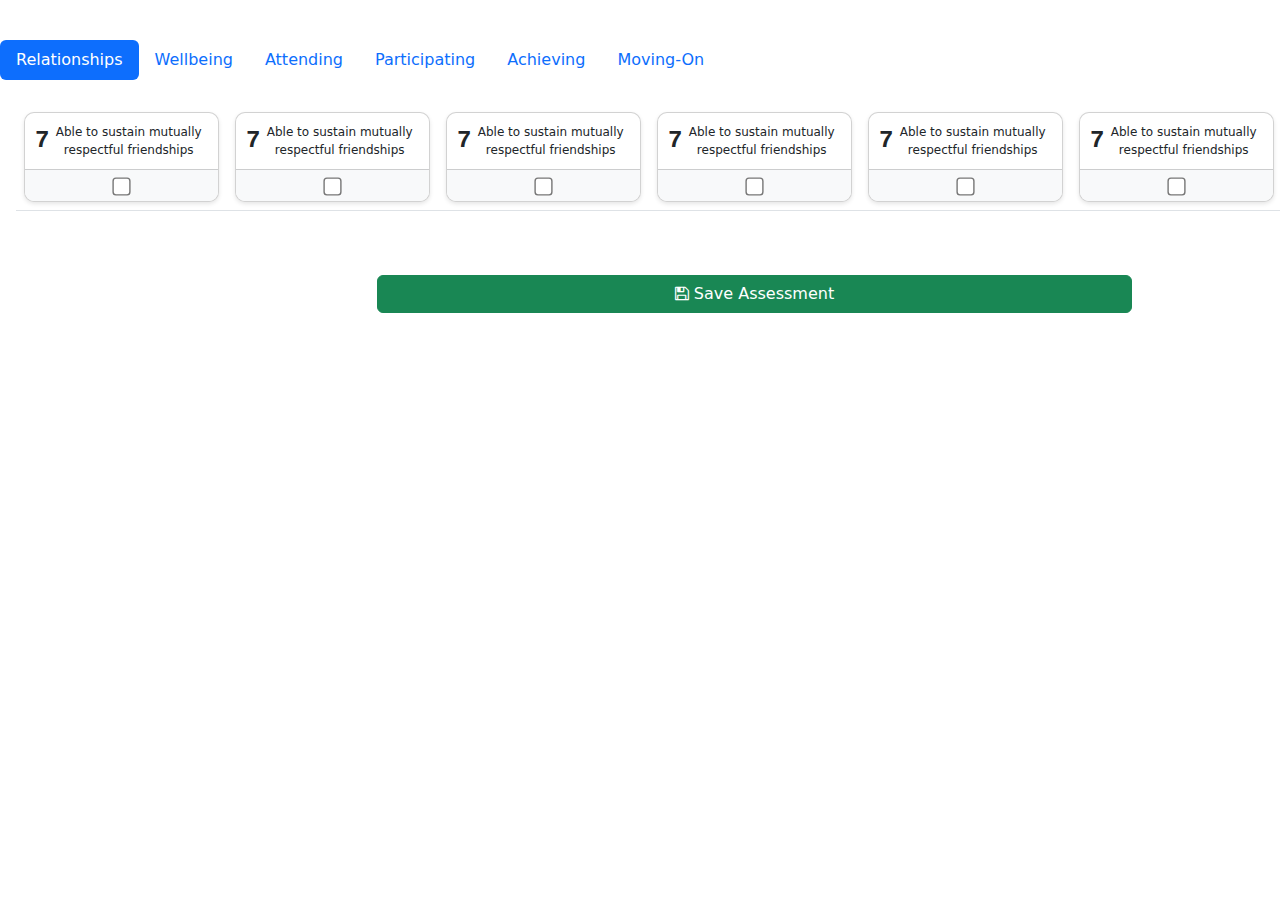
<file: essex4.html>
<!DOCTYPE html>
<html lang="en">

<head>
    <meta charset="UTF-8">
    <meta name="viewport" content="width=device-width, initial-scale=1.0">
    <title>Assessment Form</title>
    <link href="https://cdn.jsdelivr.net/npm/bootstrap@5.3.0/dist/css/bootstrap.min.css" rel="stylesheet">
    <script src="https://cdn.jsdelivr.net/npm/bootstrap@5.3.0/dist/js/bootstrap.bundle.min.js"></script>
    <link href="https://cdnjs.cloudflare.com/ajax/libs/font-awesome/4.7.0/css/font-awesome.css" rel="stylesheet">

    <style>
        .table-container {
            display: grid;
            grid-template-columns: repeat(6, 1fr);
            /* 6 columns */
            gap: 10px;
            margin: 20px;
        }

        .card {
            border-radius: 10px;
            overflow: hidden;
            box-shadow: 0 2px 4px rgba(0, 0, 0, 0.1);
            height: 90px;
            width: 195px;
            font-size: 0.75rem;
        }

        .card-body {
            padding: 10px;
        }

        .card-footer {
            /* height: 30px; */
            display: flex;
            justify-content: space-around;
            align-items: center;
            background-color: #f8f9fa;
        }

        .card {
            border-radius: 10px;
            overflow: hidden;
            box-shadow: 0 2px 4px rgba(0, 0, 0, 0.1);
            height: 90px;
            width: 195px;
            font-size: 0.75rem;
        }

        .card-body {
            padding: 10px;
        }

        .card-footer {
            padding: 10px;
            font-size: 0.8rem;
            line-height: 1.2;
            /* Tighten up text spacing */
        }

        .footer-row {
            display: flex;
            align-items: center;
            justify-content: space-between;
            gap: 10px;
            margin-bottom: 8px;
            /* Add vertical spacing between rows */
        }

        .btn-group {
            display: flex;
            gap: 5px;
        }

        .btn-group .btn {
            padding: 2px 10px;
            /* Smaller buttons */
            font-size: 0.8rem;
            /* Compact text size */
        }

        input[type=checkbox] {
            transform: scale(1.4);
        }
    </style>
</head>

<body>
    <p><br></p>
    <div class="row">
        <div class="d-grid gap-2 col-12 mx-auto">
            <ul class="nav nav-pills " role="tablist">
                <li class="nav-item" role="relationships">
                    <button class="nav-link active" id="pills-relationships-tab" data-bs-toggle="pill"
                        data-bs-target="#pills-relationships" type="button" role="tab"
                        aria-controls="pills-relationships" aria-selected="true">Relationships</button>
                </li>
                <li class="nav-item" role="wellbeing">
                    <button class="nav-link " id="pills-wellbeing-tab" data-bs-toggle="pill"
                        data-bs-target="#pills-wellbeing" type="button" role="tab" aria-controls="pills-wellbeing"
                        aria-selected="true">Wellbeing</button>
                </li>
                <li class="nav-item" role="attending">
                    <button class="nav-link " id="pills-attending-tab" data-bs-toggle="pill"
                        data-bs-target="#pills-attending" type="button" role="tab" aria-controls="pills-attending"
                        aria-selected="true">Attending</button>
                </li>
                <li class="nav-item" role="participating">
                    <button class="nav-link " id="pills-participating-tab" data-bs-toggle="pill"
                        data-bs-target="#pills-participating" type="button" role="tab"
                        aria-controls="pills-participating" aria-selected="true">Participating</button>
                </li>
                <li class="nav-item" role="achieving">
                    <button class="nav-link " id="pills-achieving-tab" data-bs-toggle="pill"
                        data-bs-target="#pills-achieving" type="button" role="tab" aria-controls="pills-achieving"
                        aria-selected="true">Achieving</button>
                </li>
                <li class="nav-item" role="moving-on">
                    <button class="nav-link " id="pills-moving-on-tab" data-bs-toggle="pill"
                        data-bs-target="#pills-moving-on" type="button" role="tab" aria-controls="pills-moving-on"
                        aria-selected="true">Moving-On</button>
                </li>
            </ul>
            <div class="tab-content" id="pills-tabContent">
                <div class="tab-pane p-3 fade  show active" id="pills-relationships" role="tabpanel"
                    aria-labelledby="pills-relationships-tab">

                    <table class="table">
                        <tr>
                            <td>
                                <div class="card">
                                    <div class="card-body text-center d-flex align-items-center" id="card-body">
                                        <div
                                            style="font-size: 1.5rem; font-family: 'Courier New', Courier, monospace; font-weight: bold;">
                                            7
                                        </div>
                                        Able to sustain mutually respectful friendships
                                    </div>
                                    <div class="card-footer">
                                        <input type="checkbox" name="" id="">
                                    </div>
                                </div>
                            </td>
                            <td>
                                <div class="card">
                                    <div class="card-body text-center d-flex align-items-center" id="card-body">
                                        <div
                                            style="font-size: 1.5rem; font-family: 'Courier New', Courier, monospace; font-weight: bold;">
                                            7
                                        </div>
                                        Able to sustain mutually respectful friendships
                                    </div>
                                    <div class="card-footer">
                                        <input type="checkbox" name="" id="">
                                    </div>
                                </div>
                            </td>
                            <td>
                                <div class="card">
                                    <div class="card-body text-center d-flex align-items-center" id="card-body">
                                        <div
                                            style="font-size: 1.5rem; font-family: 'Courier New', Courier, monospace; font-weight: bold;">
                                            7
                                        </div>
                                        Able to sustain mutually respectful friendships
                                    </div>
                                    <div class="card-footer">
                                        <input type="checkbox" name="" id="">
                                    </div>
                                </div>
                            </td>
                            
                            <td>
                                <div class="card">
                                    <div class="card-body text-center d-flex align-items-center" id="card-body">
                                        <div
                                            style="font-size: 1.5rem; font-family: 'Courier New', Courier, monospace; font-weight: bold;">
                                            7
                                        </div>
                                        Able to sustain mutually respectful friendships
                                    </div>
                                    <div class="card-footer">
                                        <input type="checkbox" name="" id="">
                                    </div>
                                </div>
                            </td>
                            <td>
                                <div class="card">
                                    <div class="card-body text-center d-flex align-items-center" id="card-body">
                                        <div
                                            style="font-size: 1.5rem; font-family: 'Courier New', Courier, monospace; font-weight: bold;">
                                            7
                                        </div>
                                        Able to sustain mutually respectful friendships
                                    </div>
                                    <div class="card-footer">
                                        <input type="checkbox" name="" id="">
                                    </div>
                                </div>
                            </td>
                            <td>
                                <div class="card">
                                    <div class="card-body text-center d-flex align-items-center" id="card-body">
                                        <div
                                            style="font-size: 1.5rem; font-family: 'Courier New', Courier, monospace; font-weight: bold;">
                                            7
                                        </div>
                                        Able to sustain mutually respectful friendships
                                    </div>
                                    <div class="card-footer">
                                        <input type="checkbox" name="" id="">
                                    </div>
                                </div>
                            </td>
                            <td>
                                <div class="card">
                                    <div class="card-body text-center d-flex align-items-center" id="card-body">
                                        <div
                                            style="font-size: 1.5rem; font-family: 'Courier New', Courier, monospace; font-weight: bold;">
                                            7
                                        </div>
                                        Able to sustain mutually respectful friendships
                                    </div>
                                    <div class="card-footer">
                                        <input type="checkbox" name="" id="">
                                    </div>
                                </div>
                            </td>
                        </tr>
                    </table>

                    

                </div>

                <div class="tab-pane p-3 fade  show " id="pills-wellbeing" role="tabpanel"
                    aria-labelledby="pills-wellbeing-tab">
                    W
                </div>
            </div>

            <div class="d-grid gap-2 col-6 mx-auto m-4">
                <button class="btn btn-success" type="button"><i class="fa fa-save"></i> Save Assessment</button>
            </div>

        </div>
    </div>

    <script src="https://code.jquery.com/jquery-3.7.1.slim.min.js"
        integrity="sha256-kmHvs0B+OpCW5GVHUNjv9rOmY0IvSIRcf7zGUDTDQM8=" crossorigin="anonymous"></script>

    <script>
        $('input[type="radio"]').on('change', function () {
            clickedRadio = $(this);
            cardBody = clickedRadio.closest('.card').find('.card-body');

            console.log(clickedRadio, cardBody);

            if (clickedRadio.attr('name') === 'education-barrier') {
                bgColor = clickedRadio.val() === 'yes' ? 'red' : 'green';
                cardBody.css({
                    backgroundColor: bgColor,
                    color: bgColor === 'red' ? 'white' : 'black'
                });
            }
        });
    </script>
</body>

</html>
</file>
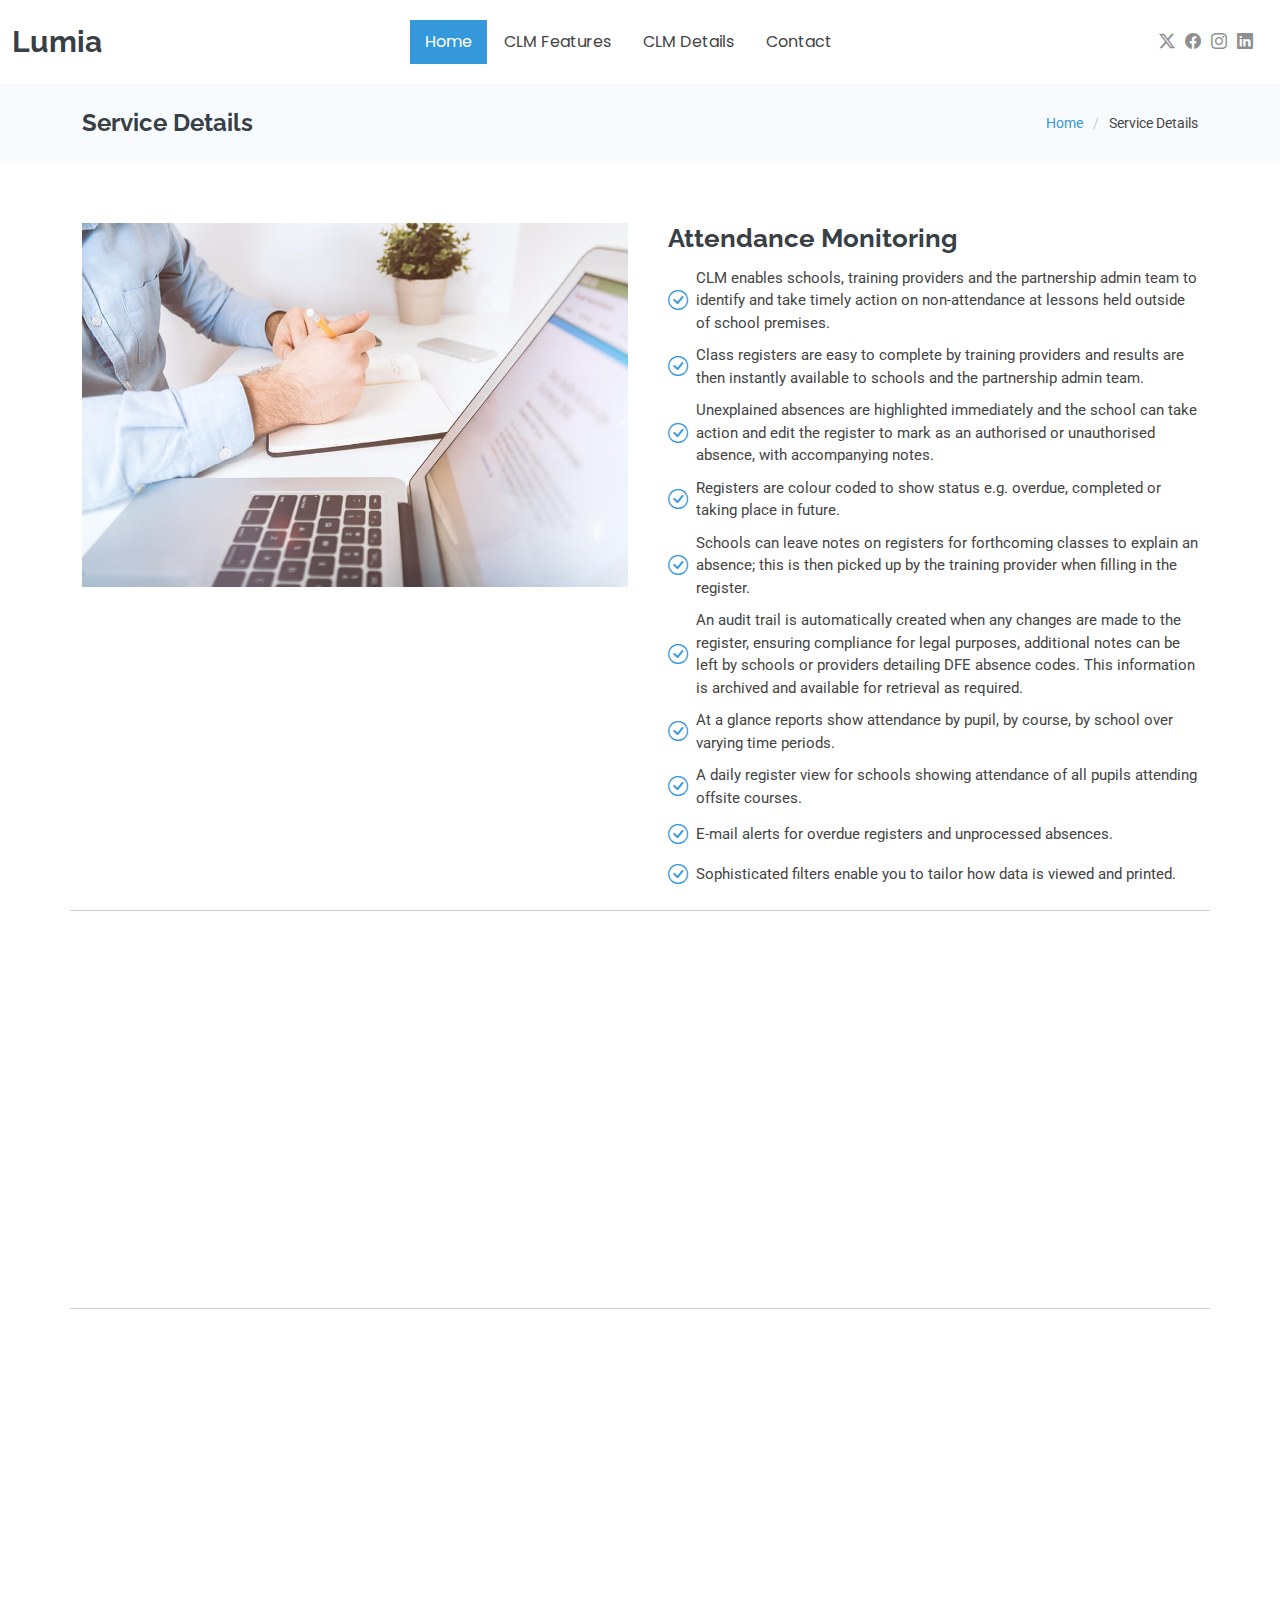
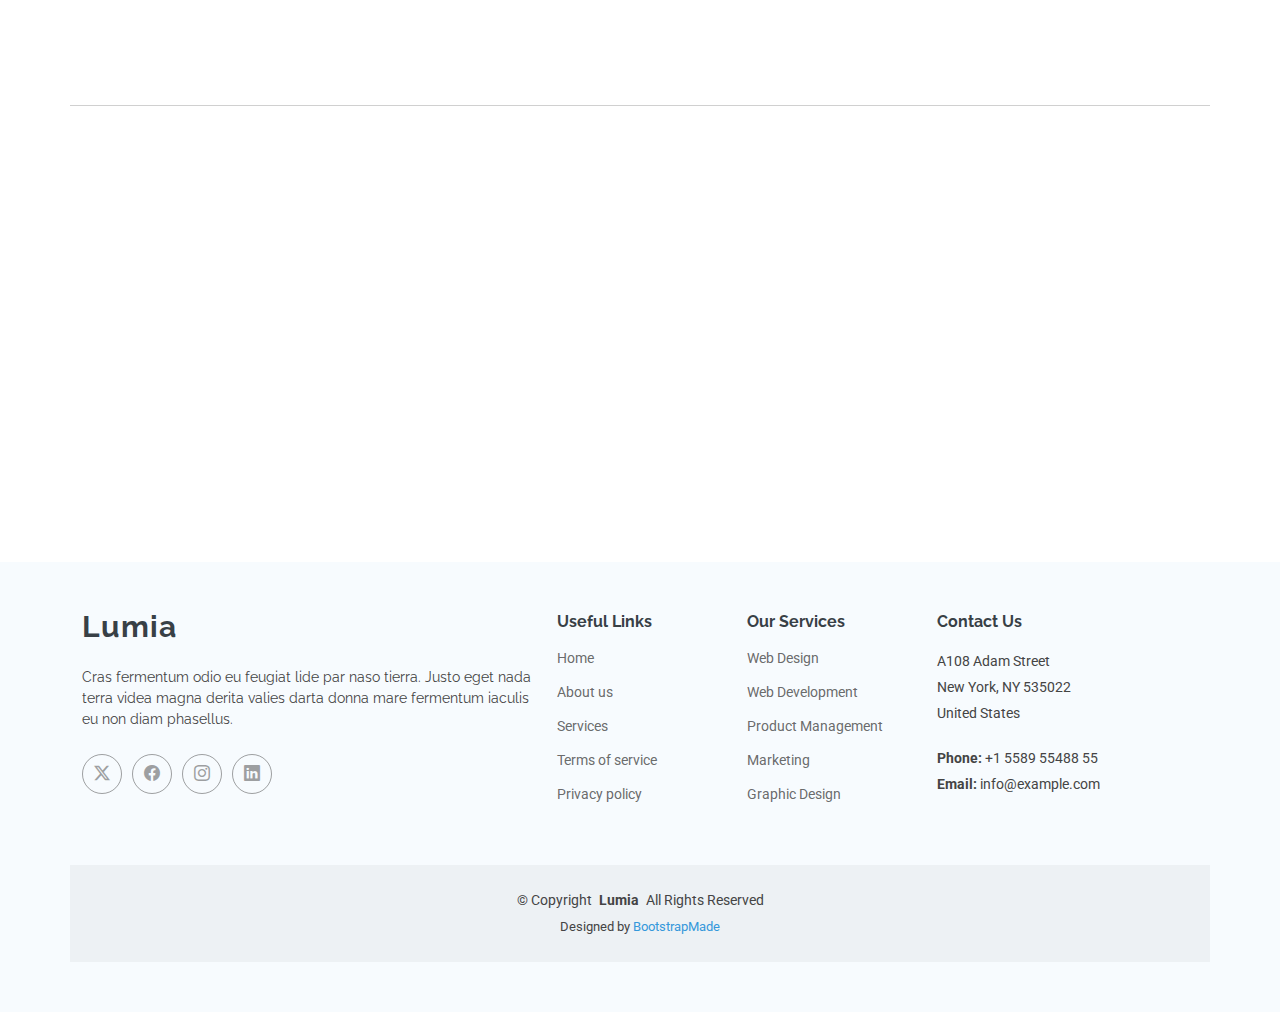
<file: service-details.html>
<!DOCTYPE html>
<html lang="en">

<head>
  <meta charset="utf-8">
  <meta content="width=device-width, initial-scale=1.0" name="viewport">
  <title>Service Details - Lumia Bootstrap Template</title>
  <meta name="description" content="">
  <meta name="keywords" content="">

  <!-- Favicons -->
  <link href="assets/img/favicon.png" rel="icon">
  <link href="assets/img/apple-touch-icon.png" rel="apple-touch-icon">

  <!-- Fonts -->
  <link href="https://fonts.googleapis.com" rel="preconnect">
  <link href="https://fonts.gstatic.com" rel="preconnect" crossorigin>
  <link href="https://fonts.googleapis.com/css2?family=Roboto:ital,wght@0,100;0,300;0,400;0,500;0,700;0,900;1,100;1,300;1,400;1,500;1,700;1,900&family=Poppins:ital,wght@0,100;0,200;0,300;0,400;0,500;0,600;0,700;0,800;0,900;1,100;1,200;1,300;1,400;1,500;1,600;1,700;1,800;1,900&family=Raleway:ital,wght@0,100;0,200;0,300;0,400;0,500;0,600;0,700;0,800;0,900;1,100;1,200;1,300;1,400;1,500;1,600;1,700;1,800;1,900&display=swap" rel="stylesheet">

  <!-- Vendor CSS Files -->
  <link href="assets/vendor/bootstrap/css/bootstrap.min.css" rel="stylesheet">
  <link href="assets/vendor/bootstrap-icons/bootstrap-icons.css" rel="stylesheet">
  <link href="assets/vendor/aos/aos.css" rel="stylesheet">
  <link href="assets/vendor/glightbox/css/glightbox.min.css" rel="stylesheet">
  <link href="assets/vendor/swiper/swiper-bundle.min.css" rel="stylesheet">

  <!-- Main CSS File -->
  <link href="assets/css/main.css" rel="stylesheet">

  <!-- =======================================================
  * Template Name: Lumia
  * Template URL: https://bootstrapmade.com/lumia-bootstrap-business-template/
  * Updated: Aug 07 2024 with Bootstrap v5.3.3
  * Author: BootstrapMade.com
  * License: https://bootstrapmade.com/license/
  ======================================================== -->
</head>

<body class="service-details-page">

  <header id="header" class="header d-flex align-items-center sticky-top">
    <div class="container-fluid position-relative d-flex align-items-center justify-content-between">

      <a href="index.html" class="logo d-flex align-items-center me-auto me-xl-0">
        <!-- Uncomment the line below if you also wish to use an image logo -->
        <!-- <img src="assets/img/logo.png" alt=""> -->
        <h1 class="sitename">Lumia</h1>
      </a>

      <nav id="navmenu" class="navmenu">
        <ul>
          <li><a href="#hero" class="active">Home</a></li>
          <li><a href="#services">CLM Features</a></li>
          <li><a href="service-details.html">CLM Details</a></li>
          <li><a href="#contact">Contact</a></li>
        </ul>
        <i class="mobile-nav-toggle d-xl-none bi bi-list"></i>
      </nav>

      <div class="header-social-links">
        <a href="#" class="twitter"><i class="bi bi-twitter-x"></i></a>
        <a href="#" class="facebook"><i class="bi bi-facebook"></i></a>
        <a href="#" class="instagram"><i class="bi bi-instagram"></i></a>
        <a href="#" class="linkedin"><i class="bi bi-linkedin"></i></a>
      </div>

    </div>
  </header>

  <main class="main">

    <!-- Page Title -->
    <div class="page-title light-background">
      <div class="container d-lg-flex justify-content-between align-items-center">
        <h1 class="mb-2 mb-lg-0">Service Details</h1>
        <nav class="breadcrumbs">
          <ol>
            <li><a href="index.html">Home</a></li>
            <li class="current">Service Details</li>
          </ol>
        </nav>
      </div>
    </div><!-- End Page Title -->

    <!-- Service Details Section -->
    <section id="service-details" class="service-details section">

      <div class="container">

        <div class="row gy-3">

          <div class="col-lg-6" data-aos="fade-up" data-aos-delay="100">
            <img src="assets/img/about.jpg" alt="" class="img-fluid">
          </div>

          <div class="col-lg-6 d-flex flex-column justify-content-center" data-aos="fade-up" data-aos-delay="200">
            <div class="about-content ps-0 ps-lg-3">
              <h3>Attendance Monitoring</h3>
              <ul class="ul1">
                <li><i class="bi bi-check-circle"></i> <span>CLM enables schools, training providers and the partnership admin team to identify and take timely action on non-attendance at lessons held outside of school premises.</span></li>
                <li><i class="bi bi-check-circle"></i> <span>Class registers are easy to complete by training providers and results are then instantly available to schools and the partnership admin team.</span></li>
                <li><i class="bi bi-check-circle"></i> <span>Unexplained absences are highlighted immediately and the school can take action and edit the register to mark as an authorised or unauthorised absence, with accompanying notes.</span></li>
                <li><i class="bi bi-check-circle"></i> <span>Registers are colour coded to show status e.g. overdue, completed or taking place in future.</span></li>
                <li><i class="bi bi-check-circle"></i> <span>Schools can leave notes on registers for forthcoming classes to explain an absence; this is then picked up by the training provider when filling in the register.</span></li>
                <li><i class="bi bi-check-circle"></i> <span>An audit trail is automatically created when any changes are made to the register, ensuring compliance for legal purposes, additional notes can be left by schools or providers detailing DFE absence codes. This information is archived and available for retrieval as required.</span></li>
                <li><i class="bi bi-check-circle"></i> <span>At a glance reports show attendance by pupil, by course, by school over varying time periods.</span></li>
                <li><i class="bi bi-check-circle"></i> <span>A daily register view for schools showing attendance of all pupils attending offsite courses.</span></li>
                <li><i class="bi bi-check-circle"></i> <span>E-mail alerts for overdue registers and unprocessed absences.</span></li>
                <li><i class="bi bi-check-circle"></i> <span>Sophisticated filters enable you to tailor how data is viewed and printed.</span></li>
                </ul>
            </div>
          </div>
        </div>

        <div class="row gy-3">
          <hr>
          <div class="col-lg-6 d-flex flex-column justify-content-center" data-aos="fade-up" data-aos-delay="200">
            <div class="about-content ps-0 ps-lg-3">
              <h3>Progress Monitoring</h3>
              <ul class="ul1">
                <li class="li1"><i class="bi bi-check-circle"></i> <span class="s2">Qualifications can be built within the system to record progress against.</span></li>
                <li class="li2"><i class="bi bi-check-circle"></i> <span class="s2">Once a student is enrolled onto a course a training record is created and progress can be entered and stored onto this record.</span></li>
                <li class="li2"><i class="bi bi-check-circle"></i> <span class="s2">Training providers can enter grades for aptitude and effort, which are then accessible to all relevant parties involved.</span></li>
                <li class="li2"><i class="bi bi-check-circle"></i> <span class="s2">The system allows training providers to track students at different levels (e.g. NVQ level 1 &amp; NVQ level 2) whilst in the same classroom, providing flexibility.</span></li>
                <li class="li2"><i class="bi bi-check-circle"></i> <span class="s2">Assessment and target tracking facility. These are commonly used for baseline assessments and non-academic targets.</span></li>
                </ul>
            </div>
          </div>

          <div class="col-lg-6" data-aos="fade-up" data-aos-delay="100">
            <img src="assets/img/about.jpg" alt="" class="img-fluid">
          </div>

        </div>

        <div class="row gy-3">
          <hr>

          <div class="col-lg-6" data-aos="fade-up" data-aos-delay="100">
            <img src="assets/img/about.jpg" alt="" class="img-fluid">
          </div>

          <div class="col-lg-6 d-flex flex-column justify-content-center" data-aos="fade-up" data-aos-delay="200">
            <div class="about-content ps-0 ps-lg-3">
              <h3>Real Time Reporting</h3>
              <ul class="ul1">
                <li class="li1"><i class="bi bi-check-circle"></i> <span class="s2"><b>Collaborative Learning Manager</b> provides up to the minute reporting for Partnership Administrators, Schools, and Training Providers.</span></li>
                <li class="li1"><i class="bi bi-check-circle"></i> <span class="s2">All reporting is relevant to the party requesting the information, e.g. a school will be able to view information on a pupil, class, group, year or the whole school, whereas Partnerships will be able to view information to the same level of detail across all school and training providers involved.</span></li>
                <li class="li1"><i class="bi bi-check-circle"></i> <span class="s2">By filtering data through drop down menus, the user is able to view reports against chosen criteria, for example the attendance records of all learners with a particular SEND Category.</span></li>
                <li class="li1"><i class="bi bi-check-circle"></i> <span class="s2">Reports can summarise activity in any given timeframe – e.g. daily, weekly, and by term.</span></li>
                </ul>
            </div>
          </div>


        </div>

        <div class="row gy-3">
          <hr>

          <div class="col-lg-6 d-flex flex-column justify-content-center" data-aos="fade-up" data-aos-delay="200">
            <div class="about-content ps-0 ps-lg-3">
              <h3>Course Application Module</h3>
              <ul class="ul1">
                <li>Perspective have created a module as an optional extra to the CLM system. This module is an online facility which allows:</li>
                <li class="li1"><i class="bi bi-check-circle"></i> <span class="s2">Partnerships to manage applications to the courses they have on offer via CLM. This includes the facility to automatically import students into CLM once their application has been accepted.</span></li>
                <li class="li1"><i class="bi bi-check-circle"></i> <span class="s2">Learners to view and apply for courses available within their partnership via a secure, password protected site.</span></li>
                <li class="li1"><i class="bi bi-check-circle"></i> <span class="s2">School teachers to approve their students’ application within CLM using their log in details.</span></li>
                </ul>
            </div>
          </div>

          <div class="col-lg-6" data-aos="fade-up" data-aos-delay="100">
            <img src="assets/img/about.jpg" alt="" class="img-fluid">
          </div>

        </div>

        

      </div>

    </section><!-- /Service Details Section -->

  </main>

  <footer id="footer" class="footer light-background">

    <div class="container footer-top">
      <div class="row gy-4">
        <div class="col-lg-5 col-md-12 footer-about">
          <a href="index.html" class="logo d-flex align-items-center">
            <span class="sitename">Lumia</span>
          </a>
          <p>Cras fermentum odio eu feugiat lide par naso tierra. Justo eget nada terra videa magna derita valies darta donna mare fermentum iaculis eu non diam phasellus.</p>
          <div class="social-links d-flex mt-4">
            <a href=""><i class="bi bi-twitter-x"></i></a>
            <a href=""><i class="bi bi-facebook"></i></a>
            <a href=""><i class="bi bi-instagram"></i></a>
            <a href=""><i class="bi bi-linkedin"></i></a>
          </div>
        </div>

        <div class="col-lg-2 col-6 footer-links">
          <h4>Useful Links</h4>
          <ul>
            <li><a href="#">Home</a></li>
            <li><a href="#">About us</a></li>
            <li><a href="#">Services</a></li>
            <li><a href="#">Terms of service</a></li>
            <li><a href="#">Privacy policy</a></li>
          </ul>
        </div>

        <div class="col-lg-2 col-6 footer-links">
          <h4>Our Services</h4>
          <ul>
            <li><a href="#">Web Design</a></li>
            <li><a href="#">Web Development</a></li>
            <li><a href="#">Product Management</a></li>
            <li><a href="#">Marketing</a></li>
            <li><a href="#">Graphic Design</a></li>
          </ul>
        </div>

        <div class="col-lg-3 col-md-12 footer-contact text-center text-md-start">
          <h4>Contact Us</h4>
          <p>A108 Adam Street</p>
          <p>New York, NY 535022</p>
          <p>United States</p>
          <p class="mt-4"><strong>Phone:</strong> <span>+1 5589 55488 55</span></p>
          <p><strong>Email:</strong> <span>info@example.com</span></p>
        </div>

      </div>
    </div>

    <div class="container copyright text-center mt-4">
      <p>© <span>Copyright</span> <strong class="px-1 sitename">Lumia</strong> <span>All Rights Reserved</span></p>
      <div class="credits">
        <!-- All the links in the footer should remain intact. -->
        <!-- You can delete the links only if you've purchased the pro version. -->
        <!-- Licensing information: https://bootstrapmade.com/license/ -->
        <!-- Purchase the pro version with working PHP/AJAX contact form: [buy-url] -->
        Designed by <a href="https://bootstrapmade.com/">BootstrapMade</a>
      </div>
    </div>

  </footer>

  <!-- Scroll Top -->
  <a href="#" id="scroll-top" class="scroll-top d-flex align-items-center justify-content-center"><i class="bi bi-arrow-up-short"></i></a>

  <!-- Preloader -->
  <div id="preloader"></div>

  <!-- Vendor JS Files -->
  <script src="assets/vendor/bootstrap/js/bootstrap.bundle.min.js"></script>
  <script src="assets/vendor/php-email-form/validate.js"></script>
  <script src="assets/vendor/aos/aos.js"></script>
  <script src="assets/vendor/waypoints/noframework.waypoints.js"></script>
  <script src="assets/vendor/purecounter/purecounter_vanilla.js"></script>
  <script src="assets/vendor/glightbox/js/glightbox.min.js"></script>
  <script src="assets/vendor/imagesloaded/imagesloaded.pkgd.min.js"></script>
  <script src="assets/vendor/isotope-layout/isotope.pkgd.min.js"></script>
  <script src="assets/vendor/swiper/swiper-bundle.min.js"></script>

  <!-- Main JS File -->
  <script src="assets/js/main.js"></script>

</body>

</html>
</file>
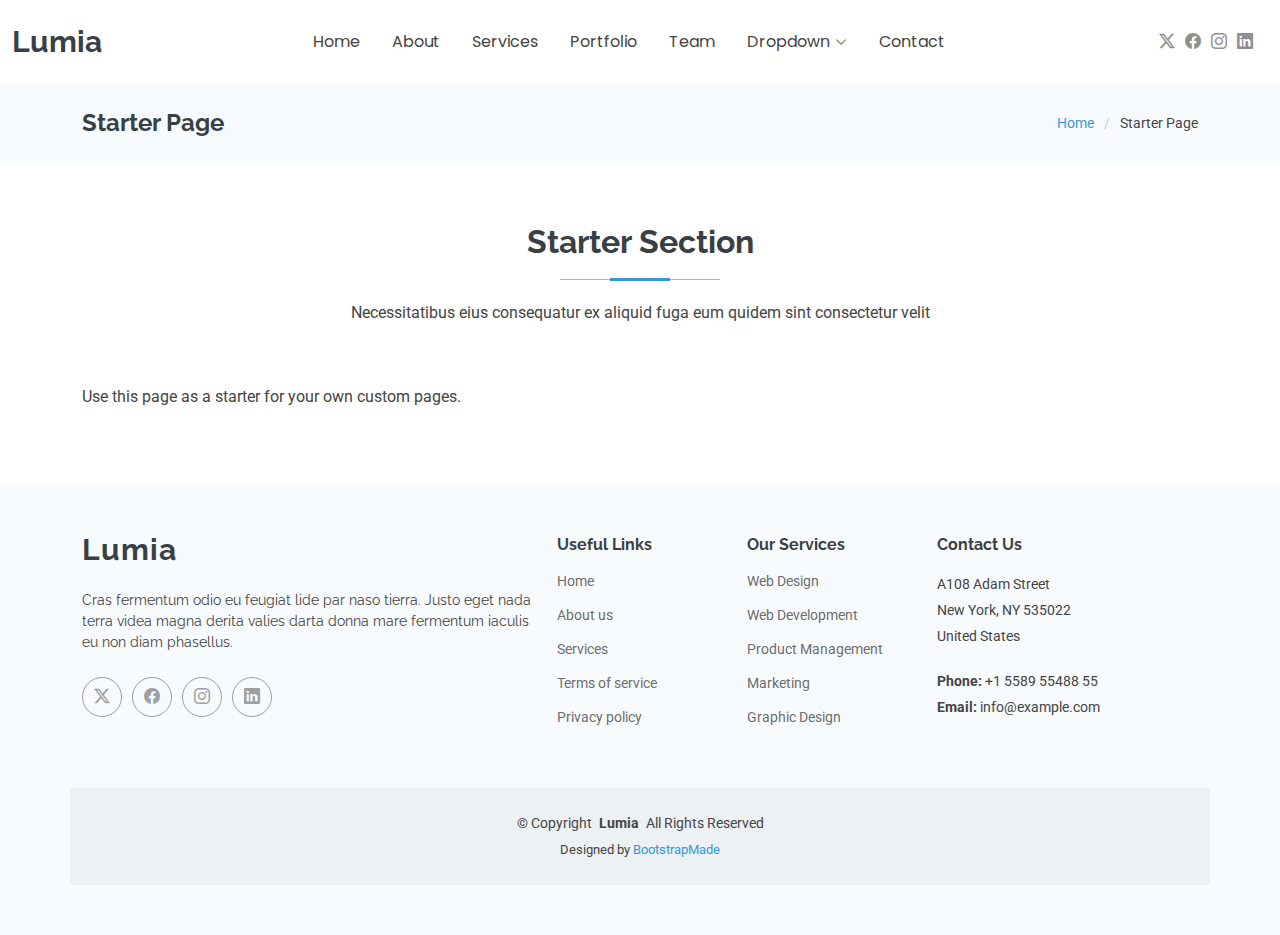
<file: starter-page.html>
<!DOCTYPE html>
<html lang="en">

<head>
  <meta charset="utf-8">
  <meta content="width=device-width, initial-scale=1.0" name="viewport">
  <title>Starter Page - Lumia Bootstrap Template</title>
  <meta name="description" content="">
  <meta name="keywords" content="">

  <!-- Favicons -->
  <link href="assets/img/favicon.png" rel="icon">
  <link href="assets/img/apple-touch-icon.png" rel="apple-touch-icon">

  <!-- Fonts -->
  <link href="https://fonts.googleapis.com" rel="preconnect">
  <link href="https://fonts.gstatic.com" rel="preconnect" crossorigin>
  <link href="https://fonts.googleapis.com/css2?family=Roboto:ital,wght@0,100;0,300;0,400;0,500;0,700;0,900;1,100;1,300;1,400;1,500;1,700;1,900&family=Poppins:ital,wght@0,100;0,200;0,300;0,400;0,500;0,600;0,700;0,800;0,900;1,100;1,200;1,300;1,400;1,500;1,600;1,700;1,800;1,900&family=Raleway:ital,wght@0,100;0,200;0,300;0,400;0,500;0,600;0,700;0,800;0,900;1,100;1,200;1,300;1,400;1,500;1,600;1,700;1,800;1,900&display=swap" rel="stylesheet">

  <!-- Vendor CSS Files -->
  <link href="assets/vendor/bootstrap/css/bootstrap.min.css" rel="stylesheet">
  <link href="assets/vendor/bootstrap-icons/bootstrap-icons.css" rel="stylesheet">
  <link href="assets/vendor/aos/aos.css" rel="stylesheet">
  <link href="assets/vendor/glightbox/css/glightbox.min.css" rel="stylesheet">
  <link href="assets/vendor/swiper/swiper-bundle.min.css" rel="stylesheet">

  <!-- Main CSS File -->
  <link href="assets/css/main.css" rel="stylesheet">

  <!-- =======================================================
  * Template Name: Lumia
  * Template URL: https://bootstrapmade.com/lumia-bootstrap-business-template/
  * Updated: Aug 07 2024 with Bootstrap v5.3.3
  * Author: BootstrapMade.com
  * License: https://bootstrapmade.com/license/
  ======================================================== -->
</head>

<body class="starter-page-page">

  <header id="header" class="header d-flex align-items-center sticky-top">
    <div class="container-fluid position-relative d-flex align-items-center justify-content-between">

      <a href="index.html" class="logo d-flex align-items-center me-auto me-xl-0">
        <!-- Uncomment the line below if you also wish to use an image logo -->
        <!-- <img src="assets/img/logo.png" alt=""> -->
        <h1 class="sitename">Lumia</h1>
      </a>

      <nav id="navmenu" class="navmenu">
        <ul>
          <li><a href="#hero">Home</a></li>
          <li><a href="#about">About</a></li>
          <li><a href="#services">Services</a></li>
          <li><a href="#portfolio">Portfolio</a></li>
          <li><a href="#team">Team</a></li>
          <li class="dropdown"><a href="#"><span>Dropdown</span> <i class="bi bi-chevron-down toggle-dropdown"></i></a>
            <ul>
              <li><a href="#">Dropdown 1</a></li>
              <li class="dropdown"><a href="#"><span>Deep Dropdown</span> <i class="bi bi-chevron-down toggle-dropdown"></i></a>
                <ul>
                  <li><a href="#">Deep Dropdown 1</a></li>
                  <li><a href="#">Deep Dropdown 2</a></li>
                  <li><a href="#">Deep Dropdown 3</a></li>
                  <li><a href="#">Deep Dropdown 4</a></li>
                  <li><a href="#">Deep Dropdown 5</a></li>
                </ul>
              </li>
              <li><a href="#">Dropdown 2</a></li>
              <li><a href="#">Dropdown 3</a></li>
              <li><a href="#">Dropdown 4</a></li>
            </ul>
          </li>
          <li><a href="#contact">Contact</a></li>
        </ul>
        <i class="mobile-nav-toggle d-xl-none bi bi-list"></i>
      </nav>

      <div class="header-social-links">
        <a href="#" class="twitter"><i class="bi bi-twitter-x"></i></a>
        <a href="#" class="facebook"><i class="bi bi-facebook"></i></a>
        <a href="#" class="instagram"><i class="bi bi-instagram"></i></a>
        <a href="#" class="linkedin"><i class="bi bi-linkedin"></i></a>
      </div>

    </div>
  </header>

  <main class="main">

    <!-- Page Title -->
    <div class="page-title light-background">
      <div class="container d-lg-flex justify-content-between align-items-center">
        <h1 class="mb-2 mb-lg-0">Starter Page</h1>
        <nav class="breadcrumbs">
          <ol>
            <li><a href="index.html">Home</a></li>
            <li class="current">Starter Page</li>
          </ol>
        </nav>
      </div>
    </div><!-- End Page Title -->

    <!-- Starter Section Section -->
    <section id="starter-section" class="starter-section section">

      <!-- Section Title -->
      <div class="container section-title" data-aos="fade-up">
        <h2>Starter Section</h2>
        <p>Necessitatibus eius consequatur ex aliquid fuga eum quidem sint consectetur velit</p>
      </div><!-- End Section Title -->

      <div class="container" data-aos="fade-up">
        <p>Use this page as a starter for your own custom pages.</p>
      </div>

    </section><!-- /Starter Section Section -->

  </main>

  <footer id="footer" class="footer light-background">

    <div class="container footer-top">
      <div class="row gy-4">
        <div class="col-lg-5 col-md-12 footer-about">
          <a href="index.html" class="logo d-flex align-items-center">
            <span class="sitename">Lumia</span>
          </a>
          <p>Cras fermentum odio eu feugiat lide par naso tierra. Justo eget nada terra videa magna derita valies darta donna mare fermentum iaculis eu non diam phasellus.</p>
          <div class="social-links d-flex mt-4">
            <a href=""><i class="bi bi-twitter-x"></i></a>
            <a href=""><i class="bi bi-facebook"></i></a>
            <a href=""><i class="bi bi-instagram"></i></a>
            <a href=""><i class="bi bi-linkedin"></i></a>
          </div>
        </div>

        <div class="col-lg-2 col-6 footer-links">
          <h4>Useful Links</h4>
          <ul>
            <li><a href="#">Home</a></li>
            <li><a href="#">About us</a></li>
            <li><a href="#">Services</a></li>
            <li><a href="#">Terms of service</a></li>
            <li><a href="#">Privacy policy</a></li>
          </ul>
        </div>

        <div class="col-lg-2 col-6 footer-links">
          <h4>Our Services</h4>
          <ul>
            <li><a href="#">Web Design</a></li>
            <li><a href="#">Web Development</a></li>
            <li><a href="#">Product Management</a></li>
            <li><a href="#">Marketing</a></li>
            <li><a href="#">Graphic Design</a></li>
          </ul>
        </div>

        <div class="col-lg-3 col-md-12 footer-contact text-center text-md-start">
          <h4>Contact Us</h4>
          <p>A108 Adam Street</p>
          <p>New York, NY 535022</p>
          <p>United States</p>
          <p class="mt-4"><strong>Phone:</strong> <span>+1 5589 55488 55</span></p>
          <p><strong>Email:</strong> <span>info@example.com</span></p>
        </div>

      </div>
    </div>

    <div class="container copyright text-center mt-4">
      <p>© <span>Copyright</span> <strong class="px-1 sitename">Lumia</strong> <span>All Rights Reserved</span></p>
      <div class="credits">
        <!-- All the links in the footer should remain intact. -->
        <!-- You can delete the links only if you've purchased the pro version. -->
        <!-- Licensing information: https://bootstrapmade.com/license/ -->
        <!-- Purchase the pro version with working PHP/AJAX contact form: [buy-url] -->
        Designed by <a href="https://bootstrapmade.com/">BootstrapMade</a>
      </div>
    </div>

  </footer>

  <!-- Scroll Top -->
  <a href="#" id="scroll-top" class="scroll-top d-flex align-items-center justify-content-center"><i class="bi bi-arrow-up-short"></i></a>

  <!-- Preloader -->
  <div id="preloader"></div>

  <!-- Vendor JS Files -->
  <script src="assets/vendor/bootstrap/js/bootstrap.bundle.min.js"></script>
  <script src="assets/vendor/php-email-form/validate.js"></script>
  <script src="assets/vendor/aos/aos.js"></script>
  <script src="assets/vendor/waypoints/noframework.waypoints.js"></script>
  <script src="assets/vendor/purecounter/purecounter_vanilla.js"></script>
  <script src="assets/vendor/glightbox/js/glightbox.min.js"></script>
  <script src="assets/vendor/imagesloaded/imagesloaded.pkgd.min.js"></script>
  <script src="assets/vendor/isotope-layout/isotope.pkgd.min.js"></script>
  <script src="assets/vendor/swiper/swiper-bundle.min.js"></script>

  <!-- Main JS File -->
  <script src="assets/js/main.js"></script>

</body>

</html>
</file>
<file: assets/css/main.css>
/**
* Template Name: Lumia
* Template URL: https://bootstrapmade.com/lumia-bootstrap-business-template/
* Updated: Aug 07 2024 with Bootstrap v5.3.3
* Author: BootstrapMade.com
* License: https://bootstrapmade.com/license/
*/

/*--------------------------------------------------------------
# Font & Color Variables
# Help: https://bootstrapmade.com/color-system/
--------------------------------------------------------------*/
/* Fonts */
:root {
  --default-font: "Roboto",  system-ui, -apple-system, "Segoe UI", Roboto, "Helvetica Neue", Arial, "Noto Sans", "Liberation Sans", sans-serif, "Apple Color Emoji", "Segoe UI Emoji", "Segoe UI Symbol", "Noto Color Emoji";
  --heading-font: "Raleway",  sans-serif;
  --nav-font: "Poppins",  sans-serif;
}

/* Global Colors - The following color variables are used throughout the website. Updating them here will change the color scheme of the entire website */
:root { 
  --background-color: #ffffff; /* Background color for the entire website, including individual sections */
  --default-color: #444444; /* Default color used for the majority of the text content across the entire website */
  --heading-color: #384046; /* Color for headings, subheadings and title throughout the website */
  --accent-color: #3498db; /* Accent color that represents your brand on the website. It's used for buttons, links, and other elements that need to stand out */
  --surface-color: #ffffff; /* The surface color is used as a background of boxed elements within sections, such as cards, icon boxes, or other elements that require a visual separation from the global background. */
  --contrast-color: #ffffff; /* Contrast color for text, ensuring readability against backgrounds of accent, heading, or default colors. */
}

/* Nav Menu Colors - The following color variables are used specifically for the navigation menu. They are separate from the global colors to allow for more customization options */
:root {
  --nav-color: #444444;  /* The default color of the main navmenu links */
  --nav-hover-color: #3498db; /* Applied to main navmenu links when they are hovered over or active */
  --nav-mobile-background-color: #ffffff; /* Used as the background color for mobile navigation menu */
  --nav-dropdown-background-color: #ffffff; /* Used as the background color for dropdown items that appear when hovering over primary navigation items */
  --nav-dropdown-color: #444444; /* Used for navigation links of the dropdown items in the navigation menu. */
  --nav-dropdown-hover-color: #3498db; /* Similar to --nav-hover-color, this color is applied to dropdown navigation links when they are hovered over. */
}

/* Color Presets - These classes override global colors when applied to any section or element, providing reuse of the sam color scheme. */

.light-background {
  --background-color: #f7fbfe;
  --surface-color: #ffffff;
}

.dark-background {
  --background-color: #1d222d;
  --default-color: #ffffff;
  --heading-color: #ffffff;
  --surface-color: #31394c;
  --contrast-color: #ffffff;
}

/* Smooth scroll */
:root {
  scroll-behavior: smooth;
}

/*--------------------------------------------------------------
# General Styling & Shared Classes
--------------------------------------------------------------*/
body {
  color: var(--default-color);
  background-color: var(--background-color);
  font-family: var(--default-font);
}

a {
  color: var(--accent-color);
  text-decoration: none;
  transition: 0.3s;
}

a:hover {
  color: color-mix(in srgb, var(--accent-color), transparent 25%);
  text-decoration: none;
}

h1,
h2,
h3,
h4,
h5,
h6 {
  color: var(--heading-color);
  font-family: var(--heading-font);
}

/* PHP Email Form Messages
------------------------------*/
.php-email-form .error-message {
  display: none;
  background: #df1529;
  color: #ffffff;
  text-align: left;
  padding: 15px;
  margin-bottom: 24px;
  font-weight: 600;
}

.php-email-form .sent-message {
  display: none;
  color: #ffffff;
  background: #059652;
  text-align: center;
  padding: 15px;
  margin-bottom: 24px;
  font-weight: 600;
}

.php-email-form .loading {
  display: none;
  background: var(--surface-color);
  text-align: center;
  padding: 15px;
  margin-bottom: 24px;
}

.php-email-form .loading:before {
  content: "";
  display: inline-block;
  border-radius: 50%;
  width: 24px;
  height: 24px;
  margin: 0 10px -6px 0;
  border: 3px solid var(--accent-color);
  border-top-color: var(--surface-color);
  animation: php-email-form-loading 1s linear infinite;
}

@keyframes php-email-form-loading {
  0% {
    transform: rotate(0deg);
  }

  100% {
    transform: rotate(360deg);
  }
}

/*--------------------------------------------------------------
# Global Header
--------------------------------------------------------------*/
.header {
  color: var(--default-color);
  background-color: var(--background-color);
  padding: 20px 0;
  transition: all 0.5s;
  z-index: 997;
}

.header .logo {
  line-height: 1;
}

.header .logo img {
  max-height: 36px;
  margin-right: 8px;
}

.header .logo h1 {
  font-size: 30px;
  margin: 0;
  font-weight: 700;
  color: var(--heading-color);
}

.header .header-social-links {
  padding-right: 15px;
}

.header .header-social-links a {
  color: color-mix(in srgb, var(--default-color), transparent 40%);
  padding-left: 6px;
  display: inline-block;
  transition: 0.3s;
  font-size: 16px;
}

.header .header-social-links a:hover {
  color: var(--accent-color);
}

.header .header-social-links a i {
  line-height: 0px;
}

@media (max-width: 1200px) {
  .header .logo {
    order: 1;
  }

  .header .header-social-links {
    order: 2;
  }

  .header .navmenu {
    order: 3;
  }
}

.scrolled .header {
  box-shadow: 0px 0 18px rgba(0, 0, 0, 0.1);
}

/*--------------------------------------------------------------
# Navigation Menu
--------------------------------------------------------------*/
/* Desktop Navigation */
@media (min-width: 1200px) {
  .navmenu {
    padding: 0;
  }

  .navmenu ul {
    margin: 0;
    padding: 0;
    display: flex;
    list-style: none;
    align-items: center;
  }

  .navmenu li {
    position: relative;
  }

  .navmenu a,
  .navmenu a:focus {
    color: var(--nav-color);
    padding: 10px 15px;
    margin-left: 2px;
    font-size: 16px;
    font-family: var(--nav-font);
    font-weight: 400;
    display: flex;
    align-items: center;
    justify-content: space-between;
    white-space: nowrap;
    transition: 0.3s;
  }

  .navmenu a i,
  .navmenu a:focus i {
    font-size: 12px;
    line-height: 0;
    margin-left: 5px;
    transition: 0.3s;
  }

  .navmenu li:hover>a,
  .navmenu .active,
  .navmenu .active:focus {
    color: var(--contrast-color);
    background-color: var(--nav-hover-color);
  }

  .navmenu .dropdown ul {
    margin: 0;
    padding: 0;
    background: var(--nav-dropdown-background-color);
    display: block;
    position: absolute;
    visibility: hidden;
    left: 2px;
    top: 130%;
    opacity: 0;
    transition: 0.3s;
    z-index: 99;
    box-shadow: 0px 0px 30px rgba(0, 0, 0, 0.1);
  }

  .navmenu .dropdown ul li {
    min-width: 200px;
  }

  .navmenu .dropdown ul a {
    padding: 10px 20px;
    margin: 0;
    font-size: 15px;
    text-transform: none;
    color: var(--nav-dropdown-color);
  }

  .navmenu .dropdown ul a i {
    font-size: 12px;
  }

  .navmenu .dropdown ul a:hover,
  .navmenu .dropdown ul .active:hover,
  .navmenu .dropdown ul li:hover>a {
    color: var(--contrast-color);
    background-color: var(--nav-hover-color);
  }

  .navmenu .dropdown:hover>ul {
    opacity: 1;
    top: 100%;
    visibility: visible;
  }

  .navmenu .dropdown .dropdown ul {
    top: 0;
    left: -90%;
    visibility: hidden;
  }

  .navmenu .dropdown .dropdown:hover>ul {
    opacity: 1;
    top: 0;
    left: -100%;
    visibility: visible;
  }
}

/* Mobile Navigation */
@media (max-width: 1199px) {
  .mobile-nav-toggle {
    color: var(--nav-color);
    font-size: 28px;
    line-height: 0;
    margin-right: 10px;
    cursor: pointer;
    transition: color 0.3s;
  }

  .navmenu {
    padding: 0;
    z-index: 9997;
  }

  .navmenu ul {
    display: none;
    list-style: none;
    position: absolute;
    inset: 60px 20px 20px 20px;
    padding: 10px 0;
    margin: 0;
    border-radius: 6px;
    background-color: var(--nav-mobile-background-color);
    overflow-y: auto;
    transition: 0.3s;
    z-index: 9998;
    box-shadow: 0px 0px 30px rgba(0, 0, 0, 0.1);
  }

  .navmenu a,
  .navmenu a:focus {
    color: var(--nav-dropdown-color);
    padding: 10px 20px;
    font-family: var(--nav-font);
    font-size: 17px;
    font-weight: 500;
    display: flex;
    align-items: center;
    justify-content: space-between;
    white-space: nowrap;
    transition: 0.3s;
  }

  .navmenu a i,
  .navmenu a:focus i {
    font-size: 12px;
    line-height: 0;
    margin-left: 5px;
    width: 30px;
    height: 30px;
    display: flex;
    align-items: center;
    justify-content: center;
    border-radius: 50%;
    transition: 0.3s;
    background-color: color-mix(in srgb, var(--accent-color), transparent 90%);
  }

  .navmenu a i:hover,
  .navmenu a:focus i:hover {
    background-color: var(--accent-color);
    color: var(--contrast-color);
  }

  .navmenu a:hover,
  .navmenu .active,
  .navmenu .active:focus {
    color: var(--nav-dropdown-hover-color);
  }

  .navmenu .active i,
  .navmenu .active:focus i {
    background-color: var(--accent-color);
    color: var(--contrast-color);
    transform: rotate(180deg);
  }

  .navmenu .dropdown ul {
    position: static;
    display: none;
    z-index: 99;
    padding: 10px 0;
    margin: 10px 20px;
    background-color: var(--nav-dropdown-background-color);
    border: 1px solid color-mix(in srgb, var(--default-color), transparent 90%);
    box-shadow: none;
    transition: all 0.5s ease-in-out;
  }

  .navmenu .dropdown ul ul {
    background-color: rgba(33, 37, 41, 0.1);
  }

  .navmenu .dropdown>.dropdown-active {
    display: block;
    background-color: rgba(33, 37, 41, 0.03);
  }

  .mobile-nav-active {
    overflow: hidden;
  }

  .mobile-nav-active .mobile-nav-toggle {
    color: #fff;
    position: absolute;
    font-size: 32px;
    top: 15px;
    right: 15px;
    margin-right: 0;
    z-index: 9999;
  }

  .mobile-nav-active .navmenu {
    position: fixed;
    overflow: hidden;
    inset: 0;
    background: rgba(33, 37, 41, 0.8);
    transition: 0.3s;
  }

  .mobile-nav-active .navmenu>ul {
    display: block;
  }
}

/*--------------------------------------------------------------
# Global Footer
--------------------------------------------------------------*/
.footer {
  color: var(--default-color);
  background-color: var(--background-color);
  font-size: 14px;
  padding-bottom: 50px;
  position: relative;
}

.footer .footer-top {
  padding-top: 50px;
}

.footer .footer-about .logo {
  line-height: 1;
  margin-bottom: 25px;
}

.footer .footer-about .logo img {
  max-height: 40px;
  margin-right: 6px;
}

.footer .footer-about .logo span {
  color: var(--heading-color);
  font-size: 30px;
  font-weight: 700;
  letter-spacing: 1px;
  font-family: var(--heading-font);
}

.footer .footer-about p {
  font-size: 14px;
  font-family: var(--heading-font);
}

.footer .social-links a {
  display: flex;
  align-items: center;
  justify-content: center;
  width: 40px;
  height: 40px;
  border-radius: 50%;
  border: 1px solid color-mix(in srgb, var(--default-color), transparent 50%);
  font-size: 16px;
  color: color-mix(in srgb, var(--default-color), transparent 50%);
  margin-right: 10px;
  transition: 0.3s;
}

.footer .social-links a:hover {
  color: var(--accent-color);
  border-color: var(--accent-color);
}

.footer h4 {
  font-size: 16px;
  font-weight: bold;
  position: relative;
  padding-bottom: 12px;
}

.footer .footer-links {
  margin-bottom: 30px;
}

.footer .footer-links ul {
  list-style: none;
  padding: 0;
  margin: 0;
}

.footer .footer-links ul i {
  padding-right: 2px;
  font-size: 12px;
  line-height: 0;
}

.footer .footer-links ul li {
  padding: 10px 0;
  display: flex;
  align-items: center;
}

.footer .footer-links ul li:first-child {
  padding-top: 0;
}

.footer .footer-links ul a {
  color: color-mix(in srgb, var(--default-color), transparent 20%);
  display: inline-block;
  line-height: 1;
}

.footer .footer-links ul a:hover {
  color: var(--accent-color);
}

.footer .footer-contact p {
  margin-bottom: 5px;
}

.footer .copyright {
  padding-top: 25px;
  padding-bottom: 25px;
  background-color: color-mix(in srgb, var(--default-color), transparent 95%);
}

.footer .copyright p {
  margin-bottom: 0;
}

.footer .credits {
  margin-top: 6px;
  font-size: 13px;
}

/*--------------------------------------------------------------
# Preloader
--------------------------------------------------------------*/
#preloader {
  position: fixed;
  inset: 0;
  z-index: 999999;
  overflow: hidden;
  background: var(--background-color);
  transition: all 0.6s ease-out;
}

#preloader:before {
  content: "";
  position: fixed;
  top: calc(50% - 30px);
  left: calc(50% - 30px);
  border: 6px solid #ffffff;
  border-color: var(--accent-color) transparent var(--accent-color) transparent;
  border-radius: 50%;
  width: 60px;
  height: 60px;
  animation: animate-preloader 1.5s linear infinite;
}

@keyframes animate-preloader {
  0% {
    transform: rotate(0deg);
  }

  100% {
    transform: rotate(360deg);
  }
}

/*--------------------------------------------------------------
# Scroll Top Button
--------------------------------------------------------------*/
.scroll-top {
  position: fixed;
  visibility: hidden;
  opacity: 0;
  right: 15px;
  bottom: 15px;
  z-index: 99999;
  background-color: var(--accent-color);
  width: 40px;
  height: 40px;
  border-radius: 4px;
  transition: all 0.4s;
}

.scroll-top i {
  font-size: 24px;
  color: var(--contrast-color);
  line-height: 0;
}

.scroll-top:hover {
  background-color: color-mix(in srgb, var(--accent-color), transparent 20%);
  color: var(--contrast-color);
}

.scroll-top.active {
  visibility: visible;
  opacity: 1;
}

/*--------------------------------------------------------------
# Disable aos animation delay on mobile devices
--------------------------------------------------------------*/
@media screen and (max-width: 768px) {
  [data-aos-delay] {
    transition-delay: 0 !important;
  }
}

/*--------------------------------------------------------------
# Global Page Titles & Breadcrumbs
--------------------------------------------------------------*/
.page-title {
  color: var(--default-color);
  background-color: var(--background-color);
  padding: 25px 0;
  position: relative;
}

.page-title h1 {
  font-size: 24px;
  font-weight: 700;
}

.page-title .breadcrumbs ol {
  display: flex;
  flex-wrap: wrap;
  list-style: none;
  padding: 0;
  margin: 0;
  font-size: 14px;
  font-weight: 400;
}

.page-title .breadcrumbs ol li+li {
  padding-left: 10px;
}

.page-title .breadcrumbs ol li+li::before {
  content: "/";
  display: inline-block;
  padding-right: 10px;
  color: color-mix(in srgb, var(--default-color), transparent 70%);
}

/*--------------------------------------------------------------
# Global Sections
--------------------------------------------------------------*/
section,
.section {
  color: var(--default-color);
  background-color: var(--background-color);
  padding: 60px 0;
  scroll-margin-top: 84px;
  overflow: clip;
}

@media (max-width: 1199px) {

  section,
  .section {
    scroll-margin-top: 76px;
  }
}

/*--------------------------------------------------------------
# Global Section Titles
--------------------------------------------------------------*/
.section-title {
  text-align: center;
  padding-bottom: 60px;
  position: relative;
}

.section-title h2 {
  font-size: 32px;
  font-weight: 700;
  margin-bottom: 20px;
  padding-bottom: 20px;
  position: relative;
}

.section-title h2:before {
  content: "";
  position: absolute;
  display: block;
  width: 160px;
  height: 1px;
  background: color-mix(in srgb, var(--default-color), transparent 60%);
  left: 0;
  right: 0;
  bottom: 1px;
  margin: auto;
}

.section-title h2::after {
  content: "";
  position: absolute;
  display: block;
  width: 60px;
  height: 3px;
  background: var(--accent-color);
  left: 0;
  right: 0;
  bottom: 0;
  margin: auto;
}

.section-title p {
  margin-bottom: 0;
}

/*--------------------------------------------------------------
# Hero Section
--------------------------------------------------------------*/
.hero {
  width: 100%;
  min-height: 60vh;
  position: relative;
  padding: 80px 0;
  display: flex;
  align-items: center;
  justify-content: center;
}

.hero img {
  position: absolute;
  inset: 0;
  display: block;
  width: 100%;
  height: 100%;
  object-fit: cover;
  z-index: 1;
}

.hero:before {
  content: "";
  background: color-mix(in srgb, var(--background-color), transparent 30%);
  position: absolute;
  inset: 0;
  z-index: 2;
}

.hero .container {
  position: relative;
  z-index: 3;
}

.hero h2 {
  margin: 0;
  font-size: 48px;
  font-weight: 700;
}

.hero p {
  margin: 10px 0 0 0;
  font-size: 24px;
  color: var(--heading-color);
}

.hero .btn-get-started {
  background-color: var(--accent-color);
  color: var(--default-color);
  font-weight: 400;
  font-size: 13px;
  letter-spacing: 1px;
  text-transform: uppercase;
  display: inline-block;
  padding: 10px 40px;
  margin: 30px 0 0 0;
  border-radius: 4px;
  transition: 0.5s;
}

.hero .btn-get-started:hover {
  background: color-mix(in srgb, var(--accent-color) 90%, white 15%);
}

@media (max-width: 768px) {
  .hero h2 {
    font-size: 32px;
  }

  .hero p {
    font-size: 18px;
  }
}

/*--------------------------------------------------------------
# What We Do Section
--------------------------------------------------------------*/
.what-we-do .why-box {
  color: var(--contrast-color);
  background: var(--accent-color);
  padding: 30px;
}

.what-we-do .why-box h3 {
  color: var(--contrast-color);
  font-weight: 700;
  font-size: 34px;
  margin-bottom: 30px;
}

.what-we-do .why-box p {
  margin-bottom: 30px;
}

.what-we-do .why-box .more-btn {
  display: inline-block;
  background: color-mix(in srgb, var(--contrast-color), transparent 85%);
  padding: 8px 40px 10px 40px;
  color: var(--contrast-color);
  transition: all ease-in-out 0.4s;
  border-radius: 50px;
}

.what-we-do .why-box .more-btn i {
  font-size: 14px;
}

.what-we-do .why-box .more-btn:hover {
  color: var(--accent-color);
  background: var(--surface-color);
}

.what-we-do .icon-box {
  background-color: var(--surface-color);
  text-align: center;
  padding: 40px 30px;
  width: 100%;
  height: 100%;
  border: 1px solid color-mix(in srgb, var(--default-color), transparent 90%);
}

.what-we-do .icon-box i {
  color: var(--accent-color);
  margin-bottom: 30px;
  font-size: 32px;
  margin-bottom: 30px;
  background: color-mix(in srgb, var(--accent-color), transparent 95%);
  border-radius: 50px;
  display: flex;
  align-items: center;
  justify-content: center;
  width: 72px;
  height: 72px;
  transition: 0.3s;
}

.what-we-do .icon-box h4 {
  font-size: 20px;
  font-weight: 700;
  margin: 0 0 30px 0;
}

.what-we-do .icon-box p {
  font-size: 15px;
  color: color-mix(in srgb, var(--default-color), transparent 30%);
}

.what-we-do .icon-box:hover i {
  color: var(--contrast-color);
  background: var(--accent-color);
}

/*--------------------------------------------------------------
# About Section
--------------------------------------------------------------*/
.about .about-content h3 {
  font-weight: 700;
  font-size: 26px;
}

.about .about-content ul {
  list-style: none;
  padding: 0;
}

.about .about-content ul li {
  display: flex;
  align-items: flex-start;
  margin-bottom: 35px;
}

.about .about-content ul li:first-child {
  margin-top: 35px;
}

.about .about-content ul i {
  display: flex;
  align-items: center;
  justify-content: center;
  flex-shrink: 0;
  width: 64px;
  height: 64px;
  font-size: 32px;
  color: #fff;
  background: var(--accent-color);
  margin-right: 15px;
  line-height: 0;
  border-radius: 5px;
}

.about .about-content ul h4 {
  font-size: 18px;
  font-weight: 600;
}

.about .about-content ul p {
  font-size: 15px;
}

.about .about-content p:last-child {
  margin-bottom: 0;
}

/*--------------------------------------------------------------
# Skills Section
--------------------------------------------------------------*/
.skills .progress {
  height: 60px;
  display: block;
  background: none;
  border-radius: 0;
}

.skills .progress .skill {
  color: var(--heading-color);
  padding: 0;
  margin: 0 0 6px 0;
  text-transform: uppercase;
  display: block;
  font-weight: 600;
  font-family: var(--heading-font);
}

.skills .progress .skill .val {
  float: right;
  font-style: normal;
}

.skills .progress-bar-wrap {
  background: color-mix(in srgb, var(--default-color), transparent 90%);
  height: 10px;
}

.skills .progress-bar {
  width: 1px;
  height: 10px;
  transition: 0.9s;
  background-color: var(--accent-color);
}

/*--------------------------------------------------------------
# Stats Section
--------------------------------------------------------------*/
.stats {
  padding: 10px 0;
}

.stats .stats-item {
  padding: 30px;
  width: 100%;
}

.stats .stats-item span {
  color: var(--heading-color);
  font-size: 48px;
  display: block;
  font-weight: 700;
  margin-bottom: 20px;
  padding-bottom: 20px;
  position: relative;
}

.stats .stats-item span:after {
  content: "";
  position: absolute;
  display: block;
  width: 25px;
  height: 3px;
  background: var(--accent-color);
  left: 0;
  right: 0;
  bottom: 0;
  margin: auto;
}

.stats .stats-item p {
  color: color-mix(in srgb, var(--default-color), transparent 40%);
  padding: 0;
  margin: 0;
  font-family: var(--heading-font);
  font-weight: 500;
}

/*--------------------------------------------------------------
# Services Section
--------------------------------------------------------------*/
.services .service-item {
  background-color: var(--surface-color);
  padding: 50px 30px;
  margin-top: 36px;
  transition: all ease-in-out 0.3s;
  position: relative;
  border: 1px solid color-mix(in srgb, var(--default-color), transparent 85%);
  text-align: center;
}

.services .service-item .icon {
  background: var(--accent-color);
  color: var(--contrast-color);
  margin: 0;
  width: 72px;
  height: 72px;
  border-radius: 50px;
  display: flex;
  align-items: center;
  justify-content: center;
  margin-bottom: 20px;
  font-size: 28px;
  transition: ease-in-out 0.3s;
  position: absolute;
  top: -36px;
  left: calc(50% - 36px);
  border: 6px solid var(--background-color);
}

.services .service-item h3 {
  font-weight: 700;
  margin: 10px 0 15px 0;
  font-size: 22px;
  transition: ease-in-out 0.3s;
}

.services .service-item p {
  line-height: 24px;
  font-size: 14px;
  margin-bottom: 0;
}

.services .service-item:hover {
  background: var(--background-color);
}

.services .service-item:hover h3 {
  color: var(--accent-color);
}

.services .service-item:hover .icon {
  background: var(--surface-color);
  border: 2px solid var(--accent-color);
}

.services .service-item:hover .icon i {
  color: var(--accent-color);
}

/*--------------------------------------------------------------
# Portfolio Section
--------------------------------------------------------------*/
.portfolio .portfolio-filters {
  padding: 0;
  margin: 0 auto 20px auto;
  list-style: none;
  text-align: center;
}

.portfolio .portfolio-filters li {
  cursor: pointer;
  display: inline-block;
  padding: 0;
  font-size: 16px;
  font-weight: 600;
  margin: 0 10px;
  line-height: 1;
  text-transform: uppercase;
  margin-bottom: 5px;
  transition: all 0.3s ease-in-out;
}

.portfolio .portfolio-filters li:hover,
.portfolio .portfolio-filters li.filter-active {
  color: var(--accent-color);
}

.portfolio .portfolio-filters li:first-child {
  margin-left: 0;
}

.portfolio .portfolio-filters li:last-child {
  margin-right: 0;
}

@media (max-width: 575px) {
  .portfolio .portfolio-filters li {
    font-size: 14px;
    margin: 0 5px;
  }
}

.portfolio .portfolio-item {
  position: relative;
}

.portfolio .portfolio-item .portfolio-info {
  background-color: color-mix(in srgb, var(--surface-color), transparent 10%);
  opacity: 0;
  position: absolute;
  left: 30px;
  right: 30px;
  bottom: 0;
  z-index: 3;
  transition: all ease-in-out 0.3s;
  padding: 15px;
}

.portfolio .portfolio-item .portfolio-info h4 {
  font-size: 18px;
  font-weight: 600;
  padding-right: 50px;
}

.portfolio .portfolio-item .portfolio-info p {
  color: color-mix(in srgb, var(--default-color), transparent 30%);
  font-size: 14px;
  margin-bottom: 0;
  padding-right: 50px;
}

.portfolio .portfolio-item .portfolio-info .preview-link,
.portfolio .portfolio-item .portfolio-info .details-link {
  position: absolute;
  right: 50px;
  font-size: 24px;
  top: calc(50% - 14px);
  color: color-mix(in srgb, var(--default-color), transparent 30%);
  transition: 0.3s;
  line-height: 0;
}

.portfolio .portfolio-item .portfolio-info .preview-link:hover,
.portfolio .portfolio-item .portfolio-info .details-link:hover {
  color: var(--accent-color);
}

.portfolio .portfolio-item .portfolio-info .details-link {
  right: 14px;
  font-size: 28px;
}

.portfolio .portfolio-item:hover .portfolio-info {
  opacity: 1;
  bottom: 20px;
}

/*--------------------------------------------------------------
# Testimonials Section
--------------------------------------------------------------*/
.testimonials .testimonial-item {
  background-color: var(--surface-color);
  box-shadow: 0px 2px 15px rgba(0, 0, 0, 0.1);
  box-sizing: content-box;
  padding: 30px;
  margin: 30px 15px;
  position: relative;
  height: 100%;
}

.testimonials .testimonial-item .testimonial-img {
  width: 90px;
  border-radius: 50px;
  margin-right: 15px;
}

.testimonials .testimonial-item h3 {
  font-size: 18px;
  font-weight: bold;
  margin: 10px 0 5px 0;
}

.testimonials .testimonial-item h4 {
  font-size: 14px;
  color: color-mix(in srgb, var(--default-color), transparent 40%);
  margin: 0;
}

.testimonials .testimonial-item .stars {
  margin: 10px 0;
}

.testimonials .testimonial-item .stars i {
  color: #ffc107;
  margin: 0 1px;
}

.testimonials .testimonial-item .quote-icon-left,
.testimonials .testimonial-item .quote-icon-right {
  color: color-mix(in srgb, var(--accent-color), transparent 50%);
  font-size: 26px;
  line-height: 0;
}

.testimonials .testimonial-item .quote-icon-left {
  display: inline-block;
  left: -5px;
  position: relative;
}

.testimonials .testimonial-item .quote-icon-right {
  display: inline-block;
  right: -5px;
  position: relative;
  top: 10px;
  transform: scale(-1, -1);
}

.testimonials .testimonial-item p {
  font-style: italic;
  margin: 15px auto 15px auto;
}

.testimonials .swiper-wrapper {
  height: auto;
}

.testimonials .swiper-pagination {
  margin-top: 20px;
  position: relative;
}

.testimonials .swiper-pagination .swiper-pagination-bullet {
  width: 12px;
  height: 12px;
  background-color: color-mix(in srgb, var(--default-color), transparent 85%);
  opacity: 1;
}

.testimonials .swiper-pagination .swiper-pagination-bullet-active {
  background-color: var(--accent-color);
}

@media (max-width: 767px) {
  .testimonials .testimonial-wrap {
    padding-left: 0;
  }

  .testimonials .testimonial-item {
    padding: 30px;
    margin: 15px;
  }

  .testimonials .testimonial-item .testimonial-img {
    position: static;
    left: auto;
  }
}

/*--------------------------------------------------------------
# Team Section
--------------------------------------------------------------*/
.team .person {
  position: relative;
}

.team .person figure {
  margin-bottom: 0;
  padding-bottom: 0;
  position: relative;
  overflow: hidden;
  margin-bottom: 30px;
}

.team .person img {
  transition: 0.3s all ease;
}

.team .person .person-contents {
  text-align: center;
}

.team .person .person-contents h3 {
  color: var(--heading-color);
  font-size: 24px;
}

.team .person .person-contents .position {
  color: var(--accent-color);
}

.team .person:hover img {
  transform: scale(1.05);
}

.team .person .social {
  position: absolute;
  bottom: 10px;
  left: 10px;
  z-index: 2;
}

.team .person .social a {
  display: block;
  margin-bottom: 10px;
  width: 40px;
  height: 40px;
  background: var(--contrast-color);
  position: relative;
}

.team .person .social a>span {
  position: absolute;
  top: 50%;
  left: 50%;
  transform: translate(-50%, -50%);
}

.team .person .social a:hover {
  background: var(--accent-color);
  color: var(--contrast-color);
}

/*--------------------------------------------------------------
# Contact Section
--------------------------------------------------------------*/
.contact {
  background-image: url("../img/contact-bg.png");
  background-position: left center;
  background-repeat: no-repeat;
  position: relative;
}

@media (max-width: 640px) {
  .contact {
    background-position: center 50px;
    background-size: contain;
  }
}

.contact:before {
  content: "";
  background: color-mix(in srgb, var(--background-color), transparent 30%);
  position: absolute;
  bottom: 0;
  top: 0;
  left: 0;
  right: 0;
}

.contact .info-item+.info-item {
  margin-top: 40px;
}

.contact .info-item i {
  background: var(--accent-color);
  color: var(--contrast-color);
  font-size: 20px;
  width: 44px;
  height: 44px;
  display: flex;
  justify-content: center;
  align-items: center;
  border-radius: 50px;
  transition: all 0.3s ease-in-out;
  margin-right: 15px;
}

.contact .info-item h3 {
  padding: 0;
  font-size: 18px;
  font-weight: 700;
  margin-bottom: 5px;
}

.contact .info-item p {
  padding: 0;
  margin-bottom: 0;
  font-size: 14px;
}

.contact .php-email-form {
  height: 100%;
}

.contact .php-email-form input[type=text],
.contact .php-email-form input[type=email],
.contact .php-email-form textarea {
  font-size: 14px;
  padding: 10px 15px;
  box-shadow: none;
  border-radius: 0;
  color: var(--default-color);
  background-color: color-mix(in srgb, var(--background-color), transparent 50%);
  border-color: color-mix(in srgb, var(--default-color), transparent 80%);
}

.contact .php-email-form input[type=text]:focus,
.contact .php-email-form input[type=email]:focus,
.contact .php-email-form textarea:focus {
  border-color: var(--accent-color);
}

.contact .php-email-form input[type=text]::placeholder,
.contact .php-email-form input[type=email]::placeholder,
.contact .php-email-form textarea::placeholder {
  color: color-mix(in srgb, var(--default-color), transparent 70%);
}

.contact .php-email-form button[type=submit] {
  color: var(--contrast-color);
  background: var(--accent-color);
  border: 0;
  padding: 10px 30px;
  transition: 0.4s;
  border-radius: 50px;
}

.contact .php-email-form button[type=submit]:hover {
  background: color-mix(in srgb, var(--accent-color), transparent 20%);
}

/*--------------------------------------------------------------
# Portfolio Details Section
--------------------------------------------------------------*/
.portfolio-details .portfolio-details-slider img {
  width: 100%;
}

.portfolio-details .swiper-wrapper {
  height: auto;
}

.portfolio-details .swiper-button-prev,
.portfolio-details .swiper-button-next {
  width: 48px;
  height: 48px;
}

.portfolio-details .swiper-button-prev:after,
.portfolio-details .swiper-button-next:after {
  color: rgba(255, 255, 255, 0.8);
  background-color: rgba(0, 0, 0, 0.15);
  font-size: 24px;
  border-radius: 50%;
  width: 48px;
  height: 48px;
  display: flex;
  align-items: center;
  justify-content: center;
  transition: 0.3s;
}

.portfolio-details .swiper-button-prev:hover:after,
.portfolio-details .swiper-button-next:hover:after {
  background-color: rgba(0, 0, 0, 0.3);
}

@media (max-width: 575px) {

  .portfolio-details .swiper-button-prev,
  .portfolio-details .swiper-button-next {
    display: none;
  }
}

.portfolio-details .swiper-pagination {
  margin-top: 20px;
  position: relative;
}

.portfolio-details .swiper-pagination .swiper-pagination-bullet {
  width: 10px;
  height: 10px;
  background-color: color-mix(in srgb, var(--default-color), transparent 85%);
  opacity: 1;
}

.portfolio-details .swiper-pagination .swiper-pagination-bullet-active {
  background-color: var(--accent-color);
}

.portfolio-details .portfolio-info h3 {
  font-size: 22px;
  font-weight: 700;
  margin-bottom: 20px;
  padding-bottom: 20px;
  position: relative;
}

.portfolio-details .portfolio-info h3:after {
  content: "";
  position: absolute;
  display: block;
  width: 50px;
  height: 3px;
  background: var(--accent-color);
  left: 0;
  bottom: 0;
}

.portfolio-details .portfolio-info ul {
  list-style: none;
  padding: 0;
  font-size: 15px;
}

.portfolio-details .portfolio-info ul li {
  display: flex;
  flex-direction: column;
  padding-bottom: 15px;
}

.portfolio-details .portfolio-info ul strong {
  text-transform: uppercase;
  font-weight: 400;
  color: color-mix(in srgb, var(--default-color), transparent 50%);
  font-size: 14px;
}

.portfolio-details .portfolio-info .btn-visit {
  padding: 8px 40px;
  background: var(--accent-color);
  color: var(--contrast-color);
  border-radius: 50px;
  transition: 0.3s;
}

.portfolio-details .portfolio-info .btn-visit:hover {
  background: color-mix(in srgb, var(--accent-color), transparent 20%);
}

.portfolio-details .portfolio-description h2 {
  font-size: 26px;
  font-weight: 700;
  margin-bottom: 20px;
}

.portfolio-details .portfolio-description p {
  padding: 0;
}

.portfolio-details .portfolio-description .testimonial-item {
  padding: 30px 30px 0 30px;
  position: relative;
  background: color-mix(in srgb, var(--default-color), transparent 97%);
  margin-bottom: 50px;
}

.portfolio-details .portfolio-description .testimonial-item .testimonial-img {
  width: 90px;
  border-radius: 50px;
  border: 6px solid var(--background-color);
  float: left;
  margin: 0 10px 0 0;
}

.portfolio-details .portfolio-description .testimonial-item h3 {
  font-size: 18px;
  font-weight: bold;
  margin: 15px 0 5px 0;
  padding-top: 20px;
}

.portfolio-details .portfolio-description .testimonial-item h4 {
  font-size: 14px;
  color: #6c757d;
  margin: 0;
}

.portfolio-details .portfolio-description .testimonial-item .quote-icon-left,
.portfolio-details .portfolio-description .testimonial-item .quote-icon-right {
  color: color-mix(in srgb, var(--accent-color), transparent 50%);
  font-size: 26px;
  line-height: 0;
}

.portfolio-details .portfolio-description .testimonial-item .quote-icon-left {
  display: inline-block;
  left: -5px;
  position: relative;
}

.portfolio-details .portfolio-description .testimonial-item .quote-icon-right {
  display: inline-block;
  right: -5px;
  position: relative;
  top: 10px;
  transform: scale(-1, -1);
}

.portfolio-details .portfolio-description .testimonial-item p {
  font-style: italic;
  margin: 0 0 15px 0 0 0;
  padding: 0;
}

/*--------------------------------------------------------------
# Service Details Section
--------------------------------------------------------------*/
.service-details .service-box {
  background-color: var(--surface-color);
  padding: 20px;
  box-shadow: 0px 2px 20px rgba(0, 0, 0, 0.1);
}

.service-details .service-box+.service-box {
  margin-top: 30px;
}

.service-details .service-box h4 {
  font-size: 20px;
  font-weight: 700;
  border-bottom: 2px solid color-mix(in srgb, var(--default-color), transparent 92%);
  padding-bottom: 15px;
  margin-bottom: 15px;
}

.service-details .services-list {
  background-color: var(--surface-color);
}

.service-details .services-list a {
  color: color-mix(in srgb, var(--default-color), transparent 20%);
  background-color: color-mix(in srgb, var(--default-color), transparent 96%);
  display: flex;
  align-items: center;
  padding: 12px 15px;
  margin-top: 15px;
  transition: 0.3s;
}

.service-details .services-list a:first-child {
  margin-top: 0;
}

.service-details .services-list a i {
  font-size: 16px;
  margin-right: 8px;
  color: var(--accent-color);
}

.service-details .services-list a.active {
  color: var(--contrast-color);
  background-color: var(--accent-color);
}

.service-details .services-list a.active i {
  color: var(--contrast-color);
}

.service-details .services-list a:hover {
  background-color: color-mix(in srgb, var(--accent-color), transparent 95%);
  color: var(--accent-color);
}

.service-details .download-catalog a {
  color: var(--default-color);
  display: flex;
  align-items: center;
  padding: 10px 0;
  transition: 0.3s;
  border-top: 1px solid color-mix(in srgb, var(--default-color), transparent 90%);
}

.service-details .download-catalog a:first-child {
  border-top: 0;
  padding-top: 0;
}

.service-details .download-catalog a:last-child {
  padding-bottom: 0;
}

.service-details .download-catalog a i {
  font-size: 24px;
  margin-right: 8px;
  color: var(--accent-color);
}

.service-details .download-catalog a:hover {
  color: var(--accent-color);
}

.help-box {
  background-color: var(--accent-color);
  color: var(--contrast-color);
  margin-top: 30px;
  padding: 30px 15px;
}

.help-box .help-icon {
  font-size: 48px;
}

.help-box h4,
.help-box a {
  color: var(--contrast-color);
}

.service-details .services-img {
  margin-bottom: 20px;
}

.service-details h3 {
  font-size: 26px;
  font-weight: 700;
}

.service-details p {
  font-size: 15px;
}

.service-details ul {
  list-style: none;
  padding: 0;
  font-size: 15px;
}

.service-details ul li {
  padding: 5px 0;
  display: flex;
  align-items: center;
}

.service-details ul i {
  font-size: 20px;
  margin-right: 8px;
  color: var(--accent-color);
}

/*--------------------------------------------------------------
# Starter Section Section
--------------------------------------------------------------*/
.starter-section {
  /* Add your styles here */
}
</file>
